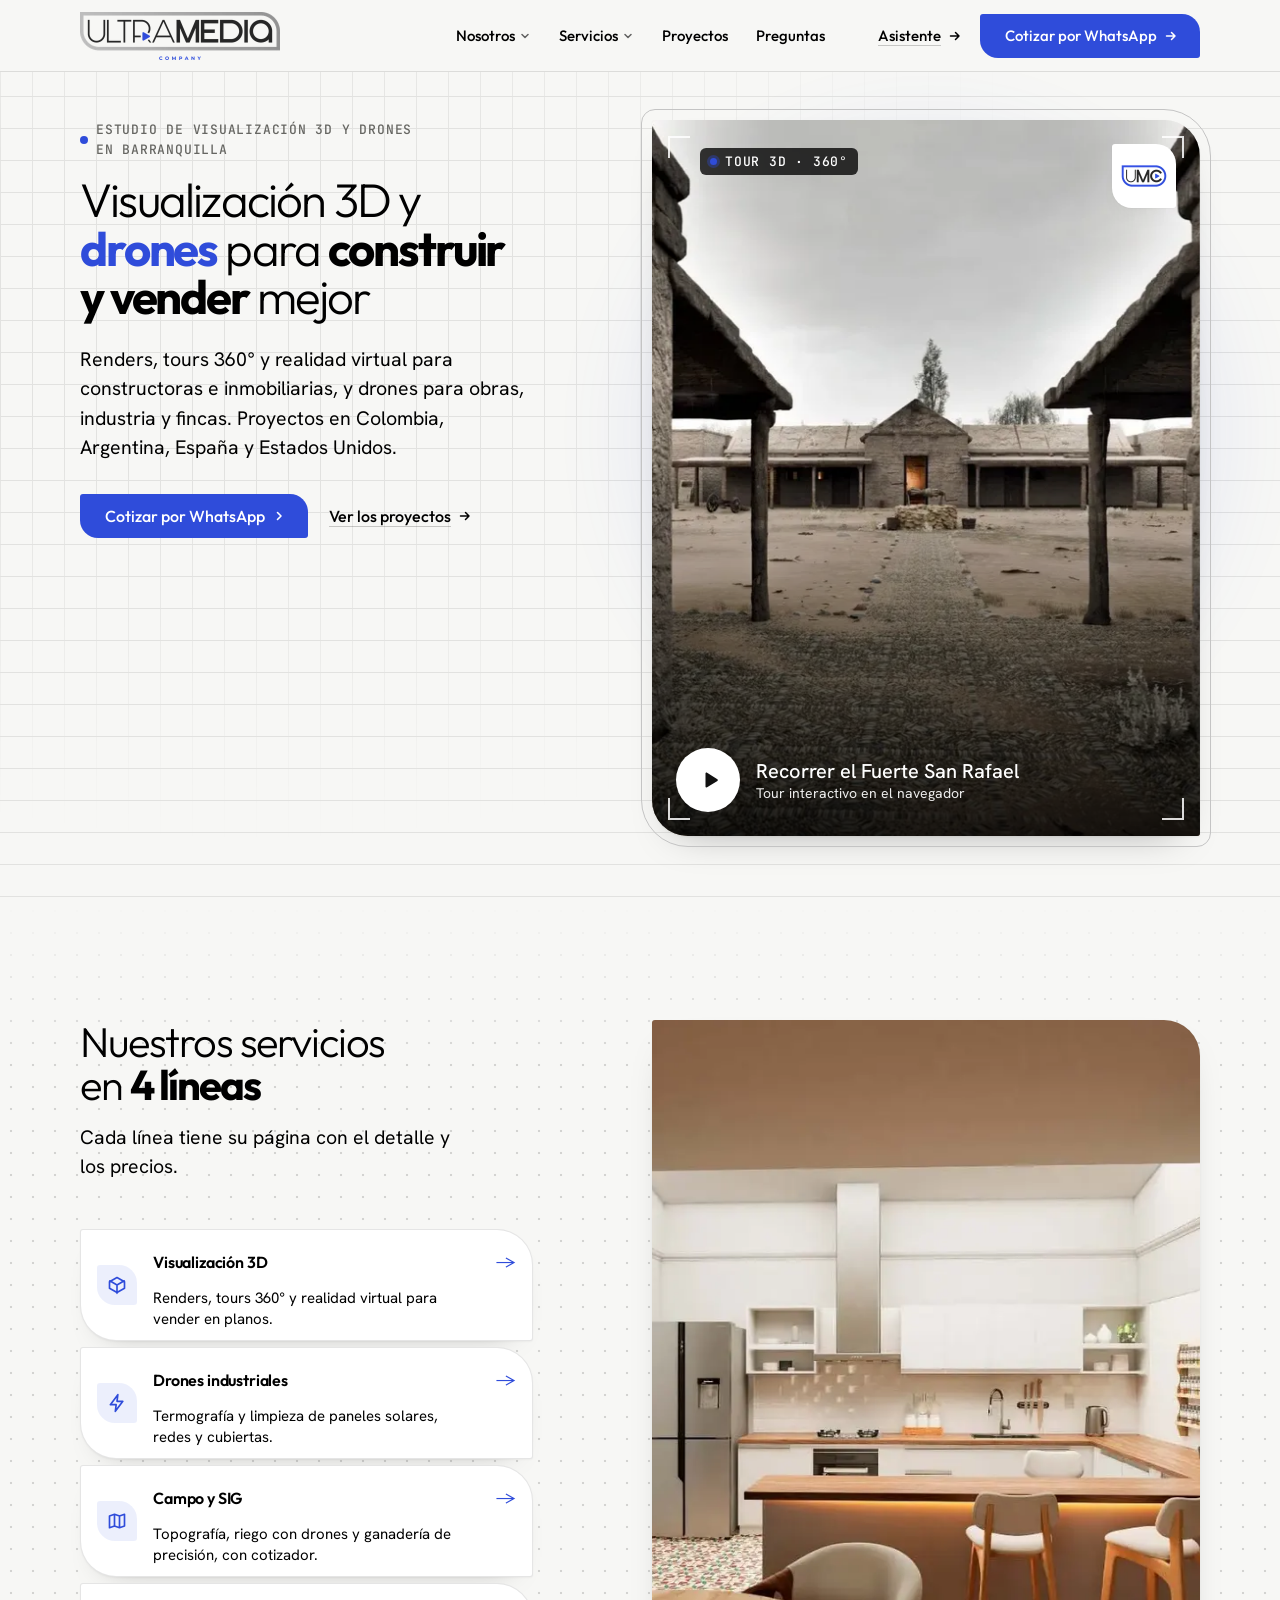
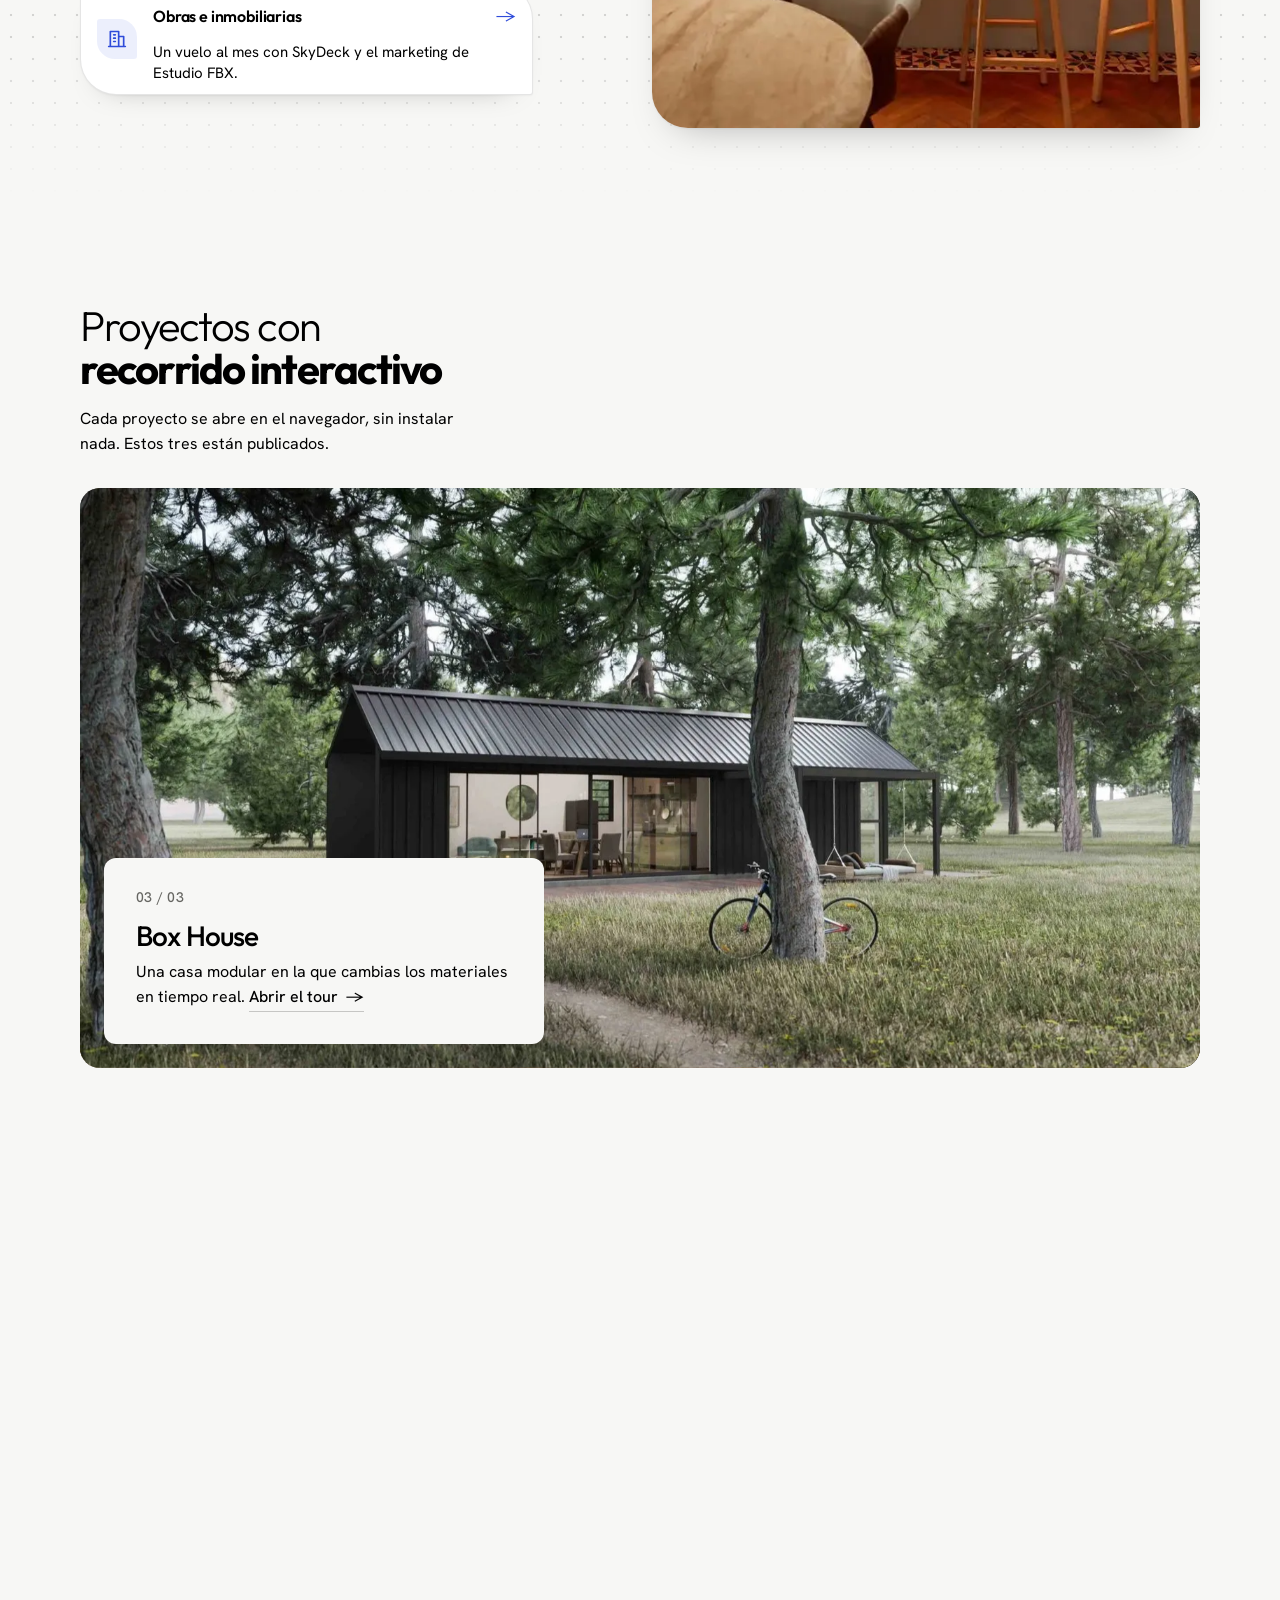
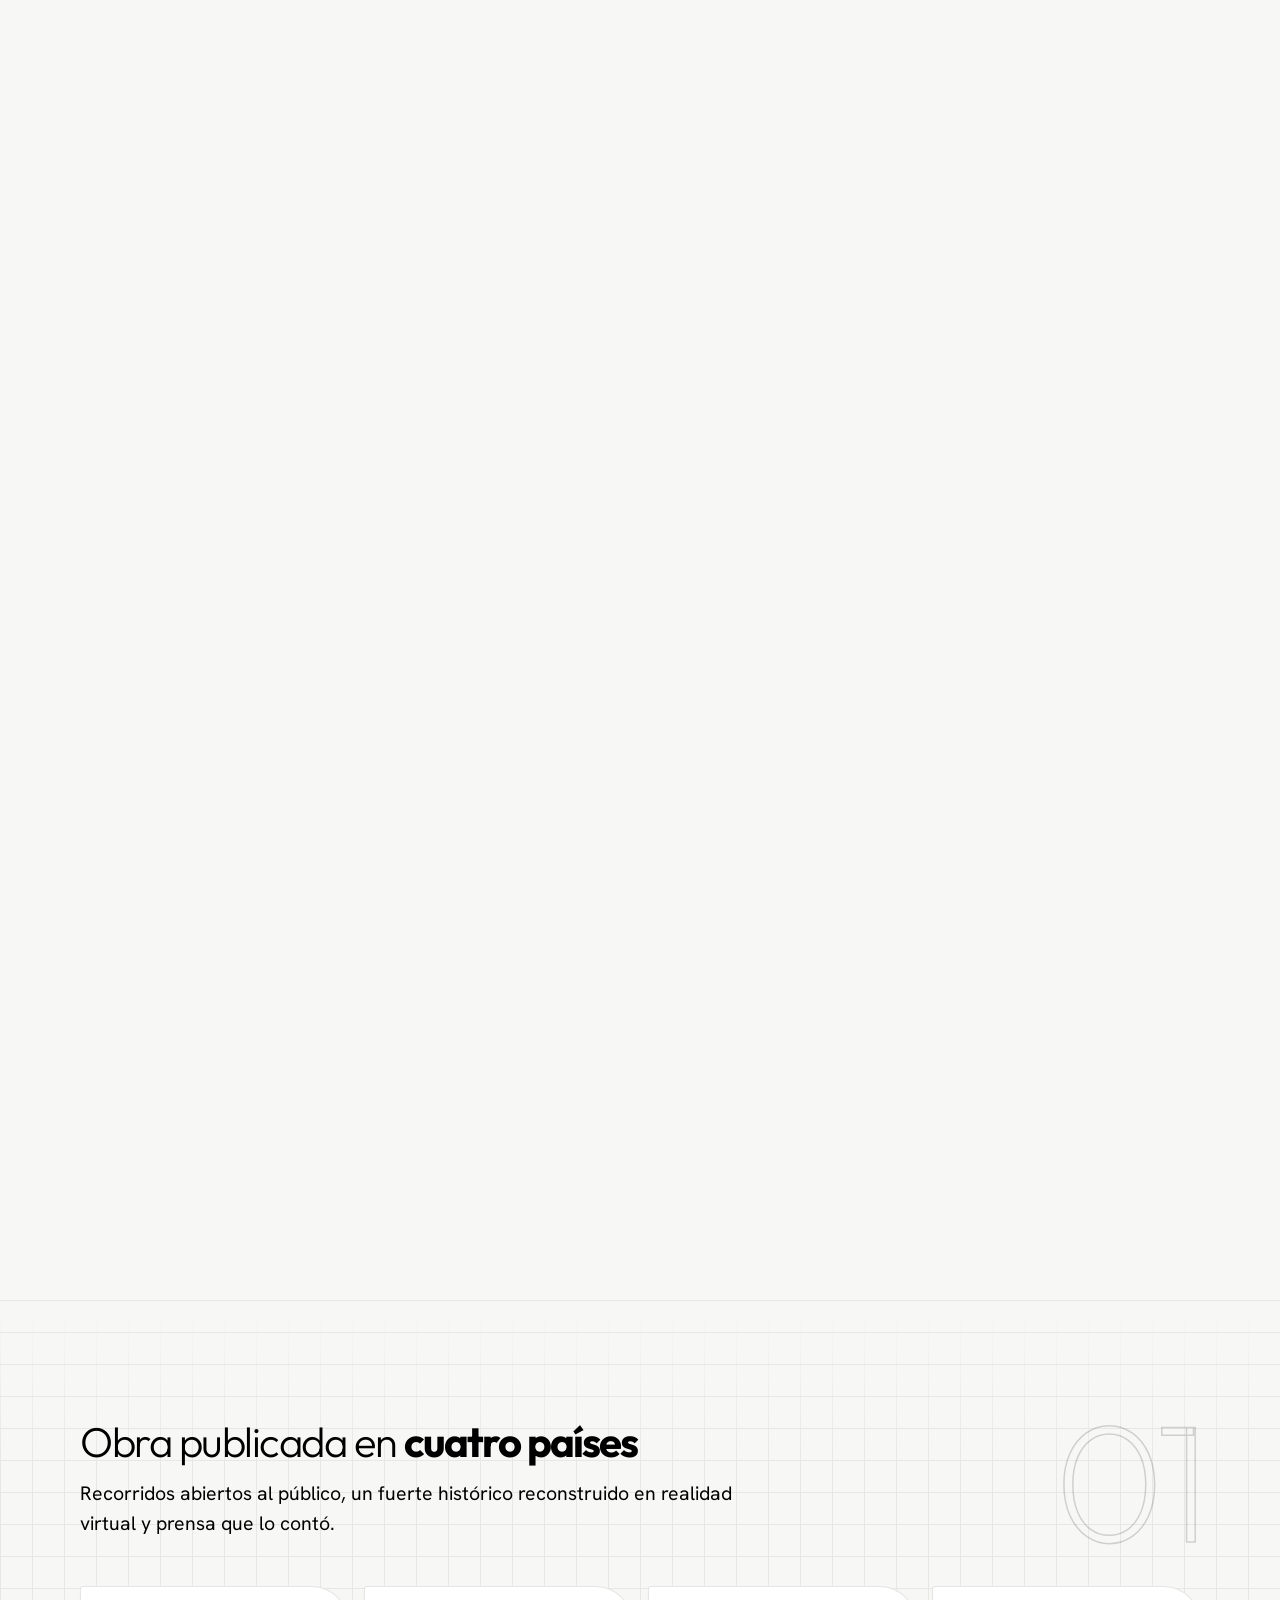
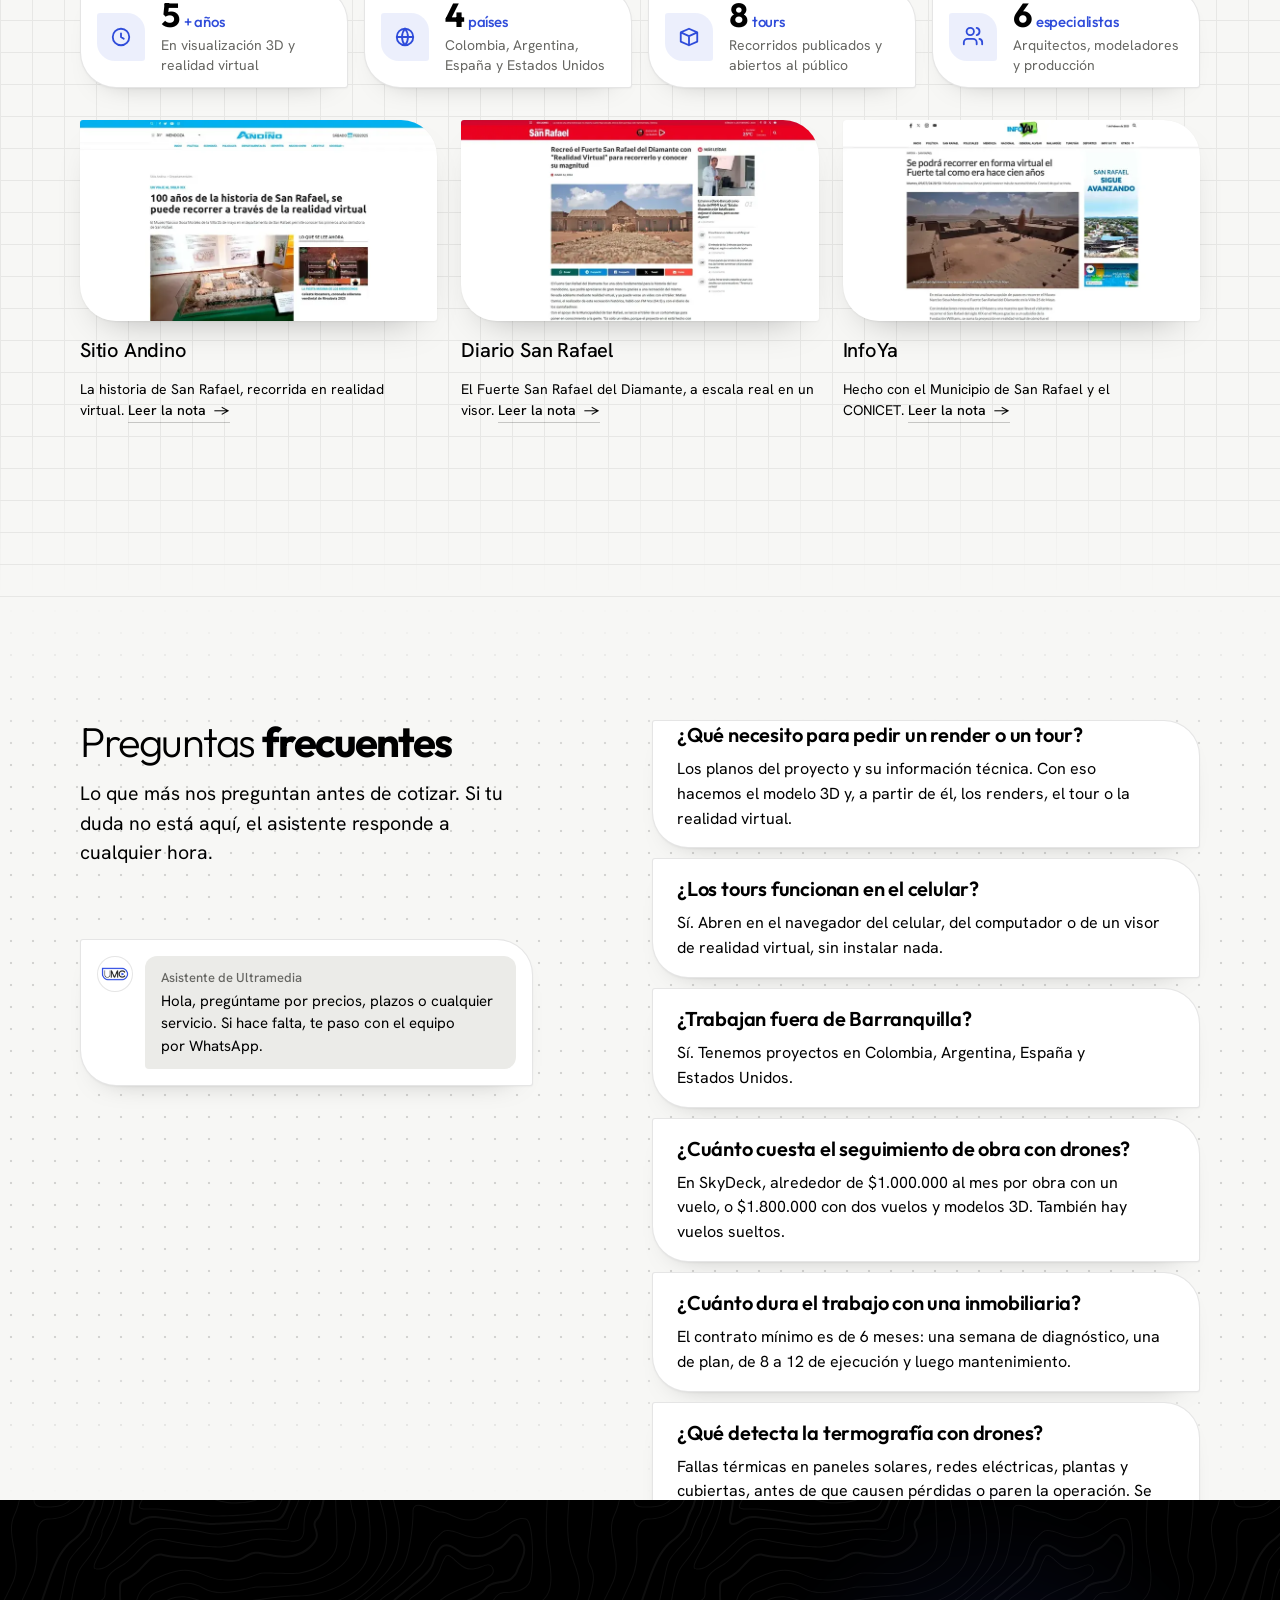
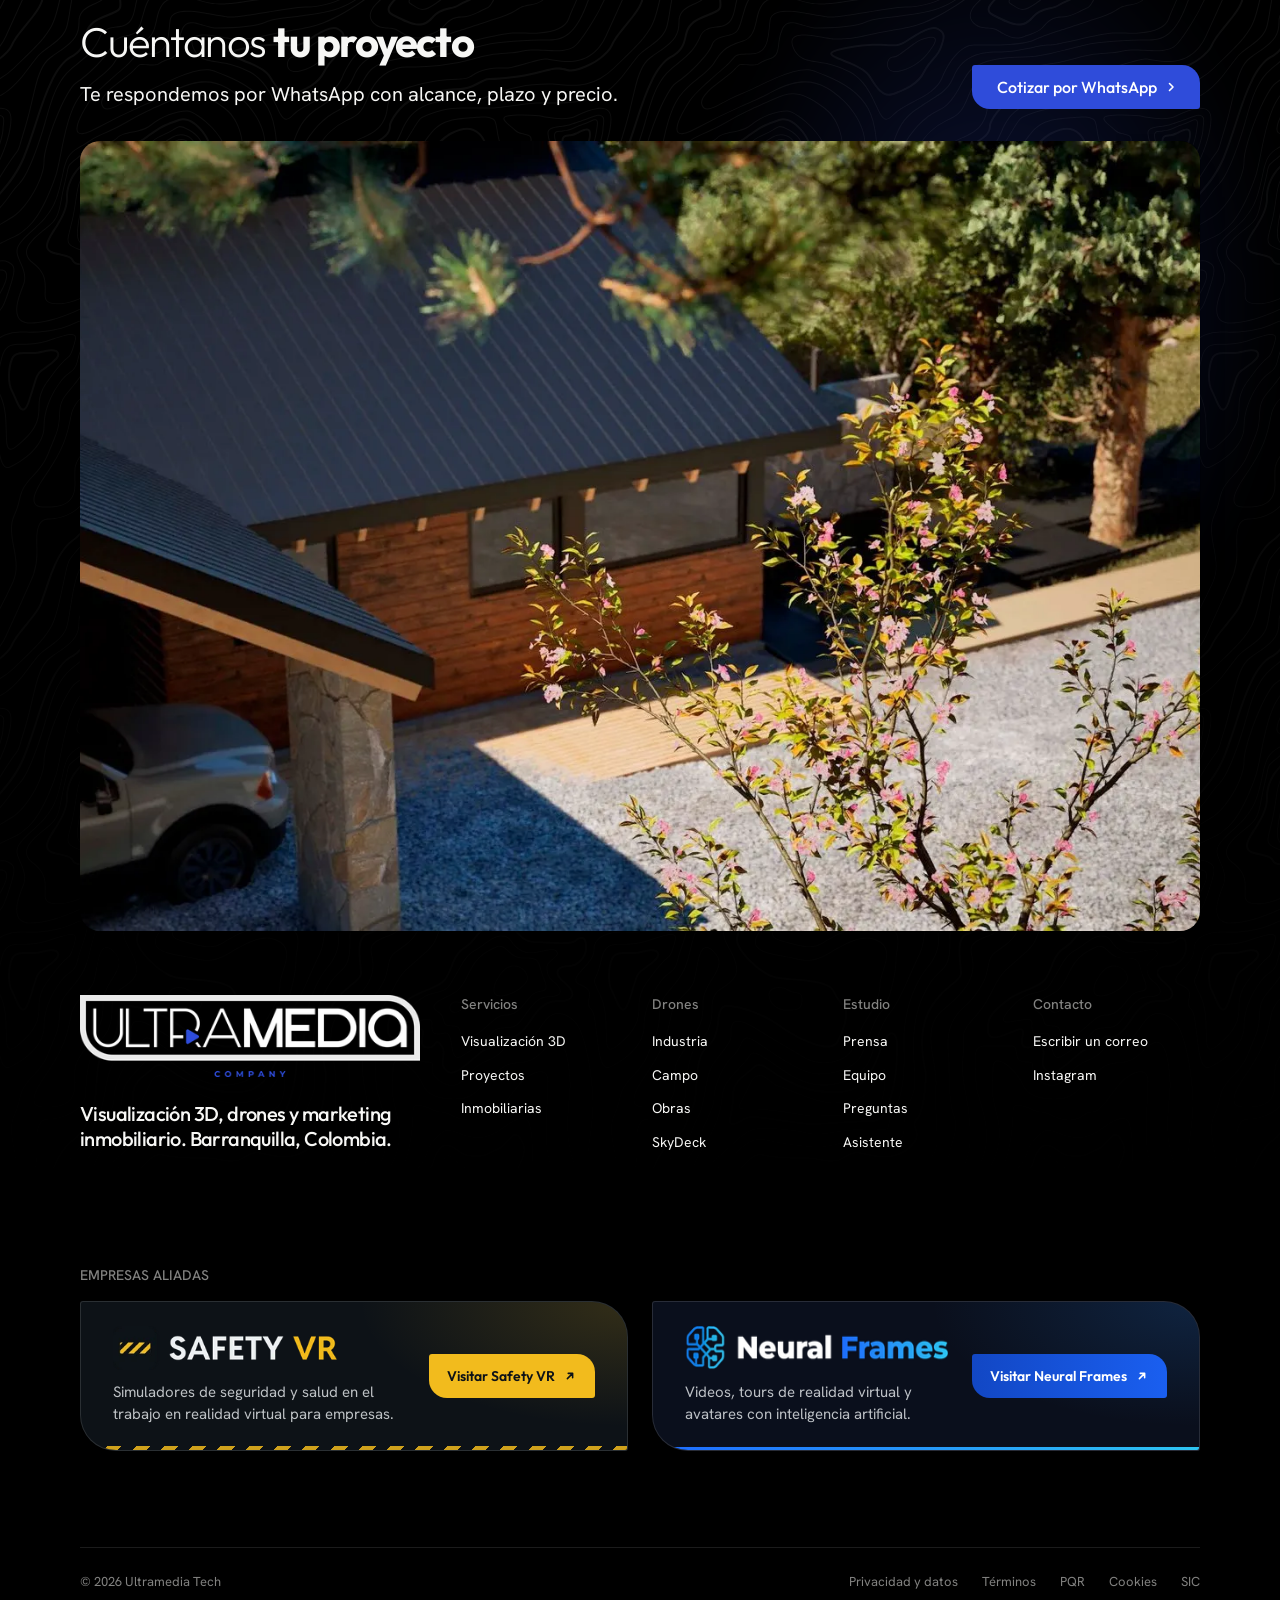
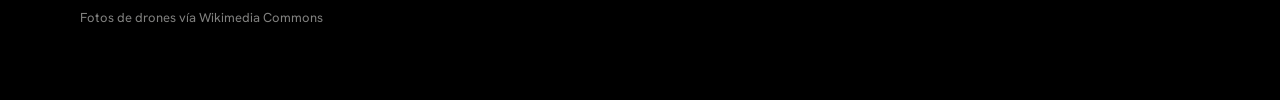
<file: index.html>
<!doctype html>
<html lang="es" data-type="service" data-radius="soft" data-buttons="arrow" data-motion>
<head>
<meta charset="utf-8">
<meta name="viewport" content="width=device-width, initial-scale=1, viewport-fit=cover">
<title>Ultramedia: visualización 3D, realidad virtual y drones en Barranquilla</title>
<meta name="description" content="Renders, tours 360° y realidad virtual para constructoras e inmobiliarias, termografía con drones para la industria y drones y SIG para fincas, desde Barranquilla.">
<meta property="og:type" content="website">
<meta property="og:title" content="Ultramedia: visualización 3D, realidad virtual y drones en Barranquilla">
<meta property="og:description" content="Tours 360°, realidad virtual, marketing inmobiliario y drones para obras e industria.">
<meta property="og:image" content="https://ultramedia.com.co/share.jpg">
<meta name="twitter:card" content="summary_large_image">
<link rel="icon" href="favicon-32.png" sizes="32x32" type="image/png">
<link rel="icon" href="favicon.svg" type="image/svg+xml">
<link rel="apple-touch-icon" href="apple-touch-icon.png">
<meta name="theme-color" content="#f7f7f5">
<link rel="canonical" href="https://ultramedia.com.co/">
<script type="application/ld+json">{"@context": "https://schema.org", "@type": "ProfessionalService", "name": "Ultramedia", "alternateName": "Ultramedia Tech", "url": "https://ultramedia.com.co/", "image": "https://ultramedia.com.co/share.jpg", "logo": "https://ultramedia.com.co/favicon.svg", "description": "Visualización 3D, tours 360°, realidad virtual, marketing inmobiliario y drones para obras e industria en Barranquilla.", "email": "jasonca95@gmail.com", "telephone": "+57 300 624 2963", "address": {"@type": "PostalAddress", "addressLocality": "Barranquilla", "addressRegion": "Atlántico", "addressCountry": "CO"}, "areaServed": ["Colombia", "Argentina", "España", "Estados Unidos"], "founder": {"@type": "Person", "name": "Jason Carrero"}, "sameAs": ["https://www.instagram.com/vrdev.ar/", "https://skydeck.dronesbaq.com"], "hasOfferCatalog": {"@type": "OfferCatalog", "name": "Servicios", "itemListElement": [{"@type": "Offer", "itemOffered": {"@type": "Service", "name": "Visualización 3D y renders"}}, {"@type": "Offer", "itemOffered": {"@type": "Service", "name": "Tours 360° y realidad virtual"}}, {"@type": "Offer", "itemOffered": {"@type": "Service", "name": "Termografía aérea con drones"}}, {"@type": "Offer", "itemOffered": {"@type": "Service", "name": "Seguimiento de obra con drones (SkyDeck)"}}, {"@type": "Offer", "itemOffered": {"@type": "Service", "name": "Marketing inmobiliario"}}, {"@type": "Offer", "itemOffered": {"@type": "Service", "name": "Topografía y drenajes con drones"}, "price": "160000", "priceCurrency": "COP"}, {"@type": "Offer", "itemOffered": {"@type": "Service", "name": "Agricultura de precisión con drones"}, "price": "190000", "priceCurrency": "COP"}, {"@type": "Offer", "itemOffered": {"@type": "Service", "name": "Diseño de cultivos"}, "price": "2500000", "priceCurrency": "COP"}, {"@type": "Offer", "itemOffered": {"@type": "Service", "name": "Diagnóstico predial"}, "price": "2200000", "priceCurrency": "COP"}, {"@type": "Offer", "itemOffered": {"@type": "Service", "name": "Ganadería de precisión"}, "price": "1500000", "priceCurrency": "COP"}]}}</script>
<meta name="site-kind" content="other">
<meta name="page-type" content="service">
<link rel="preconnect" href="https://fonts.googleapis.com">
<link rel="preconnect" href="https://fonts.gstatic.com" crossorigin>
<link href="https://fonts.googleapis.com/css2?family=Hanken+Grotesk:wght@400..700&family=JetBrains+Mono:wght@400..500&family=Outfit:wght@200..800&display=swap" rel="stylesheet">
<link rel="stylesheet" href="assets/system.css">
<link rel="stylesheet" href="assets/ui/cards.css">
<link rel="stylesheet" href="assets/motion/motion.css">
<link rel="stylesheet" href="assets/layout/layout.css">
<link rel="stylesheet" href="assets/icons/icon.css">
<style>
:root {
  --p-bg: #f7f7f5; --p-surface: #ebebe8; --p-ink: #000000; --p-muted: #666662;
  --p-accent: #2f4cda; --p-accent-ink: #ffffff; --p-action: #2f4cda; --p-action-ink: #ffffff;
  --p-inv-bg: #000000; --p-inv-surface: #010101; --p-inv-ink: #f7f7f5; --p-inv-muted: #828280;
  --p-inv-accent: #2f4cda; --p-inv-accent-ink: #ffffff; --p-inv-action: #2f4cda; --p-inv-action-ink: #ffffff;
  --font-display: "Outfit", "Hanken Grotesk", system-ui, sans-serif;
  --font-mono: "JetBrains Mono", ui-monospace, Consolas, monospace;
  --font-text: "Hanken Grotesk", system-ui, sans-serif;
  --display-weight: 500;
  --display-tracking: -0.03em;
  --display-tracking-xl: -0.038em;
}
</style>
<script>document.documentElement.classList.add('m-enter');setTimeout(()=>document.documentElement.classList.add('m-enter-done'),700)</script>
<script>document.documentElement.classList.add('mo-js');setTimeout(()=>document.documentElement.classList.add('mo-safe'),2500)</script>
<link rel="modulepreload" href="assets/moments/moments.js">
<link rel="modulepreload" href="assets/moments/lib.js">
<link rel="modulepreload" href="assets/moments/photo-chapters/moment.js">
<link rel="stylesheet" href="asistente.css?v=al4">
<link rel="stylesheet" href="marca.css?v=al4">
<!-- page CSS: inside visuals only -->
<style>
  #drones .pair { display: grid; gap: var(--s-5); height: 100%; grid-template-rows: 1fr 1fr; grid-template-columns: minmax(0, 1fr); min-width: 0; }
  #drones .pair .frame { min-height: 0; }
  .develop { margin: 0; border-radius: var(--r-lg); overflow: hidden; }
  .develop > img { display: block; width: 100%; height: 100%; object-fit: cover; }
  .tools { list-style: none; padding: 0; margin: var(--s-4) 0 0; display: flex; flex-wrap: wrap; gap: var(--s-3) var(--s-6); }
  .tools li { display: flex; flex-direction: column; align-items: flex-start; gap: var(--s-2); font-size: var(--t-small); }
  .tools li b { display: block; font-weight: 500; font-size: 15px; }
  @media (max-width: 639px) { .tools { flex-direction: column; gap: var(--s-4); } .tools li { flex-direction: row; align-items: center; gap: var(--s-3); } }
  /* short desktop screens: the hero words stay inside the frame, the close photo gives way to the links */
  @media (min-width: 1024px) and (max-height: 800px) { .hero--film h1 { font-size: clamp(36px, 6vh, 60px); } .hero--film .hero__lead { font-size: 16px; line-height: 1.5; } }
  @media (min-width: 1024px) and (max-width: 1279px) and (max-height: 800px) { .hero--film .hero__over > div { padding: var(--s-6); } }
  /* short screens: the hero grows with its words rather than letting the frame or the words spill out */
  @media (max-height: 780px) {
    main > .hero.hero--film { height: auto; min-height: 100svh; display: flex; flex-direction: column; }
    .hero--film > .wrap, .hero--film .hero-text { flex: 1 0 auto; display: flex; flex-direction: column; }
    .hero--film .hero__media { min-height: 0; flex: 1 0 auto; }
    .hero--film .hero__over { position: relative; }
  }
  @media (max-height: 760px) { .closing .close__media { display: none; } }
  #inmobiliarias .panel { --p-h: 330px; }
  #metodo .metodo__pic { aspect-ratio: 1 / 1; }
  @media (min-width: 1024px) and (max-width: 1279px) { #inmobiliarias .panel { --p-h: 300px; } #inmobiliarias .card { grid-column: span 4; } }
  .chat { height: min(560px, 66svh); }
  #equipo .tile__media { --tile-ratio: 4 / 5; }
  @media (max-width: 1023px) { #drones .pair { grid-template-rows: none; } #drones .pair .frame { aspect-ratio: 3 / 2; } }
  @media (max-width: 1023px) { #metodo .metodo__pic { aspect-ratio: 3 / 2; } }
  @media (max-width: 639px) { #inmobiliarias .panel { --p-h: 180px; } .chat { height: auto; } .chat__log { height: 320px; } #inmobiliarias .panel { --p-h: 260px; } #metodo .metodo__pic { aspect-ratio: 10 / 19; } #equipo .tile__media { --tile-ratio: 3 / 5; } }
  @media (max-width: 1279px) { #servicios .lead-more { display: none; } }
  @media (min-width: 640px) and (max-width: 1023px) {
    #drones, #inmobiliarias, #equipo { --h: 2; }
    #equipo .tile { grid-column: span 6; }
  }
  @media (max-width: 639px) { #equipo .tile { grid-column: span 6; } }
  /* services list: the photo crossfades to the row under the pointer (200ms, opacity only) */
  [data-peek] .frame__img { transition: opacity 200ms cubic-bezier(0.23, 1, 0.32, 1), visibility 0s linear 0s; }
  [data-peek] .frame__img[hidden] { display: block; opacity: 0; visibility: hidden; transition: opacity 200ms cubic-bezier(0.23, 1, 0.32, 1), visibility 0s linear 200ms; }
  @media (prefers-reduced-motion: reduce) { [data-peek] .frame__img, [data-peek] .frame__img[hidden] { transition: none; } }
  html.at-footer nav.actionbar { transform: translateY(110%); visibility: hidden; transition: transform 200ms cubic-bezier(0.23, 1, 0.32, 1), visibility 0s linear 200ms; }
  .hero--film .hero__media { background: #2b2722 url('[data-uri]') center / cover no-repeat; }
  /* depth and motion: a soft lift under every picture, the hero photo settling once on load,
     a faint accent light in the dark drones band */
  :root { --ease-out: cubic-bezier(0.23, 1, 0.32, 1); --lift: 0 1px 2px rgba(0,0,0,.05), 0 18px 40px -24px rgba(0,0,0,.35); }
  .frame--photo, .tile__media, .panel:has(> img), .develop, .close__media { box-shadow: var(--lift); }
  .ground-inverse .frame--photo { box-shadow: 0 24px 60px -30px rgba(47, 76, 218,.45); }
  @media (min-width: 1024px) { #drones { background-image: radial-gradient(60% 50% at 100% 0%, rgba(47, 76, 218,.16), transparent 70%), radial-gradient(40% 40% at 0% 100%, rgba(255,255,255,.05), transparent 70%); } }
  .hero__media > picture > img { animation: hero-settle 1400ms var(--ease-out) both; }
  @keyframes hero-settle { from { transform: scale(1.06); } to { transform: scale(1); } }
  @media (prefers-reduced-motion: reduce) { .hero__media > picture > img { animation: none; } }
  /* facts strip and press row */
  .facts { display: grid; grid-template-columns: repeat(4, minmax(0, 1fr)); gap: var(--s-5); margin: 0 0 var(--s-7); padding: var(--s-5) 0; }
  .facts > div { display: flex; flex-direction: column-reverse; gap: var(--s-2); }
  .facts dt { font-size: var(--t-small); color: var(--muted); }
  .facts dd { margin: 0; font: var(--display-weight) var(--t-stat)/1 var(--font-display); letter-spacing: var(--display-tracking); }
  .press-row { align-content: start; }
  .press-row .tile p { color: var(--ink); }
  .legal-links { display: flex; flex-wrap: wrap; gap: var(--s-2) var(--s-5); }
  @media (max-width: 639px) { .facts { grid-template-columns: repeat(2, minmax(0, 1fr)); } }
  /* type: balanced headings, no lone last word in paragraphs, crisp glyphs, numbers that line up */
  body { -webkit-font-smoothing: antialiased; -moz-osx-font-smoothing: grayscale; text-rendering: optimizeLegibility; font-kerning: normal; }
  h1, h2, h3, .t-card { text-wrap: balance; }
  p, li, .hero__lead { text-wrap: pretty; }
  .rows__value { font-variant-numeric: tabular-nums; white-space: nowrap; }
  /* short or narrow screens: a section grows with its content instead of laying it over the next one,
     and the block that fills the screen never shrinks below what it holds */
  @media (min-width: 640px) and (max-width: 1279px), (min-width: 1280px) and (max-height: 860px) {
    main > :is(section, .section):not(.hero, [data-moment]), footer.closing { height: auto; min-height: calc(var(--h, 1) * 100svh); display: flex; flex-direction: column; }
    main > :is(section, .section):not(.hero, [data-moment]) > .wrap, footer.closing > .wrap { flex: 1 0 auto; height: auto; }
    main > :is(section, .section) > .wrap > .fill { flex: 1 0 auto; min-height: auto; }
  }
  @media (max-width: 639px) { main > :is(section, .section) > .wrap > .fill { flex: 1 0 auto; min-height: auto; } }
</style>
</head>
<body>
<!-- type: service
     deal: hero film, nav nav-centre, close close-photo, footer footer-dark, rhythm surface-pairs, buttons arrow, mark ring, grounds none
     palette card-pastels (off-white ground with a magenta accent: the renders and photographs carry the colour), type hanken
     moments: photo-chapters in #proyectos -->
<header class="nav nav--centre">
  <div class="wrap nav__bar">
    <a class="skip-link" href="#top">Saltar al contenido</a>
    <a class="nav__logo" href="index.html"><img class="nav__logo-img" src="assets/img/marca/logo-ultramedia-400.webp" srcset="assets/img/marca/logo-ultramedia-400.webp 400w, assets/img/marca/logo-ultramedia-800.webp 800w" sizes="200px" width="400" height="96" alt="Ultramedia Company"></a>
    <nav class="nav__links" aria-label="Principal">
      <div class="nav__item">
        <a class="nav__link" href="nosotros.html">Nosotros <svg class="chev" viewBox="0 0 12 12" aria-hidden="true"><path d="M3 4.5l3 3 3-3" fill="none" stroke="currentColor" stroke-width="1.5" stroke-linecap="round" stroke-linejoin="round"/></svg></a>
        <div class="nav__menu">
          <div class="wrap grid">
            <div class="menu-col span-3">
              <p class="t-label">Quiénes somos</p>
              <a href="nosotros.html#historia">Ultramedia y Estudio FBX<span>Un estudio de visualización 3D y drones que suma el marketing inmobiliario</span></a>
              <a href="#estudio">Obra publicada<span>Cuatro países, tours abiertos al público y prensa</span></a>
            </div>
            <div class="menu-col span-3">
              <p class="t-label">Cómo trabajamos</p>
              <a href="nosotros.html#metodo">Método en cuatro etapas<span>Diagnóstico, plan, ejecución y mantenimiento</span></a>
              <a href="nosotros.html#equipo">Equipo<span>Arquitectos, modeladores y producción</span></a>
            </div>
            <div class="menu-col span-3">
              <p class="t-label">Ayuda</p>
              <a href="#faq">Preguntas frecuentes<span>Plazos, precios y entregables</span></a>
              <a href="https://wa.me/573006242963" target="_blank" rel="noopener" data-chat-open>Asistente<span>Responde a cualquier hora y pasa a WhatsApp</span></a>
            </div>
          </div>
        </div>
      </div>
      <div class="nav__item">
        <a class="nav__link" href="servicios.html">Servicios <svg class="chev" viewBox="0 0 12 12" aria-hidden="true"><path d="M3 4.5l3 3 3-3" fill="none" stroke="currentColor" stroke-width="1.5" stroke-linecap="round" stroke-linejoin="round"/></svg></a>
        <div class="nav__menu">
          <div class="wrap grid">
            <div class="menu-col span-3">
              <p class="t-label">01 · Visualización 3D</p>
              <a href="servicios.html#servicios">Renders y modelado 3D<span>Imágenes fotorrealistas desde tus planos</span></a>
              <a href="servicios.html#servicios">Tours 360° y realidad virtual<span>Recorridos en el navegador, el celular o un visor</span></a>
            </div>
            <div class="menu-col span-3">
              <p class="t-label">02 · Drones industriales</p>
              <a href="servicios.html#drones">Termografía aérea<span>Paneles solares, redes eléctricas y cubiertas</span></a>
              <a href="servicios.html#drones">Limpieza de paneles solares<span>Lavado con dron, sin andamios</span></a>
              <a href="servicios.html#drones">Mapas y modelos 3D<span>Topografía y estudios hidrológicos</span></a>
            </div>
            <div class="menu-col span-3">
              <p class="t-label">03 · Campo y SIG</p>
              <a href="servicios.html#campo">Topografía y agricultura<span>Desde $160.000 por hectárea, con cotizador</span></a>
              <a href="servicios.html#campo">Riego y aspersión con drones<span>Desde $110.000 por hectárea</span></a>
              <a href="servicios.html#campo">Ganadería de precisión<span>Conteo de animales y estado de potreros</span></a>
            </div>
            <div class="menu-col span-3">
              <p class="t-label">04 · Obras e inmobiliarias</p>
              <a href="servicios.html#skydeck">SkyDeck<span>Un vuelo al mes para seguir cada obra</span></a>
              <a href="servicios.html#inmobiliarias">Marketing inmobiliario<span>Fotografía, tours y campañas para vender</span></a>
            </div>
          </div>
        </div>
      </div>
      <div class="nav__item"><a class="nav__link" href="#proyectos">Proyectos</a></div>
      <div class="nav__item"><a class="nav__link" href="#faq">Preguntas</a></div>
    </nav>
    <div class="nav__actions">
      <a class="btn btn--primary" href="https://wa.me/573006242963" target="_blank" rel="noopener" data-wa>Cotizar por WhatsApp</a>
    </div>
    <button class="nav__toggle" type="button" aria-expanded="false" aria-label="Menú">
      <svg width="18" height="18" viewBox="0 0 18 18" aria-hidden="true"><path d="M2 5h14M2 13h14" stroke="currentColor" stroke-width="1.6" stroke-linecap="round"/></svg>
    </button>
  </div>
</header>

<main id="top">
  <section class="hero hero--split tex tex--grid" data-enter aria-labelledby="hero-h">
    <div class="wrap"><div class="hero-text grid hero__grid">
      <div class="hero__text span-5">
        <p class="hero__kicker"><span class="dot" aria-hidden="true"></span>Estudio de visualización 3D y drones en Barranquilla</p>
        <h1 id="hero-h">Visualización 3D y <strong class="hl">drones</strong> para <strong>construir y vender</strong> mejor</h1>
        <p class="hero__lead">Renders, tours 360° y realidad virtual para constructoras e inmobiliarias, y drones para obras, industria y fincas. Proyectos en Colombia, Argentina, España y Estados Unidos.</p>
        <div class="btn-row">
          <a class="btn btn--primary" href="https://wa.me/573006242963" target="_blank" rel="noopener" data-wa>Cotizar por WhatsApp<svg class="m-arrow" viewBox="0 0 12 12" aria-hidden="true"><path class="m-arrow__stem" d="M1 6h8"/><path class="m-arrow__head" d="M4.5 2.5 8 6l-3.5 3.5"/></svg></a>
          <a class="btn btn--secondary" href="#proyectos">Ver los proyectos</a>
        </div>
      </div>
      <div class="hero__media hero-card span-6 start-7">
        <picture><source media="(max-width: 639px)" srcset="assets/img/fuerte-phone.webp"><img src="assets/img/fuerte.webp" srcset="assets/img/fuerte-800.webp 800w, assets/img/fuerte-1200.webp 1200w, assets/img/fuerte.webp 1600w" sizes="(max-width: 1023px) 100vw, 900px" width="1600" height="973" alt="Patio del Fuerte San Rafael del Diamante reconstruido en 3D, con muros de adobe y galerías de madera" fetchpriority="high" data-source="client" data-subject="Fuerte San Rafael"></picture>
        <span class="hero-card__hud" aria-hidden="true"></span><p class="hero-card__geo" aria-hidden="true">Tour 3D · 360°</p><span class="hero-badge" aria-hidden="true"><img class="umc" src="assets/img/marca/umc-96.webp" width="96" height="96" alt="UMC, Ultramedia Company"></span>
        <a class="ly-play" href="https://estudiofbx.com/fuertesanrafael/" target="_blank" rel="noopener">
          <span class="ly-play__disc"><svg viewBox="0 0 18 18" aria-hidden="true"><path d="M4.5 2.6v12.8c0 .8.9 1.3 1.6.9l10.3-6.4c.6-.4.6-1.3 0-1.7L6.1 1.7c-.7-.4-1.6.1-1.6.9Z" fill="currentColor"/></svg></span>
          <span class="ly-play__label">Recorrer el Fuerte San Rafael<small>Tour interactivo en el navegador</small></span>
        </a>
      </div>
    </div></div>
  </section>

  <section class="section tex tex--dots" id="lineas" aria-labelledby="lineas-h">
    <div class="wrap">
      <div class="grid grid--top fill">
        <div class="span-5 stack-5">
          <div class="section-head">
            <h2 id="lineas-h">Nuestros servicios en <strong>4 líneas</strong></h2>
            <p>Cada línea tiene su página con el detalle y los precios.</p>
          </div>
          <ul class="rows lineas">
            <li class="linea"><span class="chip chip--row rows__icon" aria-hidden="true"><svg viewBox="0 0 24 24" fill="none" stroke="currentColor" stroke-width="2" stroke-linecap="round" stroke-linejoin="round"><path d="M21 16V8l-9-5-9 5v8l9 5 9-5ZM3.3 7 12 12l8.7-5M12 22V12"/></svg></span><a class="rows__name" href="servicios.html#servicios">Visualización 3D</a><p>Renders, tours 360° y realidad virtual para vender en planos.</p><span class="rows__value" aria-hidden="true">→</span></li>
            <li class="linea"><span class="chip chip--row rows__icon" aria-hidden="true"><svg viewBox="0 0 24 24" fill="none" stroke="currentColor" stroke-width="2" stroke-linecap="round" stroke-linejoin="round"><path d="M13 2 4 14h7l-1 8 9-12h-7l1-8Z"/></svg></span><a class="rows__name" href="servicios.html#drones">Drones industriales</a><p>Termografía y limpieza de paneles solares, redes y cubiertas.</p><span class="rows__value" aria-hidden="true">→</span></li>
            <li class="linea"><span class="chip chip--row rows__icon" aria-hidden="true"><svg viewBox="0 0 24 24" fill="none" stroke="currentColor" stroke-width="2" stroke-linecap="round" stroke-linejoin="round"><path d="M9 4 3 6v14l6-2 6 2 6-2V4l-6 2-6-2ZM9 4v14M15 6v14"/></svg></span><a class="rows__name" href="servicios.html#campo">Campo y SIG</a><p>Topografía, riego con drones y ganadería de precisión, con cotizador.</p><span class="rows__value" aria-hidden="true">→</span></li>
            <li class="linea"><span class="chip chip--row rows__icon" aria-hidden="true"><svg viewBox="0 0 24 24" fill="none" stroke="currentColor" stroke-width="2" stroke-linecap="round" stroke-linejoin="round"><path d="M4 21V3h10v18M14 9h6v12M8 7h2M8 11h2M8 15h2M2 21h20"/></svg></span><a class="rows__name" href="servicios.html#skydeck">Obras e inmobiliarias</a><p>Un vuelo al mes con SkyDeck y el marketing de Estudio FBX.</p><span class="rows__value" aria-hidden="true">→</span></li>
          </ul>
        </div>
        <div class="frame frame--photo frame--fill span-6 start-7">
          <img class="frame__img" src="assets/img/rendering.webp" srcset="assets/img/rendering-640.webp 640w, assets/img/rendering-800.webp 800w, assets/img/rendering-1200.webp 1200w, assets/img/rendering.webp 1400w" sizes="(max-width: 639px) calc(100vw - 48px), (max-width: 1023px) calc(100vw - 96px), 1140px" width="1400" height="933" alt="Render fotorrealista de una cocina con isla de mármol y luz cálida" loading="lazy" data-source="client" data-subject="render">
        </div>
      </div>
    </div>
  </section>

  <section class="section" id="proyectos" data-moment="photo-chapters" aria-labelledby="proyectos-h">
    <div class="wrap mo-ph">
      <div class="mo-ph__head"><h2 id="proyectos-h">Proyectos con <strong>recorrido interactivo</strong></h2><p>Cada proyecto se abre en el navegador, sin instalar nada. Estos tres están publicados.</p></div>
      <ol class="mo-ph__list">
        <li class="mo-ph__ch">
          <figure class="mo-ph__pic"><img loading="lazy" src="assets/img/plaza-urbina.webp" srcset="assets/img/plaza-urbina-phone.webp 621w, assets/img/plaza-urbina-1200.webp 1200w, assets/img/plaza-urbina.webp 1600w" sizes="(max-width: 639px) calc(100vw - 48px), (max-width: 1023px) calc(100vw - 96px), 1280px" alt="Plaza Urbina remodelada, con jardines, escaleras y una cubierta verde entre edificios" width="1600" height="900"></figure>
          <h3>Plaza Urbina, Ambato</h3>
          <p>La remodelación del mercado, recorrida antes de la obra. <a class="link" href="https://3dspaceinc.com/PlazaUrbina/" target="_blank" rel="noopener">Abrir el tour</a></p>
        </li>
        <li class="mo-ph__ch">
          <figure class="mo-ph__pic"><img loading="lazy" src="assets/img/san-martin.webp" srcset="assets/img/san-martin-phone.webp 700w, assets/img/san-martin-1200.webp 1200w, assets/img/san-martin.webp 1600w" sizes="(max-width: 639px) calc(100vw - 48px), (max-width: 1023px) calc(100vw - 96px), 1280px" alt="Cocina y comedor de un departamento con luz natural y paredes blancas" width="1600" height="1613"></figure>
          <h3>Casa San Martín</h3>
          <p>Un departamento compacto con patio, ambiente por ambiente. <a class="link" href="https://estudiofbx.com/SanMartin" target="_blank" rel="noopener">Abrir el tour</a></p>
        </li>
        <li class="mo-ph__ch">
          <figure class="mo-ph__pic"><img loading="lazy" src="assets/img/box-house.webp" srcset="assets/img/box-house-phone.webp 621w, assets/img/box-house-1200.webp 1200w, assets/img/box-house.webp 1600w" sizes="(max-width: 639px) calc(100vw - 48px), (max-width: 1023px) calc(100vw - 96px), 1280px" alt="Casa modular negra en un claro de bosque, con una bicicleta apoyada en la entrada" width="1600" height="900"></figure>
          <h3>Box House</h3>
          <p>Una casa modular en la que cambias los materiales en tiempo real. <a class="link" href="https://estudiofbx.com/BoxHouse/" target="_blank" rel="noopener">Abrir el tour</a></p>
        </li>
      </ol>
    </div>
  </section>

  <section class="section tex tex--grid" id="estudio" style="--hm: 2" aria-labelledby="estudio-h">
    <div class="wrap">
      <div class="section-head">
        <h2 id="estudio-h">Obra publicada en <strong>cuatro países</strong></h2>
        <p>Recorridos abiertos al público, un fuerte histórico reconstruido en realidad virtual y prensa que lo contó.</p>
      </div>
      <ul class="figs" aria-label="Ultramedia en cifras"><li class="fig"><span class="chip" aria-hidden="true"><svg viewBox="0 0 24 24" fill="none" stroke="currentColor" stroke-width="2" stroke-linecap="round" stroke-linejoin="round"><path d="M12 8v4l3 2M12 3a9 9 0 1 0 0 18 9 9 0 0 0 0-18Z"/></svg></span><p class="fig__num">5<span>+ años</span></p><p>En visualización 3D y realidad virtual</p></li><li class="fig"><span class="chip" aria-hidden="true"><svg viewBox="0 0 24 24" fill="none" stroke="currentColor" stroke-width="2" stroke-linecap="round" stroke-linejoin="round"><path d="M3 12h18M12 3a14 14 0 0 1 0 18M12 3a14 14 0 0 0 0 18M12 3a9 9 0 1 0 0 18 9 9 0 0 0 0-18Z"/></svg></span><p class="fig__num">4<span>países</span></p><p>Colombia, Argentina, España y Estados Unidos</p></li><li class="fig"><span class="chip" aria-hidden="true"><svg viewBox="0 0 24 24" fill="none" stroke="currentColor" stroke-width="2" stroke-linecap="round" stroke-linejoin="round"><path d="M3 7l9-4 9 4-9 4-9-4ZM3 7v10l9 4 9-4V7M12 11v10"/></svg></span><p class="fig__num">8<span>tours</span></p><p>Recorridos publicados y abiertos al público</p></li><li class="fig"><span class="chip" aria-hidden="true"><svg viewBox="0 0 24 24" fill="none" stroke="currentColor" stroke-width="2" stroke-linecap="round" stroke-linejoin="round"><path d="M16 20v-2a4 4 0 0 0-4-4H6a4 4 0 0 0-4 4v2M9 10a4 4 0 1 0 0-8 4 4 0 0 0 0 8ZM22 20v-2a4 4 0 0 0-3-3.9M16 2.1a4 4 0 0 1 0 7.8"/></svg></span><p class="fig__num">6<span>especialistas</span></p><p>Arquitectos, modeladores y producción</p></li></ul>
      <div class="grid press-row fill">
        <a class="tile tile--wide span-4" href="https://www.sitioandino.com.ar/departamentales/100-anos-la-historia-san-rafael-se-puede-recorrer-traves-la-realidad-virtual-n5679961" target="_blank" rel="noopener">
          <div class="tile__media"><img loading="lazy" src="assets/img/press-andino.webp" width="760" height="417" alt="Nota de Sitio Andino sobre el recorrido en realidad virtual por la historia de San Rafael" data-source="client" data-subject="prensa"></div>
          <div class="tile__head"><h3>Sitio Andino</h3></div>
          <p class="t-small">La historia de San Rafael, recorrida en realidad virtual. <span class="link">Leer la nota</span></p>
        </a>
        <a class="tile tile--wide span-4" href="https://diariosanrafael.com.ar/recreo-el-fuerte-san-rafael-del-diamante-con-realidad-virtual-para-recorrerlo-y-conocer-su-magnitud/" target="_blank" rel="noopener">
          <div class="tile__media"><img loading="lazy" src="assets/img/press-diario.webp" width="760" height="417" alt="Nota de Diario San Rafael sobre la recreación del Fuerte San Rafael del Diamante" data-source="client" data-subject="prensa"></div>
          <div class="tile__head"><h3>Diario San Rafael</h3></div>
          <p class="t-small">El Fuerte San Rafael del Diamante, a escala real en un visor. <span class="link">Leer la nota</span></p>
        </a>
        <a class="tile tile--wide span-4" href="https://www.diarioinfoya.com.ar/" target="_blank" rel="noopener">
          <div class="tile__media"><img loading="lazy" src="assets/img/press-infoya.webp" width="760" height="417" alt="Nota de InfoYa sobre el recorrido virtual del Fuerte San Rafael del Diamante" data-source="client" data-subject="prensa"></div>
          <div class="tile__head"><h3>InfoYa</h3></div>
          <p class="t-small">Hecho con el Municipio de San Rafael y el CONICET. <span class="link">Leer la nota</span></p>
        </a>
      </div>
    </div>
  </section>

  <section class="section tex tex--dots" id="faq" aria-labelledby="preguntas-h">
    <div class="wrap">
      <div class="grid grid--top">
        <div class="span-5 faq__intro">
          <div class="section-head">
            <h2 id="preguntas-h">Preguntas <strong>frecuentes</strong></h2>
            <p>Lo que más nos preguntan antes de cotizar. Si tu duda no está aquí, el asistente responde a cualquier hora.</p>
          </div>
          <div class="faq-bot" data-ui="chat">
            <span class="faq-bot__av" aria-hidden="true"><img class="umc" loading="lazy" src="assets/img/marca/umc-96.webp" width="96" height="96" alt="UMC, Ultramedia Company"></span>
            <p class="faq-bot__msg"><b>Asistente de Ultramedia</b>Hola, pregúntame por precios, plazos o cualquier servicio. Si hace falta, te paso con el equipo por WhatsApp.</p>
          </div>
        </div>
        <div class="faq span-6 start-7">
          <div class="faq__item"><h3>¿Qué necesito para pedir un render o un tour?</h3><p>Los planos del proyecto y su información técnica. Con eso hacemos el modelo 3D y, a partir de él, los renders, el tour o la realidad virtual.</p></div>
          <div class="faq__item"><h3>¿Los tours funcionan en el celular?</h3><p>Sí. Abren en el navegador del celular, del computador o de un visor de realidad virtual, sin instalar nada.</p></div>
          <div class="faq__item"><h3>¿Trabajan fuera de Barranquilla?</h3><p>Sí. Tenemos proyectos en Colombia, Argentina, España y Estados Unidos.</p></div>
          <div class="faq__item"><h3>¿Cuánto cuesta el seguimiento de obra con drones?</h3><p>En SkyDeck, alrededor de $1.000.000 al mes por obra con un vuelo, o $1.800.000 con dos vuelos y modelos 3D. También hay vuelos sueltos.</p></div>
          <div class="faq__item"><h3>¿Cuánto dura el trabajo con una inmobiliaria?</h3><p>El contrato mínimo es de 6 meses: una semana de diagnóstico, una de plan, de 8 a 12 de ejecución y luego mantenimiento.</p></div><div class="faq__item faq__item--wide"><h3>¿Qué detecta la termografía con drones?</h3><p>Fallas térmicas en paneles solares, redes eléctricas, plantas y cubiertas, antes de que causen pérdidas o paren la operación. Se cotiza según el sitio.</p></div>
        </div>
      </div>
    </div>
  </section>

</main>

<footer class="footer closing footer--dark ground-inverse tex tex--topo tex--glow" id="contact" aria-labelledby="close-h">
  <div class="wrap">
    <div class="closing__cta close--photo">
      <div class="section-head--split">
        <div><h2 id="close-h">Cuéntanos <strong>tu proyecto</strong></h2><p class="t-lead">Te respondemos por WhatsApp con alcance, plazo y precio.</p></div>
        <a class="btn btn--primary" href="https://wa.me/573006242963" target="_blank" rel="noopener" data-wa>Cotizar por WhatsApp<svg class="m-arrow" viewBox="0 0 12 12" aria-hidden="true"><path class="m-arrow__stem" d="M1 6h8"/><path class="m-arrow__head" d="M4.5 2.5 8 6l-3.5 3.5"/></svg></a>
      </div>
      <div class="close__media"><img style="--pos: 50% 55%" src="assets/img/rivendel.webp" srcset="assets/img/rivendel-close-phone.webp 468w, assets/img/rivendel-1200.webp 1200w, assets/img/rivendel.webp 1600w" sizes="(max-width: 639px) calc(100vw - 48px), (max-width: 1023px) calc(100vw - 96px), 1280px" width="1600" height="900" alt="Cabaña de piedra y madera entre árboles en flor del proyecto Rivendel Lodge, al atardecer" loading="lazy" data-source="client" data-subject="Rivendel Lodge"></div>
    </div>
    <div class="closing__links">
      <div class="grid">
        <div class="span-4 stack-4">
          <a class="nav__logo footer__mark" href="#top"><img class="footer__logo-img" src="assets/img/marca/logo-ultramedia-blanco-800.webp" srcset="assets/img/marca/logo-ultramedia-blanco-400.webp 400w, assets/img/marca/logo-ultramedia-blanco-800.webp 800w, assets/img/marca/logo-ultramedia-blanco-1600.webp 1600w" sizes="(max-width: 639px) 260px, 340px" width="800" height="192" alt="Ultramedia Company" loading="lazy"></a>
          <p class="footer__lede">Visualización 3D, drones y marketing inmobiliario. Barranquilla, Colombia.</p>
        </div>
        <div class="span-2 footer__col"><h3>Servicios</h3><ul><li><a href="servicios.html#servicios">Visualización 3D</a></li><li><a href="#proyectos">Proyectos</a></li><li><a href="servicios.html#inmobiliarias">Inmobiliarias</a></li></ul></div>
        <div class="span-2 footer__col"><h3>Drones</h3><ul><li><a href="servicios.html#drones">Industria</a></li><li><a href="servicios.html#campo">Campo</a></li><li><a href="servicios.html#skydeck">Obras</a></li><li><a href="https://wa.me/573006242963?text=Hola%2C%20quiero%20pedir%20un%20vuelo%20de%20seguimiento%20de%20obra%20con%20SkyDeck" target="_blank" rel="noopener">SkyDeck</a></li></ul></div>
        <div class="span-2 footer__col"><h3>Estudio</h3><ul><li><a href="#estudio">Prensa</a></li><li><a href="nosotros.html#equipo">Equipo</a></li><li><a href="#faq">Preguntas</a></li><li><a href="https://wa.me/573006242963" target="_blank" rel="noopener" data-chat-open>Asistente</a></li></ul></div>
        <div class="span-2 footer__col"><h3>Contacto</h3><ul><li><a href="mailto:jasonca95@gmail.com">Escribir un correo</a></li><li><a href="https://www.instagram.com/vrdev.ar/" target="_blank" rel="noopener">Instagram</a></li></ul></div>
      </div>
      <div class="allies">
        <h3 class="allies__label">Empresas aliadas</h3>
        <div class="allies__grid">
          <a class="ally ally--svr" href="https://safetyvr.com.co/" target="_blank" rel="noopener">
            <img class="ally__logo" src="assets/img/aliados/safetyvr-300.webp" srcset="assets/img/aliados/safetyvr-300.webp 300w, assets/img/aliados/safetyvr-600.webp 600w" sizes="226px" width="300" height="59" alt="Safety VR" loading="lazy">
            <span class="ally__txt">Simuladores de seguridad y salud en el trabajo en realidad virtual para empresas.</span>
            <span class="ally__go">Visitar Safety VR <svg viewBox="0 0 16 16" width="14" height="14" aria-hidden="true"><path d="M5 11 11 5M6 5h5v5" fill="none" stroke="currentColor" stroke-width="1.8" stroke-linecap="round" stroke-linejoin="round"/></svg></span>
          </a>
          <a class="ally ally--nf" href="https://neuralframe.art/" target="_blank" rel="noopener">
            <img class="ally__logo" src="assets/img/aliados/neuralframes-300.webp" srcset="assets/img/aliados/neuralframes-300.webp 300w, assets/img/aliados/neuralframes-600.webp 600w" sizes="226px" width="300" height="45" alt="Neural Frames" loading="lazy">
            <span class="ally__txt">Videos, tours de realidad virtual y avatares con inteligencia artificial.</span>
            <span class="ally__go">Visitar Neural Frames <svg viewBox="0 0 16 16" width="14" height="14" aria-hidden="true"><path d="M5 11 11 5M6 5h5v5" fill="none" stroke="currentColor" stroke-width="1.8" stroke-linecap="round" stroke-linejoin="round"/></svg></span>
          </a>
        </div>
      </div>
      <div class="footer__legal">
        <span>&copy; 2026 Ultramedia Tech</span>
        <nav class="legal-links" aria-label="Legal"><a href="privacidad.html">Privacidad y datos</a><a href="terminos.html">Términos</a><a href="terminos.html#pqr">PQR</a><a href="privacidad.html#cookies">Cookies</a><a href="https://www.sic.gov.co" target="_blank" rel="noopener">SIC</a></nav>
        <a class="credits" href="creditos.html">Fotos de drones vía Wikimedia Commons</a>
      </div>
    </div>
  </div>
</footer>

<nav class="actionbar" aria-label="Acciones rápidas">
  <a class="btn btn--primary" href="https://wa.me/573006242963" target="_blank" rel="noopener" data-wa>Cotizar por WhatsApp</a>
</nav>

<script type="module" src="assets/system.js"></script>
<script type="module" src="assets/motion/motion.js"></script>
<script type="module" src="assets/layout/layout.js"></script>
<script src="asistente.js?v=al4" defer></script>
<script src="efectos.js" defer></script>
<script>
// hidden pictures (the services list's other photos, the Drones menu photo) load before they are needed:
// when the services section comes near, and when the pointer reaches the menu
(function () {
  function warm(sel) { document.querySelectorAll(sel).forEach(function (i) { i.loading = 'eager'; }); }
  var sec = document.getElementById('servicios');
  if (sec && 'IntersectionObserver' in window) new IntersectionObserver(function (e, o) { if (e[0].isIntersecting) { warm('[data-peek-for]'); o.disconnect(); } }, { rootMargin: '600px' }).observe(sec);
  else warm('[data-peek-for]');
  document.querySelectorAll('.nav__item').forEach(function (n) { n.addEventListener('pointerenter', function () { warm('.nav__menu img'); }, { once: true }); });
  // the phone bar steps aside while the footer's links are on screen, so it never covers them
  var links = document.querySelector('.closing__links');
  if (links && 'IntersectionObserver' in window) new IntersectionObserver(function (e) { document.documentElement.classList.toggle('at-footer', e[0].isIntersecting); }).observe(links);
})();
</script>

</body>
</html>
</file>
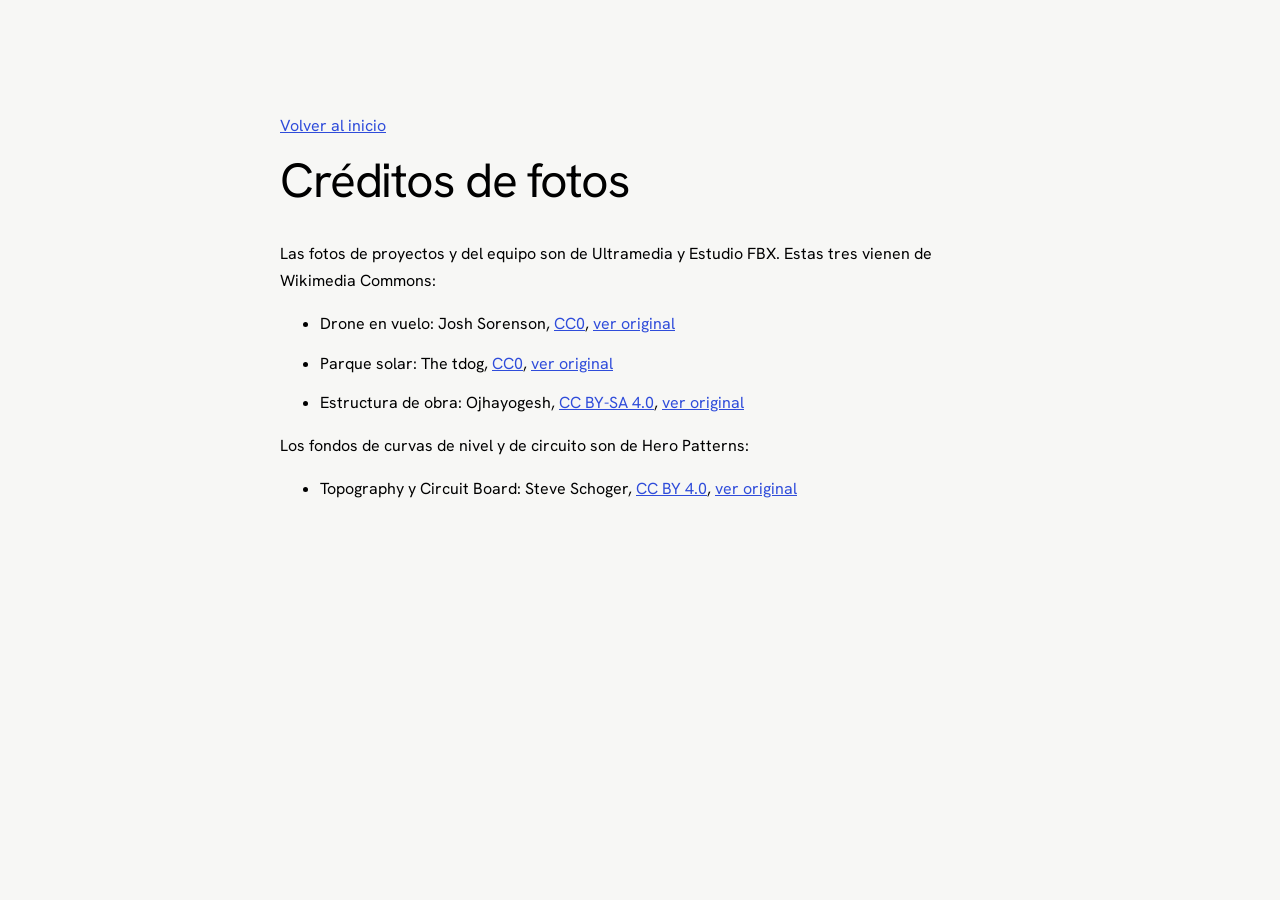
<file: creditos.html>
<!doctype html>
<html lang="es">
<head>
<meta charset="utf-8">
<meta name="viewport" content="width=device-width, initial-scale=1, viewport-fit=cover">
<title>Créditos de fotos: Ultramedia</title>
<meta name="description" content="Fuentes y licencias de las fotos de drones usadas en la web de Ultramedia.">
<link rel="icon" href="favicon-32.png" sizes="32x32" type="image/png">
<link rel="icon" href="favicon.svg" type="image/svg+xml">
<link rel="apple-touch-icon" href="apple-touch-icon.png">
<link href="https://fonts.googleapis.com/css2?family=Hanken+Grotesk:wght@400..700&display=swap" rel="stylesheet">
<style>
  * { box-sizing: border-box; } html, body { margin: 0; }
  body { background: #f7f7f5; color: #000; font: 400 16px/1.7 "Hanken Grotesk", system-ui, sans-serif; }
  main { width: min(100% - 48px, 720px); margin: 0 auto; padding: 96px 0; }
  h1 { font-weight: 400; font-size: clamp(32px, 4vw, 48px); letter-spacing: -0.03em; line-height: 1.1; margin: 0 0 32px; }
  a { color: #2f4cda; } li { margin-bottom: 12px; }
</style>
</head>
<body>
<main>
  <p><a href="index.html">Volver al inicio</a></p>
  <h1>Créditos de fotos</h1>
  <p>Las fotos de proyectos y del equipo son de Ultramedia y Estudio FBX. Estas tres vienen de Wikimedia Commons:</p>
  <ul>
    <li>Drone en vuelo: Josh Sorenson, <a href="http://creativecommons.org/publicdomain/zero/1.0/deed.es">CC0</a>, <a href="https://commons.wikimedia.org/wiki/File:Quadcopter_camera_drone_in_flight.jpg">ver original</a></li>
    <li>Parque solar: The tdog, <a href="http://creativecommons.org/publicdomain/zero/1.0/deed.es">CC0</a>, <a href="https://commons.wikimedia.org/wiki/File:Webberville_Solar_Farm_Near_Austin_Texas_from_the_Air.JPG">ver original</a></li>
    <li>Estructura de obra: Ojhayogesh, <a href="https://creativecommons.org/licenses/by-sa/4.0/deed.es">CC BY-SA 4.0</a>, <a href="https://commons.wikimedia.org/wiki/File:Aerial_view_at_construction_site_at_Chenab_Bridge.jpg">ver original</a></li>
  </ul>
  <p>Los fondos de curvas de nivel y de circuito son de Hero Patterns:</p>
  <ul>
    <li>Topography y Circuit Board: Steve Schoger, <a href="https://creativecommons.org/licenses/by/4.0/deed.es">CC BY 4.0</a>, <a href="https://heropatterns.com/">ver original</a></li>
  </ul>
</main>
</body>
</html>
</file>
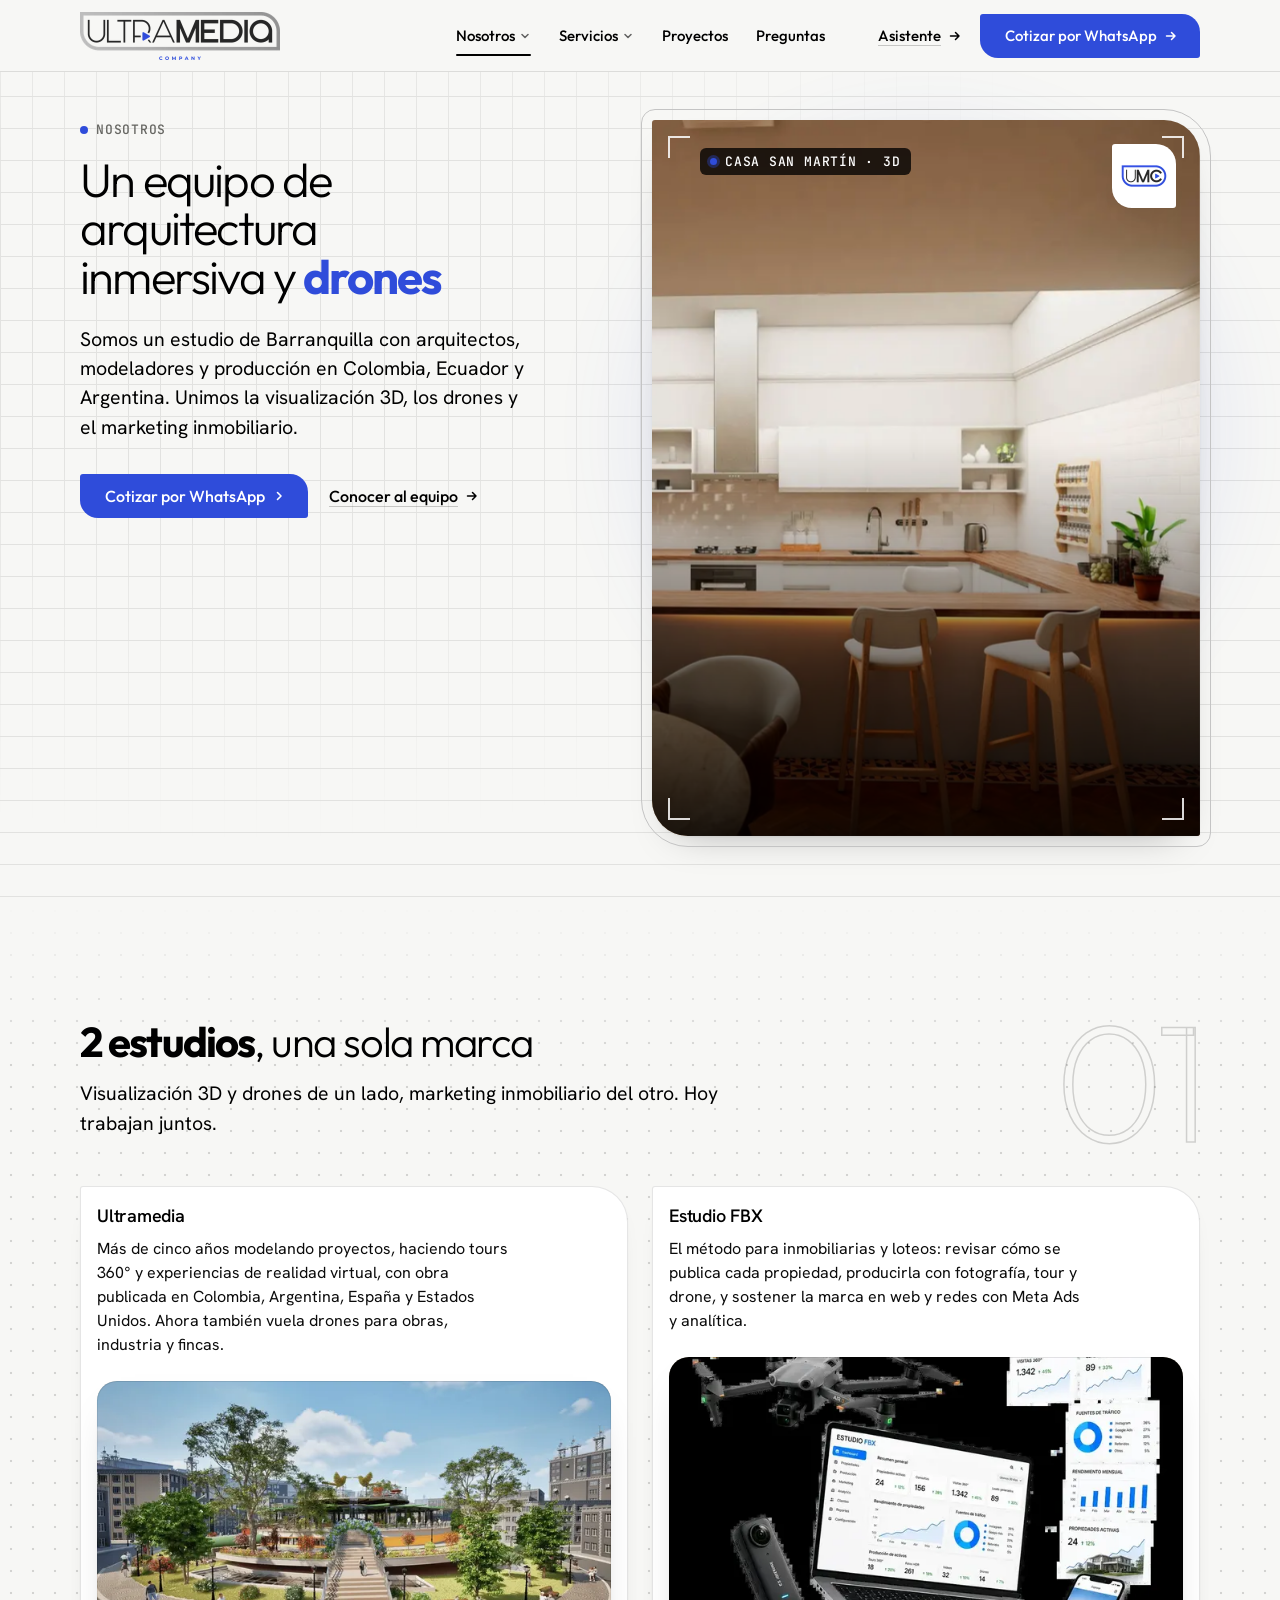
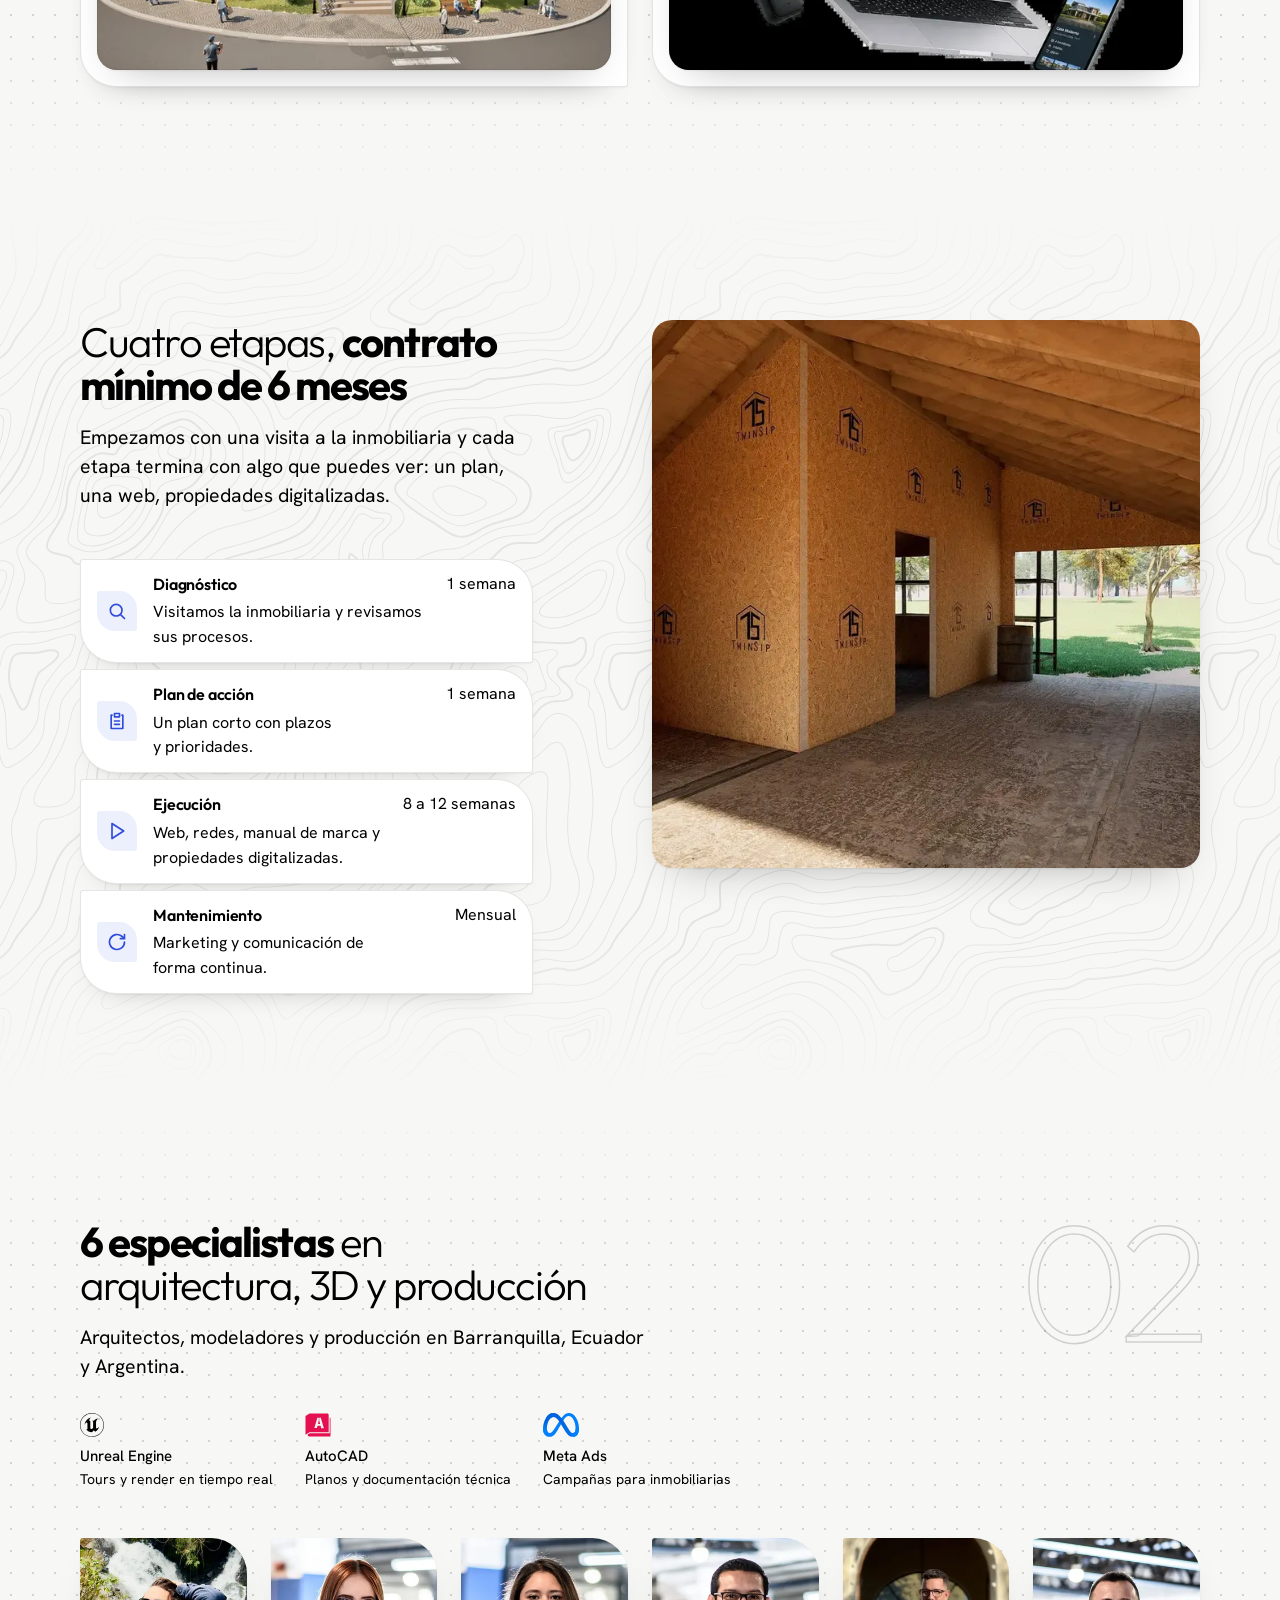
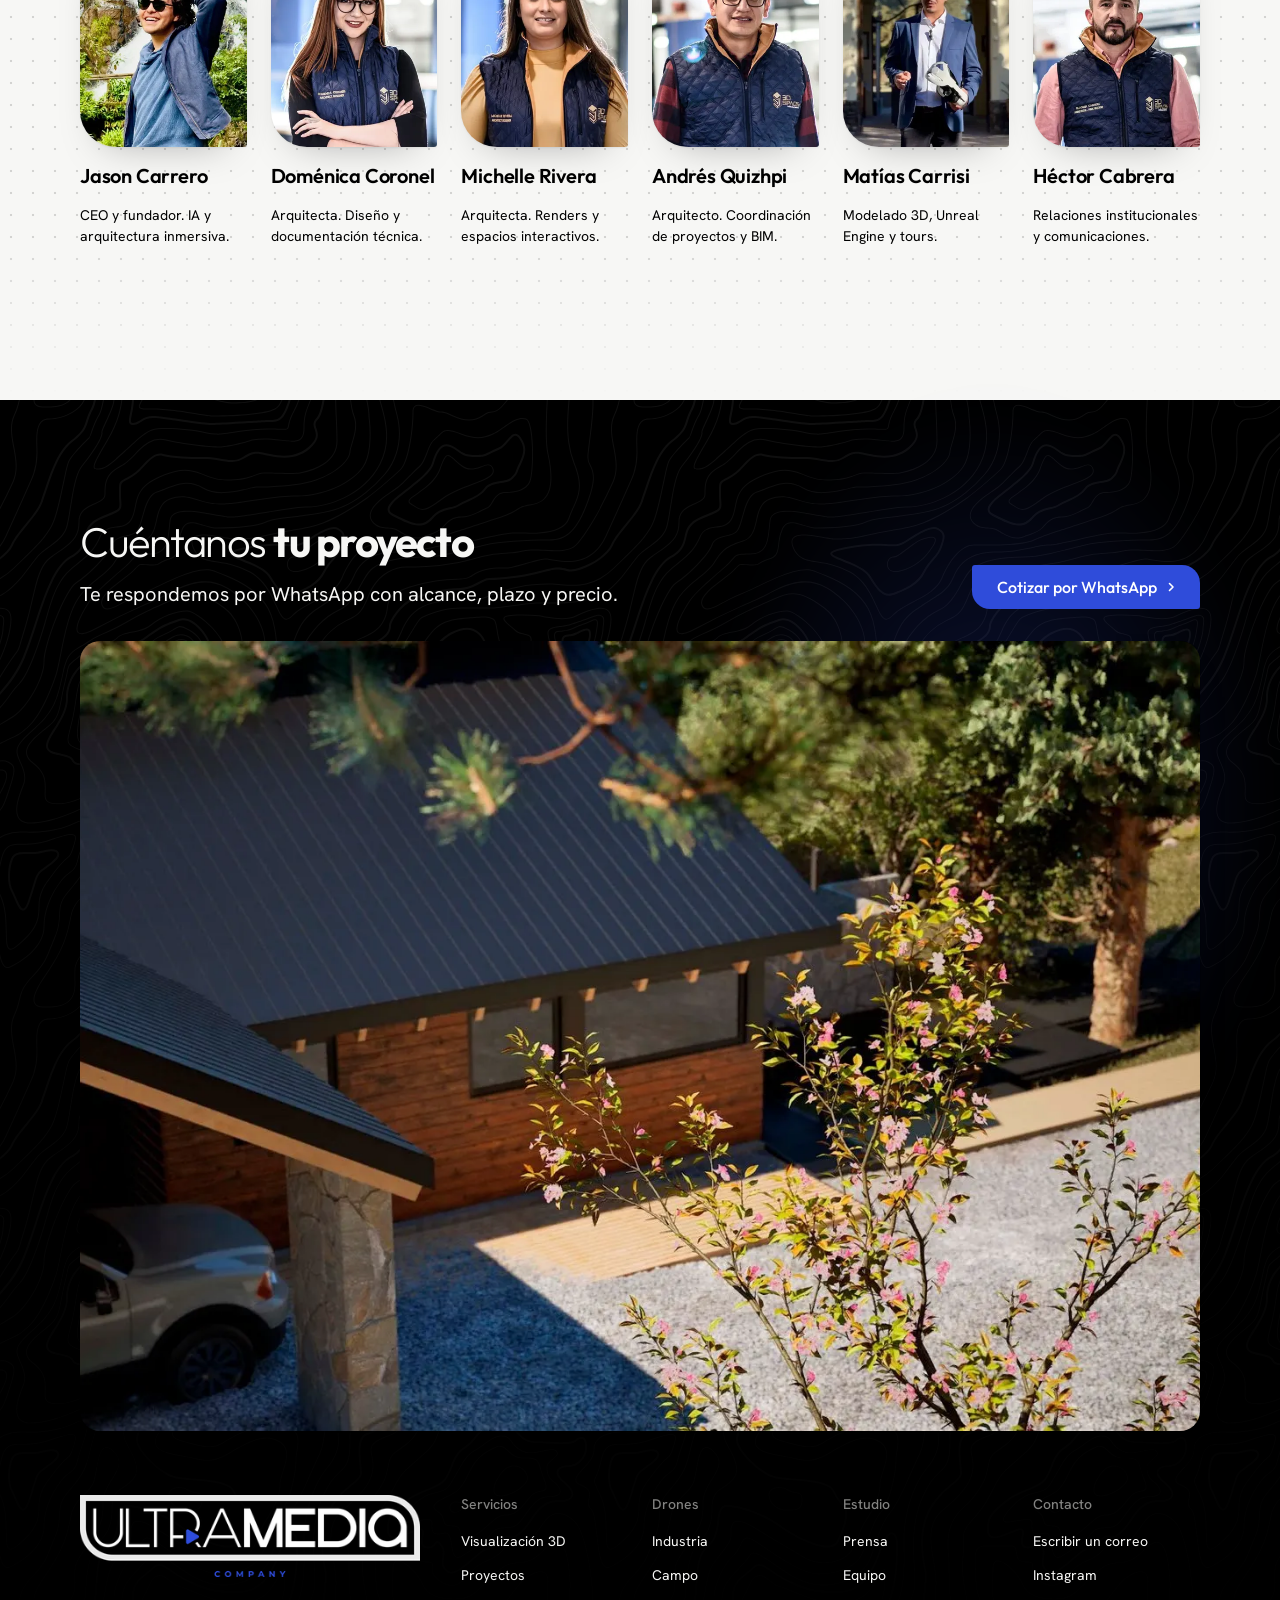
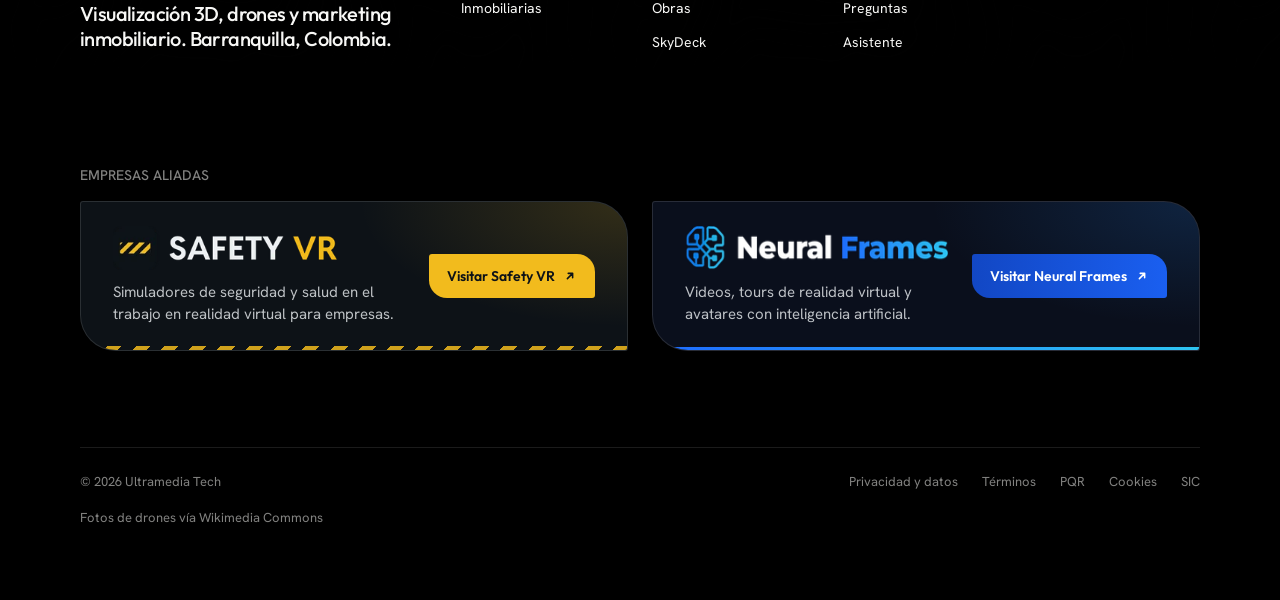
<file: nosotros.html>
<!doctype html>
<html lang="es" data-type="service" data-radius="soft" data-buttons="arrow" data-motion>
<head>
<meta charset="utf-8">
<meta name="viewport" content="width=device-width, initial-scale=1, viewport-fit=cover">
<title>Nosotros: el estudio, el método y el equipo | Ultramedia</title>
<meta name="description" content="Ultramedia y Estudio FBX: visualización 3D, drones y marketing inmobiliario desde Barranquilla. Nuestro método en cuatro etapas y el equipo.">
<meta property="og:type" content="website">
<meta property="og:title" content="Nosotros: el estudio, el método y el equipo | Ultramedia">
<meta property="og:description" content="Tours 360°, realidad virtual, marketing inmobiliario y drones para obras e industria.">
<meta property="og:image" content="https://ultramedia.com.co/share.jpg">
<meta name="twitter:card" content="summary_large_image">
<link rel="icon" href="favicon-32.png" sizes="32x32" type="image/png">
<link rel="icon" href="favicon.svg" type="image/svg+xml">
<link rel="apple-touch-icon" href="apple-touch-icon.png">
<meta name="theme-color" content="#f7f7f5">
<link rel="canonical" href="https://ultramedia.com.co/nosotros.html">
<meta name="site-kind" content="other">
<meta name="page-type" content="service">
<link rel="preconnect" href="https://fonts.googleapis.com">
<link rel="preconnect" href="https://fonts.gstatic.com" crossorigin>
<link href="https://fonts.googleapis.com/css2?family=Hanken+Grotesk:wght@400..700&family=JetBrains+Mono:wght@400..500&family=Outfit:wght@200..800&display=swap" rel="stylesheet">
<link rel="stylesheet" href="assets/system.css">
<link rel="stylesheet" href="assets/ui/cards.css">
<link rel="stylesheet" href="assets/motion/motion.css">
<link rel="stylesheet" href="assets/layout/layout.css">
<link rel="stylesheet" href="assets/icons/icon.css">
<style>
:root {
  --p-bg: #f7f7f5; --p-surface: #ebebe8; --p-ink: #000000; --p-muted: #666662;
  --p-accent: #2f4cda; --p-accent-ink: #ffffff; --p-action: #2f4cda; --p-action-ink: #ffffff;
  --p-inv-bg: #000000; --p-inv-surface: #010101; --p-inv-ink: #f7f7f5; --p-inv-muted: #828280;
  --p-inv-accent: #2f4cda; --p-inv-accent-ink: #ffffff; --p-inv-action: #2f4cda; --p-inv-action-ink: #ffffff;
  --font-display: "Outfit", "Hanken Grotesk", system-ui, sans-serif;
  --font-mono: "JetBrains Mono", ui-monospace, Consolas, monospace;
  --font-text: "Hanken Grotesk", system-ui, sans-serif;
  --display-weight: 500;
  --display-tracking: -0.03em;
  --display-tracking-xl: -0.038em;
}
</style>
<script>document.documentElement.classList.add('m-enter');setTimeout(()=>document.documentElement.classList.add('m-enter-done'),700)</script>
<script>document.documentElement.classList.add('mo-js');setTimeout(()=>document.documentElement.classList.add('mo-safe'),2500)</script>
<link rel="modulepreload" href="assets/moments/moments.js">
<link rel="modulepreload" href="assets/moments/lib.js">
<link rel="modulepreload" href="assets/moments/picture-develops/moment.js">
<link rel="stylesheet" href="asistente.css?v=al4">
<link rel="stylesheet" href="marca.css?v=al4">
<!-- page CSS: inside visuals only -->
<style>
  #drones .pair { display: grid; gap: var(--s-5); height: 100%; grid-template-rows: 1fr 1fr; grid-template-columns: minmax(0, 1fr); min-width: 0; }
  #drones .pair .frame { min-height: 0; }
  .develop { margin: 0; border-radius: var(--r-lg); overflow: hidden; }
  .develop > img { display: block; width: 100%; height: 100%; object-fit: cover; }
  .tools { list-style: none; padding: 0; margin: var(--s-4) 0 0; display: flex; flex-wrap: wrap; gap: var(--s-3) var(--s-6); }
  .tools li { display: flex; flex-direction: column; align-items: flex-start; gap: var(--s-2); font-size: var(--t-small); }
  .tools li b { display: block; font-weight: 500; font-size: 15px; }
  @media (max-width: 639px) { .tools { flex-direction: column; gap: var(--s-4); } .tools li { flex-direction: row; align-items: center; gap: var(--s-3); } }
  /* short desktop screens: the hero words stay inside the frame, the close photo gives way to the links */
  @media (min-width: 1024px) and (max-height: 800px) { .hero--film h1 { font-size: clamp(36px, 6vh, 60px); } .hero--film .hero__lead { font-size: 16px; line-height: 1.5; } }
  @media (min-width: 1024px) and (max-width: 1279px) and (max-height: 800px) { .hero--film .hero__over > div { padding: var(--s-6); } }
  /* short screens: the hero grows with its words rather than letting the frame or the words spill out */
  @media (max-height: 780px) {
    main > .hero.hero--film { height: auto; min-height: 100svh; display: flex; flex-direction: column; }
    .hero--film > .wrap, .hero--film .hero-text { flex: 1 0 auto; display: flex; flex-direction: column; }
    .hero--film .hero__media { min-height: 0; flex: 1 0 auto; }
    .hero--film .hero__over { position: relative; }
  }
  @media (max-height: 760px) { .closing .close__media { display: none; } }
  #inmobiliarias .panel { --p-h: 330px; }
  #metodo .metodo__pic { aspect-ratio: 1 / 1; }
  @media (min-width: 1024px) and (max-width: 1279px) { #inmobiliarias .panel { --p-h: 300px; } #inmobiliarias .card { grid-column: span 4; } }
  .chat { height: min(560px, 66svh); }
  #equipo .tile__media { --tile-ratio: 4 / 5; }
  @media (max-width: 1023px) { #drones .pair { grid-template-rows: none; } #drones .pair .frame { aspect-ratio: 3 / 2; } }
  @media (max-width: 1023px) { #metodo .metodo__pic { aspect-ratio: 3 / 2; } }
  @media (max-width: 639px) { #inmobiliarias .panel { --p-h: 180px; } .chat { height: auto; } .chat__log { height: 320px; } #inmobiliarias .panel { --p-h: 260px; } #metodo .metodo__pic { aspect-ratio: 10 / 19; } #equipo .tile__media { --tile-ratio: 3 / 5; } }
  @media (max-width: 1279px) { #servicios .lead-more { display: none; } }
  @media (min-width: 640px) and (max-width: 1023px) {
    #drones, #inmobiliarias, #equipo { --h: 2; }
    #equipo .tile { grid-column: span 6; }
  }
  @media (max-width: 639px) { #equipo .tile { grid-column: span 6; } }
  /* services list: the photo crossfades to the row under the pointer (200ms, opacity only) */
  [data-peek] .frame__img { transition: opacity 200ms cubic-bezier(0.23, 1, 0.32, 1), visibility 0s linear 0s; }
  [data-peek] .frame__img[hidden] { display: block; opacity: 0; visibility: hidden; transition: opacity 200ms cubic-bezier(0.23, 1, 0.32, 1), visibility 0s linear 200ms; }
  @media (prefers-reduced-motion: reduce) { [data-peek] .frame__img, [data-peek] .frame__img[hidden] { transition: none; } }
  html.at-footer nav.actionbar { transform: translateY(110%); visibility: hidden; transition: transform 200ms cubic-bezier(0.23, 1, 0.32, 1), visibility 0s linear 200ms; }
  .hero--film .hero__media { background: #2b2722 url('[data-uri]') center / cover no-repeat; }
  /* depth and motion: a soft lift under every picture, the hero photo settling once on load,
     a faint accent light in the dark drones band */
  :root { --ease-out: cubic-bezier(0.23, 1, 0.32, 1); --lift: 0 1px 2px rgba(0,0,0,.05), 0 18px 40px -24px rgba(0,0,0,.35); }
  .frame--photo, .tile__media, .panel:has(> img), .develop, .close__media { box-shadow: var(--lift); }
  .ground-inverse .frame--photo { box-shadow: 0 24px 60px -30px rgba(47, 76, 218,.45); }
  @media (min-width: 1024px) { #drones { background-image: radial-gradient(60% 50% at 100% 0%, rgba(47, 76, 218,.16), transparent 70%), radial-gradient(40% 40% at 0% 100%, rgba(255,255,255,.05), transparent 70%); } }
  .hero__media > picture > img { animation: hero-settle 1400ms var(--ease-out) both; }
  @keyframes hero-settle { from { transform: scale(1.06); } to { transform: scale(1); } }
  @media (prefers-reduced-motion: reduce) { .hero__media > picture > img { animation: none; } }
  /* facts strip and press row */
  .facts { display: grid; grid-template-columns: repeat(4, minmax(0, 1fr)); gap: var(--s-5); margin: 0 0 var(--s-7); padding: var(--s-5) 0; }
  .facts > div { display: flex; flex-direction: column-reverse; gap: var(--s-2); }
  .facts dt { font-size: var(--t-small); color: var(--muted); }
  .facts dd { margin: 0; font: var(--display-weight) var(--t-stat)/1 var(--font-display); letter-spacing: var(--display-tracking); }
  .press-row { align-content: start; }
  .press-row .tile p { color: var(--ink); }
  .legal-links { display: flex; flex-wrap: wrap; gap: var(--s-2) var(--s-5); }
  @media (max-width: 639px) { .facts { grid-template-columns: repeat(2, minmax(0, 1fr)); } }
  /* type: balanced headings, no lone last word in paragraphs, crisp glyphs, numbers that line up */
  body { -webkit-font-smoothing: antialiased; -moz-osx-font-smoothing: grayscale; text-rendering: optimizeLegibility; font-kerning: normal; }
  h1, h2, h3, .t-card { text-wrap: balance; }
  p, li, .hero__lead { text-wrap: pretty; }
  .rows__value { font-variant-numeric: tabular-nums; white-space: nowrap; }
  /* short or narrow screens: a section grows with its content instead of laying it over the next one,
     and the block that fills the screen never shrinks below what it holds */
  @media (min-width: 640px) and (max-width: 1279px), (min-width: 1280px) and (max-height: 860px) {
    main > :is(section, .section):not(.hero, [data-moment]), footer.closing { height: auto; min-height: calc(var(--h, 1) * 100svh); display: flex; flex-direction: column; }
    main > :is(section, .section):not(.hero, [data-moment]) > .wrap, footer.closing > .wrap { flex: 1 0 auto; height: auto; }
    main > :is(section, .section) > .wrap > .fill { flex: 1 0 auto; min-height: auto; }
  }
  @media (max-width: 639px) { main > :is(section, .section) > .wrap > .fill { flex: 1 0 auto; min-height: auto; } }
</style>
</head>
<body>
<!-- type: service
     deal: hero film, nav nav-centre, close close-photo, footer footer-dark, rhythm surface-pairs, buttons arrow, mark ring, grounds none
     palette card-pastels (off-white ground with a magenta accent: the renders and photographs carry the colour), type hanken
     moments: photo-chapters in #proyectos -->
<header class="nav nav--centre">
  <div class="wrap nav__bar">
    <a class="skip-link" href="#top">Saltar al contenido</a>
    <a class="nav__logo" href="index.html"><img class="nav__logo-img" src="assets/img/marca/logo-ultramedia-400.webp" srcset="assets/img/marca/logo-ultramedia-400.webp 400w, assets/img/marca/logo-ultramedia-800.webp 800w" sizes="200px" width="400" height="96" alt="Ultramedia Company"></a>
    <nav class="nav__links" aria-label="Principal">
      <div class="nav__item">
        <a class="nav__link" href="nosotros.html" aria-current="page">Nosotros <svg class="chev" viewBox="0 0 12 12" aria-hidden="true"><path d="M3 4.5l3 3 3-3" fill="none" stroke="currentColor" stroke-width="1.5" stroke-linecap="round" stroke-linejoin="round"/></svg></a>
        <div class="nav__menu">
          <div class="wrap grid">
            <div class="menu-col span-3">
              <p class="t-label">Quiénes somos</p>
              <a href="#historia">Ultramedia y Estudio FBX<span>Un estudio de visualización 3D y drones que suma el marketing inmobiliario</span></a>
              <a href="index.html#estudio">Obra publicada<span>Cuatro países, tours abiertos al público y prensa</span></a>
            </div>
            <div class="menu-col span-3">
              <p class="t-label">Cómo trabajamos</p>
              <a href="#metodo">Método en cuatro etapas<span>Diagnóstico, plan, ejecución y mantenimiento</span></a>
              <a href="#equipo">Equipo<span>Arquitectos, modeladores y producción</span></a>
            </div>
            <div class="menu-col span-3">
              <p class="t-label">Ayuda</p>
              <a href="index.html#faq">Preguntas frecuentes<span>Plazos, precios y entregables</span></a>
              <a href="https://wa.me/573006242963" target="_blank" rel="noopener" data-chat-open>Asistente<span>Responde a cualquier hora y pasa a WhatsApp</span></a>
            </div>
          </div>
        </div>
      </div>
      <div class="nav__item">
        <a class="nav__link" href="servicios.html">Servicios <svg class="chev" viewBox="0 0 12 12" aria-hidden="true"><path d="M3 4.5l3 3 3-3" fill="none" stroke="currentColor" stroke-width="1.5" stroke-linecap="round" stroke-linejoin="round"/></svg></a>
        <div class="nav__menu">
          <div class="wrap grid">
            <div class="menu-col span-3">
              <p class="t-label">01 · Visualización 3D</p>
              <a href="servicios.html#servicios">Renders y modelado 3D<span>Imágenes fotorrealistas desde tus planos</span></a>
              <a href="servicios.html#servicios">Tours 360° y realidad virtual<span>Recorridos en el navegador, el celular o un visor</span></a>
            </div>
            <div class="menu-col span-3">
              <p class="t-label">02 · Drones industriales</p>
              <a href="servicios.html#drones">Termografía aérea<span>Paneles solares, redes eléctricas y cubiertas</span></a>
              <a href="servicios.html#drones">Limpieza de paneles solares<span>Lavado con dron, sin andamios</span></a>
              <a href="servicios.html#drones">Mapas y modelos 3D<span>Topografía y estudios hidrológicos</span></a>
            </div>
            <div class="menu-col span-3">
              <p class="t-label">03 · Campo y SIG</p>
              <a href="servicios.html#campo">Topografía y agricultura<span>Desde $160.000 por hectárea, con cotizador</span></a>
              <a href="servicios.html#campo">Riego y aspersión con drones<span>Desde $110.000 por hectárea</span></a>
              <a href="servicios.html#campo">Ganadería de precisión<span>Conteo de animales y estado de potreros</span></a>
            </div>
            <div class="menu-col span-3">
              <p class="t-label">04 · Obras e inmobiliarias</p>
              <a href="servicios.html#skydeck">SkyDeck<span>Un vuelo al mes para seguir cada obra</span></a>
              <a href="servicios.html#inmobiliarias">Marketing inmobiliario<span>Fotografía, tours y campañas para vender</span></a>
            </div>
          </div>
        </div>
      </div>
      <div class="nav__item"><a class="nav__link" href="index.html#proyectos">Proyectos</a></div>
      <div class="nav__item"><a class="nav__link" href="index.html#faq">Preguntas</a></div>
    </nav>
    <div class="nav__actions">
      <a class="btn btn--primary" href="https://wa.me/573006242963" target="_blank" rel="noopener" data-wa>Cotizar por WhatsApp</a>
    </div>
    <button class="nav__toggle" type="button" aria-expanded="false" aria-label="Menú">
      <svg width="18" height="18" viewBox="0 0 18 18" aria-hidden="true"><path d="M2 5h14M2 13h14" stroke="currentColor" stroke-width="1.6" stroke-linecap="round"/></svg>
    </button>
  </div>
</header>

<main id="top">
  <section class="hero hero--split tex tex--grid" data-enter aria-labelledby="hero-h">
    <div class="wrap"><div class="hero-text grid hero__grid">
      <div class="hero__text span-5">
        <p class="hero__kicker"><span class="dot" aria-hidden="true"></span>Nosotros</p>
        <h1 id="hero-h">Un equipo de arquitectura inmersiva y <strong class="hl">drones</strong></h1>
        <p class="hero__lead">Somos un estudio de Barranquilla con arquitectos, modeladores y producción en Colombia, Ecuador y Argentina. Unimos la visualización 3D, los drones y el marketing inmobiliario.</p>
        <div class="btn-row">
          <a class="btn btn--primary" href="https://wa.me/573006242963" target="_blank" rel="noopener" data-wa>Cotizar por WhatsApp<svg class="m-arrow" viewBox="0 0 12 12" aria-hidden="true"><path class="m-arrow__stem" d="M1 6h8"/><path class="m-arrow__head" d="M4.5 2.5 8 6l-3.5 3.5"/></svg></a>
          <a class="btn btn--secondary" href="#equipo">Conocer al equipo</a>
        </div>
      </div>
      <div class="hero__media hero-card span-6 start-7">
        <picture><source media="(max-width: 639px)" srcset="assets/img/san-martin-phone.webp"><img src="assets/img/san-martin-1200.webp" srcset="assets/img/san-martin-800.webp 800w, assets/img/san-martin-1200.webp 1200w, assets/img/san-martin.webp 1600w" sizes="(max-width: 1023px) 100vw, 640px" width="1600" height="1613" alt="Cocina y comedor de un departamento con luz natural y paredes blancas, del recorrido de Casa San Martín" fetchpriority="high" data-source="client" data-subject="Casa San Martín"></picture>
        <span class="hero-card__hud" aria-hidden="true"></span><p class="hero-card__geo" aria-hidden="true">Casa San Martín · 3D</p><span class="hero-badge" aria-hidden="true"><img class="umc" src="assets/img/marca/umc-96.webp" width="96" height="96" alt="UMC, Ultramedia Company"></span>
      </div>
    </div></div>
  </section>

  <section class="section tex tex--dots" id="historia" aria-labelledby="historia-h">
    <div class="wrap">
      <div class="section-head">
        <h2 id="historia-h"><strong>2 estudios</strong>, una sola marca</h2>
        <p>Visualización 3D y drones de un lado, marketing inmobiliario del otro. Hoy trabajan juntos.</p>
      </div>
      <div class="grid">
        <article class="card card--row card--open span-6">
          <h3>Ultramedia</h3>
          <p>Más de cinco años modelando proyectos, haciendo tours 360° y experiencias de realidad virtual, con obra publicada en Colombia, Argentina, España y Estados Unidos. Ahora también vuela drones para obras, industria y fincas.</p>
          <div class="panel"><img class="frame__img" src="assets/img/plaza-urbina-800.webp" srcset="assets/img/plaza-urbina-640.webp 640w, assets/img/plaza-urbina-800.webp 800w, assets/img/plaza-urbina-1200.webp 1200w" sizes="(max-width: 639px) calc(100vw - 48px), (max-width: 1023px) calc(100vw - 96px), 640px" width="800" height="450" alt="Plaza Urbina remodelada, con jardines, escaleras y una cubierta verde entre edificios" loading="lazy" data-source="client" data-subject="Plaza Urbina"></div>
        </article>
        <article class="card card--row card--open span-6">
          <h3>Estudio FBX</h3>
          <p>El método para inmobiliarias y loteos: revisar cómo se publica cada propiedad, producirla con fotografía, tour y drone, y sostener la marca en web y redes con Meta Ads y analítica.</p>
          <div class="panel"><img class="frame__img" src="assets/img/fbx-kit-800.webp" srcset="assets/img/fbx-kit-640.webp 640w, assets/img/fbx-kit-800.webp 800w, assets/img/fbx-kit-1200.webp 1200w" sizes="(max-width: 639px) calc(100vw - 48px), (max-width: 1023px) calc(100vw - 96px), 640px" width="800" height="600" alt="Drone, cámara 360°, laptop y celular con tableros de métricas de una inmobiliaria" loading="lazy" data-source="client" data-subject="Estudio FBX"></div>
        </article>
      </div>
    </div>
  </section>

  <section class="section tex tex--topo" id="metodo" style="--hm: 2" aria-labelledby="metodo-h">
    <div class="wrap">
      <div class="grid grid--top fill">
        <div class="span-5 stack-5">
          <div class="section-head"><h2 id="metodo-h">Cuatro etapas, <strong>contrato mínimo de 6 meses</strong></h2><p>Empezamos con una visita a la inmobiliaria y cada etapa termina con algo que puedes ver: un plan, una web, propiedades digitalizadas.</p></div>
          <ul class="rows">
            <li><span class="chip chip--row rows__icon" aria-hidden="true"><svg viewBox="0 0 24 24" fill="none" stroke="currentColor" stroke-width="2" stroke-linecap="round" stroke-linejoin="round"><path d="M11 18a7 7 0 1 0 0-14 7 7 0 0 0 0 14ZM21 21l-5-5"/></svg></span><span class="rows__name">Diagnóstico</span><p>Visitamos la inmobiliaria y revisamos sus procesos.</p><span class="rows__value">1 semana</span></li>
            <li><span class="chip chip--row rows__icon" aria-hidden="true"><svg viewBox="0 0 24 24" fill="none" stroke="currentColor" stroke-width="2" stroke-linecap="round" stroke-linejoin="round"><path d="M9 3h6v4H9zM6 5H5v16h14V5h-1M9 12h6M9 16h6"/></svg></span><span class="rows__name">Plan de acción</span><p>Un plan corto con plazos y prioridades.</p><span class="rows__value">1 semana</span></li>
            <li><span class="chip chip--row rows__icon" aria-hidden="true"><svg viewBox="0 0 24 24" fill="none" stroke="currentColor" stroke-width="2" stroke-linecap="round" stroke-linejoin="round"><path d="M6 3l14 9-14 9V3Z"/></svg></span><span class="rows__name">Ejecución</span><p>Web, redes, manual de marca y propiedades digitalizadas.</p><span class="rows__value">8 a 12 semanas</span></li>
            <li><span class="chip chip--row rows__icon" aria-hidden="true"><svg viewBox="0 0 24 24" fill="none" stroke="currentColor" stroke-width="2" stroke-linecap="round" stroke-linejoin="round"><path d="M21 12a9 9 0 1 1-3-6.7L21 8M21 3v5h-5"/></svg></span><span class="rows__name">Mantenimiento</span><p>Marketing y comunicación de forma continua.</p><span class="rows__value">Mensual</span></li>
          </ul>
        </div>
        <figure class="develop span-6 start-7 metodo__pic" data-moment="picture-develops">
          <img src="assets/img/twinsip.webp" srcset="assets/img/twinsip-phone.webp 506w, assets/img/twinsip-1200.webp 1200w, assets/img/twinsip.webp 1600w" sizes="(max-width: 639px) calc(100vw - 48px), (max-width: 1023px) calc(100vw - 96px), 1120px" width="1600" height="900" alt="Galería en construcción con paneles de madera y vista al jardín, del visor TwinSip de antes y después" loading="lazy" data-source="client" data-subject="TwinSip">
        </figure>
      </div>
    </div>
  </section>

  <section class="section tex tex--dots" id="equipo" style="--hm: 2" aria-labelledby="equipo-h">
    <div class="wrap">
      <div class="section-head">
        <h2 id="equipo-h"><strong>6 especialistas</strong> en arquitectura, 3D y producción</h2>
        <p>Arquitectos, modeladores y producción en Barranquilla, Ecuador y Argentina.</p>
        <ul class="tools" aria-label="Herramientas que usamos"><li><img loading="lazy" class="ic ic-24 ic-ink" src="assets/icons/unrealengine.svg" alt="" width="24" height="24"><span><b>Unreal Engine</b> <span class="tools__d">Tours y render en tiempo real</span></span></li><li><img loading="lazy" class="ic ic-24" src="assets/icons/autocad.svg" alt="" width="24" height="22"><span><b>AutoCAD</b> <span class="tools__d">Planos y documentación técnica</span></span></li><li><img loading="lazy" class="ic ic-24 ic-land" src="assets/icons/meta.svg" alt="" width="24" height="16"><span><b>Meta Ads</b> <span class="tools__d">Campañas para inmobiliarias</span></span></li></ul>
      </div>
      <div class="grid">
        <div class="tile tile--portrait span-2"><div class="tile__media"><img src="assets/img/jason.webp" srcset="assets/img/jason-240.webp 240w, assets/img/jason-400.webp 400w, assets/img/jason-640.webp 640w, assets/img/jason.webp 1190w" sizes="(max-width: 639px) 230px, (max-width: 1023px) 420px, 270px" width="800" height="760" alt="Jason Carrero" loading="lazy" data-source="client" data-subject="Jason Carrero"></div><div class="tile__head"><p class="tile__name">Jason Carrero</p></div><p class="t-small muted">CEO y fundador. IA y arquitectura inmersiva.</p></div>
        <div class="tile tile--portrait span-2"><div class="tile__media"><img src="assets/img/domenica.webp" srcset="assets/img/domenica-240.webp 240w, assets/img/domenica-400.webp 400w, assets/img/domenica-640.webp 640w, assets/img/domenica.webp 1250w" sizes="(max-width: 639px) 230px, (max-width: 1023px) 420px, 270px" width="800" height="781" alt="Doménica Coronel" loading="lazy" data-source="client" data-subject="Doménica Coronel"></div><div class="tile__head"><p class="tile__name">Doménica Coronel</p></div><p class="t-small muted">Arquitecta. Diseño y documentación técnica.</p></div>
        <div class="tile tile--portrait span-2"><div class="tile__media"><img src="assets/img/michelle.webp" srcset="assets/img/michelle-240.webp 240w, assets/img/michelle-400.webp 400w, assets/img/michelle-640.webp 640w, assets/img/michelle.webp 1088w" sizes="(max-width: 639px) 230px, (max-width: 1023px) 420px, 270px" width="800" height="743" alt="Michelle Rivera" loading="lazy" data-source="client" data-subject="Michelle Rivera"></div><div class="tile__head"><p class="tile__name">Michelle Rivera</p></div><p class="t-small muted">Arquitecta. Renders y espacios interactivos.</p></div>
        <div class="tile tile--portrait span-2"><div class="tile__media"><img src="assets/img/andres.webp" srcset="assets/img/andres-240.webp 240w, assets/img/andres-400.webp 400w, assets/img/andres-640.webp 640w, assets/img/andres.webp 1207w" sizes="(max-width: 639px) 230px, (max-width: 1023px) 420px, 270px" width="800" height="769" alt="Andrés Quizhpi" loading="lazy" data-source="client" data-subject="Andrés Quizhpi"></div><div class="tile__head"><p class="tile__name">Andrés Quizhpi</p></div><p class="t-small muted">Arquitecto. Coordinación de proyectos y BIM.</p></div>
        <div class="tile tile--portrait span-2"><div class="tile__media"><img src="assets/img/matias.webp" srcset="assets/img/matias-240.webp 240w, assets/img/matias-400.webp 400w, assets/img/matias-640.webp 640w, assets/img/matias.webp 1190w" sizes="(max-width: 639px) 230px, (max-width: 1023px) 420px, 270px" width="800" height="760" alt="Matías Carrisi" loading="lazy" data-source="client" data-subject="Matías Carrisi"></div><div class="tile__head"><p class="tile__name">Matías Carrisi</p></div><p class="t-small muted">Modelado 3D, Unreal Engine y tours.</p></div>
        <div class="tile tile--portrait span-2"><div class="tile__media"><img src="assets/img/hector.webp" srcset="assets/img/hector-240.webp 240w, assets/img/hector-400.webp 400w, assets/img/hector-640.webp 640w, assets/img/hector.webp 1270w" sizes="(max-width: 639px) 230px, (max-width: 1023px) 420px, 270px" width="800" height="756" alt="Héctor Cabrera" loading="lazy" data-source="client" data-subject="Héctor Cabrera"></div><div class="tile__head"><p class="tile__name">Héctor Cabrera</p></div><p class="t-small muted">Relaciones institucionales y comunicaciones.</p></div>
      </div>
    </div>
  </section>
</main>

<footer class="footer closing footer--dark ground-inverse tex tex--topo tex--glow" id="contact" aria-labelledby="close-h">
  <div class="wrap">
    <div class="closing__cta close--photo">
      <div class="section-head--split">
        <div><h2 id="close-h">Cuéntanos <strong>tu proyecto</strong></h2><p class="t-lead">Te respondemos por WhatsApp con alcance, plazo y precio.</p></div>
        <a class="btn btn--primary" href="https://wa.me/573006242963" target="_blank" rel="noopener" data-wa>Cotizar por WhatsApp<svg class="m-arrow" viewBox="0 0 12 12" aria-hidden="true"><path class="m-arrow__stem" d="M1 6h8"/><path class="m-arrow__head" d="M4.5 2.5 8 6l-3.5 3.5"/></svg></a>
      </div>
      <div class="close__media"><img style="--pos: 50% 55%" src="assets/img/rivendel.webp" srcset="assets/img/rivendel-close-phone.webp 468w, assets/img/rivendel-1200.webp 1200w, assets/img/rivendel.webp 1600w" sizes="(max-width: 639px) calc(100vw - 48px), (max-width: 1023px) calc(100vw - 96px), 1280px" width="1600" height="900" alt="Cabaña de piedra y madera entre árboles en flor del proyecto Rivendel Lodge, al atardecer" loading="lazy" data-source="client" data-subject="Rivendel Lodge"></div>
    </div>
    <div class="closing__links">
      <div class="grid">
        <div class="span-4 stack-4">
          <a class="nav__logo footer__mark" href="#top"><img class="footer__logo-img" src="assets/img/marca/logo-ultramedia-blanco-800.webp" srcset="assets/img/marca/logo-ultramedia-blanco-400.webp 400w, assets/img/marca/logo-ultramedia-blanco-800.webp 800w, assets/img/marca/logo-ultramedia-blanco-1600.webp 1600w" sizes="(max-width: 639px) 260px, 340px" width="800" height="192" alt="Ultramedia Company" loading="lazy"></a>
          <p class="footer__lede">Visualización 3D, drones y marketing inmobiliario. Barranquilla, Colombia.</p>
        </div>
        <div class="span-2 footer__col"><h3>Servicios</h3><ul><li><a href="servicios.html#servicios">Visualización 3D</a></li><li><a href="index.html#proyectos">Proyectos</a></li><li><a href="servicios.html#inmobiliarias">Inmobiliarias</a></li></ul></div>
        <div class="span-2 footer__col"><h3>Drones</h3><ul><li><a href="servicios.html#drones">Industria</a></li><li><a href="servicios.html#campo">Campo</a></li><li><a href="servicios.html#skydeck">Obras</a></li><li><a href="https://wa.me/573006242963?text=Hola%2C%20quiero%20pedir%20un%20vuelo%20de%20seguimiento%20de%20obra%20con%20SkyDeck" target="_blank" rel="noopener">SkyDeck</a></li></ul></div>
        <div class="span-2 footer__col"><h3>Estudio</h3><ul><li><a href="index.html#estudio">Prensa</a></li><li><a href="#equipo">Equipo</a></li><li><a href="index.html#faq">Preguntas</a></li><li><a href="https://wa.me/573006242963" target="_blank" rel="noopener" data-chat-open>Asistente</a></li></ul></div>
        <div class="span-2 footer__col"><h3>Contacto</h3><ul><li><a href="mailto:jasonca95@gmail.com">Escribir un correo</a></li><li><a href="https://www.instagram.com/vrdev.ar/" target="_blank" rel="noopener">Instagram</a></li></ul></div>
      </div>
      <div class="allies">
        <h3 class="allies__label">Empresas aliadas</h3>
        <div class="allies__grid">
          <a class="ally ally--svr" href="https://safetyvr.com.co/" target="_blank" rel="noopener">
            <img class="ally__logo" src="assets/img/aliados/safetyvr-300.webp" srcset="assets/img/aliados/safetyvr-300.webp 300w, assets/img/aliados/safetyvr-600.webp 600w" sizes="226px" width="300" height="59" alt="Safety VR" loading="lazy">
            <span class="ally__txt">Simuladores de seguridad y salud en el trabajo en realidad virtual para empresas.</span>
            <span class="ally__go">Visitar Safety VR <svg viewBox="0 0 16 16" width="14" height="14" aria-hidden="true"><path d="M5 11 11 5M6 5h5v5" fill="none" stroke="currentColor" stroke-width="1.8" stroke-linecap="round" stroke-linejoin="round"/></svg></span>
          </a>
          <a class="ally ally--nf" href="https://neuralframe.art/" target="_blank" rel="noopener">
            <img class="ally__logo" src="assets/img/aliados/neuralframes-300.webp" srcset="assets/img/aliados/neuralframes-300.webp 300w, assets/img/aliados/neuralframes-600.webp 600w" sizes="226px" width="300" height="45" alt="Neural Frames" loading="lazy">
            <span class="ally__txt">Videos, tours de realidad virtual y avatares con inteligencia artificial.</span>
            <span class="ally__go">Visitar Neural Frames <svg viewBox="0 0 16 16" width="14" height="14" aria-hidden="true"><path d="M5 11 11 5M6 5h5v5" fill="none" stroke="currentColor" stroke-width="1.8" stroke-linecap="round" stroke-linejoin="round"/></svg></span>
          </a>
        </div>
      </div>
      <div class="footer__legal">
        <span>&copy; 2026 Ultramedia Tech</span>
        <nav class="legal-links" aria-label="Legal"><a href="privacidad.html">Privacidad y datos</a><a href="terminos.html">Términos</a><a href="terminos.html#pqr">PQR</a><a href="privacidad.html#cookies">Cookies</a><a href="https://www.sic.gov.co" target="_blank" rel="noopener">SIC</a></nav>
        <a class="credits" href="creditos.html">Fotos de drones vía Wikimedia Commons</a>
      </div>
    </div>
  </div>
</footer>

<nav class="actionbar" aria-label="Acciones rápidas">
  <a class="btn btn--primary" href="https://wa.me/573006242963" target="_blank" rel="noopener" data-wa>Cotizar por WhatsApp</a>
</nav>

<script type="module" src="assets/system.js"></script>
<script type="module" src="assets/motion/motion.js"></script>
<script type="module" src="assets/layout/layout.js"></script>
<script src="asistente.js?v=al4" defer></script>
<script src="efectos.js" defer></script>
<script>
// hidden pictures (the services list's other photos, the Drones menu photo) load before they are needed:
// when the services section comes near, and when the pointer reaches the menu
(function () {
  function warm(sel) { document.querySelectorAll(sel).forEach(function (i) { i.loading = 'eager'; }); }
  var sec = document.getElementById('servicios');
  if (sec && 'IntersectionObserver' in window) new IntersectionObserver(function (e, o) { if (e[0].isIntersecting) { warm('[data-peek-for]'); o.disconnect(); } }, { rootMargin: '600px' }).observe(sec);
  else warm('[data-peek-for]');
  document.querySelectorAll('.nav__item').forEach(function (n) { n.addEventListener('pointerenter', function () { warm('.nav__menu img'); }, { once: true }); });
  // the phone bar steps aside while the footer's links are on screen, so it never covers them
  var links = document.querySelector('.closing__links');
  if (links && 'IntersectionObserver' in window) new IntersectionObserver(function (e) { document.documentElement.classList.toggle('at-footer', e[0].isIntersecting); }).observe(links);
})();
</script>

</body>
</html>
</file>
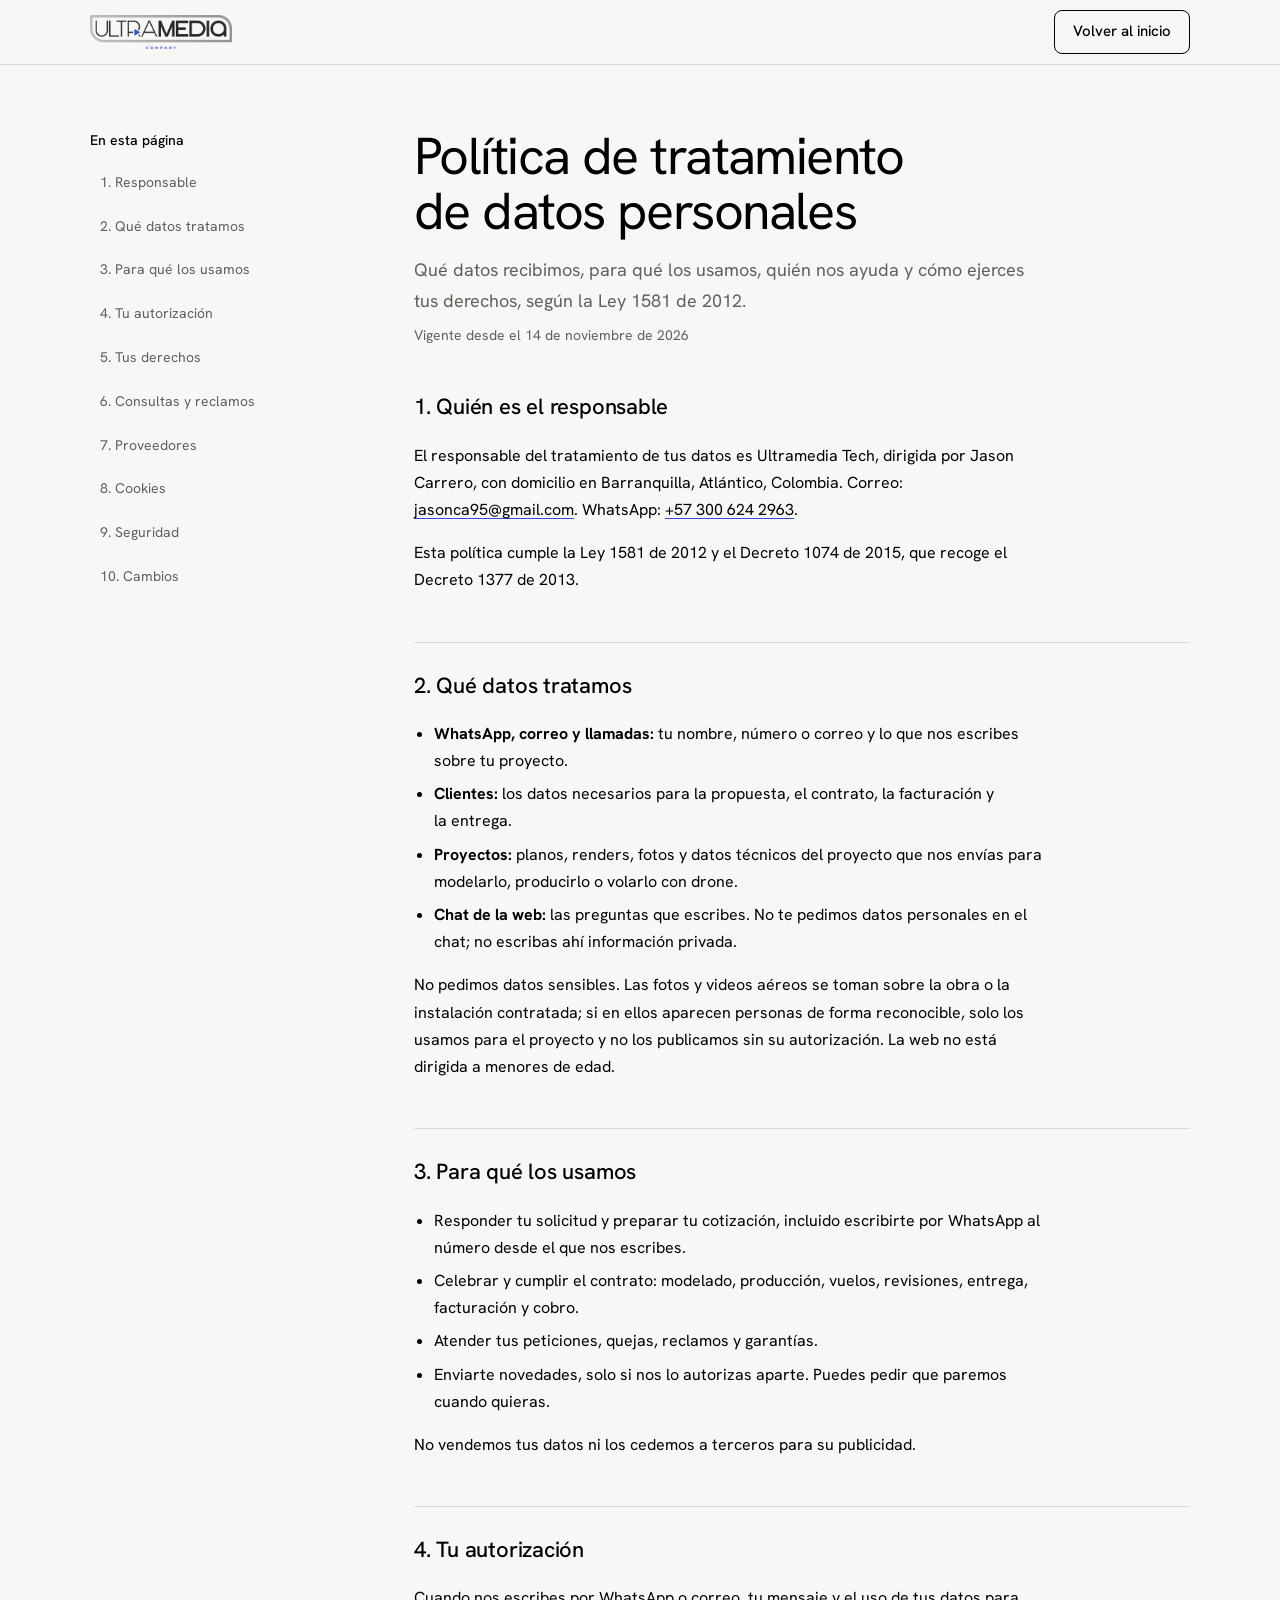
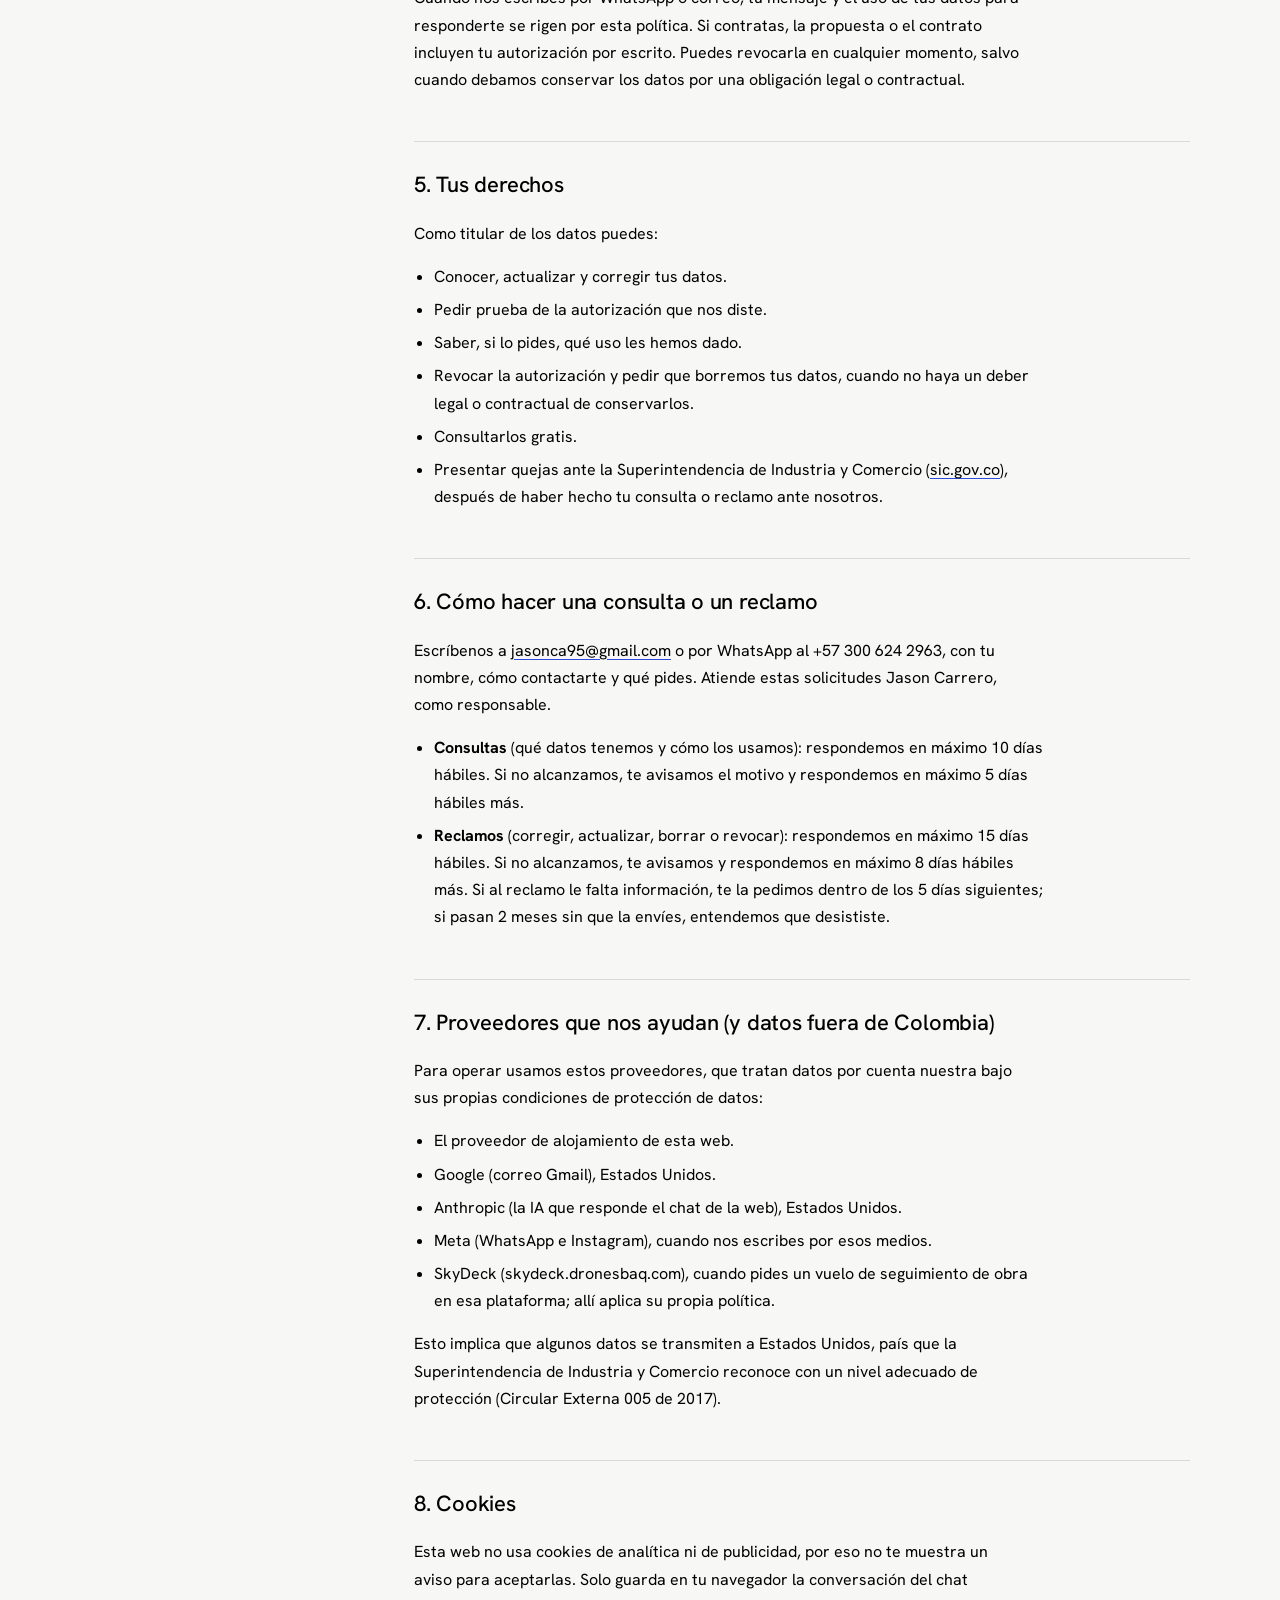
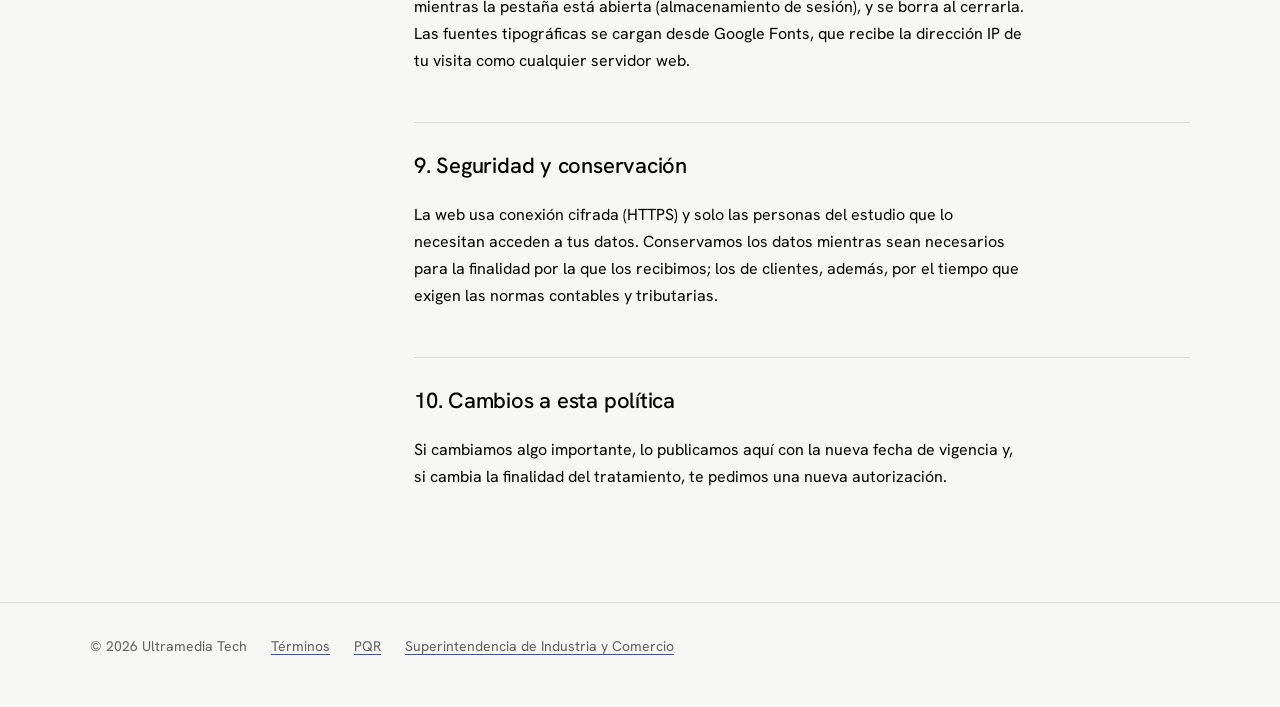
<file: privacidad.html>
<!doctype html>
<html lang="es">
<head>
<meta charset="utf-8">
<meta name="viewport" content="width=device-width, initial-scale=1, viewport-fit=cover">
<title>Política de tratamiento de datos: Ultramedia</title>
<meta name="description" content="Qué datos recibe Ultramedia, para qué los usa, qué proveedores la ayudan y cómo ejerces tus derechos según la Ley 1581 de 2012.">
<link rel="icon" href="favicon-32.png" sizes="32x32" type="image/png">
<link rel="icon" href="favicon.svg" type="image/svg+xml">
<link rel="apple-touch-icon" href="apple-touch-icon.png">
<link rel="preconnect" href="https://fonts.googleapis.com"><link rel="preconnect" href="https://fonts.gstatic.com" crossorigin>
<link href="https://fonts.googleapis.com/css2?family=Hanken+Grotesk:wght@400..700&display=swap" rel="stylesheet">
<link rel="stylesheet" href="legal.css">
</head>
<body>
<a class="skip" href="#contenido">Saltar al contenido</a>
<header class="bar"><div class="bar__in"><a class="logo" href="index.html"><img src="assets/img/marca/logo-ultramedia-400.webp" width="400" height="96" alt="Ultramedia Company" style="height:34px;width:auto;display:block"></a><a class="back" href="index.html">Volver al inicio</a></div></header>
<!-- PENDIENTE para cumplir del todo el Decreto 1377 de 2013: nombre completo y cédula o NIT del responsable,
     y dirección física de notificaciones. Agregarlos en la sección 1 y en el pie de index.html. -->
<div class="page">
  <nav class="toc" aria-label="Secciones de la política">
    <details class="toc__d" open><summary>En esta página</summary>
    <ol>
      <li><a href="#responsable">1. Responsable</a></li>
      <li><a href="#datos">2. Qué datos tratamos</a></li>
      <li><a href="#finalidades">3. Para qué los usamos</a></li>
      <li><a href="#autorizacion">4. Tu autorización</a></li>
      <li><a href="#derechos">5. Tus derechos</a></li>
      <li><a href="#consultas">6. Consultas y reclamos</a></li>
      <li><a href="#proveedores">7. Proveedores</a></li>
      <li><a href="#cookies">8. Cookies</a></li>
      <li><a href="#seguridad">9. Seguridad</a></li>
      <li><a href="#cambios">10. Cambios</a></li>
    </ol>
    </details>
  </nav>
  <main id="contenido">
    <h1>Política de tratamiento de datos personales</h1>
    <p class="lead">Qué datos recibimos, para qué los usamos, quién nos ayuda y cómo ejerces tus derechos, según la Ley 1581 de 2012.</p>
    <p class="meta">Vigente desde el 14 de noviembre de 2026</p>

    <section>
      <h2 id="responsable">1. Quién es el responsable</h2>
      <p>El responsable del tratamiento de tus datos es Ultramedia Tech, dirigida por Jason Carrero, con domicilio en Barranquilla, Atlántico, Colombia. Correo: <a href="mailto:jasonca95@gmail.com">jasonca95@gmail.com</a>. WhatsApp: <a href="https://wa.me/573006242963" target="_blank" rel="noopener">+57 300 624 2963</a>.</p>
      <p>Esta política cumple la Ley 1581 de 2012 y el Decreto 1074 de 2015, que recoge el Decreto 1377 de 2013.</p>
    </section>

    <section>
      <h2 id="datos">2. Qué datos tratamos</h2>
      <ul>
        <li><b>WhatsApp, correo y llamadas:</b> tu nombre, número o correo y lo que nos escribes sobre tu proyecto.</li>
        <li><b>Clientes:</b> los datos necesarios para la propuesta, el contrato, la facturación y la entrega.</li>
        <li><b>Proyectos:</b> planos, renders, fotos y datos técnicos del proyecto que nos envías para modelarlo, producirlo o volarlo con drone.</li>
        <li><b>Chat de la web:</b> las preguntas que escribes. No te pedimos datos personales en el chat; no escribas ahí información privada.</li>
      </ul>
      <p>No pedimos datos sensibles. Las fotos y videos aéreos se toman sobre la obra o la instalación contratada; si en ellos aparecen personas de forma reconocible, solo los usamos para el proyecto y no los publicamos sin su autorización. La web no está dirigida a menores de edad.</p>
    </section>

    <section>
      <h2 id="finalidades">3. Para qué los usamos</h2>
      <ul>
        <li>Responder tu solicitud y preparar tu cotización, incluido escribirte por WhatsApp al número desde el que nos escribes.</li>
        <li>Celebrar y cumplir el contrato: modelado, producción, vuelos, revisiones, entrega, facturación y cobro.</li>
        <li>Atender tus peticiones, quejas, reclamos y garantías.</li>
        <li>Enviarte novedades, solo si nos lo autorizas aparte. Puedes pedir que paremos cuando quieras.</li>
      </ul>
      <p>No vendemos tus datos ni los cedemos a terceros para su publicidad.</p>
    </section>

    <section>
      <h2 id="autorizacion">4. Tu autorización</h2>
      <p>Cuando nos escribes por WhatsApp o correo, tu mensaje y el uso de tus datos para responderte se rigen por esta política. Si contratas, la propuesta o el contrato incluyen tu autorización por escrito. Puedes revocarla en cualquier momento, salvo cuando debamos conservar los datos por una obligación legal o contractual.</p>
    </section>

    <section>
      <h2 id="derechos">5. Tus derechos</h2>
      <p>Como titular de los datos puedes:</p>
      <ul>
        <li>Conocer, actualizar y corregir tus datos.</li>
        <li>Pedir prueba de la autorización que nos diste.</li>
        <li>Saber, si lo pides, qué uso les hemos dado.</li>
        <li>Revocar la autorización y pedir que borremos tus datos, cuando no haya un deber legal o contractual de conservarlos.</li>
        <li>Consultarlos gratis.</li>
        <li>Presentar quejas ante la Superintendencia de Industria y Comercio (<a href="https://www.sic.gov.co" target="_blank" rel="noopener">sic.gov.co</a>), después de haber hecho tu consulta o reclamo ante nosotros.</li>
      </ul>
    </section>

    <section>
      <h2 id="consultas">6. Cómo hacer una consulta o un reclamo</h2>
      <p>Escríbenos a <a href="mailto:jasonca95@gmail.com">jasonca95@gmail.com</a> o por WhatsApp al +57 300 624 2963, con tu nombre, cómo contactarte y qué pides. Atiende estas solicitudes Jason Carrero, como responsable.</p>
      <ul>
        <li><b>Consultas</b> (qué datos tenemos y cómo los usamos): respondemos en máximo 10 días hábiles. Si no alcanzamos, te avisamos el motivo y respondemos en máximo 5 días hábiles más.</li>
        <li><b>Reclamos</b> (corregir, actualizar, borrar o revocar): respondemos en máximo 15 días hábiles. Si no alcanzamos, te avisamos y respondemos en máximo 8 días hábiles más. Si al reclamo le falta información, te la pedimos dentro de los 5 días siguientes; si pasan 2 meses sin que la envíes, entendemos que desististe.</li>
      </ul>
    </section>

    <section>
      <h2 id="proveedores">7. Proveedores que nos ayudan (y datos fuera de Colombia)</h2>
      <p>Para operar usamos estos proveedores, que tratan datos por cuenta nuestra bajo sus propias condiciones de protección de datos:</p>
      <ul>
        <li>El proveedor de alojamiento de esta web.</li>
        <li>Google (correo Gmail), Estados Unidos.</li>
        <li>Anthropic (la IA que responde el chat de la web), Estados Unidos.</li>
        <li>Meta (WhatsApp e Instagram), cuando nos escribes por esos medios.</li>
        <li>SkyDeck (skydeck.dronesbaq.com), cuando pides un vuelo de seguimiento de obra en esa plataforma; allí aplica su propia política.</li>
      </ul>
      <p>Esto implica que algunos datos se transmiten a Estados Unidos, país que la Superintendencia de Industria y Comercio reconoce con un nivel adecuado de protección (Circular Externa 005 de 2017).</p>
    </section>

    <section>
      <h2 id="cookies">8. Cookies</h2>
      <p>Esta web no usa cookies de analítica ni de publicidad, por eso no te muestra un aviso para aceptarlas. Solo guarda en tu navegador la conversación del chat mientras la pestaña está abierta (almacenamiento de sesión), y se borra al cerrarla. Las fuentes tipográficas se cargan desde Google Fonts, que recibe la dirección IP de tu visita como cualquier servidor web.</p>
    </section>

    <section>
      <h2 id="seguridad">9. Seguridad y conservación</h2>
      <p>La web usa conexión cifrada (HTTPS) y solo las personas del estudio que lo necesitan acceden a tus datos. Conservamos los datos mientras sean necesarios para la finalidad por la que los recibimos; los de clientes, además, por el tiempo que exigen las normas contables y tributarias.</p>
    </section>

    <section>
      <h2 id="cambios">10. Cambios a esta política</h2>
      <p>Si cambiamos algo importante, lo publicamos aquí con la nueva fecha de vigencia y, si cambia la finalidad del tratamiento, te pedimos una nueva autorización.</p>
    </section>
  </main>
</div>
<footer class="foot"><div class="foot__in"><span>&copy; 2026 Ultramedia Tech</span><a href="terminos.html">Términos</a><a href="terminos.html#pqr">PQR</a><a href="https://www.sic.gov.co" target="_blank" rel="noopener">Superintendencia de Industria y Comercio</a></div></footer>
<script>if (matchMedia("(max-width: 860px)").matches) document.querySelector(".toc__d")?.removeAttribute("open");</script>
</body>
</html>
</file>
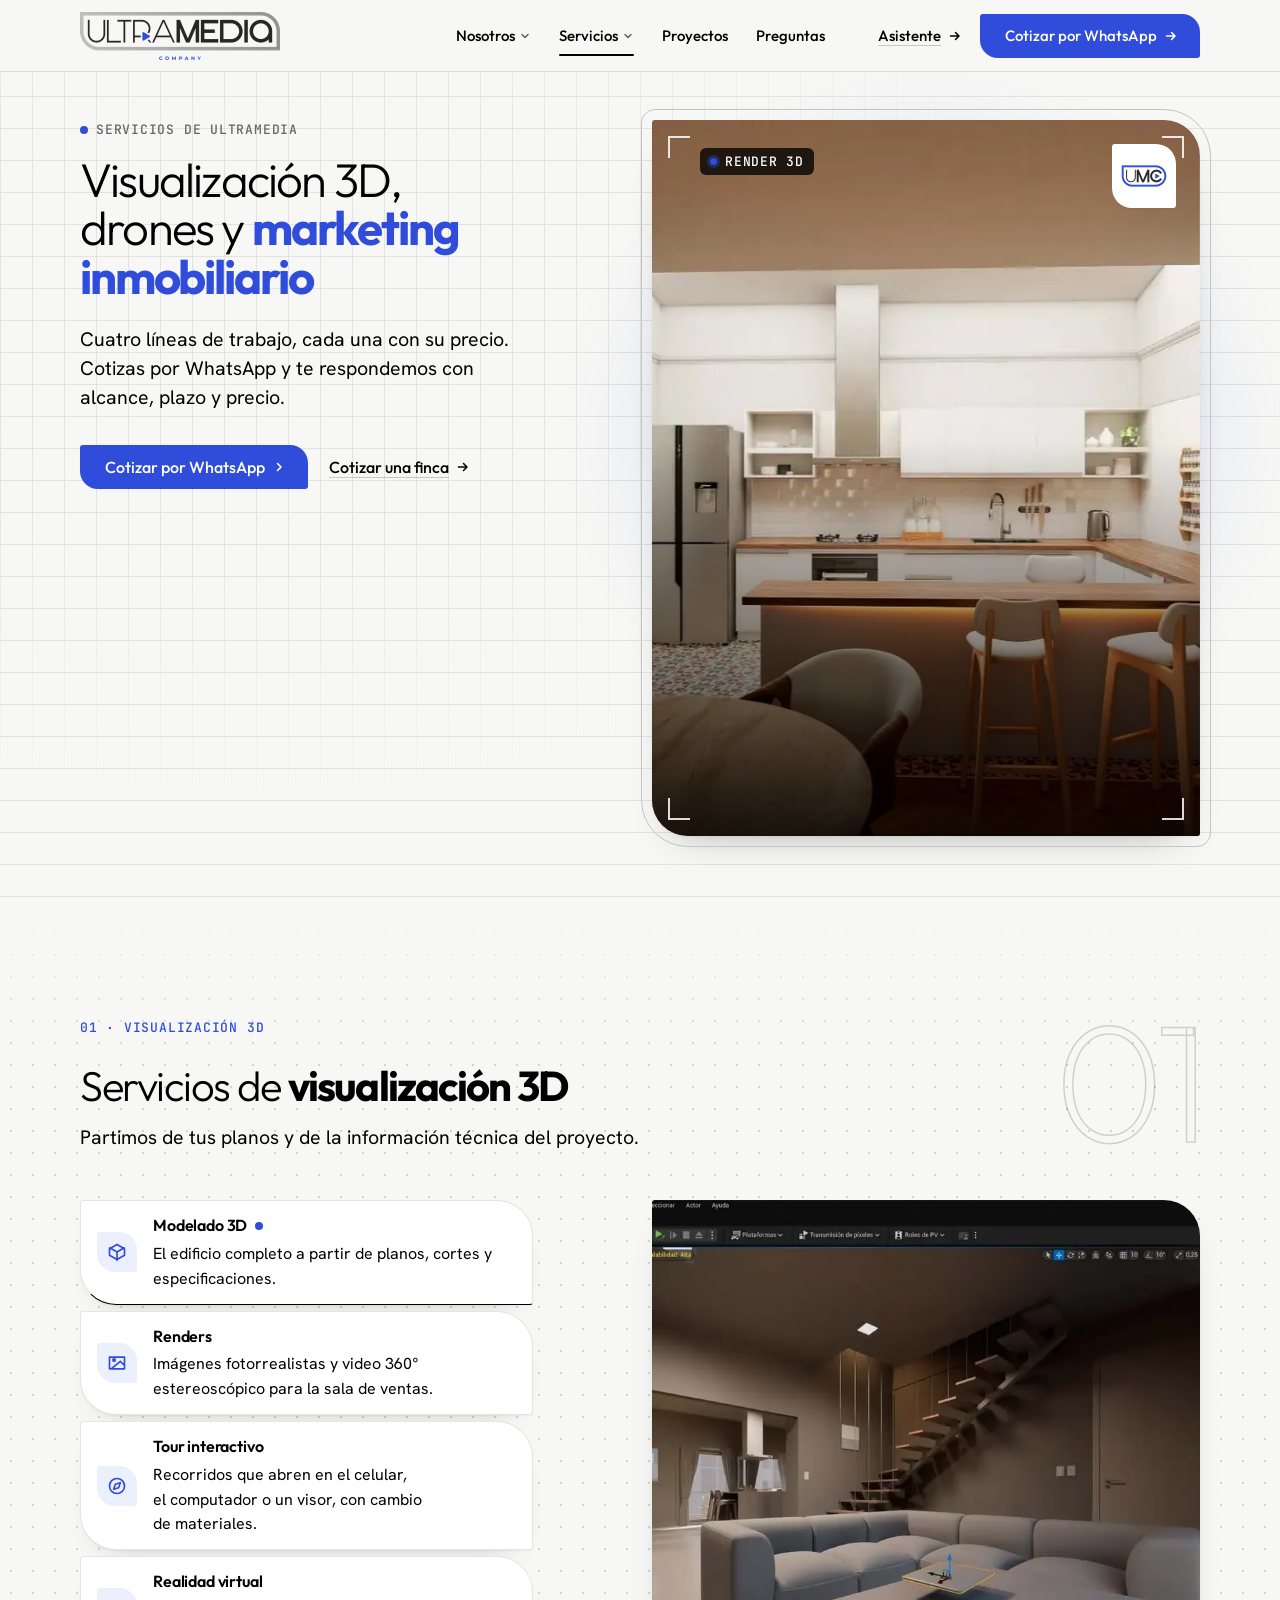
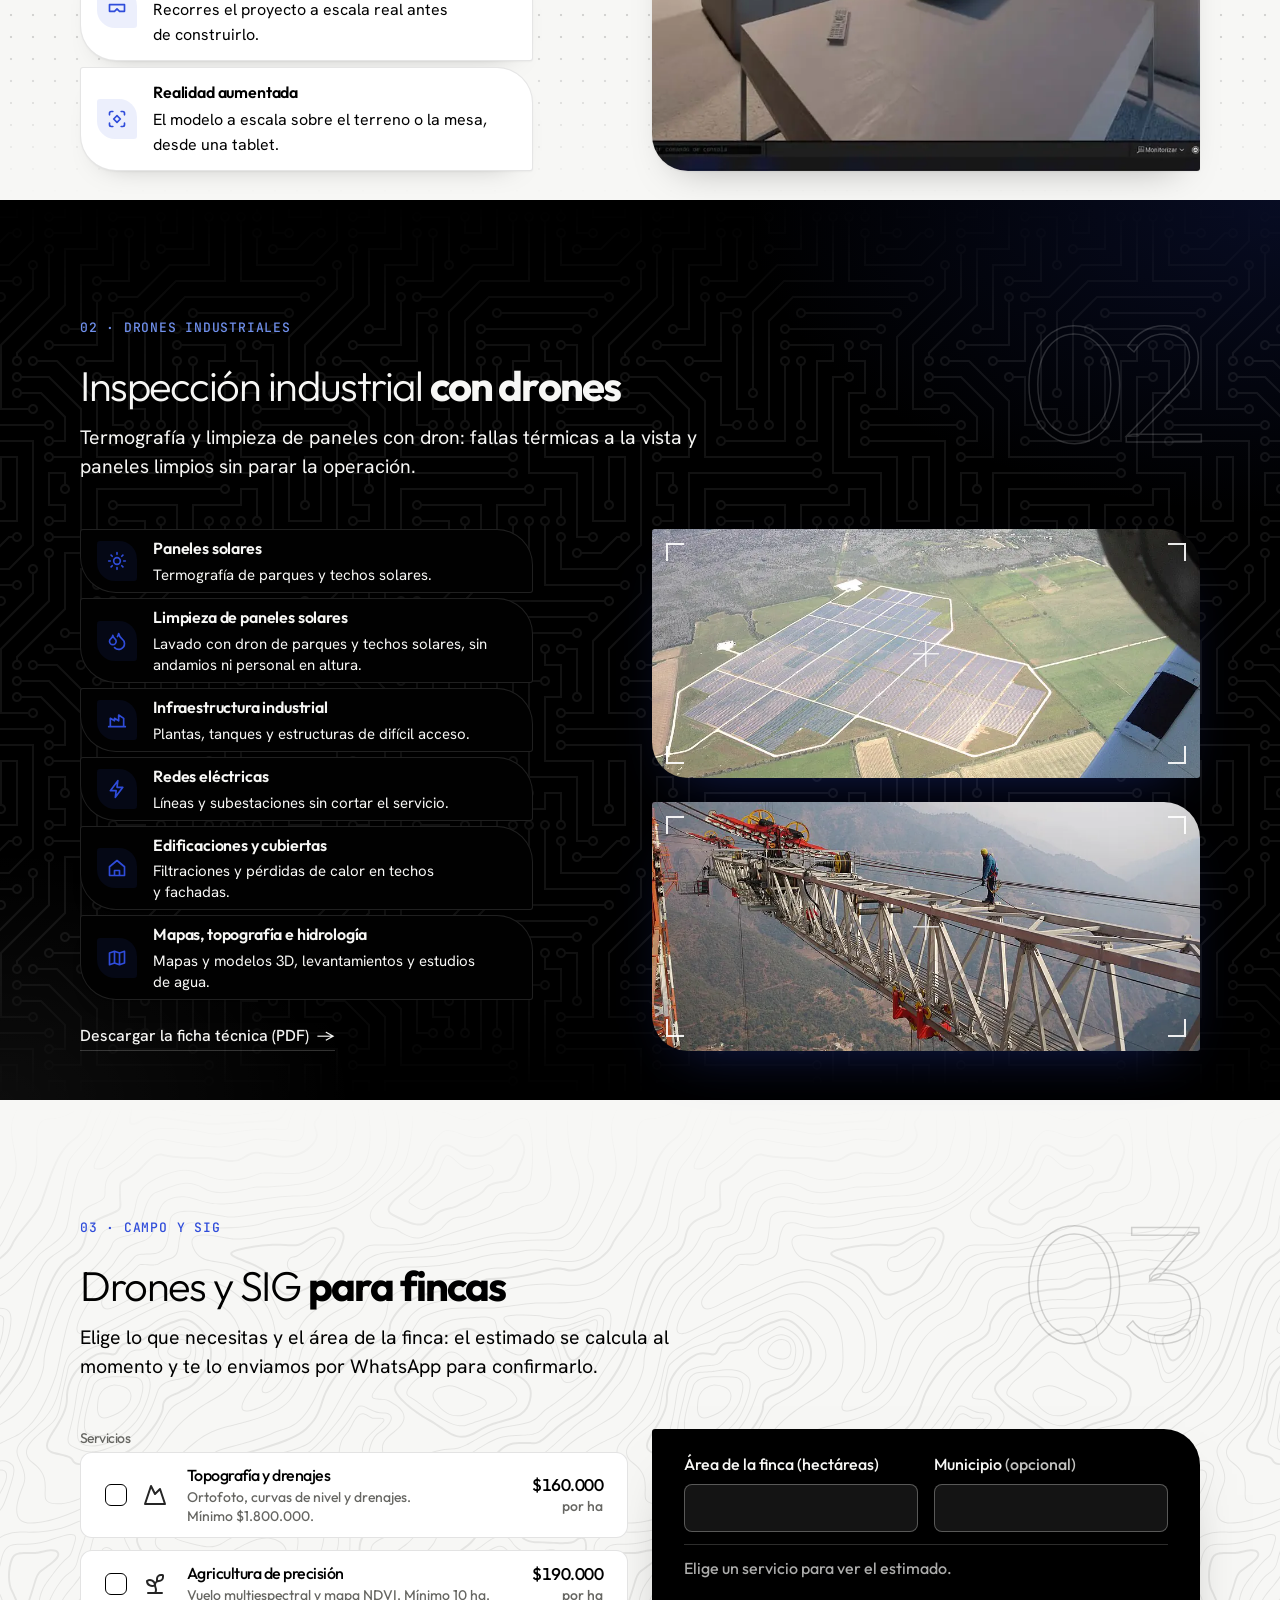
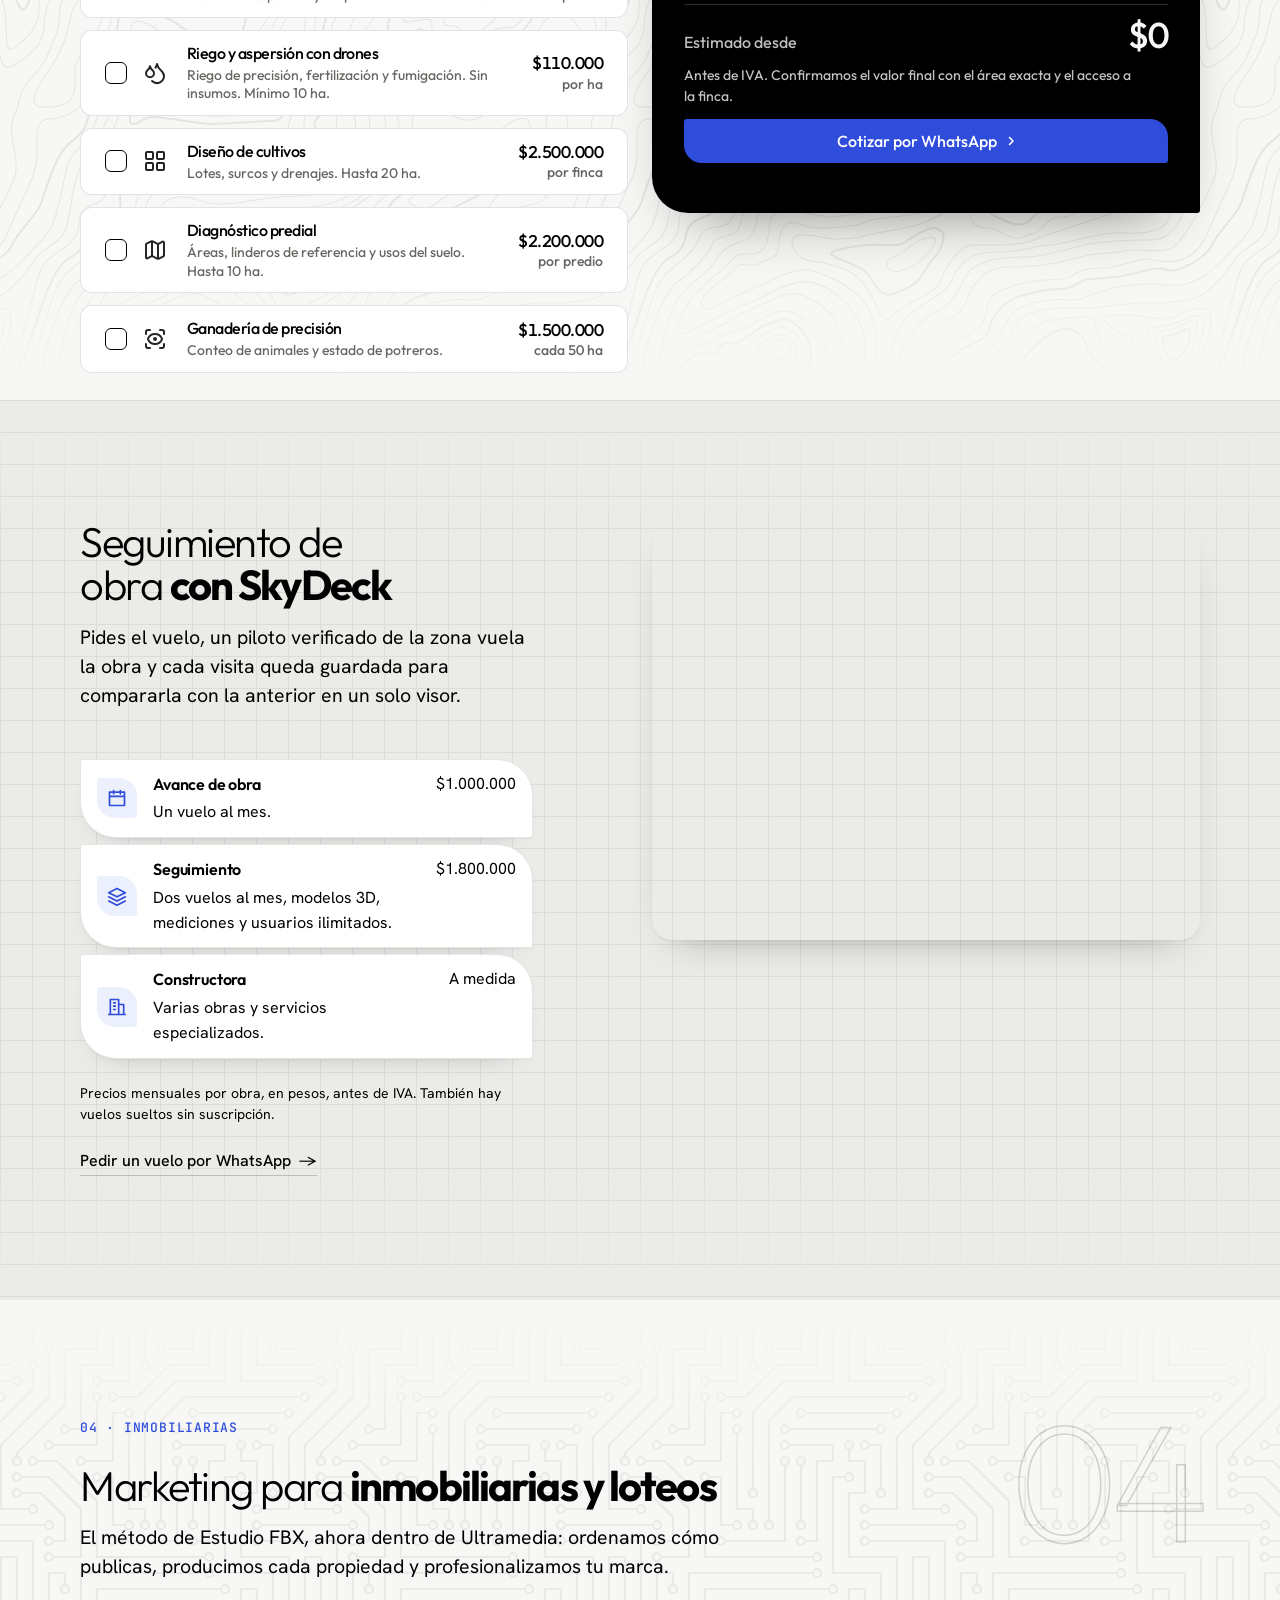
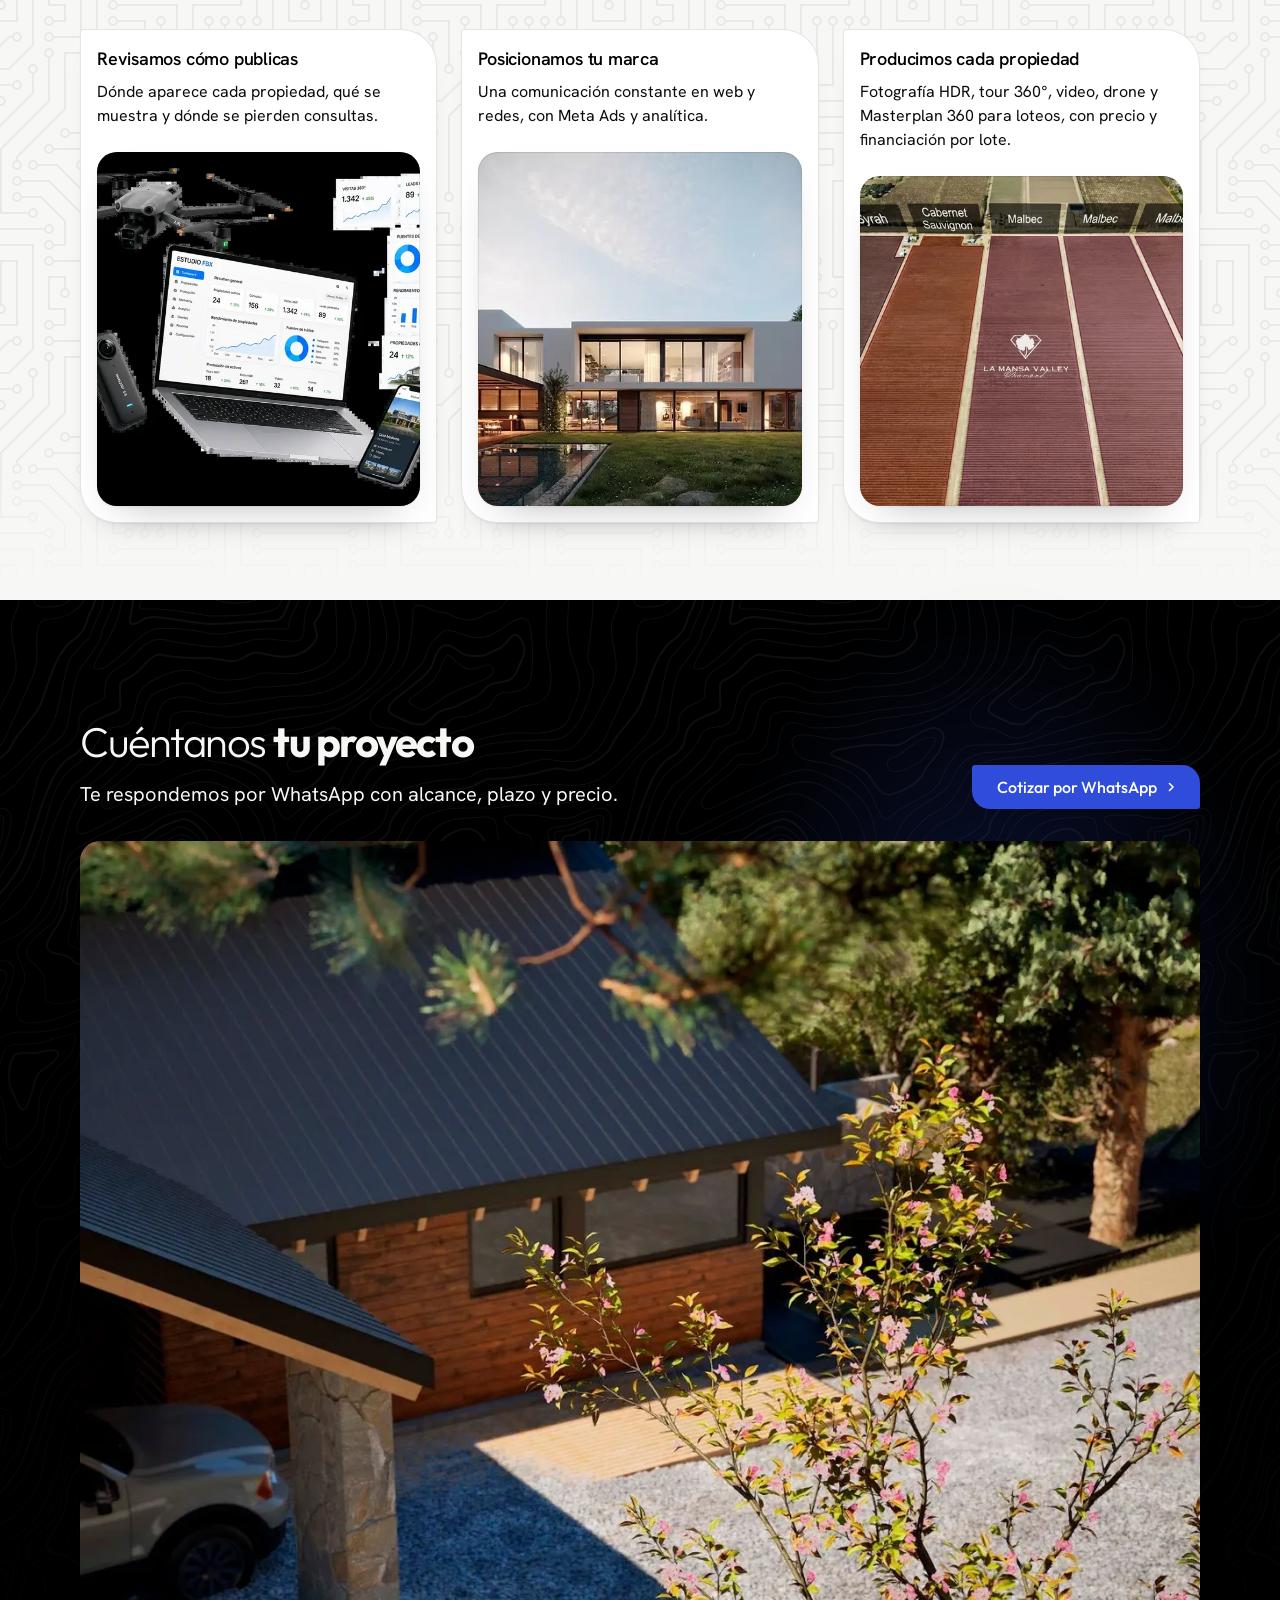
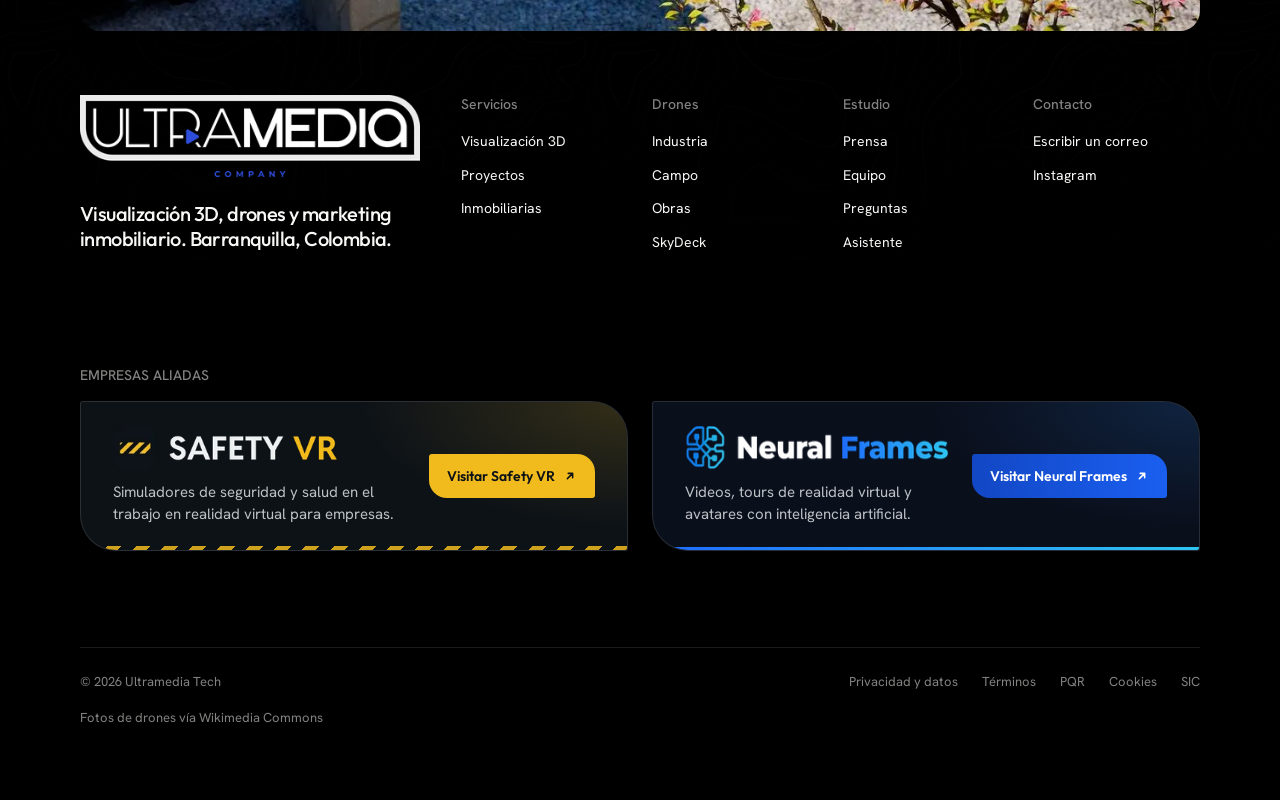
<file: servicios.html>
<!doctype html>
<html lang="es" data-type="service" data-radius="soft" data-buttons="arrow" data-motion>
<head>
<meta charset="utf-8">
<meta name="viewport" content="width=device-width, initial-scale=1, viewport-fit=cover">
<title>Servicios: visualización 3D, drones, campo y obras | Ultramedia</title>
<meta name="description" content="Renders y tours 360°, termografía con drones, drones y SIG para fincas con cotizador, seguimiento de obra con SkyDeck y marketing inmobiliario.">
<meta property="og:type" content="website">
<meta property="og:title" content="Servicios: visualización 3D, drones, campo y obras | Ultramedia">
<meta property="og:description" content="Tours 360°, realidad virtual, marketing inmobiliario y drones para obras e industria.">
<meta property="og:image" content="https://ultramedia.com.co/share.jpg">
<meta name="twitter:card" content="summary_large_image">
<link rel="icon" href="favicon-32.png" sizes="32x32" type="image/png">
<link rel="icon" href="favicon.svg" type="image/svg+xml">
<link rel="apple-touch-icon" href="apple-touch-icon.png">
<meta name="theme-color" content="#f7f7f5">
<link rel="canonical" href="https://ultramedia.com.co/servicios.html">
<meta name="site-kind" content="other">
<meta name="page-type" content="service">
<link rel="preconnect" href="https://fonts.googleapis.com">
<link rel="preconnect" href="https://fonts.gstatic.com" crossorigin>
<link href="https://fonts.googleapis.com/css2?family=Hanken+Grotesk:wght@400..700&family=JetBrains+Mono:wght@400..500&family=Outfit:wght@200..800&display=swap" rel="stylesheet">
<link rel="stylesheet" href="assets/system.css">
<link rel="stylesheet" href="assets/ui/cards.css">
<link rel="stylesheet" href="assets/motion/motion.css">
<link rel="stylesheet" href="assets/layout/layout.css">
<link rel="stylesheet" href="assets/icons/icon.css">
<style>
:root {
  --p-bg: #f7f7f5; --p-surface: #ebebe8; --p-ink: #000000; --p-muted: #666662;
  --p-accent: #2f4cda; --p-accent-ink: #ffffff; --p-action: #2f4cda; --p-action-ink: #ffffff;
  --p-inv-bg: #000000; --p-inv-surface: #010101; --p-inv-ink: #f7f7f5; --p-inv-muted: #828280;
  --p-inv-accent: #2f4cda; --p-inv-accent-ink: #ffffff; --p-inv-action: #2f4cda; --p-inv-action-ink: #ffffff;
  --font-display: "Outfit", "Hanken Grotesk", system-ui, sans-serif;
  --font-mono: "JetBrains Mono", ui-monospace, Consolas, monospace;
  --font-text: "Hanken Grotesk", system-ui, sans-serif;
  --display-weight: 500;
  --display-tracking: -0.03em;
  --display-tracking-xl: -0.038em;
}
</style>
<script>document.documentElement.classList.add('m-enter');setTimeout(()=>document.documentElement.classList.add('m-enter-done'),700)</script>
<script>document.documentElement.classList.add('mo-js');setTimeout(()=>document.documentElement.classList.add('mo-safe'),2500)</script>
<link rel="modulepreload" href="assets/moments/moments.js">
<link rel="modulepreload" href="assets/moments/lib.js">
<link rel="modulepreload" href="assets/moments/picture-develops/moment.js">
<link rel="stylesheet" href="asistente.css?v=al4">
<link rel="stylesheet" href="cotizador.css">
<link rel="stylesheet" href="marca.css?v=al4">
<!-- page CSS: inside visuals only -->
<style>
  #drones .pair { display: grid; gap: var(--s-5); height: 100%; grid-template-rows: 1fr 1fr; grid-template-columns: minmax(0, 1fr); min-width: 0; }
  #drones .pair .frame { min-height: 0; }
  .develop { margin: 0; border-radius: var(--r-lg); overflow: hidden; }
  .develop > img { display: block; width: 100%; height: 100%; object-fit: cover; }
  .tools { list-style: none; padding: 0; margin: var(--s-4) 0 0; display: flex; flex-wrap: wrap; gap: var(--s-3) var(--s-6); }
  .tools li { display: flex; flex-direction: column; align-items: flex-start; gap: var(--s-2); font-size: var(--t-small); }
  .tools li b { display: block; font-weight: 500; font-size: 15px; }
  @media (max-width: 639px) { .tools { flex-direction: column; gap: var(--s-4); } .tools li { flex-direction: row; align-items: center; gap: var(--s-3); } }
  /* short desktop screens: the hero words stay inside the frame, the close photo gives way to the links */
  @media (min-width: 1024px) and (max-height: 800px) { .hero--film h1 { font-size: clamp(36px, 6vh, 60px); } .hero--film .hero__lead { font-size: 16px; line-height: 1.5; } }
  @media (min-width: 1024px) and (max-width: 1279px) and (max-height: 800px) { .hero--film .hero__over > div { padding: var(--s-6); } }
  /* short screens: the hero grows with its words rather than letting the frame or the words spill out */
  @media (max-height: 780px) {
    main > .hero.hero--film { height: auto; min-height: 100svh; display: flex; flex-direction: column; }
    .hero--film > .wrap, .hero--film .hero-text { flex: 1 0 auto; display: flex; flex-direction: column; }
    .hero--film .hero__media { min-height: 0; flex: 1 0 auto; }
    .hero--film .hero__over { position: relative; }
  }
  @media (max-height: 760px) { .closing .close__media { display: none; } }
  #inmobiliarias .panel { --p-h: 330px; }
  #metodo .metodo__pic { aspect-ratio: 1 / 1; }
  @media (min-width: 1024px) and (max-width: 1279px) { #inmobiliarias .panel { --p-h: 300px; } #inmobiliarias .card { grid-column: span 4; } }
  .chat { height: min(560px, 66svh); }
  #equipo .tile__media { --tile-ratio: 4 / 5; }
  @media (max-width: 1023px) { #drones .pair { grid-template-rows: none; } #drones .pair .frame { aspect-ratio: 3 / 2; } }
  @media (max-width: 1023px) { #metodo .metodo__pic { aspect-ratio: 3 / 2; } }
  @media (max-width: 639px) { #inmobiliarias .panel { --p-h: 180px; } .chat { height: auto; } .chat__log { height: 320px; } #inmobiliarias .panel { --p-h: 260px; } #metodo .metodo__pic { aspect-ratio: 10 / 19; } #equipo .tile__media { --tile-ratio: 3 / 5; } }
  @media (max-width: 1279px) { #servicios .lead-more { display: none; } }
  @media (min-width: 640px) and (max-width: 1023px) {
    #drones, #inmobiliarias, #equipo { --h: 2; }
    #equipo .tile { grid-column: span 6; }
  }
  @media (max-width: 639px) { #equipo .tile { grid-column: span 6; } }
  /* services list: the photo crossfades to the row under the pointer (200ms, opacity only) */
  [data-peek] .frame__img { transition: opacity 200ms cubic-bezier(0.23, 1, 0.32, 1), visibility 0s linear 0s; }
  [data-peek] .frame__img[hidden] { display: block; opacity: 0; visibility: hidden; transition: opacity 200ms cubic-bezier(0.23, 1, 0.32, 1), visibility 0s linear 200ms; }
  @media (prefers-reduced-motion: reduce) { [data-peek] .frame__img, [data-peek] .frame__img[hidden] { transition: none; } }
  html.at-footer nav.actionbar { transform: translateY(110%); visibility: hidden; transition: transform 200ms cubic-bezier(0.23, 1, 0.32, 1), visibility 0s linear 200ms; }
  .hero--film .hero__media { background: #2b2722 url('[data-uri]') center / cover no-repeat; }
  /* depth and motion: a soft lift under every picture, the hero photo settling once on load,
     a faint accent light in the dark drones band */
  :root { --ease-out: cubic-bezier(0.23, 1, 0.32, 1); --lift: 0 1px 2px rgba(0,0,0,.05), 0 18px 40px -24px rgba(0,0,0,.35); }
  .frame--photo, .tile__media, .panel:has(> img), .develop, .close__media { box-shadow: var(--lift); }
  .ground-inverse .frame--photo { box-shadow: 0 24px 60px -30px rgba(47, 76, 218,.45); }
  @media (min-width: 1024px) { #drones { background-image: radial-gradient(60% 50% at 100% 0%, rgba(47, 76, 218,.16), transparent 70%), radial-gradient(40% 40% at 0% 100%, rgba(255,255,255,.05), transparent 70%); } }
  .hero__media > picture > img { animation: hero-settle 1400ms var(--ease-out) both; }
  @keyframes hero-settle { from { transform: scale(1.06); } to { transform: scale(1); } }
  @media (prefers-reduced-motion: reduce) { .hero__media > picture > img { animation: none; } }
  /* facts strip and press row */
  .facts { display: grid; grid-template-columns: repeat(4, minmax(0, 1fr)); gap: var(--s-5); margin: 0 0 var(--s-7); padding: var(--s-5) 0; }
  .facts > div { display: flex; flex-direction: column-reverse; gap: var(--s-2); }
  .facts dt { font-size: var(--t-small); color: var(--muted); }
  .facts dd { margin: 0; font: var(--display-weight) var(--t-stat)/1 var(--font-display); letter-spacing: var(--display-tracking); }
  .press-row { align-content: start; }
  .press-row .tile p { color: var(--ink); }
  .legal-links { display: flex; flex-wrap: wrap; gap: var(--s-2) var(--s-5); }
  @media (max-width: 639px) { .facts { grid-template-columns: repeat(2, minmax(0, 1fr)); } }
  /* type: balanced headings, no lone last word in paragraphs, crisp glyphs, numbers that line up */
  body { -webkit-font-smoothing: antialiased; -moz-osx-font-smoothing: grayscale; text-rendering: optimizeLegibility; font-kerning: normal; }
  h1, h2, h3, .t-card { text-wrap: balance; }
  p, li, .hero__lead { text-wrap: pretty; }
  .rows__value { font-variant-numeric: tabular-nums; white-space: nowrap; }
  /* short or narrow screens: a section grows with its content instead of laying it over the next one,
     and the block that fills the screen never shrinks below what it holds */
  @media (min-width: 640px) and (max-width: 1279px), (min-width: 1280px) and (max-height: 860px) {
    main > :is(section, .section):not(.hero, [data-moment]), footer.closing { height: auto; min-height: calc(var(--h, 1) * 100svh); display: flex; flex-direction: column; }
    main > :is(section, .section):not(.hero, [data-moment]) > .wrap, footer.closing > .wrap { flex: 1 0 auto; height: auto; }
    main > :is(section, .section) > .wrap > .fill { flex: 1 0 auto; min-height: auto; }
  }
  @media (max-width: 639px) { main > :is(section, .section) > .wrap > .fill { flex: 1 0 auto; min-height: auto; } }
</style>
</head>
<body>
<!-- type: service
     deal: hero film, nav nav-centre, close close-photo, footer footer-dark, rhythm surface-pairs, buttons arrow, mark ring, grounds none
     palette card-pastels (off-white ground with a magenta accent: the renders and photographs carry the colour), type hanken
     moments: photo-chapters in #proyectos -->
<header class="nav nav--centre">
  <div class="wrap nav__bar">
    <a class="skip-link" href="#top">Saltar al contenido</a>
    <a class="nav__logo" href="index.html"><img class="nav__logo-img" src="assets/img/marca/logo-ultramedia-400.webp" srcset="assets/img/marca/logo-ultramedia-400.webp 400w, assets/img/marca/logo-ultramedia-800.webp 800w" sizes="200px" width="400" height="96" alt="Ultramedia Company"></a>
    <nav class="nav__links" aria-label="Principal">
      <div class="nav__item">
        <a class="nav__link" href="nosotros.html">Nosotros <svg class="chev" viewBox="0 0 12 12" aria-hidden="true"><path d="M3 4.5l3 3 3-3" fill="none" stroke="currentColor" stroke-width="1.5" stroke-linecap="round" stroke-linejoin="round"/></svg></a>
        <div class="nav__menu">
          <div class="wrap grid">
            <div class="menu-col span-3">
              <p class="t-label">Quiénes somos</p>
              <a href="nosotros.html#historia">Ultramedia y Estudio FBX<span>Un estudio de visualización 3D y drones que suma el marketing inmobiliario</span></a>
              <a href="index.html#estudio">Obra publicada<span>Cuatro países, tours abiertos al público y prensa</span></a>
            </div>
            <div class="menu-col span-3">
              <p class="t-label">Cómo trabajamos</p>
              <a href="nosotros.html#metodo">Método en cuatro etapas<span>Diagnóstico, plan, ejecución y mantenimiento</span></a>
              <a href="nosotros.html#equipo">Equipo<span>Arquitectos, modeladores y producción</span></a>
            </div>
            <div class="menu-col span-3">
              <p class="t-label">Ayuda</p>
              <a href="index.html#faq">Preguntas frecuentes<span>Plazos, precios y entregables</span></a>
              <a href="https://wa.me/573006242963" target="_blank" rel="noopener" data-chat-open>Asistente<span>Responde a cualquier hora y pasa a WhatsApp</span></a>
            </div>
          </div>
        </div>
      </div>
      <div class="nav__item">
        <a class="nav__link" href="servicios.html" aria-current="page">Servicios <svg class="chev" viewBox="0 0 12 12" aria-hidden="true"><path d="M3 4.5l3 3 3-3" fill="none" stroke="currentColor" stroke-width="1.5" stroke-linecap="round" stroke-linejoin="round"/></svg></a>
        <div class="nav__menu">
          <div class="wrap grid">
            <div class="menu-col span-3">
              <p class="t-label">01 · Visualización 3D</p>
              <a href="#servicios">Renders y modelado 3D<span>Imágenes fotorrealistas desde tus planos</span></a>
              <a href="#servicios">Tours 360° y realidad virtual<span>Recorridos en el navegador, el celular o un visor</span></a>
            </div>
            <div class="menu-col span-3">
              <p class="t-label">02 · Drones industriales</p>
              <a href="#drones">Termografía aérea<span>Paneles solares, redes eléctricas y cubiertas</span></a>
              <a href="#drones">Limpieza de paneles solares<span>Lavado con dron, sin andamios</span></a>
              <a href="#drones">Mapas y modelos 3D<span>Topografía y estudios hidrológicos</span></a>
            </div>
            <div class="menu-col span-3">
              <p class="t-label">03 · Campo y SIG</p>
              <a href="#campo">Topografía y agricultura<span>Desde $160.000 por hectárea, con cotizador</span></a>
              <a href="#campo">Riego y aspersión con drones<span>Desde $110.000 por hectárea</span></a>
              <a href="#campo">Ganadería de precisión<span>Conteo de animales y estado de potreros</span></a>
            </div>
            <div class="menu-col span-3">
              <p class="t-label">04 · Obras e inmobiliarias</p>
              <a href="#skydeck">SkyDeck<span>Un vuelo al mes para seguir cada obra</span></a>
              <a href="#inmobiliarias">Marketing inmobiliario<span>Fotografía, tours y campañas para vender</span></a>
            </div>
          </div>
        </div>
      </div>
      <div class="nav__item"><a class="nav__link" href="index.html#proyectos">Proyectos</a></div>
      <div class="nav__item"><a class="nav__link" href="index.html#faq">Preguntas</a></div>
    </nav>
    <div class="nav__actions">
      <a class="btn btn--primary" href="https://wa.me/573006242963" target="_blank" rel="noopener" data-wa>Cotizar por WhatsApp</a>
    </div>
    <button class="nav__toggle" type="button" aria-expanded="false" aria-label="Menú">
      <svg width="18" height="18" viewBox="0 0 18 18" aria-hidden="true"><path d="M2 5h14M2 13h14" stroke="currentColor" stroke-width="1.6" stroke-linecap="round"/></svg>
    </button>
  </div>
</header>

<main id="top">
  <section class="hero hero--split tex tex--grid" data-enter aria-labelledby="hero-h">
    <div class="wrap"><div class="hero-text grid hero__grid">
      <div class="hero__text span-5">
        <p class="hero__kicker"><span class="dot" aria-hidden="true"></span>Servicios de Ultramedia</p>
        <h1 id="hero-h">Visualización 3D, drones y <strong class="hl">marketing inmobiliario</strong></h1>
        <p class="hero__lead">Cuatro líneas de trabajo, cada una con su precio. Cotizas por WhatsApp y te respondemos con alcance, plazo y precio.</p>
        <div class="btn-row">
          <a class="btn btn--primary" href="https://wa.me/573006242963" target="_blank" rel="noopener" data-wa>Cotizar por WhatsApp<svg class="m-arrow" viewBox="0 0 12 12" aria-hidden="true"><path class="m-arrow__stem" d="M1 6h8"/><path class="m-arrow__head" d="M4.5 2.5 8 6l-3.5 3.5"/></svg></a>
          <a class="btn btn--secondary" href="#campo">Cotizar una finca</a>
        </div>
      </div>
      <div class="hero__media hero-card span-6 start-7">
        <picture><source media="(max-width: 639px)" srcset="assets/img/rendering-phone.webp"><img src="assets/img/rendering.webp" srcset="assets/img/rendering-800.webp 800w, assets/img/rendering-1200.webp 1200w, assets/img/rendering.webp 1400w" sizes="(max-width: 1023px) 100vw, 900px" width="1400" height="933" alt="Render fotorrealista de una cocina con isla de mármol y luz cálida" fetchpriority="high" data-source="client" data-subject="render"></picture>
        <span class="hero-card__hud" aria-hidden="true"></span><p class="hero-card__geo" aria-hidden="true">Render 3D</p><span class="hero-badge" aria-hidden="true"><img class="umc" src="assets/img/marca/umc-96.webp" width="96" height="96" alt="UMC, Ultramedia Company"></span>
      </div>
    </div></div>
  </section>

  <section class="section tex tex--dots" id="servicios" aria-labelledby="servicios-h">
    <div class="wrap">
      <div class="section-head">
        <p class="eyebrow">01 · Visualización 3D</p><h2 id="servicios-h">Servicios de <strong>visualización 3D</strong></h2>
        <p>Partimos de tus planos y de la información técnica del proyecto. <span class="lead-more">Trabajamos con metodología BIM: arquitectura, cálculos y documentación en un solo modelo.</span></p>
      </div>
      <div class="grid grid--top fill" data-peek>
        <ul class="rows span-5">
          <li data-peek-to="modelado" tabindex="0"><span class="chip chip--row rows__icon" aria-hidden="true"><svg viewBox="0 0 24 24" fill="none" stroke="currentColor" stroke-width="2" stroke-linecap="round" stroke-linejoin="round"><path d="M21 16V8l-9-5-9 5v8l9 5 9-5ZM3.3 7 12 12l8.7-5M12 22V12"/></svg></span><span class="rows__name">Modelado 3D</span><p>El edificio completo a partir de planos, cortes y especificaciones.</p></li>
          <li data-peek-to="render" tabindex="0"><span class="chip chip--row rows__icon" aria-hidden="true"><svg viewBox="0 0 24 24" fill="none" stroke="currentColor" stroke-width="2" stroke-linecap="round" stroke-linejoin="round"><path d="M3 5h18v14H3zM8.5 10a1.5 1.5 0 1 0 0-3 1.5 1.5 0 0 0 0 3ZM21 15l-5-5L5 19"/></svg></span><span class="rows__name">Renders</span><p>Imágenes fotorrealistas y video 360° estereoscópico para la sala de ventas.</p></li>
          <li data-peek-to="tour" tabindex="0"><span class="chip chip--row rows__icon" aria-hidden="true"><svg viewBox="0 0 24 24" fill="none" stroke="currentColor" stroke-width="2" stroke-linecap="round" stroke-linejoin="round"><path d="M12 21a9 9 0 1 0 0-18 9 9 0 0 0 0 18ZM16 8l-2 6-6 2 2-6 6-2Z"/></svg></span><span class="rows__name">Tour interactivo</span><p>Recorridos que abren en el celular, el computador o un visor, con cambio de materiales.</p></li>
          <li data-peek-to="vr" tabindex="0"><span class="chip chip--row rows__icon" aria-hidden="true"><svg viewBox="0 0 24 24" fill="none" stroke="currentColor" stroke-width="2" stroke-linecap="round" stroke-linejoin="round"><path d="M3 8h18v8h-6l-3-3-3 3H3z"/></svg></span><span class="rows__name">Realidad virtual</span><p>Recorres el proyecto a escala real antes de construirlo.</p></li>
          <li data-peek-to="ar" tabindex="0"><span class="chip chip--row rows__icon" aria-hidden="true"><svg viewBox="0 0 24 24" fill="none" stroke="currentColor" stroke-width="2" stroke-linecap="round" stroke-linejoin="round"><path d="M3 7V5a2 2 0 0 1 2-2h2M17 3h2a2 2 0 0 1 2 2v2M21 17v2a2 2 0 0 1-2 2h-2M7 21H5a2 2 0 0 1-2-2v-2M8 12l4-4 4 4-4 4z"/></svg></span><span class="rows__name">Realidad aumentada</span><p>El modelo a escala sobre el terreno o la mesa, desde una tablet.</p></li>
        </ul>
        <div class="frame frame--photo frame--fill span-6 start-7">
          <img loading="lazy" class="frame__img" data-peek-for="modelado" src="assets/img/modelado.webp" srcset="assets/img/modelado-phone.webp 448w, assets/img/modelado-1200.webp 1200w, assets/img/modelado.webp 1400w" sizes="(max-width: 639px) calc(100vw - 48px), (max-width: 1023px) calc(100vw - 96px), 1010px" width="1400" height="933" alt="Sala de una casa modelada en 3D dentro del programa de modelado" data-source="client" data-subject="modelado 3D">
          <img loading="lazy" class="frame__img" data-peek-for="render" src="assets/img/rendering.webp" srcset="assets/img/rendering-phone.webp 448w, assets/img/rendering-1200.webp 1200w, assets/img/rendering.webp 1400w" sizes="(max-width: 639px) calc(100vw - 48px), (max-width: 1023px) calc(100vw - 96px), 1010px" width="1400" height="933" alt="Render fotorrealista de una cocina con isla y barra de madera" data-source="client" data-subject="render" hidden>
          <img loading="lazy" class="frame__img" data-peek-for="tour" src="assets/img/marble.webp" srcset="assets/img/marble-phone.webp 432w, assets/img/marble-1200.webp 1200w, assets/img/marble.webp 1600w" sizes="(max-width: 639px) calc(100vw - 48px), (max-width: 1023px) calc(100vw - 96px), 1010px" width="1600" height="900" alt="Baño en mármol del tour Marble Viewer, con ventana a la ciudad" data-source="client" data-subject="tour interactivo" hidden>
          <img loading="lazy" class="frame__img" data-peek-for="vr" src="assets/img/vr.webp" srcset="assets/img/vr-phone.webp 288w, assets/img/vr.webp 1100w" sizes="(max-width: 639px) calc(100vw - 48px), (max-width: 1023px) calc(100vw - 96px), 1010px" width="1100" height="600" alt="Persona con visor de realidad virtual usando una interfaz flotante" data-source="client" data-subject="realidad virtual" hidden>
          <img loading="lazy" class="frame__img" data-peek-for="ar" src="assets/img/ar.webp" srcset="assets/img/ar-phone.webp 432w, assets/img/ar-1200.webp 1200w, assets/img/ar.webp 1600w" sizes="(max-width: 639px) calc(100vw - 48px), (max-width: 1023px) calc(100vw - 96px), 1010px" width="1600" height="900" alt="Tablet que muestra un sofá y una mesa en realidad aumentada sobre el piso real" data-source="client" data-subject="realidad aumentada" hidden>
        </div>
      </div>
    </div>
  </section>

  <section class="section ground-inverse tex tex--circuit" id="drones" style="--hm: 2" aria-labelledby="drones-h">
    <div class="wrap">
      <div class="section-head">
        <p class="eyebrow">02 · Drones industriales</p><h2 id="drones-h">Inspección industrial <strong>con drones</strong></h2>
        <p>Termografía y limpieza de paneles con dron: fallas térmicas a la vista y paneles limpios sin parar la operación.</p>
      </div>
      <div class="grid grid--top fill">
        <div class="span-5 stack-5">
          <ul class="rows">
            <li><span class="chip chip--row rows__icon" aria-hidden="true"><svg viewBox="0 0 24 24" fill="none" stroke="currentColor" stroke-width="2" stroke-linecap="round" stroke-linejoin="round"><path d="M12 16a4 4 0 1 0 0-8 4 4 0 0 0 0 8ZM12 2v2M12 20v2M4.9 4.9l1.4 1.4M17.7 17.7l1.4 1.4M2 12h2M20 12h2M4.9 19.1l1.4-1.4M17.7 6.3l1.4-1.4"/></svg></span><span class="rows__name">Paneles solares</span><p>Termografía de parques y techos solares.</p></li>
            <li><span class="chip chip--row rows__icon" aria-hidden="true"><svg viewBox="0 0 24 24" fill="none" stroke="currentColor" stroke-width="2" stroke-linecap="round" stroke-linejoin="round"><path d="M7 16.3c2.2 0 4-1.83 4-4.05c0-1.16-.57-2.26-1.71-3.19S7.29 6.75 7 5.3c-.29 1.45-1.14 2.84-2.29 3.76S3 11.1 3 12.25c0 2.22 1.8 4.05 4 4.05M12.56 6.6A11 11 0 0 0 14 3.02c.5 2.5 2 4.9 4 6.5s3 3.5 3 5.5a6.98 6.98 0 0 1-11.91 4.97"/></svg></span><span class="rows__name">Limpieza de paneles solares</span><p>Lavado con dron de parques y techos solares, sin andamios ni personal en altura.</p></li>
            <li><span class="chip chip--row rows__icon" aria-hidden="true"><svg viewBox="0 0 24 24" fill="none" stroke="currentColor" stroke-width="2" stroke-linecap="round" stroke-linejoin="round"><path d="M2 20h20M4 20V10l5 3V10l5 3V6l6 4v10"/></svg></span><span class="rows__name">Infraestructura industrial</span><p>Plantas, tanques y estructuras de difícil acceso.</p></li>
            <li><span class="chip chip--row rows__icon" aria-hidden="true"><svg viewBox="0 0 24 24" fill="none" stroke="currentColor" stroke-width="2" stroke-linecap="round" stroke-linejoin="round"><path d="M13 2 4 14h7l-1 8 9-12h-7l1-8Z"/></svg></span><span class="rows__name">Redes eléctricas</span><p>Líneas y subestaciones sin cortar el servicio.</p></li>
            <li><span class="chip chip--row rows__icon" aria-hidden="true"><svg viewBox="0 0 24 24" fill="none" stroke="currentColor" stroke-width="2" stroke-linecap="round" stroke-linejoin="round"><path d="M3 10.5 12 3l9 7.5V21H3zM9 21v-6h6v6"/></svg></span><span class="rows__name">Edificaciones y cubiertas</span><p>Filtraciones y pérdidas de calor en techos y fachadas.</p></li>
            <li><span class="chip chip--row rows__icon" aria-hidden="true"><svg viewBox="0 0 24 24" fill="none" stroke="currentColor" stroke-width="2" stroke-linecap="round" stroke-linejoin="round"><path d="M9 4 3 6v14l6-2 6 2 6-2V4l-6 2-6-2ZM9 4v14M15 6v14"/></svg></span><span class="rows__name">Mapas, topografía e hidrología</span><p>Mapas y modelos 3D, levantamientos y estudios de agua.</p></li>
          </ul>
          <a class="link" href="http://dronesbaq.com/wp-content/uploads/2026/10/Servicios_Termograficos_Drones_Barranquilla_peq.pdf" target="_blank" rel="noopener">Descargar la ficha técnica (PDF)</a>
        </div>
        <div class="span-6 start-7 pair">
          <div class="frame frame--photo"><img class="frame__img" src="assets/img/photo-f22926362.webp" srcset="assets/img/photo-f22926362-500.webp 500w, assets/img/photo-f22926362-960.webp 960w, assets/img/photo-f22926362.webp 1280w" sizes="(max-width: 1023px) 100vw, 50vw" width="1280" height="962" alt="Parque solar entre campos de cultivo, visto desde el aire" loading="lazy" decoding="async" data-source="stand-in" data-subject="parque solar"></div>
          <div class="frame frame--photo"><img class="frame__img" src="assets/img/photo-f55529578.webp" srcset="assets/img/photo-f55529578-500.webp 500w, assets/img/photo-f55529578-960.webp 960w, assets/img/photo-f55529578.webp 1280w" sizes="(max-width: 1023px) 100vw, 50vw" width="1280" height="962" alt="Operario sobre una estructura metálica de gran altura en una obra de infraestructura" loading="lazy" decoding="async" data-source="stand-in" data-subject="infraestructura industrial" style="--ly-pos: 50% 40%"></div>
        </div>
      </div>
    </div>
  </section>

  <section class="section pricing tex tex--topo" id="campo" style="--hm: 2" aria-labelledby="campo-h">
    <div class="wrap">
      <div class="section-head">
        <p class="eyebrow">03 · Campo y SIG</p><h2 id="campo-h">Drones y SIG <strong>para fincas</strong></h2>
        <p>Elige lo que necesitas y el área de la finca: el estimado se calcula al momento y te lo enviamos por WhatsApp para confirmarlo.</p>
      </div>
      <form class="quote grid grid--top fill" id="cotizador" novalidate>
        <fieldset class="quote__opts span-6" aria-describedby="q-svc-err">
          <legend class="quote__legend">Servicios</legend>
          <label class="opt"><input type="checkbox" name="svc" value="topo"><span class="opt__box" aria-hidden="true"></span><img class="opt__ic" src="assets/icons/ui-mountain.svg" alt="" width="24" height="24" loading="lazy"><span class="opt__txt"><b>Topografía y drenajes</b><small>Ortofoto, curvas de nivel y drenajes. Mínimo $1.800.000.</small></span><span class="opt__price">$160.000<small>por ha</small></span></label>
          <label class="opt"><input type="checkbox" name="svc" value="agro"><span class="opt__box" aria-hidden="true"></span><img class="opt__ic" src="assets/icons/ui-sprout.svg" alt="" width="24" height="24" loading="lazy"><span class="opt__txt"><b>Agricultura de precisión</b><small>Vuelo multiespectral y mapa NDVI. Mínimo 10 ha.</small></span><span class="opt__price">$190.000<small>por ha</small></span></label>
          <label class="opt"><input type="checkbox" name="svc" value="riego"><span class="opt__box" aria-hidden="true"></span><img class="opt__ic" src="assets/icons/ui-droplets.svg" alt="" width="24" height="24" loading="lazy"><span class="opt__txt"><b>Riego y aspersión con drones</b><small>Riego de precisión, fertilización y fumigación. Sin insumos. Mínimo 10 ha.</small></span><span class="opt__price">$110.000<small>por ha</small></span></label>
          <label class="opt"><input type="checkbox" name="svc" value="diseno"><span class="opt__box" aria-hidden="true"></span><img class="opt__ic" src="assets/icons/ui-layout-grid.svg" alt="" width="24" height="24" loading="lazy"><span class="opt__txt"><b>Diseño de cultivos</b><small>Lotes, surcos y drenajes. Hasta 20 ha.</small></span><span class="opt__price">$2.500.000<small>por finca</small></span></label>
          <label class="opt"><input type="checkbox" name="svc" value="predial"><span class="opt__box" aria-hidden="true"></span><img class="opt__ic" src="assets/icons/ui-map.svg" alt="" width="24" height="24" loading="lazy"><span class="opt__txt"><b>Diagnóstico predial</b><small>Áreas, linderos de referencia y usos del suelo. Hasta 10 ha.</small></span><span class="opt__price">$2.200.000<small>por predio</small></span></label>
          <label class="opt"><input type="checkbox" name="svc" value="ganado"><span class="opt__box" aria-hidden="true"></span><img class="opt__ic" src="assets/icons/ui-scan-eye.svg" alt="" width="24" height="24" loading="lazy"><span class="opt__txt"><b>Ganadería de precisión</b><small>Conteo de animales y estado de potreros.</small></span><span class="opt__price">$1.500.000<small>cada 50 ha</small></span></label>
          <p class="field__error" id="q-svc-err" hidden>Elige al menos un servicio.</p>
        </fieldset>
        <div class="quote__card span-6 start-7">
          <div class="quote__fields">
            <div class="field"><label for="q-ha">Área de la finca (hectáreas)</label>
              <input id="q-ha" name="ha" type="text" inputmode="decimal" autocomplete="off" required aria-describedby="q-ha-err">
              <p class="field__error" id="q-ha-err" hidden>Escribe el área en hectáreas, por ejemplo 25.</p></div>
            <div class="field"><label for="q-mun">Municipio <span class="muted">(opcional)</span></label>
              <input id="q-mun" name="municipio" type="text" autocomplete="address-level2"></div>
          </div>
          <ul class="quote__lines" aria-live="polite"><li class="quote__empty">Elige un servicio para ver el estimado.</li></ul>
          <div class="quote__total"><span>Estimado desde</span><strong data-total>$0</strong></div>
          <p class="t-small quote__note">Antes de IVA. Confirmamos el valor final con el área exacta y el acceso a la finca.</p>
          <div class="btn-row"><button class="btn btn--primary" type="submit">Cotizar por WhatsApp<svg class="m-arrow" viewBox="0 0 12 12" aria-hidden="true"><path class="m-arrow__stem" d="M1 6h8"/><path class="m-arrow__head" d="M4.5 2.5 8 6l-3.5 3.5"/></svg></button></div>
          <p class="form__status t-small" role="status" data-q-status></p>
        </div>
      </form>
    </div>
  </section>

  <section class="section ground-surface tex tex--grid" id="skydeck" aria-labelledby="skydeck-h">
    <div class="wrap">
      <div class="grid grid--top fill">
        <div class="span-5 stack-5">
          <div class="section-head">
            <h2 id="skydeck-h">Seguimiento de obra <strong>con SkyDeck</strong></h2>
            <p>Pides el vuelo, un piloto verificado de la zona vuela la obra y cada visita queda guardada para compararla con la anterior en un solo visor.</p>
          </div>
          <ul class="rows">
            <li><span class="chip chip--row rows__icon" aria-hidden="true"><svg viewBox="0 0 24 24" fill="none" stroke="currentColor" stroke-width="2" stroke-linecap="round" stroke-linejoin="round"><path d="M3 5h18v16H3zM3 10h18M8 3v4M16 3v4"/></svg></span><span class="rows__name">Avance de obra</span><p>Un vuelo al mes.</p><span class="rows__value">$1.000.000</span></li>
            <li><span class="chip chip--row rows__icon" aria-hidden="true"><svg viewBox="0 0 24 24" fill="none" stroke="currentColor" stroke-width="2" stroke-linecap="round" stroke-linejoin="round"><path d="M12 3 2 8l10 5 10-5-10-5ZM2 13l10 5 10-5M2 18l10 5 10-5"/></svg></span><span class="rows__name">Seguimiento</span><p>Dos vuelos al mes, modelos 3D, mediciones y usuarios ilimitados.</p><span class="rows__value">$1.800.000</span></li>
            <li><span class="chip chip--row rows__icon" aria-hidden="true"><svg viewBox="0 0 24 24" fill="none" stroke="currentColor" stroke-width="2" stroke-linecap="round" stroke-linejoin="round"><path d="M4 21V3h10v18M14 9h6v12M8 7h2M8 11h2M8 15h2M2 21h20"/></svg></span><span class="rows__name">Constructora</span><p>Varias obras y servicios especializados.</p><span class="rows__value">A medida</span></li>
          </ul>
          <p class="t-small">Precios mensuales por obra, en pesos, antes de IVA. También hay vuelos sueltos sin suscripción.</p>
          <a class="link" href="https://wa.me/573006242963?text=Hola%2C%20quiero%20pedir%20un%20vuelo%20de%20seguimiento%20de%20obra%20con%20SkyDeck" target="_blank" rel="noopener">Pedir un vuelo por WhatsApp</a>
        </div>
        <figure class="develop span-6 start-7 skydeck__pic" data-moment="picture-develops">
          <img src="assets/img/photo-f69306462.webp" srcset="assets/img/photo-f69306462-phone.webp 367w, assets/img/photo-f69306462.webp 1280w" sizes="(max-width: 639px) calc(100vw - 48px), (max-width: 1023px) 100vw, 1100px" width="1280" height="853" alt="Drone con cámara en vuelo contra un cielo nublado" loading="lazy" decoding="async" data-source="stand-in" data-subject="drone en vuelo">
        </figure>
      </div>
    </div>
  </section>

  <section class="section tex tex--circuit" id="inmobiliarias" style="--hm: 2" aria-labelledby="inmobiliarias-h">
    <div class="wrap">
        <div class="section-head">
          <p class="eyebrow">04 · Inmobiliarias</p><h2 id="inmobiliarias-h">Marketing para <strong>inmobiliarias y loteos</strong></h2>
          <p>El método de Estudio FBX, ahora dentro de Ultramedia: ordenamos cómo publicas, producimos cada propiedad y profesionalizamos tu marca.</p>
        </div>
        <div class="grid">
          <article class="card card--row card--open span-4">
            <h3>Revisamos cómo publicas</h3>
            <p>Dónde aparece cada propiedad, qué se muestra y dónde se pierden consultas.</p>
            <div class="panel"><img class="frame__img" src="assets/img/fbx-kit.webp" srcset="assets/img/fbx-kit-640.webp 640w, assets/img/fbx-kit-800.webp 800w, assets/img/fbx-kit-1200.webp 1200w, assets/img/fbx-kit.webp 1400w" sizes="(max-width: 639px) calc(100vw - 48px), (max-width: 1023px) calc(100vw - 96px), 670px" width="800" height="600" alt="Drone, cámara 360°, laptop y celular con tableros de métricas de una inmobiliaria" loading="lazy" data-source="client" data-subject="análisis"></div>
          </article>
          <article class="card card--row card--open span-4">
            <h3>Posicionamos tu marca</h3>
            <p>Una comunicación constante en web y redes, con Meta Ads y analítica.</p>
            <div class="panel"><img class="frame__img" src="assets/img/casa.webp" srcset="assets/img/casa-640.webp 640w, assets/img/casa.webp 687w" sizes="(max-width: 639px) calc(100vw - 48px), (max-width: 1023px) calc(100vw - 96px), 670px" width="687" height="458" alt="Casa contemporánea de dos pisos con piscina, iluminada al atardecer" loading="lazy" data-source="client" data-subject="posicionamiento"></div>
          </article>
          <article class="card card--row card--open span-4">
            <h3>Producimos cada propiedad</h3>
            <p>Fotografía HDR, tour 360°, video, drone y Masterplan 360 para loteos, con precio y financiación por lote.</p>
            <div class="panel"><img class="frame__img" src="assets/img/masterplan.webp" srcset="assets/img/masterplan-640.webp 640w, assets/img/masterplan-800.webp 800w, assets/img/masterplan-1200.webp 1200w, assets/img/masterplan.webp 1600w" sizes="(max-width: 639px) calc(100vw - 48px), (max-width: 1023px) calc(100vw - 96px), 670px" width="800" height="481" alt="Loteo visto desde el aire con las manzanas marcadas por color" loading="lazy" data-source="client" data-subject="masterplan 360"></div>
          </article>
        </div>
    </div>
  </section>
</main>

<footer class="footer closing footer--dark ground-inverse tex tex--topo tex--glow" id="contact" aria-labelledby="close-h">
  <div class="wrap">
    <div class="closing__cta close--photo">
      <div class="section-head--split">
        <div><h2 id="close-h">Cuéntanos <strong>tu proyecto</strong></h2><p class="t-lead">Te respondemos por WhatsApp con alcance, plazo y precio.</p></div>
        <a class="btn btn--primary" href="https://wa.me/573006242963" target="_blank" rel="noopener" data-wa>Cotizar por WhatsApp<svg class="m-arrow" viewBox="0 0 12 12" aria-hidden="true"><path class="m-arrow__stem" d="M1 6h8"/><path class="m-arrow__head" d="M4.5 2.5 8 6l-3.5 3.5"/></svg></a>
      </div>
      <div class="close__media"><img style="--pos: 50% 55%" src="assets/img/rivendel.webp" srcset="assets/img/rivendel-close-phone.webp 468w, assets/img/rivendel-1200.webp 1200w, assets/img/rivendel.webp 1600w" sizes="(max-width: 639px) calc(100vw - 48px), (max-width: 1023px) calc(100vw - 96px), 1280px" width="1600" height="900" alt="Cabaña de piedra y madera entre árboles en flor del proyecto Rivendel Lodge, al atardecer" loading="lazy" data-source="client" data-subject="Rivendel Lodge"></div>
    </div>
    <div class="closing__links">
      <div class="grid">
        <div class="span-4 stack-4">
          <a class="nav__logo footer__mark" href="#top"><img class="footer__logo-img" src="assets/img/marca/logo-ultramedia-blanco-800.webp" srcset="assets/img/marca/logo-ultramedia-blanco-400.webp 400w, assets/img/marca/logo-ultramedia-blanco-800.webp 800w, assets/img/marca/logo-ultramedia-blanco-1600.webp 1600w" sizes="(max-width: 639px) 260px, 340px" width="800" height="192" alt="Ultramedia Company" loading="lazy"></a>
          <p class="footer__lede">Visualización 3D, drones y marketing inmobiliario. Barranquilla, Colombia.</p>
        </div>
        <div class="span-2 footer__col"><h3>Servicios</h3><ul><li><a href="#servicios">Visualización 3D</a></li><li><a href="index.html#proyectos">Proyectos</a></li><li><a href="#inmobiliarias">Inmobiliarias</a></li></ul></div>
        <div class="span-2 footer__col"><h3>Drones</h3><ul><li><a href="#drones">Industria</a></li><li><a href="#campo">Campo</a></li><li><a href="#skydeck">Obras</a></li><li><a href="https://wa.me/573006242963?text=Hola%2C%20quiero%20pedir%20un%20vuelo%20de%20seguimiento%20de%20obra%20con%20SkyDeck" target="_blank" rel="noopener">SkyDeck</a></li></ul></div>
        <div class="span-2 footer__col"><h3>Estudio</h3><ul><li><a href="index.html#estudio">Prensa</a></li><li><a href="nosotros.html#equipo">Equipo</a></li><li><a href="index.html#faq">Preguntas</a></li><li><a href="https://wa.me/573006242963" target="_blank" rel="noopener" data-chat-open>Asistente</a></li></ul></div>
        <div class="span-2 footer__col"><h3>Contacto</h3><ul><li><a href="mailto:jasonca95@gmail.com">Escribir un correo</a></li><li><a href="https://www.instagram.com/vrdev.ar/" target="_blank" rel="noopener">Instagram</a></li></ul></div>
      </div>
      <div class="allies">
        <h3 class="allies__label">Empresas aliadas</h3>
        <div class="allies__grid">
          <a class="ally ally--svr" href="https://safetyvr.com.co/" target="_blank" rel="noopener">
            <img class="ally__logo" src="assets/img/aliados/safetyvr-300.webp" srcset="assets/img/aliados/safetyvr-300.webp 300w, assets/img/aliados/safetyvr-600.webp 600w" sizes="226px" width="300" height="59" alt="Safety VR" loading="lazy">
            <span class="ally__txt">Simuladores de seguridad y salud en el trabajo en realidad virtual para empresas.</span>
            <span class="ally__go">Visitar Safety VR <svg viewBox="0 0 16 16" width="14" height="14" aria-hidden="true"><path d="M5 11 11 5M6 5h5v5" fill="none" stroke="currentColor" stroke-width="1.8" stroke-linecap="round" stroke-linejoin="round"/></svg></span>
          </a>
          <a class="ally ally--nf" href="https://neuralframe.art/" target="_blank" rel="noopener">
            <img class="ally__logo" src="assets/img/aliados/neuralframes-300.webp" srcset="assets/img/aliados/neuralframes-300.webp 300w, assets/img/aliados/neuralframes-600.webp 600w" sizes="226px" width="300" height="45" alt="Neural Frames" loading="lazy">
            <span class="ally__txt">Videos, tours de realidad virtual y avatares con inteligencia artificial.</span>
            <span class="ally__go">Visitar Neural Frames <svg viewBox="0 0 16 16" width="14" height="14" aria-hidden="true"><path d="M5 11 11 5M6 5h5v5" fill="none" stroke="currentColor" stroke-width="1.8" stroke-linecap="round" stroke-linejoin="round"/></svg></span>
          </a>
        </div>
      </div>
      <div class="footer__legal">
        <span>&copy; 2026 Ultramedia Tech</span>
        <nav class="legal-links" aria-label="Legal"><a href="privacidad.html">Privacidad y datos</a><a href="terminos.html">Términos</a><a href="terminos.html#pqr">PQR</a><a href="privacidad.html#cookies">Cookies</a><a href="https://www.sic.gov.co" target="_blank" rel="noopener">SIC</a></nav>
        <a class="credits" href="creditos.html">Fotos de drones vía Wikimedia Commons</a>
      </div>
    </div>
  </div>
</footer>

<nav class="actionbar" aria-label="Acciones rápidas">
  <a class="btn btn--primary" href="https://wa.me/573006242963" target="_blank" rel="noopener" data-wa>Cotizar por WhatsApp</a>
</nav>

<script type="module" src="assets/system.js"></script>
<script type="module" src="assets/motion/motion.js"></script>
<script type="module" src="assets/layout/layout.js"></script>
<script src="asistente.js?v=al4" defer></script>
<script src="cotizador.js" defer></script>
<script src="efectos.js" defer></script>
<script>
// hidden pictures (the services list's other photos, the Drones menu photo) load before they are needed:
// when the services section comes near, and when the pointer reaches the menu
(function () {
  function warm(sel) { document.querySelectorAll(sel).forEach(function (i) { i.loading = 'eager'; }); }
  var sec = document.getElementById('servicios');
  if (sec && 'IntersectionObserver' in window) new IntersectionObserver(function (e, o) { if (e[0].isIntersecting) { warm('[data-peek-for]'); o.disconnect(); } }, { rootMargin: '600px' }).observe(sec);
  else warm('[data-peek-for]');
  document.querySelectorAll('.nav__item').forEach(function (n) { n.addEventListener('pointerenter', function () { warm('.nav__menu img'); }, { once: true }); });
  // the phone bar steps aside while the footer's links are on screen, so it never covers them
  var links = document.querySelector('.closing__links');
  if (links && 'IntersectionObserver' in window) new IntersectionObserver(function (e) { document.documentElement.classList.toggle('at-footer', e[0].isIntersecting); }).observe(links);
})();
</script>

</body>
</html>
</file>
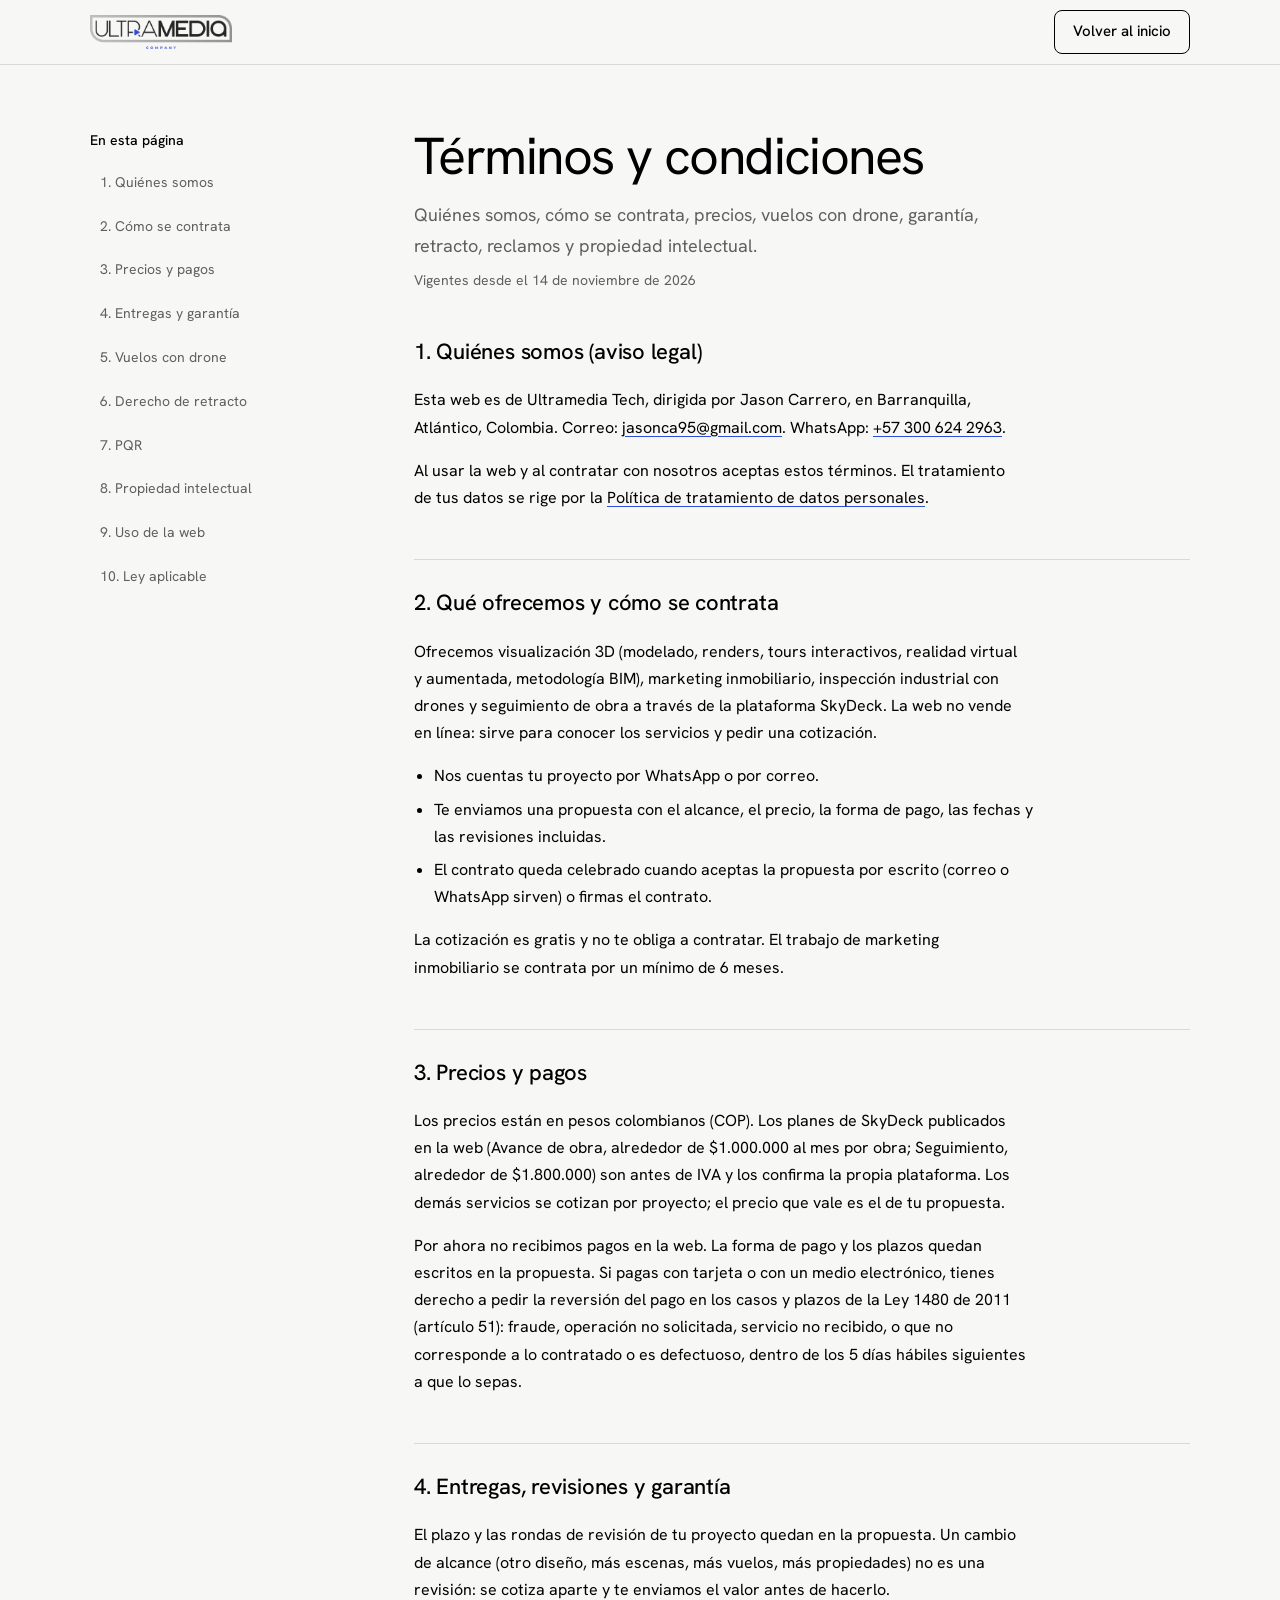
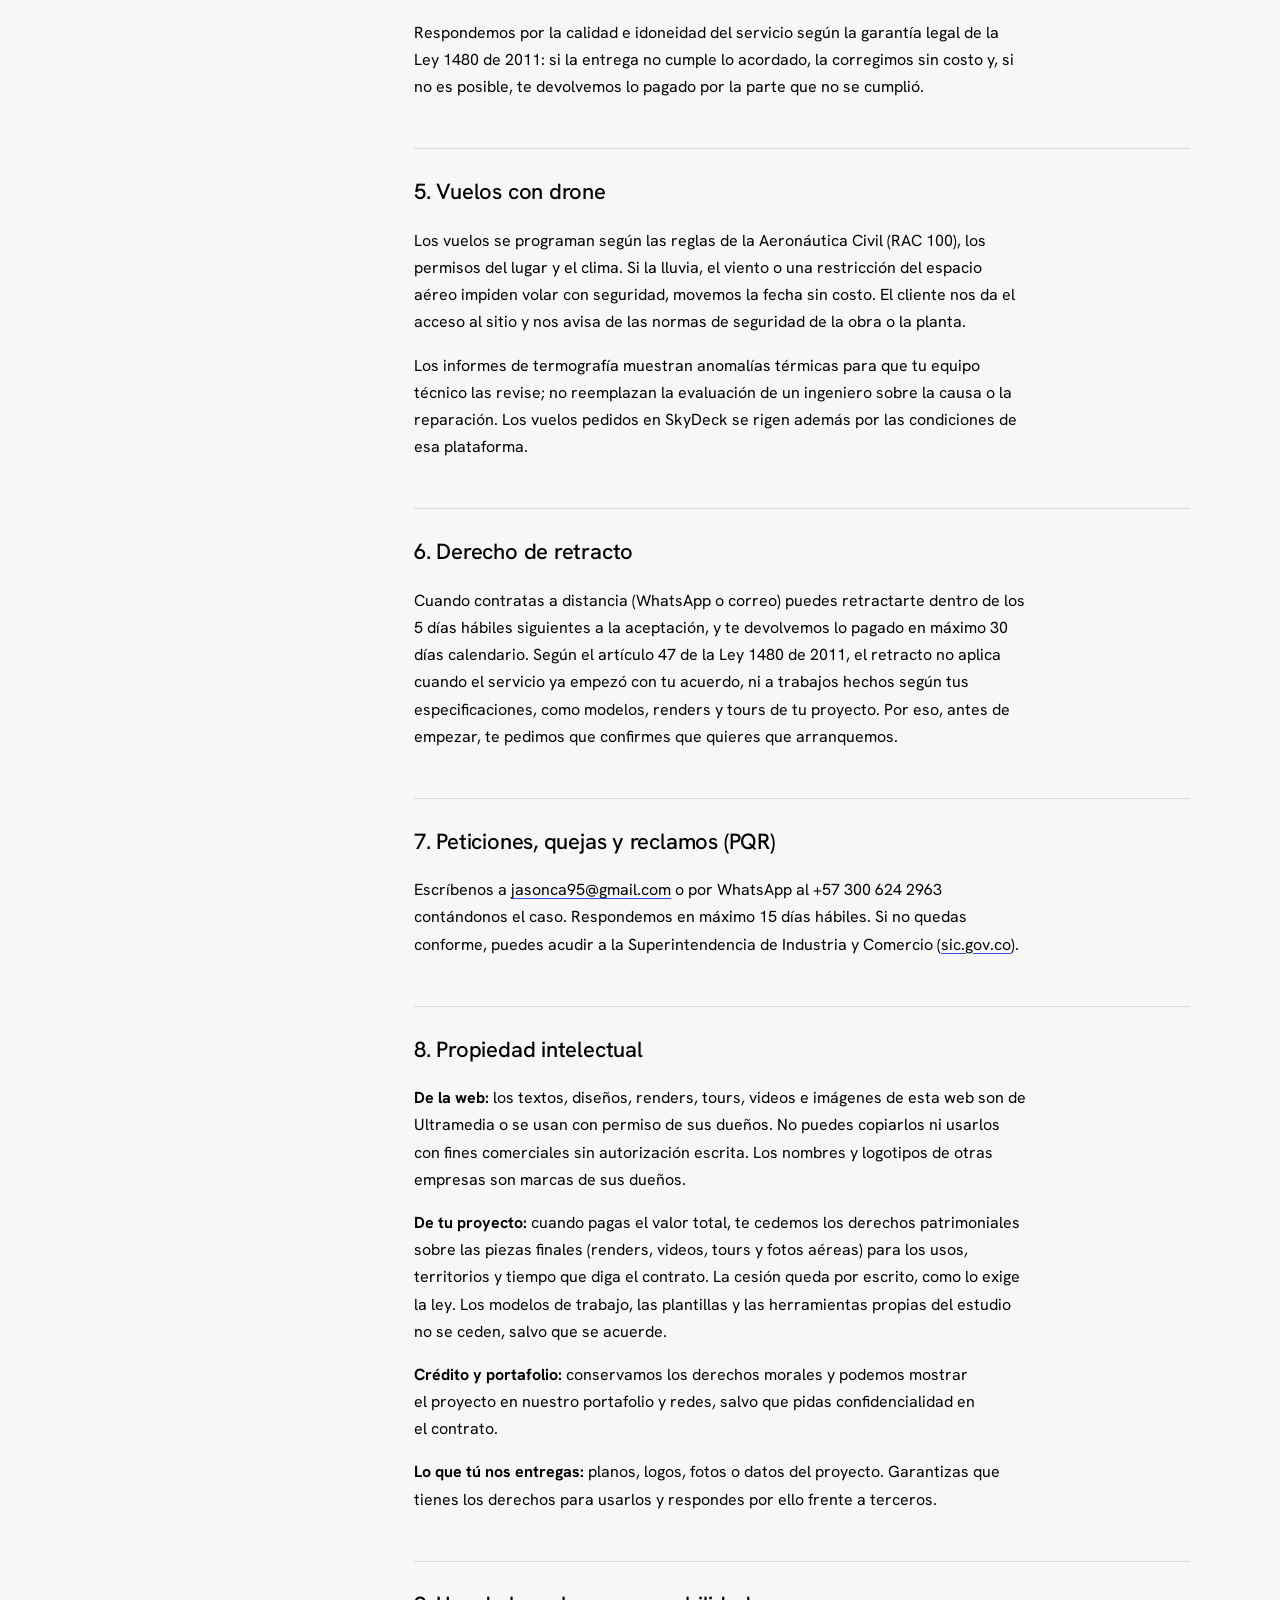
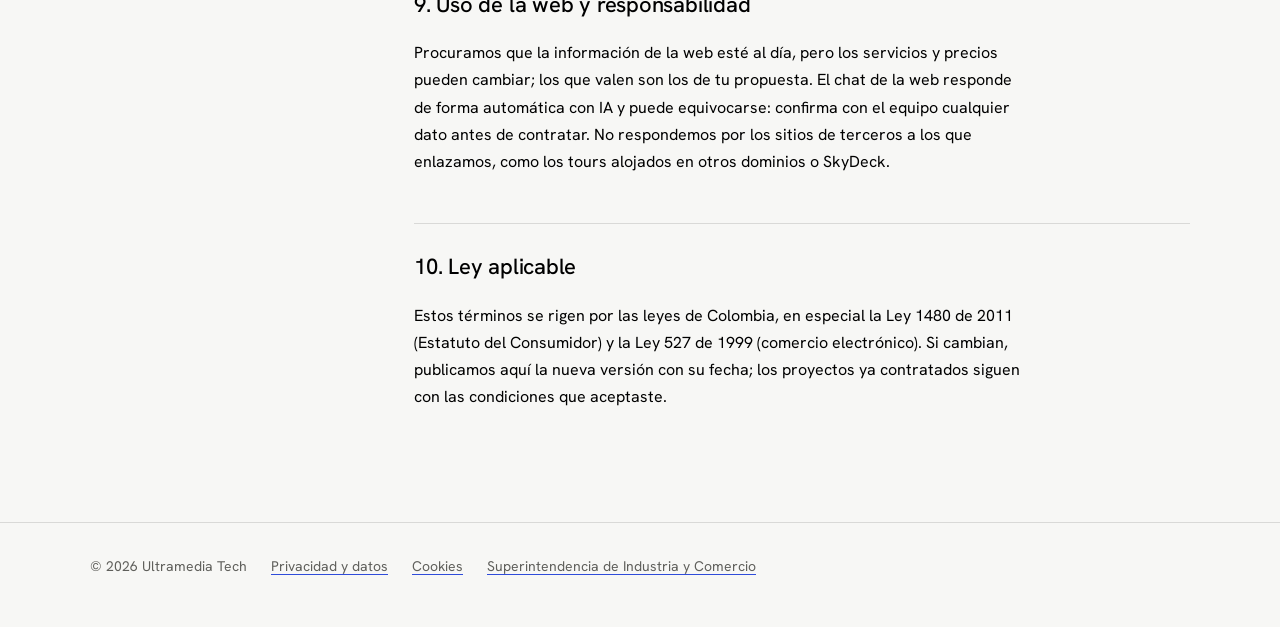
<file: terminos.html>
<!doctype html>
<html lang="es">
<head>
<meta charset="utf-8">
<meta name="viewport" content="width=device-width, initial-scale=1, viewport-fit=cover">
<title>Términos y condiciones: Ultramedia</title>
<meta name="description" content="Cómo se contrata a Ultramedia, precios, entregas, vuelos con drone, garantía, retracto, PQR y propiedad intelectual de renders, tours y modelos.">
<link rel="icon" href="favicon-32.png" sizes="32x32" type="image/png">
<link rel="icon" href="favicon.svg" type="image/svg+xml">
<link rel="apple-touch-icon" href="apple-touch-icon.png">
<link rel="preconnect" href="https://fonts.googleapis.com"><link rel="preconnect" href="https://fonts.gstatic.com" crossorigin>
<link href="https://fonts.googleapis.com/css2?family=Hanken+Grotesk:wght@400..700&display=swap" rel="stylesheet">
<link rel="stylesheet" href="legal.css">
</head>
<body>
<a class="skip" href="#contenido">Saltar al contenido</a>
<header class="bar"><div class="bar__in"><a class="logo" href="index.html"><img src="assets/img/marca/logo-ultramedia-400.webp" width="400" height="96" alt="Ultramedia Company" style="height:34px;width:auto;display:block"></a><a class="back" href="index.html">Volver al inicio</a></div></header>
<!-- PENDIENTE: cédula o NIT del responsable y dirección física de notificaciones (sección 1). -->
<div class="page">
  <nav class="toc" aria-label="Secciones de los términos">
    <details class="toc__d" open><summary>En esta página</summary>
    <ol>
      <li><a href="#aviso">1. Quiénes somos</a></li>
      <li><a href="#contratacion">2. Cómo se contrata</a></li>
      <li><a href="#precios">3. Precios y pagos</a></li>
      <li><a href="#entregas">4. Entregas y garantía</a></li>
      <li><a href="#drones">5. Vuelos con drone</a></li>
      <li><a href="#retracto">6. Derecho de retracto</a></li>
      <li><a href="#pqr">7. PQR</a></li>
      <li><a href="#propiedad">8. Propiedad intelectual</a></li>
      <li><a href="#uso">9. Uso de la web</a></li>
      <li><a href="#ley">10. Ley aplicable</a></li>
    </ol>
    </details>
  </nav>
  <main id="contenido">
    <h1>Términos y condiciones</h1>
    <p class="lead">Quiénes somos, cómo se contrata, precios, vuelos con drone, garantía, retracto, reclamos y propiedad intelectual.</p>
    <p class="meta">Vigentes desde el 14 de noviembre de 2026</p>

    <section>
      <h2 id="aviso">1. Quiénes somos (aviso legal)</h2>
      <p>Esta web es de Ultramedia Tech, dirigida por Jason Carrero, en Barranquilla, Atlántico, Colombia. Correo: <a href="mailto:jasonca95@gmail.com">jasonca95@gmail.com</a>. WhatsApp: <a href="https://wa.me/573006242963" target="_blank" rel="noopener">+57 300 624 2963</a>.</p>
      <p>Al usar la web y al contratar con nosotros aceptas estos términos. El tratamiento de tus datos se rige por la <a href="privacidad.html">Política de tratamiento de datos personales</a>.</p>
    </section>

    <section>
      <h2 id="contratacion">2. Qué ofrecemos y cómo se contrata</h2>
      <p>Ofrecemos visualización 3D (modelado, renders, tours interactivos, realidad virtual y aumentada, metodología BIM), marketing inmobiliario, inspección industrial con drones y seguimiento de obra a través de la plataforma SkyDeck. La web no vende en línea: sirve para conocer los servicios y pedir una cotización.</p>
      <ul>
        <li>Nos cuentas tu proyecto por WhatsApp o por correo.</li>
        <li>Te enviamos una propuesta con el alcance, el precio, la forma de pago, las fechas y las revisiones incluidas.</li>
        <li>El contrato queda celebrado cuando aceptas la propuesta por escrito (correo o WhatsApp sirven) o firmas el contrato.</li>
      </ul>
      <p>La cotización es gratis y no te obliga a contratar. El trabajo de marketing inmobiliario se contrata por un mínimo de 6 meses.</p>
    </section>

    <section>
      <h2 id="precios">3. Precios y pagos</h2>
      <p>Los precios están en pesos colombianos (COP). Los planes de SkyDeck publicados en la web (Avance de obra, alrededor de $1.000.000 al mes por obra; Seguimiento, alrededor de $1.800.000) son antes de IVA y los confirma la propia plataforma. Los demás servicios se cotizan por proyecto; el precio que vale es el de tu propuesta.</p>
      <p>Por ahora no recibimos pagos en la web. La forma de pago y los plazos quedan escritos en la propuesta. Si pagas con tarjeta o con un medio electrónico, tienes derecho a pedir la reversión del pago en los casos y plazos de la Ley 1480 de 2011 (artículo 51): fraude, operación no solicitada, servicio no recibido, o que no corresponde a lo contratado o es defectuoso, dentro de los 5 días hábiles siguientes a que lo sepas.</p>
    </section>

    <section>
      <h2 id="entregas">4. Entregas, revisiones y garantía</h2>
      <p>El plazo y las rondas de revisión de tu proyecto quedan en la propuesta. Un cambio de alcance (otro diseño, más escenas, más vuelos, más propiedades) no es una revisión: se cotiza aparte y te enviamos el valor antes de hacerlo.</p>
      <p>Respondemos por la calidad e idoneidad del servicio según la garantía legal de la Ley 1480 de 2011: si la entrega no cumple lo acordado, la corregimos sin costo y, si no es posible, te devolvemos lo pagado por la parte que no se cumplió.</p>
    </section>

    <section>
      <h2 id="drones">5. Vuelos con drone</h2>
      <p>Los vuelos se programan según las reglas de la Aeronáutica Civil (RAC 100), los permisos del lugar y el clima. Si la lluvia, el viento o una restricción del espacio aéreo impiden volar con seguridad, movemos la fecha sin costo. El cliente nos da el acceso al sitio y nos avisa de las normas de seguridad de la obra o la planta.</p>
      <p>Los informes de termografía muestran anomalías térmicas para que tu equipo técnico las revise; no reemplazan la evaluación de un ingeniero sobre la causa o la reparación. Los vuelos pedidos en SkyDeck se rigen además por las condiciones de esa plataforma.</p>
    </section>

    <section>
      <h2 id="retracto">6. Derecho de retracto</h2>
      <p>Cuando contratas a distancia (WhatsApp o correo) puedes retractarte dentro de los 5 días hábiles siguientes a la aceptación, y te devolvemos lo pagado en máximo 30 días calendario. Según el artículo 47 de la Ley 1480 de 2011, el retracto no aplica cuando el servicio ya empezó con tu acuerdo, ni a trabajos hechos según tus especificaciones, como modelos, renders y tours de tu proyecto. Por eso, antes de empezar, te pedimos que confirmes que quieres que arranquemos.</p>
    </section>

    <section>
      <h2 id="pqr">7. Peticiones, quejas y reclamos (PQR)</h2>
      <p>Escríbenos a <a href="mailto:jasonca95@gmail.com">jasonca95@gmail.com</a> o por WhatsApp al +57 300 624 2963 contándonos el caso. Respondemos en máximo 15 días hábiles. Si no quedas conforme, puedes acudir a la Superintendencia de Industria y Comercio (<a href="https://www.sic.gov.co" target="_blank" rel="noopener">sic.gov.co</a>).</p>
    </section>

    <section>
      <h2 id="propiedad">8. Propiedad intelectual</h2>
      <p><b>De la web:</b> los textos, diseños, renders, tours, videos e imágenes de esta web son de Ultramedia o se usan con permiso de sus dueños. No puedes copiarlos ni usarlos con fines comerciales sin autorización escrita. Los nombres y logotipos de otras empresas son marcas de sus dueños.</p>
      <p><b>De tu proyecto:</b> cuando pagas el valor total, te cedemos los derechos patrimoniales sobre las piezas finales (renders, videos, tours y fotos aéreas) para los usos, territorios y tiempo que diga el contrato. La cesión queda por escrito, como lo exige la ley. Los modelos de trabajo, las plantillas y las herramientas propias del estudio no se ceden, salvo que se acuerde.</p>
      <p><b>Crédito y portafolio:</b> conservamos los derechos morales y podemos mostrar el proyecto en nuestro portafolio y redes, salvo que pidas confidencialidad en el contrato.</p>
      <p><b>Lo que tú nos entregas:</b> planos, logos, fotos o datos del proyecto. Garantizas que tienes los derechos para usarlos y respondes por ello frente a terceros.</p>
    </section>

    <section>
      <h2 id="uso">9. Uso de la web y responsabilidad</h2>
      <p>Procuramos que la información de la web esté al día, pero los servicios y precios pueden cambiar; los que valen son los de tu propuesta. El chat de la web responde de forma automática con IA y puede equivocarse: confirma con el equipo cualquier dato antes de contratar. No respondemos por los sitios de terceros a los que enlazamos, como los tours alojados en otros dominios o SkyDeck.</p>
    </section>

    <section>
      <h2 id="ley">10. Ley aplicable</h2>
      <p>Estos términos se rigen por las leyes de Colombia, en especial la Ley 1480 de 2011 (Estatuto del Consumidor) y la Ley 527 de 1999 (comercio electrónico). Si cambian, publicamos aquí la nueva versión con su fecha; los proyectos ya contratados siguen con las condiciones que aceptaste.</p>
    </section>
  </main>
</div>
<footer class="foot"><div class="foot__in"><span>&copy; 2026 Ultramedia Tech</span><a href="privacidad.html">Privacidad y datos</a><a href="privacidad.html#cookies">Cookies</a><a href="https://www.sic.gov.co" target="_blank" rel="noopener">Superintendencia de Industria y Comercio</a></div></footer>
<script>if (matchMedia("(max-width: 860px)").matches) document.querySelector(".toc__d")?.removeAttribute("open");</script>
</body>
</html>
</file>
<file: assets/system.css>
/*
  taste-skill system.css - the one system for the page. Link it first, then assets/ui/cards.css (the
  feature card, its panel and the fragment placements), then set the palette (--p-*), the fonts and
  the radius set on :root in the page (node scripts/start.mjs prints that block).
  Do not add a second grid, spacing scale, type scale, radius scale, button or card style.
*/

/* ---------------------------------------------------------------- tokens */
:root {
  /* palette (hex only; fx.js reads --bg --surface --ink --muted --accent --accent-ink) */
  --p-bg: #ffffff;
  --p-surface: #f4f4f4;
  --p-ink: #111111;
  --p-muted: #6b6b6b;
  --p-accent: #1a4be0;
  --p-accent-ink: #ffffff;
  --p-action: #1a4be0;      /* buttons, links, focus: the accent, or the ink when the accent is too pale */
  --p-action-ink: #ffffff;
  --p-inv-bg: #111111;
  --p-inv-surface: #1c1c1c;
  --p-inv-ink: #f4f4f4;
  --p-inv-muted: #a3a3a3;
  --p-inv-accent: #ffffff;
  --p-inv-accent-ink: #111111;
  --p-inv-action: #ffffff;
  --p-inv-action-ink: #111111;
  /* the lit ground behind UI and in the closing band (references/cards.md), one per page, tech pages only
     (none on kind other, which is flat): <html data-ground="sand|sky|sage|painting">. system.js gives it to every ground
     that holds UI, on light and dark pages alike; --hue on one panel changes only its accent */
  --ground-bg: #d9ccb7; --ground-surface: #e9e0d2; --ground-ink: #2a2622; --ground-muted: #5a534a; --ground-accent: #a8794a;

  /* fonts */
  --font-display: system-ui, -apple-system, "Segoe UI", sans-serif;
  --font-text: system-ui, -apple-system, "Segoe UI", sans-serif;
  --font-mono: ui-monospace, "SFMono-Regular", Menlo, Consolas, monospace;
  --display-weight: 400;    /* headlines 400; 500 on a tech page (software, gaming, hardware) */
  --display-tracking: -0.025em;

  /* the page rhythm (references/layout-v4.md): one section per screen. The header is fixed and
     --nav tall; every section is padded --padt above and --padb (plus the phone action bar, --bar)
     below, and is exactly one or two screens tall (--h: 1 or 2; --hm on a phone). The hero's words
     start --hgap under the header and its content ends --hpadb above the fold. */
  --nav: 72px;
  --padt: 120px;
  --padb: 72px;
  --hgap: 48px;
  --hpadb: 64px;
  --bar: 0px;
  /* grid: one .wrap (alias .container) for the header, every section and the footer, the same
     --gut on both sides: 1280 wide at x 80-1360 at 1440, 342 at x 24-366 at 390 */
  --container: 1280px;
  --gut: 80px;
  --pad: var(--gut);
  --gutter: 24px;

  /* spacing: 4/8 scale */
  --s-1: 4px;  --s-2: 8px;  --s-3: 12px; --s-4: 16px; --s-5: 24px;
  --s-6: 32px; --s-7: 48px; --s-8: 64px; --s-9: 96px; --s-10: 128px;
  --section: 40px;      /* only a .section outside main (the kit's demo pages); every main > section and
                           footer.closing take --padt and --padb */
  --section-band: 56px; /* the same for an older footer outside footer.closing */
  --head-gap: 48px;     /* the one heading-to-content gap, 32 on a phone (layout.css reads it as --ly-head-gap) */
  --card-pad: 16px;     /* card padding (cards.css sets its own for cards with a panel) */
  --card-gap: 16px;     /* gap between cards */

  /* type scale (the only sizes on the page) */
  --t-label: 13px;
  --t-small: 14px;
  --t-body: 16px;
  --t-lead: 18px;
  --t-card: 18px;
  --t-h3: 24px;
  /* straight lines from the phone size at 390 to the desktop size at 1440 (system.md's table) */
  --t-h2: clamp(30px, 1.72vw + 23.3px, 48px);
  --t-h1: clamp(38px, 3.24vw + 25.4px, 72px);
  /* a big number stays a step under the h2 (VI-11): 38 at 1440, 28 at 390, so it never reads as a
     section heading; a stats row and a price set their own, smaller still */
  --t-stat: clamp(28px, .952vw + 24.29px, 38px);

  /* radius: one scale (soft by default; data-radius on <html> switches it) */
  --r-sm: 8px;  --r-md: 12px; --r-lg: 20px; --r-btn: 8px;

  /* controls (fixed here; a page never adds its own) */
  --btn-h: 44px;
  --btn-h-sm: 36px;
  --nav-h: var(--nav);  /* the older name, kept for the kit's files */
  --icon: 16px;         /* small icons: socials, menu chevrons, mono brand marks */

  /* motion: the one UI ease-out (motion.css --m-ease and ui/base.css --u-ease read it; references/motion.md) */
  --ease: cubic-bezier(.2, .8, .2, 1);
  --dur: 180ms;
}
html[data-radius="sharp"] { --r-sm: 4px; --r-md: 6px;  --r-lg: 8px;  --r-btn: 4px; }
html[data-radius="soft"]  { --r-sm: 8px; --r-md: 12px; --r-lg: 20px; --r-btn: 8px; }
html[data-radius="round"] { --r-sm: 10px; --r-md: 16px; --r-lg: 24px; --r-btn: 999px; }
/* the four lit grounds (references/cards.md); sand is the default above. painting goes with
   painterly-landscape (x.ai's daylight sky over olive hills) */
html[data-ground="sky"]      { --ground-bg: #c6d3df; --ground-surface: #d6e0e9; --ground-ink: #25303a; --ground-muted: #4d5964; --ground-accent: #3f6a92; }
html[data-ground="sage"]     { --ground-bg: #cdd6c6; --ground-surface: #dce3d6; --ground-ink: #262d24; --ground-muted: #535b51; --ground-accent: #6c8e63; }
html[data-ground="painting"] { --ground-bg: #79a8d6; --ground-surface: #a6c4e2; --ground-ink: #16212c; --ground-muted: #273949; --ground-accent: #9c9b3c; }
/* cards.css takes its card and panel radii from this scale */
html[data-radius] .card { --c-r: var(--r-lg); }
html[data-radius] .panel { --p-r: var(--r-md); }

/* a phone: the header 56, the sections padded 96 / 48, the hero's words 40 under the header and its
   content ending 24 above the fold, 24 at both sides, 12 between columns */
@media (max-width: 639px) {
  :root { --nav: 56px; --padt: 96px; --padb: 48px; --hgap: 40px; --hpadb: 24px; --gut: 24px; --gutter: 12px; --card-gap: 12px; --head-gap: 32px; }
}
@media (min-width: 640px) {
  :root { --gut: 48px; --section: 48px; --section-band: 72px; --card-pad: 24px; }
}
@media (min-width: 1024px) {
  :root { --gut: 80px; --section: 56px; --section-band: 96px; --card-gap: 24px;
          --t-lead: 20px; --t-card: 20px; --t-h3: 28px; }
  /* a place (and a local service): the 1200 column at x 120-1320 */
  html[data-type="place"] { --gut: 120px; --container: 1200px; }
}
/* a place (VI-06, ST-96, PH-23): its own smaller type (h1 48/53 and 32/37, h2 32/40 and 24/30, titles
   and the sub-line 20 and 18), the Recipe 3 hero's gap under its photograph (40, 24 on a phone),
   square photographs and cards and 2px buttons, whatever data-radius and data-buttons say */
:root[data-type="place"] {
  --hgap: 40px;
  --t-h1: clamp(32px, 1.524vw + 26.06px, 48px);
  --t-h2: clamp(24px, .762vw + 21px, 32px);
  --t-h3: clamp(20px, .381vw + 18.51px, 24px);
  --r-sm: 2px; --r-md: 0px; --r-lg: 0px; --r-btn: 2px;
}
:root[data-type="place"] :is(h1, .t-h1) { line-height: 1.104; }
:root[data-type="place"] :is(h2, .t-h2) { line-height: 1.25; }
@media (max-width: 639px) {
  :root[data-type="place"] { --hgap: 24px; }
  :root[data-type="place"] :is(h1, .t-h1) { line-height: 1.156; }
}

/* ---------------------------------------------------------------- grounds (at most three) */
:root, .ground-base {
  --bg: var(--p-bg); --surface: var(--p-surface); --ink: var(--p-ink); --muted: var(--p-muted);
  --accent: var(--p-accent); --accent-ink: var(--p-accent-ink); --card: var(--p-surface);
  --action: var(--p-action); --action-ink: var(--p-action-ink);
}
.ground-surface {
  --bg: var(--p-surface); --surface: var(--p-bg); --ink: var(--p-ink); --muted: var(--p-muted);
  --accent: var(--p-accent); --accent-ink: var(--p-accent-ink); --card: var(--p-bg);
  --action: var(--p-action); --action-ink: var(--p-action-ink);
}
.ground-inverse {
  --bg: var(--p-inv-bg); --surface: var(--p-inv-surface); --ink: var(--p-inv-ink); --muted: var(--p-inv-muted);
  --accent: var(--p-inv-accent); --accent-ink: var(--p-inv-accent-ink); --card: var(--p-inv-surface);
  --action: var(--p-inv-action); --action-ink: var(--p-inv-action-ink);
}
:root, .ground-base, .ground-surface, .ground-inverse {
  --line: color-mix(in oklab, var(--ink) 11%, transparent);
  --line-strong: color-mix(in oklab, var(--ink) 20%, transparent);
  /* effects (fx.js) and UI fragments (assets/ui) take the colours of the ground they sit on */
  --fx-bg: var(--bg); --fx-surface: var(--surface); --fx-ink: var(--ink); --fx-muted: var(--muted);
  --fx-accent: var(--accent); --fx-accent-ink: var(--accent-ink);
  --ui-font: var(--font-text); --ui-mono: var(--font-mono); --ui-radius: var(--r-md);
}
.ground-base, .ground-surface, .ground-inverse { background: var(--bg); color: var(--ink); }

/* ---------------------------------------------------------------- base */
*, *::before, *::after { box-sizing: border-box; }
/* an anchor lands on the section's top (the judge's frame): the fixed header covers --nav of its --padt */
html { -webkit-text-size-adjust: 100%; scroll-padding-top: 0; scroll-behavior: auto; margin: 0; }
body {
  margin: 0; background: var(--bg); color: var(--ink);
  font: 400 var(--t-body)/1.55 var(--font-text);
  -webkit-font-smoothing: antialiased; text-rendering: optimizeLegibility; overflow-x: clip;
}
img, svg, video, canvas { display: block; max-width: 100%; }
/* hidden means hidden, also on an img the line above makes a block (a menu tab's photograph, a peek photograph) */
[hidden] { display: none !important; }
img, video { height: auto; }
a { color: inherit; text-decoration: none; }
button { font: inherit; color: inherit; }
h1, h2, h3, h4, p, ul, ol, figure, blockquote { margin: 0; }
ul, ol { padding: 0; list-style: none; }
h1, h2, h3, h4 {
  font-family: var(--font-display); font-weight: var(--display-weight);
  letter-spacing: var(--display-tracking); text-wrap: balance; overflow-wrap: break-word;
  /* a long word (a German compound at 390) breaks at a syllable with a hyphen, in the language of <html lang>;
     only words of 10 letters or more, 4 at least on each side, so a short English heading never breaks */
  hyphens: auto; -webkit-hyphens: auto; hyphenate-limit-chars: 10 4 4;
}
h1, .t-h1 { font-size: var(--t-h1); line-height: 1.04; }
h2, .t-h2 { font-size: var(--t-h2); line-height: 1.1; }
h3, .t-h3 { font-size: var(--t-h3); line-height: 1.2; }
h4, .t-card { font-family: var(--font-text); font-weight: 500; font-size: var(--t-card); line-height: 1.3; letter-spacing: -0.01em; }
p { text-wrap: pretty; }
.t-lead  { font-size: var(--t-lead); line-height: 1.5; }
.t-body  { font-size: var(--t-body); line-height: 1.55; }
.t-small { font-size: var(--t-small); line-height: 1.5; }
.t-label { font-size: var(--t-label); font-weight: 500; line-height: 1.4; letter-spacing: 0.01em; }
.t-stat  { font-family: var(--font-display); font-weight: var(--display-weight); font-size: var(--t-stat);
           line-height: 1; letter-spacing: var(--display-tracking); font-variant-numeric: tabular-nums; }
.muted { color: var(--muted); }
.mono  { font-family: var(--font-mono); }
.measure { max-width: 62ch; }
:focus-visible { outline: 2px solid var(--action); outline-offset: 2px; border-radius: 2px; }
::selection { background: color-mix(in oklab, var(--accent) 30%, transparent); }

/* ---------------------------------------------------------------- grid */
.wrap, .container { width: min(100% - 2 * var(--gut), var(--container)); margin-inline: auto; padding-inline: 0; }
.grid { display: grid; grid-template-columns: repeat(12, minmax(0, 1fr)); column-gap: var(--gutter); row-gap: var(--card-gap); }
.grid > * { min-width: 0; grid-column: 1 / -1; }
.section { padding-block: var(--section); }

/* ---------------------------------------------------------------- one section per screen
   The page is a stack of screens. Framed at scrollY = k x the screen height, a shot shows exactly one
   section: the hero alone on the first screen, every other section (and footer.closing, the close and
   the footer in one) exactly one or two screens tall, its h2 first, --padt under its top. Heights
   and padding do it: no pinning, snapping or script.
     <section class="section" id=".." style="--h: 2">     (2 screens; --hm sets a phone's count alone)
       <div class="wrap"> the h2 first, then the content </div>     (the one in-flow child)
     </section>
   A layer (a full-bleed photograph or ground behind the words) is an <img class="layer" aria-hidden="true">
   beside the .wrap. Content must fit: one screen holds 708px of content at 1440x900 (900 - 120 - 72),
   two hold 1,608 (the second screen's part starts --padt under its top with .g2). From 640 to 1279 a
   section keeps at least its screens and grows past them rather than overlap the next. */
main > :is(section, .section), footer.closing {
  position: relative; box-sizing: border-box;
  height: calc(var(--h, 1) * 100vh); height: calc(var(--h, 1) * 100svh);
  padding: var(--padt) 0 calc(var(--padb) + var(--bar));
}
main > :is(section, .section) > :is(.wrap, .container), footer.closing > .wrap { position: relative; z-index: 1; height: 100%; }
main > :is(section, .section) > :is(.wrap, .container):not(.grid) { display: flex; flex-direction: column; }
/* a .wrap that is the section's grid too (class="wrap grid"): its rows start at the top */
main > :is(section, .section) > :is(.wrap, .container).grid { align-content: start; }
/* .fill: the block that takes what the screen leaves under the heading (a photograph, a frame) */
main > :is(section, .section) > .wrap > .fill { flex: 1 1 0; min-height: 0; }
/* two screens as two groups: row 1 the h2 and the first group, row 2 the rest (no second h2), starting
   --padt under the second screen's top, so the second shot looks like any other section */
main > :is(section, .section).g2, footer.closing.g2 { --h: 2; }
main > :is(section, .section).g2 > :is(.wrap, .container), footer.closing.g2 > .wrap { display: grid; grid-template-rows: minmax(0, 1fr) minmax(0, 1fr); row-gap: calc(var(--padt) + var(--padb) + var(--bar)); }
main > :is(section, .section).g2 > :is(.wrap, .container) > *, footer.closing.g2 > .wrap > * { min-height: 0; align-self: start; }
main > :is(section, .section).g2 > :is(.wrap, .container) > :is(.group, .fill) { align-self: stretch; }
/* a group: one screen's part of a .g2 section (its h2 and first rows, or the rest) */
.group { display: flex; flex-direction: column; min-height: 0; }
/* each screen's card row runs down to that screen's foot (the cards stretch, their panels grow), so
   the second screen of a .g2 is never a short row over an empty ground; both rows end on the same line */
@media (min-width: 1024px) {
  main > :is(section, .section).g2 > .wrap > .grid:last-child,
  main > :is(section, .section).g2 > .wrap > .group > .grid:last-child { align-self: stretch; flex: 1 1 auto; min-height: 0; }
}
.group > .fill { flex: 1 1 0; min-height: 0; }
@media (min-width: 640px) and (max-width: 1279px) {
  main > :is(section, .section):not(.hero, .section--hero), footer.closing {
    height: auto; min-height: calc(var(--h, 1) * 100vh); min-height: calc(var(--h, 1) * 100svh);
  }
  /* the section is a column and its .wrap takes all of it, so a .fill (a photograph, a frame) still
     grows to the section's foot (a min-height percentage would not resolve, leaving it at its least) */
  /* :where() keeps it at no weight, so a page's own phone- or tablet-only hiding (section.desk-only { display: none }) wins */
  :where(main > :is(section, .section):not(.hero, .section--hero), footer.closing) { display: flex; flex-direction: column; }
  main > :is(section, .section):not(.hero, .section--hero) > :is(.wrap, .container), footer.closing > .wrap { flex: 1 0 auto; height: auto; min-height: 0; }
}
/* a phone: lvh (the screen with its bars hidden) for every section but the hero; --hm when stacking
   makes the content taller than the desktop count */
@media (max-width: 639px) {
  /* at least its screens, never less: content a screen cannot hold makes the section taller (the rhythm
     check then asks for --hm: 2 or less content); a fixed height would lay its last rows over the next
     section, the fault the phone shots showed most (a list under the closing heading and its button) */
  main > :is(section, .section):not(.hero, .section--hero), footer.closing {
    height: auto; min-height: calc(var(--hm, var(--h, 1)) * 100vh); min-height: calc(var(--hm, var(--h, 1)) * 100lvh);
  }
  /* one grid row at least the screens tall that grows with the .wrap's content: the .wrap is stretched to
     it, so its .fill and its two groups still share a definite height */
  /* (at no weight, as on the tablet: a page's own section.desk-only { display: none } still hides it) */
  :where(main > :is(section, .section):not(.hero, .section--hero):has(> :is(.wrap, .container)), footer.closing) {
    display: grid; grid-template-columns: minmax(0, 1fr); grid-template-rows: 1fr; grid-auto-rows: auto;
  }
  main > :is(section, .section):not(.hero, .section--hero) > :is(.wrap, .container), footer.closing > .wrap { height: auto; }
  main > :is(section, .section).g2m, footer.closing.g2m { --hm: 2; }
  main > :is(section, .section).g2m > :is(.wrap, .container), footer.closing.g2m > .wrap { display: grid; grid-template-rows: minmax(0, 1fr) minmax(0, 1fr); row-gap: calc(var(--padt) + var(--padb) + var(--bar)); }
  /* stacked in one, the two groups keep the open cards' 32px, so the first group's last panel never meets
     the next card's title */
  main > :is(section, .section).g2:not(.g2m) > :is(.wrap, .container) { display: flex; row-gap: var(--s-6); }
  /* what the two screens leave goes around the second group, so it opens below the header, not on the fold */
  main > :is(section, .section).g2:not(.g2m) > :is(.wrap, .container) > :last-child { margin-block: auto; }
  main > :is(section, .section).g2:not(.g2m) > :is(.wrap, .container) > * { align-self: stretch; }
}
/* a layer: the photograph or ground of a whole section, under its words, edge to edge */
main > :is(section, .section) > :is(img, video, canvas, picture).layer,
footer.closing > :is(img, video, canvas, picture).layer {
  position: absolute; inset: 0; z-index: 0; width: 100%; height: 100%; max-width: none; object-fit: cover; object-position: var(--pos, 50% 50%);
}
main > :is(section, .section) > picture.layer > img { width: 100%; height: 100%; object-fit: cover; }

/* the hero: exactly the first screen, the fixed header over its top. Its words start --hgap under the
   header (--photo adds a full-bleed photograph's height above them on a place); its content ends
   --hpadb above the fold, and nothing of the next section shows, at 1440, 1024, 820 and 390.
     <section class="hero hero--<type>"><div class="wrap"><div class="hero-text"> .. </div>[one strip]</div></section>
   .hero-text holds the whole composition (the words, and the picture or window beside or under them);
   one docked strip (logos, three facts) may follow it, at most 96px, desktop only. */
main > :is(.hero, .section--hero) {
  height: 100vh; height: 100svh; min-height: 0;
  padding: calc(var(--nav) + var(--photo, 0px) + var(--hgap)) 0 calc(var(--hpadb) + var(--bar));
}
:is(.hero, .section--hero) > .wrap { height: 100%; display: grid; grid-template-rows: minmax(0, 1fr) auto; row-gap: var(--s-7); }
:is(.hero, .section--hero) > .wrap > .hero-text { min-height: 0; }
/* a phone: the hero is at least the first screen and grows when a short phone (320x640) cannot hold its
   words, buttons and picture, so nothing of it lies over the next section or under the header */
@media (max-width: 639px) {
  main > :is(.hero, .section--hero) { height: auto; min-height: 100vh; min-height: 100svh; }
  main > :is(.hero, .section--hero):has(> :is(.wrap, .container)) { display: grid; grid-template-columns: minmax(0, 1fr); grid-template-rows: 1fr; grid-auto-rows: auto; }
  main > :is(.hero, .section--hero) > :is(.wrap, .container) { height: auto; }
}
:is(.hero, .section--hero) > .wrap > .hero-strip { grid-row: 2; max-height: 96px; }
@media (max-width: 639px) { :is(.hero, .section--hero) > .wrap > .hero-strip { display: none; } }
.section--hero .section-head { max-width: 860px; }
/* the starter's own hero (hero-split): the words on span-5 top-aligned, the picture on span-6 start-7
   as tall as the hero's content box (at most 716 at 1440x900); a phone stacks words, then the picture
   in what is left */
.hero-text.hero-split { height: 100%; align-items: stretch; }
.hero-split > .hero-copy { align-self: start; }
.hero-split > .hero-visual { position: relative; min-height: 0; height: 100%; }
@media (max-width: 1023px) {
  .hero-text.hero-split { display: flex; flex-direction: column; gap: var(--s-6); }
  .hero-split > .hero-visual { flex: 1 1 0; min-height: 200px; height: auto; }
}
.hero-copy > * + * { margin-top: var(--s-5); }
/* the h1 first in the words' column: its capitals start on the picture's top line, not the line box's
   (the leading above the capitals would put the words about 12px under the photograph's top) */
.hero-copy > h1:first-child { text-box: trim-start cap alphabetic; }
.hero-copy > .btn-row { margin-top: var(--s-6); }
/* three short facts at the foot of the words' column, on the picture's bottom line (no dead space
   under the buttons): <dl class="hero-facts"><div><dt>..</dt><dd>..</dd></div> x3</dl> */
@media (min-width: 1024px) {
  .hero-split > .hero-copy { height: 100%; display: flex; flex-direction: column; }
  .hero-split > .hero-copy > .hero-facts { margin-top: auto; }
}
.hero-facts { display: grid; grid-template-columns: repeat(3, minmax(0, 1fr)); gap: var(--s-5) var(--gutter); margin: 0; }
.hero-facts > div { display: grid; gap: var(--s-1); align-content: start; }
.hero-facts dt { font-size: var(--t-small); color: var(--muted); }
.hero-facts dd { margin: 0; font-weight: 500; }
@media (max-width: 1023px) { .hero-facts { display: none; } }
/* a notice line above the h1 (changed hours, a delivery cut-off): one line with a number, static,
   starting on the left line like the h1 under it */
.hero-notice { font-size: var(--t-small); font-weight: 500; color: var(--ink); }
.hero-notice b, .hero-notice strong { font-weight: 500; color: var(--accent); }
.hero-copy > .hero-notice + h1 { margin-top: var(--s-5); }

/* a phone: open tiles from a row of three or four (rooms, goods, beans) go two-up, an odd last one
   across the row, so a row of three fits one 844px screen (stacked one under another they need two) */
@media (max-width: 639px) {
  .grid > .tile:is(.span-3, .span-4) { grid-column: auto / span 6; }
  .grid > .tile:is(.span-3, .span-4):nth-child(odd of .tile):nth-last-child(1 of .tile) { grid-column: 1 / -1; }
  .grid > .tile:is(.span-3, .span-4) .tile__head { flex-wrap: wrap; gap: 0 var(--s-2); }
}
/* a phone: open cards (words on the ground, the panel under them) stacked one under another keep 32px
   between a panel's foot and the next card's title, so a title never reads as the panel's caption */
@media (max-width: 639px) { .grid:has(> .card--open) { row-gap: var(--s-6); } }
/* a phone stacks a two-screen section's four open tiles into its two screens: their panels take 180px (a wide
   crop), so the h2 and the first two tiles of two lines each end on the first screen and the four inside both,
   not a third of a screen past. A page that sets its group's own --p-h (#features .panel) sets its phone value
   too, as the starter does */
@media (max-width: 639px) { main > :is(section, .section).g2 .card--open > .panel { --p-h: 180px; } }
/* spans: desktop >= 1024. Tablet 640-1023: text cards on span-3 and span-6 go two-up; cards with a
   panel (a visual needs the width; the one exception is a span-6 pair, below)
   and everything else (split text and visuals, span-4 cards, span-5/7/8 blocks) take the full row, so a split stacks and no row is left half empty. Phone < 640: one column. */
@media (min-width: 640px) and (max-width: 1023px) {
  .grid > .card.span-3:not(:has(> .panel)), .grid > .card.span-6:not(:has(> .panel)) { grid-column: auto / span 6; }
  /* the one exception with a panel: a 2x2 (or a pair) of span-6 cards stays two-up from 720px (a panel
     of about 310px and more, wide enough for a kit fragment), so four cards take one or two screens
     at 768-820 instead of a card per row (four stacked panels run past two screens). Split cards and
     every other span keep the full row. Under 720 a card per row. */
  @media (min-width: 720px) {
    .grid > .card.span-6:has(> .panel):not(.card--split) { grid-column: auto / span 6; }
    .grid > .card.span-6:has(> .panel):not(.card--split):nth-child(odd of .card.span-6):nth-last-child(1 of .card.span-6) { grid-column: 1 / -1; }
  }
  /* open tiles (rooms, models, people, a photo pair) go two-up; an odd last one takes the row */
  .grid > .tile:is(.span-3, .span-4, .span-6) { grid-column: auto / span 6; }
  .grid > .tile:is(.span-3, .span-4, .span-6):nth-child(odd of .tile):nth-last-child(1 of .tile) { grid-column: 1 / -1; }
}
@media (min-width: 1024px) {
  .span-2  { grid-column: auto / span 2; }
  .span-3  { grid-column: auto / span 3; }
  .span-4  { grid-column: auto / span 4; }
  .span-5  { grid-column: auto / span 5; }
  .span-6  { grid-column: auto / span 6; }
  .span-7  { grid-column: auto / span 7; }
  .span-8  { grid-column: auto / span 8; }
  .span-9  { grid-column: auto / span 9; }
  .span-10 { grid-column: auto / span 10; }
  .span-12 { grid-column: auto / span 12; }
  .start-1 { grid-column-start: 1; } .start-2 { grid-column-start: 2; } .start-3 { grid-column-start: 3; }
  .start-5 { grid-column-start: 5; } .start-6 { grid-column-start: 6; } .start-7 { grid-column-start: 7; }
  .start-4 { grid-column-start: 4; } .start-8 { grid-column-start: 8; } .start-9 { grid-column-start: 9; }
  .start-10 { grid-column-start: 10; }
  /* a split is top-aligned: the words' first line and the picture's top on one line (never centred
     against each other, never mirrored: text left, the visual right, on every split of the page) */
  .grid--middle, .grid--top { align-items: start; }
}
/* card rows: every card in a row the same height (a plain .grid stretches them) */
.grid:is(.grid--middle, .grid--top) > .card { align-self: stretch; }
/* 1024-1279: a span-4 card's panel would be about 220px wide, too narrow for real UI. Cards with a
   panel on span-4 go two-up, a span-8 one takes the row, and an odd last one takes the row too
   (steps, proof row: two, then one wide; bento: the wide card, then the four small ones two by two) */
@media (min-width: 1024px) and (max-width: 1279px) {
  .grid > .card.span-4:has(> .panel) { grid-column: auto / span 6; }
  .grid > .card.span-8:has(> .panel),
  .grid > .card.span-4:has(> .panel):nth-child(odd of .card.span-4):nth-last-child(1 of .card.span-4) { grid-column: 1 / -1; }
}

/* ---------------------------------------------------------------- section heading */
.section-head { max-width: 760px; margin-bottom: var(--head-gap); display: grid; gap: var(--s-4); }
/* every heading starts on the left line (a centred head among left ones reads as a mistake): the
   old centred head is left-aligned too */
.section-head--center { text-align: left; justify-items: start; }
/* a head row: the h2 (and its line) left, one link or the section's button at the right line */
.section-head--split { max-width: none; display: flex; align-items: end; justify-content: space-between; gap: var(--s-5); flex-wrap: wrap; }
.section-head--split > div { display: grid; gap: var(--s-4); max-width: 760px; }
.section-head p { color: var(--ink); font-size: var(--t-lead); line-height: 1.5; max-width: 60ch; }
.section-head--row { max-width: none; display: flex; align-items: end; justify-content: space-between; gap: var(--s-5); flex-wrap: wrap; }
.section-head--row > div { display: grid; gap: var(--s-4); max-width: 760px; }
/* the hero row (hero-product, hero-cycle): the h1 and its line left, the buttons right, across 1280 */
.section--hero .section-head--row { max-width: none; }

/* ---------------------------------------------------------------- buttons (one pair, a dealt look)
   One pair a page, .btn--primary and .btn--secondary, in the look dealt with the page (sections.md)
   and set once on <html data-buttons>; the markup never changes:
     solid  filled primary, outlined secondary, the radius scale (Figma; the default)
     pill   pills, a chevron after the primary's label, a tinted secondary (x.ai)
     tonal  the radius scale, a tinted secondary with no outline (Linear, Vercel)
     arrow  an arrow after the primary's label; the secondary is a text link with an arrow (Stripe)
     block  near-square corners, 48px tall; the secondary is an underlined text link (shops, hotels) */
.btn {
  display: inline-flex; align-items: center; justify-content: center; gap: var(--s-2);
  height: var(--btn-h); padding: 0 var(--s-5); border-radius: var(--r-btn); border: 1px solid transparent;
  font: 500 var(--t-body)/1 var(--font-text); letter-spacing: 0; white-space: nowrap; cursor: pointer;
  transition: background-color var(--dur) var(--ease), color var(--dur) var(--ease), border-color var(--dur) var(--ease), text-decoration-color var(--dur) var(--ease);
}
.btn--primary { background: var(--action); color: var(--action-ink); }
.btn--primary:hover { background: color-mix(in oklab, var(--action) 86%, var(--ink)); }
/* an inverted primary (the action is the ground's ink: a brand band, a lit ground): its hover steps toward the ground, as the filled one steps toward the ink */
.ground-brand .btn--primary:hover { background: color-mix(in oklab, var(--action) 88%, var(--bg)); }
/* the ground's own colour with a clear border: never grey on grey, readable on an effect too */
.btn--secondary { background: var(--bg); color: var(--ink); border-color: var(--line-strong); }
.btn--secondary:hover { background: color-mix(in oklab, var(--bg) 94%, var(--ink)); border-color: color-mix(in oklab, var(--ink) 35%, transparent); }
.btn--sm { height: var(--btn-h-sm); padding: 0 var(--s-4); font-size: var(--t-small); }
html[data-buttons="pill"] { --r-btn: 999px; }
html[data-buttons="block"] { --r-btn: 2px; --btn-h: 48px; }
html:is([data-buttons="pill"], [data-buttons="tonal"]) .btn--secondary { background: color-mix(in oklab, var(--ink) 8%, var(--bg)); border-color: transparent; }
html:is([data-buttons="pill"], [data-buttons="tonal"]) .btn--secondary:hover { background: color-mix(in oklab, var(--ink) 14%, var(--bg)); border-color: transparent; }
/* arrow and block: the secondary is a text link at the button's height (no box: one button look) */
html:is([data-buttons="arrow"], [data-buttons="block"]) .btn--secondary {
  background: none; border-color: transparent; padding-inline: var(--s-2);
  text-decoration: underline; text-underline-offset: 4px; text-decoration-color: var(--line-strong);   /* the .link look */
}
html:is([data-buttons="arrow"], [data-buttons="block"]) .btn--secondary:hover { background: none; border-color: transparent; text-decoration-color: currentColor; }
/* the glyph after a label: a chevron (pill) or an arrow (arrow), drawn so every font shows the same */
html[data-buttons="pill"] .btn--primary::after,
html[data-buttons="arrow"] :is(.btn--primary, .btn--secondary)::after {
  content: ""; flex: none; width: 12px; height: 12px; margin-right: -2px; background: currentColor;
  -webkit-mask: var(--btn-glyph) center / contain no-repeat; mask: var(--btn-glyph) center / contain no-repeat;
  transition: transform var(--dur) var(--ease);
}
html[data-buttons="pill"] { --btn-glyph: url("data:image/svg+xml,%3Csvg xmlns='http://www.w3.org/2000/svg' viewBox='0 0 12 12'%3E%3Cpath d='M4.5 2.5 8 6l-3.5 3.5' fill='none' stroke='black' stroke-width='1.6' stroke-linecap='round' stroke-linejoin='round'/%3E%3C/svg%3E"); }
html[data-buttons="arrow"] { --btn-glyph: url("data:image/svg+xml,%3Csvg xmlns='http://www.w3.org/2000/svg' viewBox='0 0 12 12'%3E%3Cpath d='M1.5 6h8.5M6.5 2.5 10 6l-3.5 3.5' fill='none' stroke='black' stroke-width='1.5' stroke-linecap='round' stroke-linejoin='round'/%3E%3C/svg%3E"); }
@media (hover: hover) and (pointer: fine) { html:is([data-buttons="pill"], [data-buttons="arrow"]) .btn:hover::after { transform: translateX(3px); } }
.btn:active { transform: translateY(1px) scale(.985); }
.btn--arrow::after { content: "\2192"; transition: transform var(--dur) var(--ease); }
@media (hover: hover) and (pointer: fine) { .btn--arrow:hover::after { transform: translateX(3px); } }
/* the drawn arrow (assets/motion: its stem grows and its head moves 3px on hover), the last child of
   a primary button, a pill or a link: <svg class="m-arrow" viewBox="0 0 12 12" aria-hidden="true">
   <path class="m-arrow__stem" d="M1 6h8"/><path class="m-arrow__head" d="M4.5 2.5 8 6l-3.5 3.5"/></svg>.
   It replaces the dealt glyph, so a button never shows two */
.m-arrow { flex: none; width: 12px; height: 12px; margin-right: -2px; overflow: visible;
           fill: none; stroke: currentColor; stroke-width: 1.6; stroke-linecap: round; stroke-linejoin: round; }
.btn--xl .m-arrow { width: 0.62em; height: 0.62em; stroke-width: 1.4; }
:is(.btn, .link, .pill):has(> .m-arrow)::after { content: none; display: none; }
.btn-row { display: flex; flex-wrap: wrap; gap: var(--s-3); align-items: center; }
.section-head--center .btn-row { justify-content: center; }
/* on the phone every button row stacks full width */
@media (max-width: 639px) {
  .btn-row { flex-direction: column; align-items: stretch; width: 100%; justify-self: stretch; }
  /* full width, the second action is a text link at the button's height under the filled one (an
     outline across the whole screen reads as a rule, a pale fill as a switched-off button) */
  .btn-row > .btn--secondary { background: none; border-color: transparent; text-decoration: underline; text-underline-offset: 4px; text-decoration-color: var(--line-strong); }
  .section-head--split > .btn { width: 100%; }
}
.link { display: inline-flex; align-items: center; gap: var(--s-2); font-weight: 500; color: var(--ink);
        text-decoration: underline; text-decoration-color: var(--line-strong); text-underline-offset: 4px;
        transition: text-decoration-color var(--dur) var(--ease); }
.link:hover { text-decoration-color: currentColor; }
.link::after { content: "\2192"; display: inline-block; text-decoration: none; transition: transform var(--dur) var(--ease); }
@media (hover: hover) and (pointer: fine) { .link:hover::after { transform: translateX(3px); } }
.pill { display: inline-flex; align-items: center; gap: var(--s-2); height: 32px; padding: 0 var(--s-3);
        border-radius: 999px; border: 1px solid var(--line); background: var(--card);
        font-size: var(--t-label); color: var(--ink); }
.pill .muted { color: var(--muted); }

/* ---------------------------------------------------------------- card (one style) */
.card {
  display: flex; flex-direction: column; gap: var(--s-2); min-width: 0;
  background: var(--card); border: 1px solid var(--line); border-radius: var(--r-lg); padding: var(--card-pad);
}
/* small titles in the text face: a display face at 20px (a condensed or hairline serif) reads smaller than the body */
.card > h3, .card > h4, .card--plan h3 { font-family: var(--font-text); font-weight: 500; font-size: var(--t-card); line-height: 1.3; letter-spacing: -0.01em; }
/* the type floor (system.md): text people read is 16px or more in ink; cards.css sets it for its
   card text, this for a plain card's lines */
.card > p { color: var(--ink); font-size: var(--t-body); max-width: 52ch; }
/* at most two boxes one inside the other (sections.md): a card whose panel holds UI drops its own
   box, so its title and lines sit on the page ground over the panel (Figma's tiles), or runs the
   panel flush to its sides and bottom (cards.css .panel--flush) */
.card.card--open { --c-pad: 0px; background: none; border: 0; box-shadow: none; padding: 0; overflow: visible; }
.card.card--open > .panel { margin: var(--s-5) 0 0; border-radius: var(--r-lg); }
.card.card--open > .panel--top { margin: 0 0 var(--s-5); }
.card--plan.is-featured { border-color: var(--action); box-shadow: inset 0 0 0 1px var(--action); }
/* cards.css (linked after this file) sets .card { gap: 0 } for feature cards; a plan keeps its 16px rows */
.card.card--plan { gap: var(--s-4); }

/* ---------------------------------------------------------------- visuals: panels and frames
   A card's .panel (the inset visual), .stage and the placements (.at-corner, .at-rise, .at-over,
   .at-right, .at-center, .stage--fade-*) come from assets/ui/cards.css (references/cards.md).
   This file adds the frames (hero, split, square, closing band) and lets a .stage work inside them.
   The grounds' colours: system.js lights every ground that holds UI (see there). */
:not(.card) > .panel { border-radius: var(--p-r, var(--r-md)); }   /* a panel on its own: four round corners */
.menu-card .panel { --p-h: 160px; }
.frame {
  position: relative; isolation: isolate; overflow: clip; display: flex; align-items: center; justify-content: center;
  background: var(--surface); border-radius: var(--r-lg); border: 1px solid var(--line);
  padding: clamp(var(--s-4), 4vw, var(--s-7));
}
/* a zero-width spacer keeps --ratio (height / width) as the frame's minimum height */
.frame::before { content: ""; flex: none; width: 0; padding-top: var(--ratio, 0px); }
/* an object or scene (assets/objects) and a photograph (.frame__img) fill the frame themselves */
.frame > :not(canvas, .stage, .loop-pause, .frame__fx, .frame__img, [data-print], [data-scene], .print3d) { position: relative; max-width: 100%; min-width: 0; }
/* a photograph is a plain rectangle in its frame: no border, no print, no filter */
.frame--photo { padding: 0; border: 0; }
/* .frame--fill: as tall as its row (a split's picture beside the words, down to the section's foot);
   stacked on a tablet or a phone it takes what the screen leaves, at least 200px */
.frame--fill { height: 100%; }
@media (max-width: 1023px) {
  .grid.fill:has(> .frame--fill) { display: flex; flex-direction: column; gap: var(--s-6); }
  .grid.fill > .frame--fill { flex: 1 1 0; height: auto; min-height: 200px; }
}
/* a split's words as a column: the last block (stats, a link) on the picture's bottom line */
.split-col { display: flex; flex-direction: column; gap: var(--s-5); }
@media (min-width: 1024px) { .split-col { height: 100%; } .split-col > .split-col__end { margin-top: auto; } }
:is(.frame, .panel) > .frame__img { position: absolute; inset: 0; z-index: 0; width: 100%; height: 100%; max-width: none; object-fit: cover; }
.frame--portrait { --ratio: 125%; }
/* the product stage (hero-product): wide, the product whole on it; a phone gets a tall stage */
.frame--stage { --ratio: 50%; }
@media (max-width: 639px) { .frame--stage, .frame--portrait { --ratio: 120%; } }
.frame--hero { padding: clamp(24px, 5vw, 64px); }
.frame--split { --ratio: 80%; }
.frame--square { --ratio: 100%; }
/* the closing band: the hero's echo, lit with the page's ground (sand, sky, sage or painting) on light
   and dark pages alike, so its text and buttons take that ground's ink. Its effect sits on a layer of
   its own, <div class="frame__fx" data-fx="..">, held still and calm where the text sits (system.js) */
.frame--cta { min-height: 420px; }
/* .frame--lit: the same for an object's frame that holds a few words in its clear half (the
   product statement's facts in a .frame__text, lower left; the object stands right of centre) */
.frame--cta, .frame--lit {
  border-color: transparent; background: var(--ground-bg); color: var(--ground-ink);
  --bg: var(--ground-surface); --surface: var(--ground-surface); --ink: var(--ground-ink); --muted: var(--ground-muted);
  --action: var(--ground-ink); --action-ink: var(--ground-surface);
  --line: color-mix(in oklab, var(--ground-ink) 12%, transparent); --line-strong: color-mix(in oklab, var(--ground-ink) 24%, transparent);
}
.frame > .frame__fx { position: absolute; inset: 0; z-index: 0; }
/* on a light page the buttons on a lit ground keep the page's own action colour: one action, one look
   (a dark page keeps the lit ground's ink, which reads on the bright ground) */
html:not([data-tone="dark"]) :is(.frame--cta, .frame--lit, .footer--statement) { --action: var(--p-action); --action-ink: var(--p-action-ink); }
/* a card on a photograph (a booking form over the room): the card holds the page's colours */
.frame--photo:has(> .card) { padding: clamp(var(--s-5), 5vw, var(--s-8)) clamp(var(--s-4), 4vw, var(--s-7)); }
.frame--photo > .card { position: relative; z-index: 1; width: min(100%, 480px); }   /* flat: no shadow at rest (ST-97) */
.frame--cta > .frame__fx { opacity: .85; }
.frame--lit > .frame__text { z-index: 2; align-self: flex-end; margin-right: auto; width: min(100%, 360px); display: grid; gap: var(--s-5); }
/* 2:1 on a desktop; a phone gets 2:3, the words at the top and the object smaller and low under
   them (its hero preset), so the facts never touch the object */
.frame--lit { --ratio: 50%; }
@media (max-width: 639px) { .frame--lit { --ratio: 150%; } .frame--lit > .frame__text { align-self: flex-start; } }
@media (max-width: 639px) { .frame--split { --ratio: 100%; } }
/* A hero, wide or split frame (x.ai's hero window): --w on the rising fragment's slot (its true width)
   centres it while it fits; anchored 24px in and cut by the right edge once the frame is narrower.
   --pair on the .stage (the main fragment's width plus the part of the second that sticks out)
   centres the pair; below 1024 the main one alone. In a card's panel cards.css places it (.at-corner,
   .at-rise, .at-right; a centred .at-rise.fit narrows with the panel), as its recipe says. */
.frame > .stage > .at-rise { --ax: max(24px, calc(50% - var(--w, 64%) / 2)); }
.frame--hero > .stage > .at-rise { --ax: max(24px, calc(50% - var(--pair, var(--w, 64%)) / 2)); }
.frame--hero > .stage > .at-over { --bx: max(24px, calc(50% - var(--pair, 800px) / 2)); }
@media (max-width: 1023px) { .frame--hero > .stage > .at-rise { --ax: max(24px, calc(50% - var(--w, 64%) / 2)); } }
/* a frame holding a cards.css .stage: the stage fills it and places the fragments (references/cards.md);
   the hero and wide frames are 16:7 and square on a phone; below 1024 only the main fragment shows */
.frame:has(> .stage) { padding: 0; }
.frame--hero:has(> .stage) { aspect-ratio: 16 / 7; }
@media (max-width: 1023px) {
  .frame--hero:has(> .stage) { aspect-ratio: 3 / 2; }   /* a tablet: room for the main fragment's rows */
}
/* a tablet held upright (820x1180): a taller frame, so the hero fills the screen without a gap */
@media (min-width: 640px) and (max-width: 1023px) and (orientation: portrait) {
  .frame--hero:has(> .stage) { aspect-ratio: 4 / 3; }
}
@media (max-width: 1023px) {
  .frame--hero > .stage > :is(.at-over, .at-over-l) { display: none; }
}
/* a split frame is about 440-560px wide from 1024 to 1279: the main piece alone there */
@media (min-width: 1024px) and (max-width: 1279px) {
  .frame--split > .stage > :is(.at-over, .at-over-l) { display: none; }
}
@media (max-width: 639px) {
  .frame--hero:has(> .stage) { aspect-ratio: 1; }
  .frame > .stage > :is(.at-over, .at-over-l) { display: none; }
  /* phone: cards.css sets a fragment 16px in on both sides, and system.js holds every loop on its
     finished picture, so no pause button lands on the UI */
}
/* a small object on a focal tile (.at-center): its true width (--w, 288px for the slider), narrowed
   on a small panel so 24px of ground always shows on both sides (a span-4 panel is 304px at 1280) */
.stage > .at-center { width: calc(100% - 48px); max-width: var(--w, 288px); }
.stage > .at-center > :is([data-ui], .ui) { width: 100%; max-width: none; }
/* .to-edge stretches a fragment's surface past the bottom (cards.css); doc's surface is its page */
.stage > .to-edge > .ui-doc > .ui-doc__page { min-height: 100%; }
/* .hero-stage: whole fragments side by side in a frame, never overlapping or cut (a row of app
   screens); the first is the main one, and the ones that no longer fit drop out from the end */
.hero-stage { container: hero-stage / inline-size; width: 100%; }
.hero-stage__row { display: flex; align-items: center; justify-content: center; gap: var(--s-5); }
.hero-stage__row > * { flex: none; max-width: 100%; }
@container hero-stage (max-width: 1060px) { .hero-stage__row > :nth-child(n + 3) { display: none; } }
@container hero-stage (max-width: 740px)  { .hero-stage__row > :nth-child(n + 2) { display: none; } }
/* the pause button on every visual that moves by itself for more than 5 s (WCAG 2.2.2): ui.js adds it
   to a loop when it starts to move, system.js to the hero's ground. Write a button.loop-pause into
   the frame only for a loop of your own (hero-cycle). The same solid 32px disc in the page colours as
   assets/ui/base.css's, 12px in from the bottom-right corner, with a 44px hit area. */
.loop-pause {
  position: absolute; right: 12px; bottom: 12px; z-index: 6; display: grid; place-items: center;
  width: 32px; height: 32px; margin: 0; padding: 0; border-radius: 50%; cursor: pointer;
  border: 1px solid color-mix(in oklab, var(--ink) 16%, transparent); background: var(--bg); color: var(--ink);
  box-shadow: 0 1px 2px rgb(0 0 0 / .12), 0 4px 12px -4px rgb(0 0 0 / .28);
}
.loop-pause::before { content: ""; position: absolute; inset: -6px; border-radius: 50%; }
.loop-pause svg { width: 14px; height: 14px; fill: currentColor; }
@media (prefers-reduced-motion: reduce) { .loop-pause { display: none; } }

/* ---------------------------------------------------------------- navigation */
/* The header: fixed, opaque, one hairline under it, the same at every depth (no blur, no shadow, no
   floating pill, never hidden on scroll). Its .wrap is the page's, so the logo starts on the left line
   and the main button ends on the right one. Plain words, 15px, sentence case; one filled button. */
.nav {
  position: fixed; inset: 0 0 auto 0; z-index: 50; height: var(--nav);
  background: var(--bg); color: var(--ink); border-bottom: 1px solid var(--line);
}
.nav__bar { height: 100%; display: flex; align-items: center; gap: var(--s-8); }
/* a text logo: the display face at 500, 22px (the client's SVG logo replaces it when there is one) */
.nav__logo { display: inline-flex; align-items: center; gap: var(--s-2); font: 500 22px/1 var(--font-display); letter-spacing: -0.02em; flex: none; }
@media (max-width: 639px) { .nav__logo { font-size: 20px; } }
.nav__logo svg, .nav__logo img { height: 24px; width: auto; }
/* the brand's mark beside its name, in the accent (the client's logo replaces both). Dealt shapes:
   <span class="mark" data-mark="dots|arc|ring|petal|leaf|stack" aria-hidden="true"></span> */
.mark { display: inline-block; flex: none; width: 22px; height: 22px; background: var(--accent);
        -webkit-mask: var(--mark) center / contain no-repeat; mask: var(--mark) center / contain no-repeat; }
.mark[data-mark="dots"]  { --mark: url("data:image/svg+xml,%3Csvg xmlns='http://www.w3.org/2000/svg' viewBox='0 0 24 24'%3E%3Ccircle cx='6.5' cy='6.5' r='4.5'/%3E%3Ccircle cx='17.5' cy='6.5' r='4.5'/%3E%3Ccircle cx='6.5' cy='17.5' r='4.5'/%3E%3Crect x='13' y='13' width='9' height='9' rx='1.5'/%3E%3C/svg%3E"); }
.mark[data-mark="arc"]   { --mark: url("data:image/svg+xml,%3Csvg xmlns='http://www.w3.org/2000/svg' viewBox='0 0 24 24'%3E%3Cpath d='M2.5 21.5V12a9.5 9.5 0 0 1 19 0v9.5h-6V12a3.5 3.5 0 0 0-7 0v9.5z'/%3E%3C/svg%3E"); }
.mark[data-mark="ring"]  { --mark: url("data:image/svg+xml,%3Csvg xmlns='http://www.w3.org/2000/svg' viewBox='0 0 24 24'%3E%3Cpath fill-rule='evenodd' d='M12 2a10 10 0 1 1 0 20 10 10 0 0 1 0-20zm0 5.5a4.5 4.5 0 1 0 0 9 4.5 4.5 0 0 0 0-9z'/%3E%3C/svg%3E"); }
.mark[data-mark="petal"] { --mark: url("data:image/svg+xml,%3Csvg xmlns='http://www.w3.org/2000/svg' viewBox='0 0 24 24'%3E%3Ccircle cx='12' cy='6.6' r='5'/%3E%3Ccircle cx='17.4' cy='12' r='5'/%3E%3Ccircle cx='12' cy='17.4' r='5'/%3E%3Ccircle cx='6.6' cy='12' r='5'/%3E%3Ccircle cx='12' cy='12' r='4'/%3E%3C/svg%3E"); }
.mark[data-mark="leaf"]  { --mark: url("data:image/svg+xml,%3Csvg xmlns='http://www.w3.org/2000/svg' viewBox='0 0 24 24'%3E%3Cpath d='M3 21C3 10 10 3 21 3c0 11-7 18-18 18z'/%3E%3C/svg%3E"); }
.mark[data-mark="stack"] { --mark: url("data:image/svg+xml,%3Csvg xmlns='http://www.w3.org/2000/svg' viewBox='0 0 24 24'%3E%3Crect x='2' y='2.5' width='20' height='5.5' rx='2.75'/%3E%3Crect x='2' y='9.25' width='14' height='5.5' rx='2.75'/%3E%3Crect x='2' y='16' width='8' height='5.5' rx='2.75'/%3E%3C/svg%3E"); }
/* initial: the name's first letter on a small accent tile (<span class="mark mark--initial" aria-hidden="true">K</span>);
   wordmark: no mark, the name alone */
.mark.mark--initial { -webkit-mask: none; mask: none; display: inline-grid; place-items: center; border-radius: calc(var(--r-sm) * 0.75);
  color: var(--accent-ink); font: var(--display-weight, 400) 13px/1 var(--font-display); letter-spacing: 0; }
.footer__mark .mark, .footer .nav__logo .mark { width: 0.8em; height: 0.8em; margin-right: 0.18em; vertical-align: -0.04em; }
.footer__mark .mark--initial, .footer .nav__logo .mark--initial { width: 1em; height: 1em; font-size: 0.6em; }
.nav--split .nav__logo .mark--initial { width: 26px; height: 26px; font-size: 15px; }
.nav__links { display: flex; align-self: stretch; gap: var(--s-1); flex: 1; min-width: 0; }
.nav__item { display: flex; align-items: center; height: 100%; }
.nav__link {
  position: relative; display: inline-flex; align-items: center; gap: var(--s-1); height: 36px; padding: 0 var(--s-3); border-radius: var(--r-sm);
  font-size: 15px; font-weight: 500; color: var(--ink); white-space: nowrap; transition: background-color var(--dur) var(--ease), color var(--dur) var(--ease);
}
/* a small laptop (1024-1279): the words sit closer, so a bar of four words never wraps or reaches the logo */
@media (min-width: 1024px) and (max-width: 1279px) {
  .nav__bar { gap: var(--s-6); }
  .nav__link { padding: 0 var(--s-2); }
  .nav__link::before, .nav__link[aria-current="page"]::after { left: var(--s-2); right: var(--s-2); }
  .nav__links { gap: 0; }
}
/* the words take no pill or fill (ST-08, ST-11): a 2px line draws under the word from the left on hover and focus and leaves to the right */
.nav__link::before { content: ""; position: absolute; left: var(--s-3); right: var(--s-3); bottom: -2px; height: 2px; border-radius: 2px; background: currentColor;
  transform: scaleX(0); transform-origin: right; transition: transform var(--dur) var(--ease); pointer-events: none; }
.nav__link:hover::before, .nav__link:focus-visible::before, .nav__item:hover > .nav__link::before, .nav__item:focus-within > .nav__link::before { transform: scaleX(1); transform-origin: left; }
.nav__actions > .nav__link::before { left: var(--s-2); right: var(--s-2); }
.nav__link .chev { width: 12px; height: 12px; opacity: .6; transition: transform var(--dur) var(--ease); }
/* the page you are on: a 2px bar under its word (still, the same inset as the hover line) */
.nav__link[aria-current="page"]::after { content: ""; position: absolute; left: var(--s-3); right: var(--s-3); bottom: -2px; height: 2px; border-radius: 2px; background: currentColor; }
.nav__expand { display: none; }
.nav__actions { display: flex; align-items: center; gap: var(--s-4); flex: none; }
/* the bar's button: the page's primary at the one button height (44, 48 with data-buttons="block"; ST-09) */
.nav__actions .btn { height: var(--btn-h); padding-inline: var(--s-5); font-size: 15px; }
.nav__actions > .nav__link { padding-inline: var(--s-2); }
.nav__toggle { display: none; }

.nav__menu {
  position: absolute; left: 0; right: 0; top: 100%; background: var(--bg); color: var(--ink);
  border-top: 1px solid var(--line); border-bottom: 1px solid var(--line);
  padding: var(--s-7) 0 var(--s-8); opacity: 0; visibility: hidden; transform: translateY(-6px);
  transition: opacity 120ms var(--ease), transform 120ms var(--ease), visibility 0s linear 120ms;
}
@media (min-width: 1024px) {
  /* hover opens the full-width panel after 150ms of intent; a click on the word goes to its page */
  .nav__item:hover > .nav__menu, .nav__item:focus-within > .nav__menu {
    opacity: 1; visibility: visible; transform: none; transition-duration: 200ms, 200ms, 0s; transition-delay: 150ms, 150ms, 150ms;
  }
  .nav__item:hover > .nav__link .chev, .nav__item:focus-within > .nav__link .chev { transform: rotate(180deg); }
}
.menu-col { display: grid; gap: var(--s-2); align-content: start; }
.menu-col > .t-label { color: var(--muted); margin-bottom: var(--s-2); }
.menu-col a { display: grid; gap: var(--s-1); padding: var(--s-2) 0; font-weight: 500; }
.menu-col a span { font-weight: 400; color: var(--muted); font-size: var(--t-small); }
.menu-col a:hover { color: var(--action); }
.menu-card { display: grid; gap: var(--s-3); }
.menu-card .panel { --ratio: 56.25%; }

@media (max-width: 1023px) {
  .nav__links, .nav__actions { display: none; }
  /* the menu button takes the secondary button's look on a 44px tap area */
  .nav__toggle {
    display: inline-grid; place-items: center; margin-left: auto; width: 44px; height: 44px; border-radius: var(--r-btn);
    border: 1px solid var(--line-strong); background: transparent; color: var(--ink); cursor: pointer; flex: none;
  }
  .nav.is-open .nav__links {
    display: flex; flex-direction: column; position: fixed; top: var(--nav); left: 0; right: 0; bottom: 0;
    padding: var(--s-4) var(--gut) calc(var(--btn-h) * 2 + 56px); background: var(--bg); overflow-y: auto; gap: 0;
  }
  .nav.is-open .nav__item { display: grid; grid-template-columns: 1fr auto; height: auto; border-bottom: 1px solid var(--line); }
  .nav.is-open .nav__link { height: 56px; padding: 0; font-size: 20px; background: none; }
  .nav.is-open .nav__link[aria-current="page"]::after { left: 0; right: auto; width: 24px; bottom: 10px; }
  .nav.is-open .nav__link::before { display: none; }
  .nav.is-open .nav__link .chev { display: none; }
  .nav.is-open .nav__expand {
    display: inline-grid; place-items: center; width: 44px; height: 56px; border: 0; background: none; color: var(--ink); cursor: pointer;
  }
  .nav__expand svg { width: 16px; height: 16px; transition: transform var(--dur) var(--ease); }
  .nav__item.is-expanded .nav__expand svg { transform: rotate(180deg); }
  .nav.is-open .nav__menu {
    position: static; grid-column: 1 / -1; display: none; opacity: 1; visibility: visible; transform: none;
    box-shadow: none; border: 0; padding: 0 0 var(--s-4);
  }
  .nav.is-open .nav__item.is-expanded .nav__menu { display: block; }
  .nav.is-open .nav__menu :is(.container, .wrap) { width: 100%; }
  .nav.is-open .nav__menu .grid { row-gap: var(--s-4); }
  /* menu cards become plain rows in the sheet (their title and line), the picture panel hidden */
  .nav.is-open .menu-card { display: grid; gap: var(--s-1); padding: var(--s-2) 0; }
  .nav.is-open .menu-card .panel { display: none; }
  .nav.is-open .nav__actions {
    display: grid; gap: var(--s-2); position: fixed; left: 0; right: 0; bottom: 0; z-index: 51;
    padding: var(--s-4) var(--gut) calc(var(--s-4) + env(safe-area-inset-bottom)); background: var(--bg); border-top: 1px solid var(--line);
  }
  .nav.is-open .nav__actions .btn { width: 100%; height: 48px; font-size: var(--t-body); }
  /* a text action (Sign in, a phone line) under the buttons, centred at their height */
  .nav.is-open .nav__actions .nav__link { display: inline-flex; order: 2; justify-content: center; height: var(--btn-h); font-size: var(--t-body); }
  body.nav-locked { overflow: hidden; }
}
/* a tablet and a phone (1023 and below, ST-15): the main button stays in the bar, at the right line
   with the menu button 12px after it; the plain words go to the sheet */
@media (max-width: 1023px) {
  .nav__bar { gap: var(--s-3); }
  .nav:not(.is-open) .nav__actions { display: flex; margin-left: auto; }
  .nav:not(.is-open) .nav__actions > :not(.btn--primary) { display: none; }
  .nav:not(.is-open) .nav__actions + .nav__toggle { margin-left: 0; }
}
@media (max-width: 639px) {
  /* a long name (15 characters, "Verdigris Works"), the main button and the menu button fit 342px (390 wide) on
     one line each, with no page CSS: the name steps down with the screen (18px at 390), the button is the small
     size, and the three sit 8px apart. A name of 17 characters or more is the client's to shorten to its mark. */
  .nav__bar { gap: var(--s-2); }
  .nav__logo { font-size: clamp(16px, 4.6vw, 20px); gap: 6px; white-space: nowrap; }
  .nav__logo .mark:not(.mark--initial) { width: 20px; height: 20px; }
  .nav:not(.is-open) .nav__actions .btn { height: 44px; padding-inline: var(--s-3); font-size: var(--t-small); }
  /* with the phone action bar the bar's button is the action's copy at the foot: the nav's goes into the sheet, so
     the first screen shows it once, the hero's (the bar waits until that has scrolled away; without script, twice
     at most, the hero's and the bar's; copy.md rule 5, action-repeat) */
  :root:has(> body > nav.actionbar) .nav:not(.is-open) .nav__actions { display: none; }
  :root:has(> body > nav.actionbar) .nav:not(.is-open) .nav__toggle { margin-left: auto; }
}
/* no script: the sheet cannot open, so the words stay in the bar (it scrolls sideways) and the dead menu button goes */
@media (scripting: none) and (max-width: 1023px) {
  .nav__links { display: flex; overflow-x: auto; scrollbar-width: none; margin-right: var(--s-3); padding-right: var(--s-2); border-right: 1px solid var(--line); }   /* stops short of the button, and a hairline marks where the row is cut (it scrolls) */
  .nav__toggle { display: none; }
}
/* a phone leaves the words under 80px of bar ("Bre" at 320): they stay in the footer's columns, the bar keeps the name
   and the main button */
@media (scripting: none) and (max-width: 639px) { .nav__links { display: none; } }

/* nav types (dealt, sections.md). Every one is the same fixed bar on the page's .wrap; the full-width
   hover panel on a desktop and the full-screen sheet on a phone are shared, so only the bar's order
   and its panel's contents differ.
   (default) nav-mega: the logo, the words 64px right of it, the actions at the right line; the panel
              holds two or three link columns and one picture card (Figma)
   nav-cards: the same bar; its panel holds three or four picture cards (a.menu-card, span-4 or span-3)
   .nav--centre: the words in the middle of the bar (Linear, Vercel)
   .nav--split: the words left, the name in the middle, the actions right (shops, hotels, restaurants)
   .nav--tone: the bar on the page's inverse ground, a band of colour over a light page (x.ai's black
              bar); the panel under it stays on the page ground */
@media (min-width: 1024px) {
  .nav--split .nav__bar, .nav--centre .nav__bar { display: grid; grid-template-columns: minmax(0, 1fr) auto minmax(0, 1fr); }
  .nav--split .nav__logo { grid-column: 2; grid-row: 1; font-size: 26px; }
  .nav--split .nav__links { grid-column: 1; grid-row: 1; }
  /* the first word starts on the left line (its box, its letters and its underline) */
  .nav--split .nav__links > .nav__item:nth-child(1 of .nav__item) > .nav__link { padding-left: 0; }
  .nav--split .nav__links > .nav__item:nth-child(1 of .nav__item) > .nav__link::before,
  .nav--split .nav__links > .nav__item:nth-child(1 of .nav__item) > .nav__link[aria-current="page"]::after { left: 0; }
  .nav--split .nav__actions, .nav--centre .nav__actions { grid-column: 3; grid-row: 1; justify-self: end; }
  .nav--centre .nav__logo { grid-column: 1; grid-row: 1; justify-self: start; }
  .nav--centre .nav__links { grid-column: 2; grid-row: 1; justify-content: center; flex: none; }
}
.nav--tone { --bg: var(--p-inv-bg); --ink: var(--p-inv-ink); --muted: var(--p-inv-muted); --accent: var(--p-inv-accent); --accent-ink: var(--p-inv-accent-ink);
             --action: var(--p-inv-action); --action-ink: var(--p-inv-action-ink); --card: var(--p-inv-surface);
             --line: color-mix(in oklab, var(--p-inv-ink) 14%, transparent); --line-strong: color-mix(in oklab, var(--p-inv-ink) 26%, transparent); }
.nav--tone .nav__menu { --bg: var(--p-bg); --ink: var(--p-ink); --muted: var(--p-muted); --action: var(--p-action); --line: color-mix(in oklab, var(--p-ink) 11%, transparent); }
/* the older float type is the plain bar now (a floating, frosted pill is not a header) */

/* ---------------------------------------------------------------- logo row */
.logos { display: flex; flex-wrap: wrap; justify-content: space-between; align-items: center; gap: var(--s-5) var(--s-6); }
.logos > * { height: 28px; width: auto; max-width: 100%; color: var(--ink); }
.logos .wordmark { height: auto; font: 500 var(--t-card)/1 var(--font-display); letter-spacing: -0.02em; white-space: nowrap; }
/* --mono marks in a logo row: 28px tall, each in the same box (the mask keeps its shape) */
.logos .icon-mono { width: 120px; height: 28px; }
/* tablet and phone: a grid, so a wrapped row never leaves one logo on its own */
@media (max-width: 1023px) { .logos { display: grid; grid-template-columns: repeat(3, minmax(0, 1fr)); justify-items: center; } }
@media (max-width: 639px)  { .logos { grid-template-columns: repeat(2, minmax(0, 1fr)); } }

/* ---------------------------------------------------------------- lists, quote, steps */
.checks { display: grid; gap: var(--s-3); }
.checks li { display: grid; grid-template-columns: 20px 1fr; gap: var(--s-3); align-items: start; }
.checks li::before {
  content: ""; width: 20px; height: 20px; margin-top: 2px; background: var(--action);
  -webkit-mask: url("data:image/svg+xml,%3Csvg xmlns='http://www.w3.org/2000/svg' viewBox='0 0 20 20'%3E%3Cmask id='m'%3E%3Crect width='20' height='20' fill='white'/%3E%3Cpath d='M6 10.2l2.6 2.6L14 7.4' fill='none' stroke='black' stroke-width='1.8' stroke-linecap='round' stroke-linejoin='round'/%3E%3C/mask%3E%3Ccircle cx='10' cy='10' r='10' mask='url(%23m)'/%3E%3C/svg%3E") center / 20px no-repeat;
          mask: url("data:image/svg+xml,%3Csvg xmlns='http://www.w3.org/2000/svg' viewBox='0 0 20 20'%3E%3Cmask id='m'%3E%3Crect width='20' height='20' fill='white'/%3E%3Cpath d='M6 10.2l2.6 2.6L14 7.4' fill='none' stroke='black' stroke-width='1.8' stroke-linecap='round' stroke-linejoin='round'/%3E%3C/mask%3E%3Ccircle cx='10' cy='10' r='10' mask='url(%23m)'/%3E%3C/svg%3E") center / 20px no-repeat;
}
.quote blockquote { font-family: var(--font-display); font-weight: var(--display-weight); font-size: var(--t-h3);
                    line-height: 1.3; letter-spacing: var(--display-tracking); text-wrap: pretty; }
/* cards.css styles .quote as quote text; who said it stays in the text face */
.quote figcaption, .quote .person { font: 400 var(--t-small)/1.45 var(--font-text); letter-spacing: 0; color: var(--ink); }
.person { display: flex; align-items: center; gap: var(--s-3); }
.person img, .person .avatar { width: 40px; height: 40px; border-radius: 999px; object-fit: cover; background: var(--surface); flex: none; }
.person .avatar { display: grid; place-items: center; font: 500 var(--t-small)/1 var(--font-text); color: var(--muted); }
/* the number beside a quote (quote-stat): below 1024 it sits under the quote, by space alone (ST-43) */
@media (max-width: 1023px) { .stat-aside { margin-top: var(--s-7); } }
/* a stats row: two to four short facts, the number above its label (data-m-count on a count) */
.stats { display: grid; grid-template-columns: repeat(auto-fit, minmax(140px, 1fr)); gap: var(--s-5) var(--gutter); margin: 0; }
.stats > div { display: flex; flex-direction: column-reverse; justify-content: flex-end; gap: var(--s-2); }
.stats dd { margin: 0; }
.stats .t-stat { font-size: clamp(26px, 1vw + 22px, 36px); }
@media (max-width: 639px) { .stats .t-stat { font-size: 26px; } }
.step-num { display: inline-grid; place-items: center; width: 32px; height: 32px; border-radius: 999px;
            border: 1px solid var(--line-strong); font: 500 var(--t-small)/1 var(--font-text); font-variant-numeric: tabular-nums; }

/* ---------------------------------------------------------------- tabs */
.tabs { display: flex; flex-wrap: wrap; gap: var(--s-2); }
.tab {
  height: var(--btn-h-sm); padding: 0 var(--s-4); border-radius: var(--r-btn); border: 1px solid var(--line);
  background: transparent; color: var(--muted); font-size: var(--t-small); font-weight: 500; cursor: pointer;
  transition: background-color var(--dur) var(--ease), color var(--dur) var(--ease), border-color var(--dur) var(--ease);
}
.tab:hover { color: var(--ink); border-color: var(--line-strong); }
.tab[aria-selected="true"] { background: var(--ink); color: var(--bg); border-color: var(--ink); }
/* the panel shown at load is there on the first frame (MO-62); system.js fades a chosen one in */
[role="tabpanel"][hidden] { display: none; }

/* ---------------------------------------------------------------- pricing */
.price { display: flex; align-items: baseline; gap: var(--s-2); }
.price .t-stat { font-size: var(--t-stat); }
.card--plan { gap: var(--s-4); }
.card--plan .btn { width: 100%; }
.card--plan .checks { margin-top: var(--s-2); }
.badge { display: inline-flex; align-items: center; height: 24px; padding: 0 var(--s-3); border-radius: 999px; vertical-align: middle;
         background: var(--action); color: var(--action-ink); font: 500 var(--t-label)/1 var(--font-text); letter-spacing: 0; }
.card--plan h3 .badge { margin-left: var(--s-2); }

/* ---------------------------------------------------------------- FAQ
   Every answer is open, always (ST-47, MO-70): no accordion, no +/- marker, nothing changes height.
     <div class="faq"><div class="faq__item"><h3>[Question]</h3><p>[Answer]</p></div> ...</div>
   Older <details> markup shows its answer open too (system.js also sets [open]). */
.faq > :is(.faq__item, details) { display: grid; gap: var(--s-2); padding: var(--s-5) 0; border-bottom: 1px solid var(--line); }   /* each row closes with its rule (ST-43) */
.faq > :is(.faq__item, details):first-child { padding-top: 0; }
.faq :is(.faq__item > h3, summary) { display: block; font: 500 var(--t-lead)/1.4 var(--font-text); letter-spacing: 0; list-style: none; cursor: text; }
.faq summary { pointer-events: none; }
.faq summary::-webkit-details-marker { display: none; }
.faq details::details-content { content-visibility: visible; }
.faq :is(.faq__item, details) p { color: var(--ink); max-width: 64ch; }
@media (max-width: 639px) { .faq > :is(.faq__item, details) { padding: var(--s-4) 0; } }

/* ---------------------------------------------------------------- footer */
.footer { padding-block: var(--section) var(--s-6); border-top: 1px solid var(--line); }   /* an older footer after the last section; footer.closing (below) replaces it */
.footer .grid { row-gap: var(--s-7); }
.footer :is(h3, h4):not(.closing__cta *) { font: 500 var(--t-small)/1.4 var(--font-text); letter-spacing: 0; color: var(--muted); margin-bottom: var(--s-4); }
.footer ul { display: grid; gap: var(--s-3); font-size: var(--t-small); }
.footer ul a:hover { color: var(--action); }
.footer__legal { display: flex; flex-wrap: wrap; gap: var(--s-4) var(--s-6); justify-content: space-between;
                 margin-top: var(--s-8); padding-top: var(--s-5); border-top: 1px solid var(--line);
                 font-size: var(--t-label); color: var(--muted); }
.socials { display: flex; gap: var(--s-2); }
.socials a { display: inline-grid; place-items: center; width: 36px; height: 36px; border-radius: 999px; border: 1px solid var(--line); color: var(--ink); }
.socials a:hover { border-color: var(--line-strong); }
.socials svg, .socials img, .socials .icon-mono { width: var(--icon); height: var(--icon); }
/* a brand mark in the text colour (icons.mjs --mono prints these): the SVG is a mask, so it
   follows currentColor on every ground. The mask image is set in the tag's style attribute. */
.icon-mono { display: inline-block; flex: none; width: var(--icon); height: var(--icon); background: currentColor;
             -webkit-mask: center / contain no-repeat; mask: center / contain no-repeat; }
@media (max-width: 1023px) { .footer .footer__col { grid-column: auto / span 6; } .footer .grid > .span-4 { grid-column: 1 / -1; } }
@media (min-width: 640px) and (max-width: 1023px) { .footer .footer__col { grid-column: auto / span 3; } }

/* the company block's one line, set in the display face (footer-columns) */
.footer__lede { font: var(--display-weight) var(--t-h3)/1.25 var(--font-display); letter-spacing: var(--display-tracking); max-width: 22ch; }
/* the legal row's end: the socials sit right of the copyright line */
.footer__legal .socials a { width: 32px; height: 32px; }

/* footer types (dealt, sections.md).
   .footer--dark (Figma, x.ai): a dark ground (with .ground-inverse), the name set large top left, the
   link columns on the right. On a dark page it stays dark: a step darker than the page, a hairline
   on top (system.js sets <html data-tone="dark">), never a light slab under a dark page. */
.footer--dark { border-top: 0; padding-block: var(--section-band) var(--s-6); }   /* a change of ground: the gap a band gets */
html[data-tone="dark"] .footer--dark {
  --bg: color-mix(in oklab, var(--p-bg) 72%, #000); --surface: var(--p-surface); --ink: var(--p-ink); --muted: var(--p-muted);
  --accent: var(--p-accent); --accent-ink: var(--p-accent-ink); --action: var(--p-action); --action-ink: var(--p-action-ink);
  border-top: 1px solid var(--line);
}
.footer__mark { display: inline-flex; align-items: center; font: var(--display-weight) var(--t-h2)/1 var(--font-display); letter-spacing: var(--display-tracking); }
/* .footer--visit (a place): the address set large with the way there, the hours beside it, then
   one row of the nav's words; no third ask for the main action */
.footer__address { font: var(--display-weight) var(--t-h2)/1.1 var(--font-display); letter-spacing: var(--display-tracking); font-style: normal; }
.footer__nav { display: flex; flex-wrap: wrap; align-items: center; gap: var(--s-3) var(--s-6); margin-top: var(--s-8); padding-top: var(--s-5); border-top: 1px solid var(--line); font-weight: 500; }
.footer__nav a:hover { color: var(--action); }
.footer__nav .socials { margin-left: auto; }
.footer--visit .footer__legal { margin-top: var(--s-5); border-top: 0; padding-top: 0; }
/* .footer--statement: the close and the footer in one inset slab on the page's lit ground (sand,
   sky, sage or painting): one big line, one full-width button, then the columns */
.footer--statement {
  margin: 0; border: 0; border-radius: 0; padding-block: var(--s-10) var(--s-6);
  background: var(--ground-bg); color: var(--ground-ink);
  --bg: var(--ground-bg); --surface: var(--ground-surface); --ink: var(--ground-ink); --muted: var(--ground-muted);
  --action: var(--ground-ink); --action-ink: var(--ground-surface); --accent: var(--ground-accent);
  --line: color-mix(in oklab, var(--ground-ink) 14%, transparent); --line-strong: color-mix(in oklab, var(--ground-ink) 28%, transparent);
}
.footer--statement .cta-type { padding-bottom: var(--s-9); margin-bottom: var(--s-8); border-bottom: 1px solid var(--line); }
@media (max-width: 639px) { .footer--statement:not(.closing) { padding-top: var(--s-9); } }
/* opening hours: <dl class="hours" data-tz="Europe/Berlin">, one dt (its days: "Mon to Fri", "Sat and
   Sun", or data-days="mon-fri") and one dd a row. system.js marks today's row .is-today in the venue's
   time zone (never the visitor's clock); the labels are read, so they stay in ink */
.hours { display: grid; grid-template-columns: auto 1fr; gap: var(--s-2) var(--s-5); font-variant-numeric: tabular-nums; }
.hours dt { color: var(--ink); } .hours dd { margin: 0; }
.hours .is-today { font-weight: 500; }
.hours dt.is-today::after { content: ""; display: inline-block; width: 6px; height: 6px; margin-left: var(--s-2); border-radius: 999px; background: var(--accent); vertical-align: 0.2em; }
/* the visit block (a place, sections.md), on the container's lines. Open by default: the words on the page ground,
   no box (a box as wide as the section on a ground of its own reads as a band to the rhythm check, and a phone's
   padding moves its words off the left line). .visit--card is the panel on --g-alt for the full page, where it
   stands in a split column beside the client's photograph: from 1024px up only, at most half the container,
   48px inside; under 1024 it is open type again. .visit--cols is the short page's: address, hours and access as
   three columns, then the menu as .rows under it in the same section.
   Its head is the label "Visit" left and the open-now line right; under it the address column and the hours column 24
   apart; under both at most two 44px rows (access, a guesthouse's check-in, "By appointment").
   <section class="section" data-place="visit" aria-label="Visit"><div class="wrap"><div class="visit">
     <div class="visit__head"><p class="t-label muted">Visit</p><p class="t-small" data-open-now></p></div>
     <div class="visit__cols">
       <div class="visit__col stack-4"><address class="visit__address">Street<br>District</address>
         <a class="link" href="https://www.openstreetmap.org/search?query=..">Get directions</a></div>
       <div class="visit__col"><dl class="hours" data-tz="Europe/Berlin"><dt>Mon to Fri</dt><dd>8 to 18</dd></dl></div>
     </div>
     <ul class="visit__rows"><li><span>Access</span><span>Step-free at the front door</span></li></ul>
   </div></div></section> */
.visit { display: grid; gap: var(--s-5); color: var(--ink); }
.visit__head { display: flex; align-items: baseline; justify-content: space-between; gap: var(--s-4); flex-wrap: wrap; }
.visit__head > * { margin: 0; }
.visit__cols { display: grid; grid-template-columns: repeat(2, minmax(0, 1fr)); column-gap: var(--s-5); row-gap: var(--s-5); }   /* the columns stretch to one height (row-lines) */
.visit--cols .visit__cols { grid-template-columns: repeat(3, minmax(0, 1fr)); }
.visit__col { min-width: 0; }
.visit__col > .t-label { margin-bottom: var(--s-3); color: var(--muted); }
.visit__address { font: 400 20px/30px var(--font-text); font-style: normal; }
.visit__rows { display: grid; margin: 0; padding: 0; list-style: none; }
.visit__rows > li { display: flex; align-items: center; justify-content: space-between; gap: var(--s-5); min-height: 44px; border-top: 1px solid var(--line); }
.visit__rows > li > :first-child { color: var(--muted); }
.visit__rows > li > :last-child { text-align: right; }
@media (min-width: 1024px) {
  .visit--card { --bg: var(--p-surface); --surface: var(--p-bg); --card: var(--p-bg); background: var(--bg); border-radius: var(--r-lg); padding: var(--s-7); }
}
@media (max-width: 1023px) { .visit--cols .visit__cols { grid-template-columns: repeat(2, minmax(0, 1fr)); } }
@media (max-width: 639px) {
  .visit__cols, .visit--cols .visit__cols { grid-template-columns: minmax(0, 1fr); }
  .visit__address { font-size: 18px; line-height: 28px; }
  .visit__rows > li { align-items: flex-start; flex-direction: column; justify-content: center; gap: 0; padding-block: var(--s-2); }
  .visit__rows > li > :last-child { text-align: left; }
}
/* photo credits: one short line that opens the full list (copy.md), at the end of the legal row:
   <details class="credits"><summary>Photographs via Unsplash and Wikimedia Commons</summary>
   <p>one line a photograph, as photos.mjs credits prints them</p></details> */
.credits { flex-basis: 100%; font-size: var(--t-label); color: var(--muted); }
.credits > summary { display: inline; cursor: pointer; list-style: none; }
.credits > summary::-webkit-details-marker { display: none; }
.credits > summary::after { content: "Credits"; margin-left: var(--s-2); color: var(--ink); text-decoration: underline; text-decoration-color: var(--line-strong); text-underline-offset: 3px; }
.credits[open] > summary::after { content: "Hide"; }
.credits > :not(summary) { margin-top: var(--s-2); max-width: 110ch; }
.credits a { text-decoration: underline; text-decoration-color: var(--line-strong); text-underline-offset: 3px; }

/* ---------------------------------------------------------------- footer.closing: the close and the footer, one screen
   The page ends on one more section: <footer class="footer closing [footer--dark | footer--statement |
   footer--visit]"> whose .wrap holds exactly two children, the close (.closing__cta, row 1, the
   rest of the screen) and the links (.closing__links, row 2: the columns, then the legal row). The
   close sits on the footer's own ground, so it is never a slab flush on a footer under it. Its three
   looks (dealt, sections.md):
     .close--photo  the h2 and the button on one head row, then the client's photograph across the
                    .wrap down to the links (never the hero's photograph)
     .close--type   the h2 and a line, then the big button across the .wrap (Figma's close)
     .close--word   the name set across the .wrap in the display face under the h2 and the button
   A phone stacks it in one screen; add .g2m when the links need a screen of their own. */
footer.closing { border-top: 0; }
footer.closing > .wrap { display: grid; grid-template-rows: minmax(0, 1fr) auto; row-gap: var(--s-8); }
footer.closing.g2 > .wrap { grid-template-rows: minmax(0, 1fr) minmax(0, 1fr); }
.closing__cta { min-height: 0; display: flex; flex-direction: column; gap: var(--s-6); }
.closing__cta > .section-head--split, .closing__cta > .section-head { margin-bottom: 0; }
.closing__cta h2 { max-width: 20ch; }
.closing__cta > .close__media { flex: 1 1 0; min-height: clamp(120px, 18svh, 160px); position: relative; overflow: clip; border-radius: var(--r-lg); background: var(--surface); }
.close__media > img { position: absolute; inset: 0; width: 100%; height: 100%; max-width: none; object-fit: cover; object-position: var(--pos, 50% 50%); }
.closing__cta.close--type > .btn--xl { align-self: stretch; }
/* the 640px button (product, service, place) stays within half the .wrap, so it never stands over half of it off its
   right line: on a place's 1200px column it is 600 (SR-6) */
@media (min-width: 640px) { .closing__cta.close--type > .btn--xl:not(.btn--wide) { width: min(50%, 640px); } }
/* the name across the .wrap: sized in layout.js-free CSS from the container (8 letters fill 1280) */
.close__word { margin-top: auto; font: var(--display-weight) clamp(64px, 14.5vw, 216px)/.86 var(--font-display); letter-spacing: -0.045em;
               white-space: nowrap; overflow: clip; color: var(--ink); }
.closing__links { display: grid; gap: var(--s-7); }
.closing__links > .footer__legal { margin-top: 0; }
.closing__links .footer__lede { font-size: var(--t-lead); max-width: 30ch; }
/* a phone: a close with a photograph takes a screen of its own (the photograph fills what the words
   leave) and the links the next; a close in type stays one screen with its links */
@media (max-width: 639px) {
  footer.closing:has(> .wrap > .closing__cta > .close__media) { --hm: 2; }
  footer.closing:has(> .wrap > .closing__cta > .close__media) > .wrap { grid-template-rows: minmax(0, 1fr) minmax(0, 1fr); row-gap: calc(var(--padt) + var(--padb) + var(--bar)); }
  footer.closing:has(> .wrap > .closing__cta > .close__media) .closing__links { align-self: start; }
}
@media (max-width: 639px) {
  footer.closing > .wrap { row-gap: var(--s-7); }
  .closing__links { gap: var(--s-5); }
  .closing__links > .grid { row-gap: var(--s-5); }
  .closing__links .footer__col { grid-column: auto / span 6; }
  .closing__cta > .close__media { min-height: 140px; }
  .close__word { font-size: clamp(56px, 19vw, 96px); }
}
/* a phone: every link and control outside a line of running text is a 44px target (the bar's name, the
   footer's links, its legal row and credits line, a text link, the pill, a small button, the socials);
   a footer list of links loses its gap, since each row is now its own 44px (a plain row in it, "Two days'
   notice", is 44px too, so the rows keep one rhythm); a pill that is only a label keeps its 32px */
@media (max-width: 639px) {
  :root { --btn-h-sm: 44px; }
  .nav__logo, .footer__mark, .link, :is(a, button).pill { min-height: 44px; }
  :is(a, button).pill { height: auto; }
  .footer ul:has(> li > a) { gap: 0; }
  .footer ul:has(> li > a) > li:not(:has(> a)) { display: flex; align-items: center; min-height: 44px; }
  :is(.footer ul, .footer__legal, .footer__nav) a:not(.btn) { display: inline-flex; align-items: center; min-height: 44px; min-width: 44px; }
  /* a block, not a flex row: "Credits" stays on the line after the sources instead of wrapping alone */
  .credits > summary { display: block; min-height: 44px; padding-block: 12px; line-height: 20px; }
  .socials a, .footer__legal .socials a { width: 44px; height: 44px; }
}

/* ---------------------------------------------------------------- the big close (closing-type) */
/* the close starts on the left line like every other heading; the big button runs across the .wrap */
.cta-type { display: grid; justify-items: start; gap: var(--s-6); text-align: left; }
.cta-type h2 { max-width: 22ch; }
/* the primary button at its one large size, once a page: 640px wide and centred; .btn--wide runs it
   across the container (Figma's close), on a software page only (system.md) */
.btn--xl { width: min(100%, 640px); height: clamp(64px, 1.4vw + 48px, 72px); font: var(--display-weight) clamp(20px, 0.6vw + 16px, 26px)/1 var(--font-display); letter-spacing: var(--display-tracking); }
.btn--xl.btn--wide { width: 100%; height: clamp(64px, 3vw + 40px, 88px); font-size: clamp(22px, 0.95vw + 18px, 32px); justify-content: space-between; padding-inline: var(--s-7); }
html[data-buttons] .btn--xl::after { width: 0.6em; height: 0.6em; }
/* on a phone it is the page's own button at full width, one step taller, so the pair stays one look */
@media (max-width: 639px) { .btn--xl, .btn--xl.btn--wide { width: 100%; height: 48px; font: 500 18px/1 var(--font-text); letter-spacing: 0; } }

/* ---------------------------------------------------------------- photographs
   .photo-band: one photograph (or film) and a few words. Three uses: the older photo hero
   (.photo-band--hero.photo-band--bleed), one media band mid-page (rhythm media-band) and the close
   (closing-photo). Nothing is laid over the photograph to make words readable: no scrim, gradient,
   veil or blurred panel (PH-31, VI-49). From 640 the words stand in a solid box in the section's own
   colours, lower left on the photograph (.photo-band--left: centred on the left side; --light is the
   same box, kept for old markup). On a phone, and on a place at every width (a place photograph
   carries no words), the photograph stands alone and the words go under it on the ground. */
.photo-band { position: relative; isolation: isolate; overflow: clip; display: grid; align-items: end;
              min-height: clamp(440px, 46vw, 720px); border-radius: var(--r-lg); background: var(--surface); }
.photo-band--bleed { border-radius: 0; }
.photo-band--hero { min-height: calc(100svh - var(--nav-h)); }
/* the older photo hero first in main (layout/hero-photo.html replaces it): the first screen, under the fixed header */
main > .photo-band--hero:first-child { height: 100svh; min-height: 0; }
main > .photo-band--hero:first-child > .photo-band__text { padding-top: calc(var(--nav) + var(--hgap)); }
.photo-band > :is(img, video, picture) { position: absolute; inset: 0; z-index: -2; width: 100%; height: 100%; max-width: none; object-fit: cover; }
.photo-band > picture > img { width: 100%; height: 100%; object-fit: cover; }
.photo-band__text { position: relative; display: grid; gap: var(--s-4); justify-items: start; color: var(--ink); }
.photo-band__text > :is(h1, h2, p) { max-width: 18ch; }
.photo-band__text > p { max-width: 44ch; font-size: var(--t-lead); }
/* from 640: a solid box in the section's colours, 32px in from the photograph's lower-left corner;
   on a full-bleed band it starts on the page's left line */
@media (min-width: 640px) {
  :root:not([data-type="place"]) .photo-band__text {
    width: fit-content; max-width: min(560px, calc(100% - 2 * var(--s-6))); margin: var(--s-6);
    padding: var(--s-6); background: var(--bg); border-radius: var(--r-md);
  }
  :root:not([data-type="place"]) .photo-band--bleed > .photo-band__text { margin: var(--s-8) max(var(--gut), (100% - var(--container)) / 2); }
  :root:not([data-type="place"]) main > .photo-band--hero:first-child > .photo-band__text { margin-top: calc(var(--nav) + var(--hgap)); padding-top: var(--s-6); }
  .photo-band--left { align-items: center; }
}
@media (max-width: 639px) {
  .photo-band { display: block; min-height: 0; overflow: visible; background: none; border-radius: 0; }
  .photo-band > :is(img, video, picture) { position: relative; inset: auto; height: auto; aspect-ratio: 4 / 5; border-radius: var(--r-lg); }
  .photo-band--bleed > :is(img, video, picture) { border-radius: 0; }
  .photo-band__text { padding: var(--s-5) 0 0; }
  .photo-band--bleed > .photo-band__text { padding: var(--s-5) var(--pad) 0; }
  .photo-band--hero > .photo-band__text { padding-bottom: var(--section); }
  /* the hero's photograph grows to fill the first screen above its words */
  .photo-band--hero { display: flex; flex-direction: column; min-height: calc(100svh - var(--nav-h)); }
  .photo-band--hero > :is(img, video, picture) { flex: 1 0 0; min-height: 100vw; aspect-ratio: auto; object-fit: cover; }
}
:root[data-type="place"] .photo-band { display: flex; flex-direction: column; min-height: 0; overflow: visible; background: none; border-radius: 0; }
:root[data-type="place"] .photo-band > :is(img, video, picture) { position: relative; inset: auto; flex: 1 1 auto; min-height: 0; height: auto; aspect-ratio: 4 / 3; }
:root[data-type="place"] .photo-band__text { padding: var(--s-6) 0 0; }
:root[data-type="place"] .photo-band--bleed > .photo-band__text { padding-inline: max(var(--gut), (100% - var(--container)) / 2); }

/* .pl-photo: every single in-flow photograph on a place (visit, menu, story, booking, close; PH-80).
   It keeps its ratio (--pl-r as a number: 1.3333 for 4:3, .8 for 4:5, 1 for 1:1) and its column, and
   when the screen is short it gets shorter, narrowing from its column's outer edge (.pl-photo--end
   for a photograph in the right-hand column). Square corners, nothing on it.
     <figure class="pl-photo" style="--pl-r: .8"><img src=".." alt=".." loading="lazy"></figure> */
:root { --pl-room: calc(100svh - var(--padt) - var(--padb) - var(--bar)); }
.pl-photo { container-type: inline-size; margin: 0; min-width: 0; }
.pl-photo > img, .pl-photo > picture > img {
  display: block; aspect-ratio: var(--pl-r, 1.3333); width: auto; max-width: 100%;
  height: min(calc(100cqw / var(--pl-r, 1.3333)), var(--pl-cap, calc(var(--pl-room) - var(--pl-head, 0px))));
  object-fit: cover; object-position: var(--pos, 50% 50%); border-radius: var(--r-lg);
}
.pl-photo--end > img, .pl-photo--end > picture > img { margin-left: auto; }
@media (max-width: 1023px) { .pl-photo > img, .pl-photo > picture > img { width: 100%; height: auto; } }
/* the visit screen on a phone ends in its photograph: the .pl-photo after the words (the last in its row of the
   split) takes what they leave of the screen, from its own ratio to 4:5 at most, so the screen never ends in an
   empty band (the row becomes a column, its gaps kept) */
@media (max-width: 639px) {
  [data-place="visit"] > .wrap:not(.grid) > .grid:has(> .pl-photo:last-child) { flex: 1 0 auto; }
  [data-place="visit"] > .wrap.grid:has(> .pl-photo:last-child),
  [data-place="visit"] > .wrap > .grid:has(> .pl-photo:last-child) { display: flex; flex-direction: column; }
  [data-place="visit"] .grid > .pl-photo:last-child,
  [data-place="visit"] .grid > .pl-photo:last-child > picture { display: flex; flex-direction: column; flex: 1 0 auto; }
  [data-place="visit"] .grid > .pl-photo:last-child > img,
  [data-place="visit"] .grid > .pl-photo:last-child > picture > img { flex: 1 0 auto; max-height: calc(100cqw * 1.25); }
}

/* .tile: an open tile, the picture on top and its words on the page ground under it, no box
   (a room, a model, a person, a case). One --tile-ratio per row so the pictures line up. */
.tile { display: grid; gap: var(--s-4); align-content: start; color: inherit; }
.tile__media { position: relative; overflow: clip; aspect-ratio: var(--tile-ratio, 4 / 3); border-radius: var(--r-lg); background: var(--surface); }
.tile__media > img { width: 100%; height: 100%; object-fit: cover; transition: transform 600ms var(--ease); }
@media (hover: hover) and (pointer: fine) { a.tile:hover .tile__media > img { transform: scale(1.03); } }   /* inside its mask; the tile never grows (motion.css has the same) */
.tile--portrait { --tile-ratio: 4 / 5; }
.tile--wide { --tile-ratio: 16 / 9; }
.tile__head { display: flex; align-items: baseline; justify-content: space-between; gap: var(--s-4); }
.tile__head > :is(h3, h4) { font: 500 var(--t-card)/1.3 var(--font-text); letter-spacing: -0.01em; }
.tile__price { flex: none; font-variant-numeric: tabular-nums; white-space: nowrap; }
.tile__facts { color: var(--muted); font-size: var(--t-small); margin-top: calc(-1 * var(--s-3)); }
.tile > p { color: var(--ink); max-width: 52ch; }
/* an object render or a drawing in a tile (line-up): on the lit ground, the object filling the tile */
.tile__media:has(> [data-print], > .drawing) { display: grid; place-items: center; background: var(--ground-bg); }
.tile__media > [data-print] { position: absolute; inset: 0; }
.tile__media > .drawing { width: min(84%, calc(84% * var(--ar, 1.5))); }

/* .drawing: a product with no photograph and no object of its kind, drawn (sections.md, the weak
   case): one inline SVG in true proportions, its lines a fixed 1.5px at every size, one part in the
   accent, dimension lines with their figures as HTML labels placed in percent of the figure.
   <figure class="drawing" style="--ar: 1.6" role="img" aria-label="..">
     <svg viewBox="0 0 1600 1000" aria-hidden="true">
       <g class="part"><path class="fill" d=".."/><path class="ln" d=".."/></g>
       <g class="dim"><path d="M100 960H1500"/><path d="M100 945v30M1500 945v30"/></g>
     </svg>
     <span class="drawing__dim" style="left: 50%; top: 96%">1,400 mm</span>
   </figure>
   In a frame it fits the frame whole (--ar: the viewBox's width over its height); a crop for a
   feature section is the same SVG with the viewBox set round the part. */
.drawing { position: relative; margin: 0; flex: none; aspect-ratio: var(--ar, 1.5); color: var(--ink); }
.frame > .drawing { width: min(100%, calc(var(--ratio, 50%) * var(--ar, 1.5) * 0.86)); }
/* a crop (a feature section's close-up of one part): it fills the frame and runs out of its edges,
   <svg preserveAspectRatio="xMidYMid slice">, no figures on it */
.frame > .drawing.drawing--crop { position: absolute; inset: 0; width: 100%; height: 100%; aspect-ratio: auto; }
.drawing > svg { display: block; width: 100%; height: 100%; overflow: visible; }
.drawing :is(.ln, .fill, .acc, .dim) { vector-effect: non-scaling-stroke; stroke-linecap: round; stroke-linejoin: round; }
.drawing .ln { fill: none; stroke: currentColor; stroke-width: 1.5; }
.drawing .fill { fill: color-mix(in oklab, var(--ink) 6%, var(--bg)); stroke: currentColor; stroke-width: 1.5; }
.drawing .acc { fill: var(--accent); stroke: currentColor; stroke-width: 1.5; }
/* a dark part (a black steel frame, a rubber foot) solid in ink, its seams .ink-ln */
.drawing .ink { fill: var(--ink); stroke: var(--ink); stroke-width: 1.5; }
.drawing .ink-ln { fill: none; stroke: color-mix(in oklab, var(--bg) 45%, var(--ink)); stroke-width: 1; vector-effect: non-scaling-stroke; }
.drawing .dim, .drawing .dim * { fill: none; stroke: var(--muted); stroke-width: 1; }
.drawing .part { pointer-events: bounding-box; }
.drawing .part :is(.ln, .fill, .ink, .acc) { transition: stroke var(--dur) var(--ease), fill var(--dur) var(--ease); }
@media (hover: hover) {
  .drawing .part:hover :is(.ln, .fill) { stroke: var(--accent); }
  .drawing .part:hover .fill { fill: color-mix(in oklab, var(--accent) 14%, var(--bg)); }
  .drawing .part:hover .ink { fill: var(--accent); stroke: var(--accent); }
}
.drawing__dim { position: absolute; transform: translate(-50%, -50%); padding: 2px var(--s-2); border-radius: 999px;
  background: var(--bg); color: var(--ink); font: 500 var(--t-label)/1.3 var(--font-text); font-variant-numeric: tabular-nums; white-space: nowrap; }
@media (max-width: 639px) {
  .drawing__dim { font-size: var(--t-label); padding: 1px 6px; }
  /* room for a figure at the drawing's edge, which keeps its 13px while the drawing shrinks */
  .frame > .drawing:not(.drawing--crop) { width: min(84%, calc(var(--ratio, 50%) * var(--ar, 1.5) * 0.8)); }
  /* a whole drawing (wider than tall) in a phone frame: the frame shortens to it, so a desk or a bike is
     not a small line across a tall empty box (a hero stage still grows to the first screen) */
  .frame:not(:has(> .frame__text)):has(> .drawing:not(.drawing--crop)) { --ratio: 80%; }
}

/* .peek: a list beside one photograph that changes to the row under the pointer (a place's or a
   service's one moment: rooms, spaces, classes, services, the menu's kinds). system.js runs it:
   <div class="grid grid--middle" data-peek>
     <div class="frame frame--photo frame--portrait span-5">
       <img class="frame__img" data-peek-for="garden" src=".." alt="..">
       <img class="frame__img" data-peek-for="kitchen" src=".." alt=".." hidden> ...</div>
     <ul class="rows span-6 start-7"><li data-peek-to="garden">..</li><li data-peek-to="kitchen">..</li></ul>
   </div> */
/* every row's words stay on the left line; the row on show darkens its rule to ink and marks its name
   with a dot after it. The photograph swaps at once (MO-07). The list runs as tall as the photograph
   (the row's two boxes match), its rows from the top. */
[data-peek] > .rows { align-self: stretch; }
[data-peek-to] { cursor: default; transition: border-color var(--dur) var(--ease); }
[data-peek-to].is-on { border-bottom-color: var(--ink); }
[data-peek-to] .rows__name::after { content: ""; display: inline-block; width: 8px; height: 8px; margin-left: var(--s-2); vertical-align: .1em;
  border-radius: 999px; background: var(--accent); opacity: 0; }
[data-peek-to].is-on .rows__name::after { opacity: 1; }
@media (max-width: 1023px) { [data-peek-to] .rows__name::after { display: none; } }
/* a tablet shows the photograph under the list, full width: 5:4, not a portrait taller than the screen */
@media (min-width: 640px) and (max-width: 1023px) { [data-peek] .frame--portrait { --ratio: 80%; } }

/* .rows: a list read across, a name (and a line) left, a value right, hairlines between: a menu, a
   price list, services with prices, specs, hours. Never cards for these. */
.rows { border-top: 0; }   /* each row closes with its own rule; no rule above the first (ST-43) */
.rows > li { display: grid; grid-template-columns: minmax(0, 1fr) auto; gap: var(--s-1) var(--s-5); padding-block: var(--s-4); border-bottom: 1px solid var(--line); }
/* no rule above the first row, so no padding either: its words start on the line beside it (a photograph's top) */
.rows > li:first-child { padding-top: 0; }
.rows__name { font-weight: 500; }
.rows__value { grid-column: 2; grid-row: 1; text-align: right; font-variant-numeric: tabular-nums; white-space: nowrap; }
/* a narrow phone: a long value ("14 to 22 months") wraps in its own column instead of squeezing the name to a word a line */
@media (max-width: 479px) { .rows__value { white-space: normal; max-width: 11ch; text-wrap: balance; } }
.rows > li > p { grid-column: 1; color: var(--ink); max-width: 56ch; }
.rows--spec .rows__name { font-weight: 400; color: var(--muted); }

/* forms (booking-form): fields on the system's control height, one radius, labels above */
.form { display: grid; grid-template-columns: repeat(2, minmax(0, 1fr)); gap: var(--s-4); }
.form > :is(.field--full, .btn-row, p) { grid-column: 1 / -1; }
.field { display: grid; gap: var(--s-2); font-size: var(--t-small); font-weight: 500; }
.field :is(input, select, textarea) {
  width: 100%; height: var(--btn-h); padding: 0 var(--s-3); border: 1px solid var(--line-strong); border-radius: var(--r-sm);
  background: var(--bg); color: var(--ink); font: 400 var(--t-body)/1.4 var(--font-text);
}
.field textarea { height: auto; min-height: 120px; padding-block: var(--s-3); resize: vertical; }
@media (max-width: 639px) { .form { grid-template-columns: minmax(0, 1fr); } }
/* a field that fails on submit (system.js, references/system.md Forms): a 2px border and the reason under it in words,
   so colour is never the only sign; the error colour is a red pulled towards the ink, 4.5:1 on a light or a dark ground */
.form { --error: color-mix(in oklab, #d92d20 72%, var(--ink)); }
.field :is(input, select, textarea)[aria-invalid="true"] { border: 2px solid var(--error); }
.field__error { font: 500 var(--t-small)/1.4 var(--font-text); color: var(--error); }
.field__error[hidden] { display: none; }
.field__error::before { content: "!"; display: inline-grid; place-items: center; width: 16px; height: 16px; margin-right: var(--s-2);
  border-radius: 50%; background: var(--error); color: var(--bg); font-size: 12px; line-height: 1; vertical-align: -2px; }
/* the status line under the button (role="status"): sending, sent or not sent, in words */
.form__status { grid-column: 1 / -1; min-height: 1.5em; font-size: var(--t-small); color: var(--ink); }
.form__status:empty { min-height: 0; }

/* sections part by a change of ground or by space only: no rule between them (.section--rule is plain) */

/* the phone action bar (a place's directions and booking; other types may use it): fixed at the foot
   under 640px, one 342x48 button or two of 165, and every section's foot pads for it (--bar).
   system.js shows it (data-bar="shown") once the hero's main button has scrolled off the top, and hides it
   (data-bar="hidden", inert) while that button, or a control that does what one of the bar's does, is on the
   screen: the bar never repeats an action the screen already shows. The hero never pads for it then (the bar
   is not on the first screen). Without script it is simply always there at the foot, under every section's
   padding, covering nothing. */
.actionbar { display: none; }
@media (max-width: 639px) {
  :root:has(> body > nav.actionbar) { --bar: calc(64px + env(safe-area-inset-bottom)); }
  .actionbar {
    position: fixed; left: 0; right: 0; bottom: 0; z-index: 40; display: grid; grid-auto-flow: column; grid-auto-columns: minmax(0, 1fr);
    gap: var(--s-3); align-items: center; height: calc(64px + env(safe-area-inset-bottom));
    padding: var(--s-2) var(--gut) env(safe-area-inset-bottom); background: var(--bg); border-top: 1px solid var(--line);
    transition: transform 240ms var(--ease), visibility 0s;
  }
  .actionbar .btn { width: 100%; height: 48px; }
  /* hidden: below the screen's edge and out of the focus order (visibility; system.js adds inert) */
  .actionbar[data-bar="hidden"] { transform: translateY(100%); visibility: hidden; transition: transform 240ms var(--ease), visibility 0s 240ms; }
  :root:has(> body > nav.actionbar:is([data-bar="shown"], [data-bar="hidden"])) main > :is(.hero, .section--hero) { --bar: 0px; }
}
/* with script on, hidden from the first frame until system.js has read the screen, so it never shows over the hero
   (data-bar="always": system.js could not wire it, so it stays, as without script, and the hero pads for it) */
@media (max-width: 639px) and (scripting: enabled) {
  .actionbar:not([data-bar="shown"], [data-bar="always"]) { transform: translateY(100%); visibility: hidden; }
  :root:not(:has(> body > nav.actionbar[data-bar="always"])) main > :is(.hero, .section--hero) { --bar: 0px; }
}
@media (max-width: 639px) and (prefers-reduced-motion: reduce) {
  .actionbar, .actionbar[data-bar="hidden"] { transition: none; }
}

/* a brand-colour band (product and place may add one, in the page's second half): the accent as the
   section's ground, its words in the accent's ink */
.ground-brand { --bg: var(--p-accent); --surface: color-mix(in oklab, var(--p-accent) 88%, var(--p-accent-ink)); --ink: var(--p-accent-ink);
  --muted: color-mix(in oklab, var(--p-accent-ink) 82%, var(--p-accent)); --card: var(--surface);
  --action: var(--p-accent-ink); --action-ink: var(--p-accent); background: var(--bg); color: var(--ink); }
.ground-brand { --line: color-mix(in oklab, var(--ink) 16%, transparent); --line-strong: color-mix(in oklab, var(--ink) 30%, transparent); }

/* a [bracketed placeholder] or a "(sample)" tag left in visible text: system.js marks it so it shows
   in every screenshot; nothing like it ships (copy.md) */
[data-placeholder] { outline: 2px dashed #d92d20; outline-offset: 2px; }

/* ---------------------------------------------------------------- highlight + entrance + motion */
/* data-hl (older markup) is plain ink from the first frame: nothing on the page changes colour on load
   (MO-62); a heading's second half in .muted is the one highlight */
/* the hero's words are set on the first frame: no entrance (.enter stays a no-op for old markup) */
.enter { animation: none; }
@keyframes fade { from { opacity: 0; } }
@media (prefers-reduced-motion: reduce) {
  /* a card loop of motion.css ([data-m-loop]) holds its own finished frame */
  :not([data-m-loop], [data-m-loop] *), ::before, ::after { animation-duration: .001ms !important; animation-iteration-count: 1 !important;
                           transition-duration: .001ms !important; scroll-behavior: auto !important; }
}

/* ---------------------------------------------------------------- helpers */
.sr-only { position: absolute; width: 1px; height: 1px; padding: 0; margin: -1px; overflow: hidden; clip: rect(0 0 0 0); white-space: nowrap; border: 0; }
/* the skip link: the first child of the header's .wrap (starter.html), out of the layout until the first Tab, then
   a plain button over the logo on the page's ground, on the .wrap's left line of the fixed header, so it never
   moves the logo off that line */
.skip-link { position: absolute; left: max(var(--gut), (100% - var(--container)) / 2); top: 50%; z-index: 2; width: 1px; height: 1px; overflow: hidden;
  clip-path: inset(50%); white-space: nowrap; }
.skip-link:focus { width: auto; height: var(--btn-h); padding: 0 var(--s-5); clip-path: none; transform: translateY(-50%);
  display: inline-flex; align-items: center; background: var(--bg); color: var(--ink); border: 1px solid var(--line-strong);
  border-radius: var(--r-btn); font: 500 var(--t-body)/1 var(--font-text); }
.stack-2 > * + * { margin-top: var(--s-2); }
.stack-4 > * + * { margin-top: var(--s-4); }
.stack-5 > * + * { margin-top: var(--s-5); }
.stack-6 > * + * { margin-top: var(--s-6); }
</file>
<file: assets/ui/cards.css>
/*
  taste-skill feature cards - the card, its inset panel and where a fragment sits on it.
  The rules and their reasons are in references/cards.md. Link after system.css (it refines .card
  and .panel there) or on its own with these tokens on a ground:
    --bg (page), --card (one step off the page), --ink, --muted, --accent, --accent-ink,
    --font-text, --font-mono
  Fragments in a panel take --fx-* from .stage (set below from the same tokens).
*/

/* ---------------------------------------------------------------- the card */
.card {
  --c-r: 20px;                      /* card radius */
  --c-pad: 28px;                    /* text padding = the panel's side inset */
  --c-gap: 8px;                     /* an inset panel's margin; its radius is --c-r minus this */
  --c-border: color-mix(in oklab, var(--ink) 8%, transparent);
  --c-text: color-mix(in oklab, var(--ink) 84%, var(--card));   /* card text: the ink, a touch softer than titles */
  --c-hi: oklch(from var(--card) 1 0 0 / clamp(0, calc(0.09 - l * 0.09), 0.07));
  --c-sh: oklch(from var(--card) 0 0 0 / calc(0.07 - l * 0.04));
  position: relative; display: flex; flex-direction: column; min-width: 0;
  padding: var(--c-pad); border-radius: var(--c-r);
  background: var(--card); color: var(--ink);
  border: 1px solid var(--c-border);
  box-shadow: inset 0 1px 0 var(--c-hi), 0 1px 2px var(--c-sh);
  overflow: clip;
  gap: 0;
}
@media (min-width: 1024px) { .card { --c-pad: 32px; } }
@media (max-width: 639px) { .card { --c-r: 18px; --c-pad: 20px; } }

.card > h3, .card__title {
  margin: 0; font-family: var(--font-text); font-size: 18px; line-height: 26px; font-weight: 560;
  letter-spacing: -0.012em; color: var(--ink); text-wrap: balance;
}
/* the two lines under a title: 16px in the ink (a touch softer than the title), never small grey text */
.card > p, .card__text {
  margin: 8px 0 0; font-size: 16px; line-height: 24px; color: var(--c-text);
  max-width: 46ch; text-wrap: pretty;
}
/* two muted lines keep one height in a row so the panels line up; only where cards sit side by side
   (below 1024px a row is one column, and the held line would be an empty gap) */
@media (min-width: 1024px) { .card--row > p { min-height: 2lh; } }
.card__link {
  display: inline-flex; align-items: center; gap: 6px; margin-top: 16px; width: max-content;
  font-size: 15px; font-weight: 500; line-height: 22px; color: var(--ink); text-decoration: none;
}
.card__link svg { width: 14px; height: 14px; transition: transform 200ms cubic-bezier(.2,.7,.2,1); }
.card__link:hover svg { transform: translateX(2px); }

/* ---------------------------------------------------------------- the inset panel */
/* Default (x.ai): aligned with the text column and running off the card's bottom edge.
   The effect canvas mounts on the panel (data-fx) and sits under everything in it. */
.panel {
  --p-r: 12px;
  display: block; padding: 0;
  --p-h: clamp(264px, 22vw + 8px, 340px);
  position: relative; isolation: isolate; overflow: clip;
  min-height: var(--p-h); flex: 1 0 auto;
  border-radius: var(--p-r) var(--p-r) 0 0;
  background: color-mix(in oklab, var(--ink) 4%, var(--card));
}
/* a panel with no effect mounted stands on the page's lit ground (system.css --ground-*: sand, sky,
   sage, painting), never a grey a shade off the white UI on it: flat on kind other (cafes, shops,
   studios); on a tech page (site-kind tech, software or gaming) a soft mesh of the ground's own tones,
   the Figma tile, with no grain (grain or texture would be the page's one effect). A [data-fx] panel
   draws its effect instead. */
.panel:not([data-fx], .panel--device) { background: var(--ground-bg, #d9ccb7); }
:root:has(meta[name="site-kind"]:is([content="tech"], [content="software"], [content="gaming"])) .panel:not([data-fx], .panel--device) {
  background-color: var(--ground-bg, #d9ccb7);
  background-image:
    radial-gradient(70% 90% at 12% 0%, color-mix(in oklab, var(--ground-surface, #e9e0d2) 92%, white), transparent 70%),
    radial-gradient(60% 80% at 100% 100%, color-mix(in oklab, var(--ground-accent, #a8794a) 34%, var(--ground-bg, #d9ccb7)), transparent 72%),
    radial-gradient(50% 60% at 85% 10%, color-mix(in oklab, var(--ground-surface, #e9e0d2) 60%, transparent), transparent 70%);
}
.card > .panel { margin-top: 32px; margin-bottom: calc(-1 * var(--c-pad) - 1px); }
.card > .panel--device { margin-top: 24px; }
/* system.css spaces the text above a panel itself; here the panel carries the 32px */
.card > :has(+ .panel) { margin-bottom: 0; }
/* a crisp 1px edge over the ground and over any fragment it crops */
.panel::after {
  content: ""; position: absolute; inset: 0; z-index: 4; pointer-events: none; border-radius: inherit;
  box-shadow: inset 0 0 0 1px color-mix(in oklab, var(--ink) 7%, transparent), inset 0 1px 0 color-mix(in oklab, var(--ink) 4%, transparent);
}
/* the vignette that calms the ground where the fragment sits (--vx, --vy: its centre) */
.panel::before {
  content: ""; position: absolute; inset: 0; z-index: 0; pointer-events: none; width: auto; padding: 0;
  background: radial-gradient(ellipse 70% 62% at var(--vx, 50%) var(--vy, 62%),
    color-mix(in oklab, var(--calm, var(--card)) var(--calm-k, 34%), transparent), transparent 72%);
}
/* inset on all sides by --c-gap; nested radius */
.card > .panel--inset {
  margin: 32px calc(var(--c-gap) - var(--c-pad)) calc(var(--c-gap) - var(--c-pad));
  border-radius: calc(var(--c-r) - var(--c-gap));
}
/* runs to the card's side and bottom edges (Figma's image band); the card's corners clip it */
.card > .panel--flush {
  margin: 32px calc(-1 * var(--c-pad) - 1px) calc(-1 * var(--c-pad) - 1px);
  border-radius: 0;
}
.panel--flush::after { box-shadow: inset 0 1px 0 color-mix(in oklab, var(--ink) 7%, transparent); }
/* the panel on top, the caption under it (tall cards) */
.card > .panel--top {
  order: -1; margin: calc(var(--c-gap) - var(--c-pad)) calc(var(--c-gap) - var(--c-pad)) 24px;
  border-radius: calc(var(--c-r) - var(--c-gap)); flex: none; min-height: 0; aspect-ratio: 1 / 1;
}
.panel--top.panel--wide { aspect-ratio: 4 / 3; }

/* a device (x.ai's "Computer" card): a status row, then the ground as its screen. The row sits on the
   card itself, not in a frame of its own, so the card stays two levels deep (card > picture > UI) */
.panel--device { display: flex; padding: 0; flex-direction: column; background: none; overflow: visible; isolation: auto; border-radius: 0; }
.panel--device::before, .panel--device::after { display: none; }
.panel__bar {
  display: flex; align-items: center; gap: 8px; height: 32px; margin-bottom: 12px; padding: 0; flex: none;
  font: 500 13px/20px var(--font-text); color: var(--ink);
}
.panel__bar .muted { color: var(--muted); font-weight: 400; }
.panel__bar .sp { flex: 1; }
/* the bar's status is quiet ink: the accent belongs to the one status inside the screen */
.panel__status {
  display: inline-flex; align-items: center; gap: 6px; height: 22px; padding: 0 8px; border-radius: 6px;
  font: 500 var(--t-label)/1 var(--font-text); color: var(--ink);
  background: color-mix(in oklab, var(--ink) 6%, transparent); box-shadow: inset 0 0 0 1px color-mix(in oklab, var(--ink) 8%, transparent);
}
.panel__bar .ui-agent { width: 20px; height: 20px; --u-ink: var(--ink); --u-bg: var(--card); }
/* a still dot: the bar's status never spins on its own (the moving part is the screen's one loop) */
.panel__status i { width: 6px; height: 6px; border-radius: 50%; background: currentColor; opacity: 0.7; }
.panel__screen {
  position: relative; isolation: isolate; overflow: clip; flex: 1;
  margin: 0; border-radius: var(--p-r) var(--p-r) 0 0;
  background: color-mix(in oklab, var(--ink) 4%, var(--card));
}
.panel__screen::after {
  content: ""; position: absolute; inset: 0; z-index: 4; pointer-events: none; border-radius: inherit;
  box-shadow: inset 0 0 0 1px color-mix(in oklab, var(--ink) 7%, transparent);
}
.panel__screen::before {
  content: ""; position: absolute; inset: 0; z-index: 0; pointer-events: none;
  background: radial-gradient(ellipse 70% 62% at var(--vx, 50%) var(--vy, 70%),
    color-mix(in oklab, var(--calm, #000) var(--calm-k, 30%), transparent), transparent 72%);
}

/* ---------------------------------------------------------------- where a fragment sits */
/* .stage holds the fragment(s) and gives them their palette: the fragment surface is one step
   lighter than the card on dark grounds and white on light ones */
.stage, .panel > .stage, .panel__screen > .stage {
  position: absolute; inset: 0; z-index: 1; max-width: none;
  --ui-font: var(--font-text); --ui-mono: var(--font-mono); --ui-radius: 12px;
  /* the fragment surface: white on a light card, one step lighter than a dark card (--frag overrides) */
  --fx-bg: var(--frag, oklch(from var(--card) clamp(calc(l + 0.05), calc((l - 0.5) * 1000), 1) calc(c * 0.5) h));
  --fx-surface: var(--card); --fx-ink: var(--ink); --fx-muted: var(--muted);
  --fx-accent: var(--accent); --fx-accent-ink: var(--accent-ink);
}
.stage > * { position: absolute; max-width: none; }
/* from 640px a fragment keeps its true width and is cropped by the panel, never squeezed to fit
   (on a phone it takes the panel's width instead: see the end of this block) */
@media (min-width: 640px) { .stage > :not(.at-center) > [data-ui] { max-width: none; } }
/* a fragment cut by the panel's edge dissolves into the ground over its last --fade-h (64px; 40px for a
   short panel) instead of being sliced through a line of text (edge-fade-dissolve, 14 of 41 sites).
   The fade only ever covers context: the fragment's point (the row that changes, the number, the
   button) sits above it. */
.stage { --fade-h: 64px; }
.stage--fade-b { -webkit-mask: linear-gradient(to bottom, #000 calc(100% - var(--fade-h)), transparent calc(100% - 4px)); mask: linear-gradient(to bottom, #000 calc(100% - var(--fade-h)), transparent calc(100% - 4px)); }
.stage--fade-r { -webkit-mask: linear-gradient(to right, #000 calc(100% - 72px), transparent calc(100% - 4px)); mask: linear-gradient(to right, #000 calc(100% - 72px), transparent calc(100% - 4px)); }
.stage--fade-br {
  -webkit-mask: linear-gradient(to bottom, #000 calc(100% - var(--fade-h)), transparent calc(100% - 4px)), linear-gradient(to right, #000 calc(100% - 72px), transparent calc(100% - 4px));
  -webkit-mask-composite: source-in;
  mask: linear-gradient(to bottom, #000 calc(100% - var(--fade-h)), transparent calc(100% - 4px)), linear-gradient(to right, #000 calc(100% - 72px), transparent calc(100% - 4px));
  mask-composite: intersect;
}
/* anchored at the top-left inset, cut by the right and bottom edges (19 of 41 sites) */
.at-corner { left: var(--ax, 32px); top: var(--ay, 32px); }
/* anchored at the top-right inset, cut by the bottom only: on a narrow panel it narrows to the panel
   minus both insets rather than run out of the left edge through its text */
.at-right { right: var(--ax, 32px); top: var(--ay, 32px); max-width: calc(100% - 2 * var(--ax, 32px)); }
.stage > .at-right > :is([data-ui], .ui) { max-width: 100%; }
/* rising out of the bottom edge (x.ai) */
.at-rise { left: var(--ax, 18%); top: var(--ay, 48px); }
/* .to-edge: the wrapper reaches --cut (72px) past the panel's bottom edge whatever the panel's height,
   so a fragment that fills its wrapper (stat with opts.fill, a long list) is always cut on purpose and
   never by a few accidental px */
.stage > .to-edge { bottom: calc(-1 * var(--cut, 72px)); }
.stage > .to-edge > :is([data-ui], .ui) { height: 100%; }
/* .fit: the fragment takes the panel's width minus --ax on both sides instead of its own, for a narrow
   panel where a few px of overhang would cut its text (contain it, or cut it by 48px or more).
   --fit-max (its true width, e.g. 400px for chat) keeps it at that width on a wide panel, centred
   between the insets (x.ai's window rising out of the bottom edge), so it only narrows where the
   panel is too small: never a 1-23px sliver, a cut at 1024, or uneven ground at the sides */
.stage > .fit { right: var(--ax, 32px); }
.stage > .fit > :is([data-ui], .ui) { width: 100%; max-width: var(--fit-max, 100%); margin-inline: auto; }
/* .wide: a fluid fragment (files, calendar) set wider than the panel (--w), so it is cut by the right
   edge like a window, not centred with even ground round it; pair with .stage--fade-br. Whatever the
   panel's width it runs at least 64px past the right edge */
.stage > .wide { width: max(var(--w, 680px), 100% - var(--ax, 32px) + 64px); }
.stage > .wide > :is([data-ui], .ui) { width: 100%; max-width: none; }
/* a small control in the calm middle of a focal ground (Figma's Texture tile): never a window or a
   dialog. It never runs past the panel: at most the panel less 24px a side */
.at-center { left: 50%; top: 50%; translate: -50% -50%; max-width: calc(100% - 48px); }
.stage > .at-center > :is([data-ui], .ui) { max-width: 100%; }
/* a second fragment laid over the first one's edge */
.at-over { right: var(--bx, 24px); bottom: var(--by, 24px); z-index: 2; }
.at-over-l { left: var(--bx, 24px); bottom: var(--by, 24px); z-index: 2; }
/* phone: a fragment takes the panel's width minus the inset on both sides (its own width stays the upper
   bound), so it is only ever cut at the bottom, never through a line of text at the side. The desktop
   --ax and --ay are ignored here; --ay-sm sets the top. */
@media (max-width: 639px) {
  .stage > :is(.at-corner, .at-right, .at-rise) { left: var(--ax-sm, 16px); right: var(--ax-sm, 16px); top: var(--ay-sm, 24px); max-width: none; }
  .stage > :is(.at-corner, .at-right, .at-rise) > :is([data-ui], .ui) { max-width: 100%; }
  .stage > .wide { width: auto; }
  .stage > .at-center { max-width: calc(100% - 2 * var(--ax-sm, 16px)); }
  /* a dialog over a window takes the panel's width less 12px a side, never running past it */
  .stage > :is(.at-over, .at-over-l) { left: 12px; right: 12px; bottom: 16px; }
  .stage > :is(.at-over, .at-over-l) > :is([data-ui], .ui) { width: auto; max-width: 100%; }
}

/* ---------------------------------------------------------------- variants */
/* text beside the panel */
.card--split { display: grid; grid-template-columns: minmax(0, 5fr) minmax(0, 7fr); gap: 40px; align-items: stretch; }
.card--split > .card__body { display: flex; flex-direction: column; justify-content: center; padding: 16px 0; }
.card--split > .panel { margin: calc(var(--c-gap) - var(--c-pad)) calc(var(--c-gap) - var(--c-pad)) calc(var(--c-gap) - var(--c-pad)) 0; border-radius: calc(var(--c-r) - var(--c-gap)); min-height: 420px; }
@media (max-width: 899px) {
  .card--split { grid-template-columns: minmax(0, 1fr); gap: 0; }
  .card--split > .card__body { padding: 0; }
  .card--split > .panel { margin: 28px calc(var(--c-gap) - var(--c-pad)) calc(var(--c-gap) - var(--c-pad)); min-height: 360px; }
}
.card__points { display: grid; gap: 0; margin: 24px 0 0; padding: 0; list-style: none; }
.card__points li { display: flex; gap: 12px; padding: 12px 0; border-top: 1px solid var(--c-border); font-size: 16px; line-height: 24px; color: var(--c-text); }
.card__points li b { color: var(--ink); font-weight: 500; }
.card__points svg { width: 18px; height: 18px; margin-top: 3px; flex: none; color: var(--ink); }

/* the big number: filled with an effect through a blend knock-out (see cards.md) */
.knock { position: relative; isolation: isolate; display: inline-block; line-height: 0.92; }
.knock__text {
  position: relative; z-index: 1; display: block;
  font: 600 var(--knock-size, 128px)/0.92 var(--font-display, var(--font-text)); letter-spacing: -0.05em;
  background: var(--card); color: #fff; mix-blend-mode: darken; padding: 0.04em 0.06em 0.08em 0;
}
.knock--light .knock__text { color: #000; mix-blend-mode: lighten; }
/* a plain big number beside a knocked-out one: the same size and the same box, so the rows under both
   start level */
.stat__num {
  display: block; font: 600 var(--knock-size, 128px)/0.92 var(--font-display, var(--font-text)); letter-spacing: -0.05em;
  padding: 0.04em 0.06em 0.08em 0; color: var(--ink); white-space: nowrap;
}
.stat__unit { font-size: 0.32em; letter-spacing: -0.01em; color: var(--muted); font-weight: 500; margin-left: 0.2em; }
.stat__label { font-size: 16px; line-height: 24px; color: var(--c-text); }
.stat__label b { color: var(--ink); font-weight: 500; }

/* testimonial: the quote and who said it, beside one result told as a number and two bars */
.quote { margin: 0; font-family: var(--font-display, var(--font-text)); font-size: clamp(22px, 1.1vw + 12px, 28px); line-height: 1.32; letter-spacing: -0.02em; font-weight: 450; color: var(--ink); text-wrap: pretty; }
.person { display: flex; align-items: center; gap: 12px; margin-top: 28px; }
.person__logo { display: grid; place-items: center; flex: none; width: 40px; height: 40px; border-radius: 10px; color: var(--ink); background: color-mix(in oklab, var(--ink) 5%, var(--card)); box-shadow: inset 0 0 0 1px var(--c-border); }
.person__logo svg { width: 22px; height: 22px; }
.person__name { display: block; font-size: 16px; line-height: 24px; font-weight: 500; color: var(--ink); }
.person__role { display: block; font-size: 16px; line-height: 24px; color: var(--c-text); }
.result { display: flex; flex-direction: column; justify-content: space-between; gap: 32px; padding-left: 40px; border-left: 1px solid var(--c-border); }
.result__fig { font: 600 clamp(64px, 3.4vw + 24px, 88px)/0.95 var(--font-display, var(--font-text)); letter-spacing: -0.05em; color: var(--ink); }
.result__cap { margin: 12px 0 0; max-width: 28ch; font-size: 16px; line-height: 24px; color: var(--c-text); }
.result__bars { display: grid; gap: 14px; margin: 0; padding: 0; list-style: none; }
.result__bars li { display: grid; grid-template-columns: 124px minmax(0, 1fr) auto; align-items: center; gap: 12px; font-size: 16px; line-height: 24px; color: var(--c-text); }
.result__bars i { display: block; height: 8px; width: var(--w); border-radius: 4px; background: color-mix(in oklab, var(--ink) 16%, var(--card)); }
.result__bars li:last-child i { background: var(--accent); }
.result__bars b { font-weight: 500; color: var(--ink); font-variant-numeric: tabular-nums; }
@media (max-width: 1023px) { .result { padding: 28px 0 0; border-left: 0; border-top: 1px solid var(--c-border); } }

/* pricing */
.plan { gap: 0; }
/* every plan's name row is the badge's height, so prices, buttons and lists sit level across the row */
.plan__name { height: 24px; font-size: 16px; line-height: 24px; font-weight: 500; color: var(--ink); display: flex; align-items: center; gap: 8px; }
.plan__price { display: flex; align-items: baseline; gap: 6px; margin-top: 20px; font: 600 44px/1 var(--font-display, var(--font-text)); letter-spacing: -0.04em; }
.plan__price small { font: 400 14px/20px var(--font-text); letter-spacing: 0; color: var(--muted); }
.plan__for { margin-top: 12px; font-size: 16px; line-height: 24px; color: var(--c-text); min-height: 2lh; }
.plan__btn {
  display: inline-flex; align-items: center; justify-content: center; height: 40px; margin-top: 24px; border-radius: 10px;
  font: 500 14px/1 var(--font-text); text-decoration: none; color: var(--ink);
  box-shadow: inset 0 0 0 1px color-mix(in oklab, var(--ink) 16%, transparent);
}
.plan__btn--primary { background: var(--ink); color: var(--card); box-shadow: inset 0 1px 0 color-mix(in oklab, var(--card) 18%, transparent); }
.plan__list { display: grid; gap: 10px; margin: 24px 0 0; padding: 20px 0 0; list-style: none; border-top: 1px solid var(--c-border); font-size: 16px; line-height: 24px; color: var(--c-text); }
.plan__list li { display: flex; gap: 10px; }
.plan__list li::before {
  content: ""; flex: none; width: 16px; height: 16px; margin-top: 4px; background: var(--ink); opacity: 0.85;
  -webkit-mask: url("data:image/svg+xml,%3Csvg xmlns='http://www.w3.org/2000/svg' viewBox='0 0 16 16'%3E%3Cpath d='m3.5 8.4 2.8 2.8 6.2-6.4' fill='none' stroke='black' stroke-width='1.6' stroke-linecap='round' stroke-linejoin='round'/%3E%3C/svg%3E") center / 16px no-repeat;
          mask: url("data:image/svg+xml,%3Csvg xmlns='http://www.w3.org/2000/svg' viewBox='0 0 16 16'%3E%3Cpath d='m3.5 8.4 2.8 2.8 6.2-6.4' fill='none' stroke='black' stroke-width='1.6' stroke-linecap='round' stroke-linejoin='round'/%3E%3C/svg%3E") center / 16px no-repeat;
}
/* the featured plan: the same --card fill as its neighbours and a quiet accent hairline, its one accent
   touch (so the badge is quiet ink). On hover or focus a light runs once round the edge: an edge-glow
   canvas (fill 1, wash 0) mounted for that lap only, which paints the same fill under a lit border and
   then fades. Never a light that runs because the plan scrolled into view, never a comet left on one edge */
.plan.is-featured { border-color: color-mix(in oklab, var(--accent) 48%, transparent); background: var(--card); }
.plan.is-featured.is-fading > .fx-canvas { opacity: 0 !important; transition: opacity 600ms ease !important; }
.plan.is-featured .plan__badge { display: inline-flex; align-items: center; height: 22px; padding: 0 8px; border-radius: 6px; font: 500 var(--t-label)/1 var(--font-text); color: var(--ink); background: color-mix(in oklab, var(--ink) 7%, transparent); box-shadow: inset 0 0 0 1px color-mix(in oklab, var(--ink) 10%, transparent); }

/* on a phone a fragment fits the panel's width (see the placements), so it is only cut at the bottom:
   the side fades go, the bottom fade stays */
/* a phone: the card's link and the plan's button are 44px targets (the link keeps its look, its box grows round it) */
@media (max-width: 639px) { .card__link { min-height: 44px; margin-top: 5px; } .plan__btn { height: 44px; } }
@media (max-width: 639px) {
  .stage--fade-r { -webkit-mask: none; mask: none; }
  .stage--fade-b, .stage--fade-br {
    -webkit-mask: linear-gradient(to bottom, #000 calc(100% - min(56px, var(--fade-h))), transparent calc(100% - 4px));
    mask: linear-gradient(to bottom, #000 calc(100% - min(56px, var(--fade-h))), transparent calc(100% - 4px));
  }
}

@keyframes ui-spin { to { transform: rotate(360deg); } }
</file>
<file: assets/motion/motion.css>
/*
  taste-skill motion.css - the micro-interactions a company site has (figma.com, x.ai): one small
  opt-in layer over system.css and ui/cards.css. Link it after them (data-motion on <html> is optional);
  load motion.js once (it adds the tab indicator, the number tick and the card loops).
  The layer is ON as soon as this file is linked: no attribute is needed (a hover shot of a linked card or photo
  shows the 2px lift and the 1.03 zoom). <html data-motion="off"> switches the whole layer off; data-motion="live"
  is the number tick in a headless shot (motion.js).
  references/motion.md says what moves and how fast. Everything here answers the pointer, the
  keyboard or a number coming into view once, plus the hero's one entrance on load (the end of this
  file); nothing moves because the page scrolled (that is a dealt moment's job, assets/moments).

  Hover moves sit under (hover: hover) and (pointer: fine): a phone never keeps a stuck hover.
  Hover out runs 120ms against 150ms in (motion.md, tokens).
  Under prefers-reduced-motion colours still change and a press still shows; nothing moves or scales.
*/

:root {
  --m-in: 150ms;                              /* hover in: buttons, links, nav, tabs */
  --m-out: 120ms;                             /* hover out */
  --m-press: 90ms;                            /* a press */
  --m-panel: 200ms;                           /* a menu or sheet opening */
  --m-close: 120ms;                           /* a menu closing */
  --m-slide: 240ms;                           /* an indicator travelling between two tabs or links */
  --m-image: 600ms;                           /* a photograph scaling inside its mask */
  --m-image-out: 400ms;                       /* ...and settling back */
  --m-ease: var(--ease, cubic-bezier(.2, .8, .2, 1)); /* the one UI ease-out (system.css --ease): fast start, soft landing */
  --m-ease-io: cubic-bezier(.65, 0, .35, 1);  /* the indicator: leaves and lands softly */
  --m-ease-enter: cubic-bezier(.22, 1, .36, 1); /* an entrance settling: long soft tail, never past its mark */
  --m-cycle: 3.2s;                            /* one cycle of a card's loop (2.5-4 s) */
  --m-lift: -2px;
}

/* ---------------------------------------------------------------- buttons */
html:not([data-motion="off"]) .btn {
  position: relative;
  transition: background-color var(--m-out) var(--m-ease), color var(--m-out) var(--m-ease),
              border-color var(--m-out) var(--m-ease), box-shadow var(--m-out) var(--m-ease),
              transform var(--m-press) var(--m-ease);
}
/* the tone moves toward the ground: a black button greys a little on white, a white one on black */
html:not([data-motion="off"]) .btn--primary:hover { background: color-mix(in oklab, var(--action) 84%, var(--bg)); }
html:not([data-motion="off"]) .btn--secondary:hover {
  background: color-mix(in oklab, var(--bg) 92%, var(--ink));
  border-color: color-mix(in oklab, var(--ink) 32%, transparent);
}
html:not([data-motion="off"]) .btn:hover { transition-duration: var(--m-in), var(--m-in), var(--m-in), var(--m-in), var(--m-press); }
html:not([data-motion="off"]) .btn:active { transform: translateY(1px) scale(.985); }
/* the step: a button rises 1px on hover (2px on the large size) and presses 1px down with a 1.5% shrink on
   click; pointer only. The text-link secondary (arrow and block looks) keeps its underline and does not step.
   Reduced motion keeps the colour change only (see the end of this file). */
@media (hover: hover) and (pointer: fine) {
  html:not([data-motion="off"]) .btn:hover { transform: translateY(-1px); }
  html:not([data-motion="off"]) .btn--xl:hover { transform: translateY(-2px); }
  html:not([data-motion="off"]):is([data-buttons="arrow"], [data-buttons="block"]) .btn--secondary:hover { transform: none; }
  html:not([data-motion="off"]) .btn:active { transform: translateY(1px) scale(.985); }
  html:not([data-motion="off"]):is([data-buttons="arrow"], [data-buttons="block"]) .btn--secondary:active { transform: scale(.985); }
}

/* the arrow: the text arrow (.btn--arrow, .link) nudges 3px; the drawn arrow (.m-arrow) grows its
   stem and moves its head 3px, the way a good product site's "Learn more" does. The pointer's move
   only for a fine pointer; keyboard focus shows it anywhere */
html:not([data-motion="off"]) :is(.btn--arrow, .link)::after { transition: transform var(--m-out) var(--m-ease); }
html:not([data-motion="off"]) :is(.btn--arrow, .link):focus-visible::after { transform: translateX(3px); transition-duration: var(--m-in); }
.m-arrow { width: 12px; height: 12px; flex: none; overflow: visible; fill: none; stroke: currentColor; stroke-width: 1.6;
           stroke-linecap: round; stroke-linejoin: round; }
.m-arrow__stem { opacity: 0; transform: scaleX(.2); transform-origin: 1px 50%; transform-box: fill-box;
                 transition: opacity var(--m-out) var(--m-ease), transform var(--m-out) var(--m-ease); }
.m-arrow__head { transition: transform var(--m-out) var(--m-ease); }
:is(a, button):focus-visible > .m-arrow .m-arrow__stem { opacity: 1; transform: none; transition-duration: var(--m-in); }
:is(a, button):focus-visible > .m-arrow .m-arrow__head { transform: translateX(3px); transition-duration: var(--m-in); }
@media (hover: hover) and (pointer: fine) {
  html:not([data-motion="off"]) :is(.btn--arrow, .link):hover::after { transform: translateX(3px); transition-duration: var(--m-in); }
  :is(a, button):hover > .m-arrow .m-arrow__stem { opacity: 1; transform: none; transition-duration: var(--m-in); }
  :is(a, button):hover > .m-arrow .m-arrow__head { transform: translateX(3px); transition-duration: var(--m-in); }
}

/* a pill that is a link (the line above a hero headline) */
html:not([data-motion="off"]) a.pill { transition: background-color var(--m-out) var(--m-ease), border-color var(--m-out) var(--m-ease); }
html:not([data-motion="off"]) a.pill:hover { background: color-mix(in oklab, var(--card) 90%, var(--ink)); border-color: var(--line-strong); transition-duration: var(--m-in); }

/* ---------------------------------------------------------------- links: an underline that draws */
/* .link and links in running text: a rest line, and the ink line draws left to right on hover and
   leaves to the right. A link in a sentence rests on its own colour at 45% (about 3.3:1 on its
   ground), so it reads as a link even when it is the same colour as the text (WCAG 1.4.1); .link
   and .m-link carry an arrow or sit alone and rest on the faint hairline */
html:not([data-motion="off"]) :is(.link, .m-link, p a:not([class]), .footer ul a, .footer .link) {
  text-decoration: none;
  background-image: linear-gradient(currentColor, currentColor), linear-gradient(var(--m-rest, var(--line-strong)), var(--m-rest, var(--line-strong)));
  background-repeat: no-repeat; background-size: 0% 1px, 100% 1px;
  background-position: right 0 bottom 0, 0 100%;
  transition: background-size var(--m-out) var(--m-ease), color var(--m-out) var(--m-ease);
  padding-bottom: 2px;
}
/* set on its own rule: the shared rule above is (0,3,1) through :is(.footer .link) and would win */
html:not([data-motion="off"]) p a:not([class]) { --m-rest: color-mix(in oklab, currentColor 45%, transparent); }
html:not([data-motion="off"]) :is(.footer ul a, .m-link--bare):not(:hover, :focus-visible) { background-size: 0% 1px, 0% 1px; }
html:not([data-motion="off"]) :is(.link, .m-link, p a:not([class]), .footer ul a, .footer .link):is(:hover, :focus-visible) {
  background-size: 100% 1px, 100% 1px; background-position: left 0 bottom 0, 0 100%; transition-duration: var(--m-in);
}
/* the link's arrow is not underlined: the line runs under the words only */
html:not([data-motion="off"]) .link { background-size: 0% 1px, calc(100% - 1em - var(--s-2)) 1px; }
html:not([data-motion="off"]) .link:is(:hover, :focus-visible) { background-size: calc(100% - 1em - var(--s-2)) 1px, calc(100% - 1em - var(--s-2)) 1px; }
html:not([data-motion="off"]) .link, html:not([data-motion="off"]) .link:is(:hover, :focus-visible) { background-position: 0 100%, 0 100%; }
html:not([data-motion="off"]) .footer ul a:hover { color: var(--ink); }

/* ---------------------------------------------------------------- navigation */
/* the nav words take no pill (ST-08, ST-11): system.css draws the underline under a word from the left on hover and focus, and
   takes it away to the right; the page you are on keeps its still bar (system.css draws it, at the same inset) */
@media (min-width: 1024px) {
  /* the full-width panel: fades and settles 6px in 200ms with its columns together (one surface, read
     as one); it closes in 120ms. While one menu is open, the next word swaps the panel at once
     (motion.js .m-menu-open) */
  html:not([data-motion="off"]) .nav__menu {
    transform: translateY(-6px);
    transition: opacity var(--m-close) var(--m-ease), transform var(--m-close) var(--m-ease), visibility 0s linear var(--m-close);
  }
  html:not([data-motion="off"]) .nav__item:is(:hover, :focus-within) > .nav__menu {
    transition: opacity var(--m-panel) var(--m-ease) 150ms, transform var(--m-panel) var(--m-ease) 150ms, visibility 0s linear 150ms;
  }
  /* .m-menu-open comes on when the first panel starts to show (150ms): from then the next word swaps
     the panel at once. Duration and delay go to 0, the properties stay listed, so the panel that is
     still fading in finishes its own 200ms instead of snapping */
  html:not([data-motion="off"]) .nav.m-menu-open .nav__menu,
  html:not([data-motion="off"]) .nav.m-menu-open .nav__item:is(:hover, :focus-within) > .nav__menu { transition-duration: 0s; transition-delay: 0s; }
  html:not([data-motion="off"]) .menu-col a { transition: color var(--m-out) var(--m-ease); }
  html:not([data-motion="off"]) .menu-col a:hover { transition-duration: var(--m-in); }
  html:not([data-motion="off"]) .menu-card .panel { transition: border-color var(--m-out) var(--m-ease); }
}
/* the phone sheet slides in 8px and fades (system.js opens it) */
@media (max-width: 1023px) {
  html:not([data-motion="off"]) .nav.is-open .nav__links { transition: opacity var(--m-panel) var(--m-ease), transform var(--m-panel) var(--m-ease); }
  @starting-style { html:not([data-motion="off"]) .nav.is-open .nav__links { opacity: 0; transform: translateY(-8px); } }
}

/* ---------------------------------------------------------------- tabs: the indicator slides */
html:not([data-motion="off"]) .tabs.m-has-ind { position: relative; isolation: isolate; }
html:not([data-motion="off"]) .tabs.m-has-ind .tab { position: relative; z-index: 1; }
html:not([data-motion="off"]) .tabs.m-has-ind .tab[aria-selected="true"] { background: transparent; border-color: transparent; }
/* the pill takes its new size at once and travels by transform alone (motion.js: it starts scaled to
   the old tab's size at the old place and settles to scale 1 at the new one), so nothing is laid out
   again while it moves and its corners are true at rest */
.m-tab-ind {
  position: absolute; left: 0; top: 0; z-index: 0; width: var(--w, 0px); height: var(--h, 0px);
  border-radius: var(--r-btn); background: var(--ink); pointer-events: none;
  transform: translate(var(--x, 0px), var(--y, 0px)) scale(var(--sx, 1), var(--sy, 1)); transform-origin: 0 0;
  transition: transform var(--m-slide) var(--m-ease-io);
}
.m-tab-ind.is-jump { transition: none; }
html:not([data-motion="off"]) .tab { transition: color var(--m-slide) var(--m-ease), border-color var(--m-out) var(--m-ease), background-color var(--m-out) var(--m-ease); }

/* ---------------------------------------------------------------- focus */
/* the ring (system.css) is drawn in full in the frame the focus lands; no transition */

/* ---------------------------------------------------------------- cards: a 2px lift */
/* the card rises 2px, its border and shadow deepen; a card without its own box (.card--open) lifts
   its panel. Never tilts, flips or follows the pointer */
html:not([data-motion="off"]) .card:not(.card--open, .card--plan) {
  transition: transform var(--m-out) var(--m-ease), border-color var(--m-out) var(--m-ease), box-shadow var(--m-out) var(--m-ease);
}
html:not([data-motion="off"]) .card--open > .panel { transition: transform var(--m-out) var(--m-ease), box-shadow var(--m-out) var(--m-ease); }
@media (hover: hover) and (pointer: fine) {
  html:not([data-motion="off"]) .card:not(.card--open, .card--plan, .m-nolift):hover {
    transform: translateY(var(--m-lift));
    border-color: color-mix(in oklab, var(--ink) 16%, transparent);
    /* the shadow is deeper on a dark card (its lightness l): about .2 on white, .64 on near-black */
    box-shadow: inset 0 1px 0 var(--c-hi, transparent), 0 1px 2px rgb(0 0 0 / .06),
                0 14px 32px -18px oklch(from var(--card, #fff) 0 0 0 / calc(0.75 - l * 0.55));
    transition-duration: 180ms;
  }
  html:not([data-motion="off"]) .card--open:not(.m-nolift):hover > .panel {
    transform: translateY(var(--m-lift)); box-shadow: 0 14px 32px -18px oklch(from var(--bg, #fff) 0 0 0 / calc(0.75 - l * 0.55)); transition-duration: 180ms;
  }
}

/* ---------------------------------------------------------------- photographs: 1.03 inside the mask */
/* a photograph in a link or a linked card grows 3% inside its own mask (the frame, the tile, a .m-zoom wrapper);
   the mask clips it, so the box never moves. .m-zoom is the hook for any other photograph: wrap it. */
.m-zoom { overflow: clip; }
html:not([data-motion="off"]) :is(.frame__img, .tile__media > img, .m-zoom img, .m-zoom > video) {
  transition: transform var(--m-image-out) var(--m-ease);
}
@media (hover: hover) and (pointer: fine) {
  html:not([data-motion="off"]) :is(a, .card:has(a), .m-zoom):hover :is(.frame__img, .tile__media > img),
  html:not([data-motion="off"]) .m-zoom:hover :is(img, video) { transform: scale(1.03); transition-duration: var(--m-image); }
}

/* ---------------------------------------------------------------- inputs, switches, checks */
html:not([data-motion="off"]) .field :is(input, select, textarea), .m-input {
  transition: border-color var(--m-out) var(--m-ease), box-shadow var(--m-out) var(--m-ease), background-color var(--m-out) var(--m-ease);
}
html:not([data-motion="off"]) .field :is(input, select, textarea):hover, .m-input:hover { border-color: color-mix(in oklab, var(--ink) 48%, transparent); }
html:not([data-motion="off"]) .field :is(input, select, textarea):focus, .m-input:focus {
  /* the field's own ring in place of the outline: a 2px line in --action (3:1 on the ground) and a soft halo,
     there at once like every focus ring (the hover's fade does not apply to focus) */
  outline: none; border-color: var(--action);
  box-shadow: 0 0 0 1px var(--action), 0 0 0 4px color-mix(in oklab, var(--action) 20%, transparent); transition-duration: 0s;
}
/* a switch: <button class="m-switch" role="switch" aria-checked="false" aria-label="..."></button>
   (motion.js flips aria-checked on click unless the page handles it). The knob slides in 180ms and
   stretches 4px while pressed, both by transform (a scaleX from its left edge; on, the 12px shift
   keeps its right edge where it rests). The off track is ink at 48% (3.3:1 or more against the knob
   and the ground, the 3:1 a control needs) */
.m-switch {
  position: relative; flex: none; width: 40px; height: 24px; padding: 0; border: 0; border-radius: 999px; cursor: pointer;
  background: color-mix(in oklab, var(--ink) 48%, var(--bg));
  transition: background-color 180ms var(--m-ease);
}
.m-switch::before {
  content: ""; position: absolute; left: 3px; top: 3px; width: 18px; height: 18px; border-radius: 999px;
  background: var(--bg); box-shadow: 0 1px 3px rgb(0 0 0 / .25);
  transform-origin: 0 50%; transition: transform 180ms var(--m-ease);
}
.m-switch[aria-checked="true"] { background: var(--action); }
.m-switch[aria-checked="true"]::before { transform: translateX(16px); background: var(--action-ink); }
.m-switch:active::before { transform: scaleX(1.22); transition-duration: var(--m-press); }
.m-switch[aria-checked="true"]:active::before { transform: translateX(12px) scaleX(1.22); }
.m-switch:hover:not([aria-checked="true"]) { background: color-mix(in oklab, var(--ink) 58%, var(--bg)); }
/* a check box: <input type="checkbox" class="m-check">, the tick fades in as it grows from 70% to full size, 160ms */
.m-check {
  appearance: none; -webkit-appearance: none; flex: none; margin: 0; width: 20px; height: 20px; border-radius: 6px; cursor: pointer;
  border: 1px solid color-mix(in oklab, var(--ink) 48%, var(--bg)); background: var(--bg) no-repeat center / 14px 14px;
  display: inline-grid; place-items: center;
  transition: background-color var(--m-in) var(--m-ease), border-color var(--m-in) var(--m-ease);
}
.m-check::before {
  content: ""; width: 10px; height: 6px; margin-top: -2px; border: solid var(--action-ink); border-width: 0 0 2px 2px;
  opacity: 0; transform: rotate(-45deg) scale(.7); transform-origin: 50% 50%;
  transition: transform 160ms var(--m-ease), opacity 100ms var(--m-ease);
}
.m-check:hover:not(:checked) { border-color: color-mix(in oklab, var(--ink) 64%, var(--bg)); }
.m-check:checked { background-color: var(--action); border-color: var(--action); }
.m-check:checked::before { opacity: 1; transform: rotate(-45deg) scale(1); }

/* ---------------------------------------------------------------- FAQ
   Every answer stays open (ST-47, system.css): nothing here opens, closes or animates its height. */

/* ---------------------------------------------------------------- numbers that tick once */
[data-m-count] { font-variant-numeric: tabular-nums; }

/* ---------------------------------------------------------------- loops inside a card's panel */
/* a CSS loop the page writes inside [data-m-loop] runs one cycle in --m-cycle (2.5-4 s) and repeats
   while on screen; motion.js pauses it off screen and restarts it on hover (motion.md) */
[data-m-loop] { --m-cycle: 3.2s; --m-still: 0.6; --m-safe: 48px; }
/* the pause button (a 32px disc 12px in from the bottom-right corner) gets a clear band: content in
   the flow ends --m-safe (48px) above the bottom edge, and a fading stage dissolves above that band,
   never under the button. Size the panel so the loop's subject sits above the fade */
[data-m-loop]:not(:has(> .stage)) { padding-bottom: var(--m-safe); }
[data-m-loop] > .stage:is(.stage--fade-b, .stage--fade-br) { bottom: var(--m-safe); }
/* on a phone (as ui.js does) and under reduced motion a loop holds its finished picture: the frame at
   --m-still (0-1) of the cycle, set on the loop where the picture is complete */
@media (max-width: 639px) {
  [data-m-loop] * { animation-duration: var(--m-cycle) !important; animation-delay: calc(-1 * var(--m-still) * var(--m-cycle)) !important;
                    animation-play-state: paused !important; }
}
[data-m-loop].is-m-off *, [data-m-loop].is-m-paused * { animation-play-state: paused !important; }

/* ---------------------------------------------------------------- the hero's entrance */
/* Once on load the hero enters (motion.js enter(), motion.md): the h1 line by line out of word masks,
   then its lead, each button and its facts 60ms apart, the picture settling; about 1.1 s.
   Markup: data-enter on the hero <section> and the one head line that sets html.m-enter before the
   first paint (with its 700ms safety mark, m-enter-done). Only the words wait, and only in that window
   until motion.js takes over (.is-entering): no script, reduced motion, print and data-motion="off"
   show the hero as written; a script later than the mark finds the words fading in here.
   The pictures (a photograph, a window, the collage) are never hidden, so nothing blinks or flashes
   the hero's ground: a photograph waits at 1.05 and a window or collage at .98, by the scale property
   (it composes with any transform of their own), and they settle by transition as soon as the
   entrance starts or the mark passes. */
@media screen and (prefers-reduced-motion: no-preference) {
  html.m-enter:not(.m-enter-done, [data-motion="off"]) .hero[data-enter]:not([data-enter="off"], .is-entering, .is-entered)
    :is(h1, h1 ~ *, :has(> h1) ~ *, :has(~ h1)):not([data-enter-media], .hero__bg, .hero__media, .hero__stage, .hero__art, .hero__window, .hero-visual, .ly-collage,
         :has([data-enter-media], .hero__bg, .hero__media, .hero__stage, .hero__art, .hero__window, .hero-visual, .ly-collage)) { opacity: 0; }
  /* the mark passed before motion.js arrived: the words fade in instead of appearing at once */
  html.m-enter.m-enter-done:not([data-motion="off"]) .hero[data-enter]:not([data-enter="off"], .is-entering, .is-entered)
    :is(h1, h1 ~ *, :has(> h1) ~ *, :has(~ h1)) { transition: opacity 400ms var(--m-ease); }
  /* the settle: a photograph from 1.05 inside its frame (the hero clips one of its own), anything else from .98 */
  html.m-enter:not([data-motion="off"]) .hero[data-enter]:not([data-enter="off"], .is-still)
    :is(:is([data-enter-media], .hero__bg, .hero__media, .hero__stage, .hero__art, .hero__window, .hero-visual, .ly-collage):is(img, picture, video),
        :is([data-enter-media], .hero__bg, .hero__media, .hero__stage, .hero__art, .hero__window, .hero-visual, .ly-collage) > :is(img, picture, video, .frame__img)) {
    transition: scale 1100ms var(--m-ease-enter), clip-path 1100ms var(--m-ease-enter);
  }
  /* the clip's resting value, kept below the waiting rule's weight so that one wins while it applies */
  .hero[data-enter] :is([data-enter-media], .hero__bg, .hero__media, .hero__stage, .hero__art, .hero__window, .hero-visual, .ly-collage):is(img, picture, video) { clip-path: inset(0); }
  html.m-enter:not([data-motion="off"]) .hero[data-enter]:not([data-enter="off"], .is-still)
    :is([data-enter-media], .hero__bg, .hero__media, .hero__stage, .hero__art, .hero__window, .hero-visual, .ly-collage):not(img, picture, video, :has(> :is(img, picture, video, .frame__img))) {
    transition: scale 900ms var(--m-ease-enter);
  }
  html.m-enter:not(.m-enter-done, [data-motion="off"]) .hero[data-enter]:not([data-enter="off"], .is-entering, .is-entered)
    :is(:is([data-enter-media], .hero__bg, .hero__media, .hero__stage, .hero__art, .hero__window, .hero-visual, .ly-collage):is(img, picture, video),
        :is([data-enter-media], .hero__bg, .hero__media, .hero__stage, .hero__art, .hero__window, .hero-visual, .ly-collage) > :is(img, picture, video, .frame__img)) { scale: 1.05; }
  html.m-enter:not(.m-enter-done, [data-motion="off"]) .hero[data-enter]:not([data-enter="off"], .is-entering, .is-entered)
    :is([data-enter-media], .hero__bg, .hero__media, .hero__stage, .hero__art, .hero__window, .hero-visual, .ly-collage):is(img, picture, video) { clip-path: inset(2.381%); }   /* a picture that is itself the media (a band under the header, a full-bleed layer) has no frame: its own clip keeps it inside its box while larger, (1 - 1/1.05) / 2 */
  html.m-enter:not(.m-enter-done, [data-motion="off"]) .hero[data-enter]:not([data-enter="off"], .is-entering, .is-entered)
    :is([data-enter-media], .hero__bg, .hero__media, .hero__stage, .hero__art, .hero__window, .hero-visual, .ly-collage):not(img, picture, video, :has(> :is(img, picture, video, .frame__img))) { scale: .98; }
  html.m-enter:not([data-motion="off"]) .hero[data-enter]:not([data-enter="off"], .is-entered) { overflow: clip; }
}
/* while it runs: each word of the h1 in its own mask (the masks go when the h1 gets its own nodes back) */
.hero[data-enter] .m-w { display: inline-block; overflow: clip; vertical-align: top; padding-bottom: .12em; margin-bottom: -.12em; }
.hero[data-enter] .m-w__in { display: inline-block; }

/* ---------------------------------------------------------------- reduced motion */
@media (prefers-reduced-motion: reduce) {
  html:not([data-motion="off"]) .card:hover, html:not([data-motion="off"]) .card--open:hover > .panel,
  html:not([data-motion="off"]) :is(a, .card:has(a), .m-zoom):hover :is(.frame__img, .tile__media > img, img, video),
  html:not([data-motion="off"]) .btn:is(:hover, :active), html:not([data-motion="off"]) :is(.btn--arrow, .link):hover::after,
  :is(a, button):hover > .m-arrow :is(.m-arrow__head, .m-arrow__stem) { transform: none !important; }
  .m-arrow__stem { opacity: 1; transform: none; }
  html:not([data-motion="off"]) .nav__menu { transform: none !important; }
  /* the controls keep their state and their colour change, without travel: the tab pill and the switch
     knob jump, the tick fades in at full size, the underline is drawn at once */
  .m-tab-ind { transition: none; }
  .m-switch::before { transition-property: background-color; }
  .m-switch:active::before { transform: none; }
  .m-switch[aria-checked="true"]::before, .m-switch[aria-checked="true"]:active::before { transform: translateX(16px); }
  .m-check::before { transform: rotate(-45deg) scale(1); transition-property: opacity; }
  html:not([data-motion="off"]) :is(.link, .m-link, p a:not([class]), .footer ul a, .footer .link) { transition-property: color, opacity, background-color, border-color; }
  /* a press still shows, as a deeper tone instead of a move */
  html:not([data-motion="off"]) .btn--primary:active { background: color-mix(in oklab, var(--action) 74%, var(--bg)); }
  html:not([data-motion="off"]) .btn--secondary:active { background: color-mix(in oklab, var(--bg) 86%, var(--ink)); }
  [data-m-loop] * { animation-duration: var(--m-cycle) !important; animation-iteration-count: infinite !important;
                    animation-delay: calc(-1 * var(--m-still) * var(--m-cycle)) !important; animation-play-state: paused !important; }
}
</file>
<file: assets/layout/layout.css>
/*
  taste-skill layout.css - layout v4 (references/layout-v4.md): one section per screen, equal left and
  right edges, the ten hero types (heroes.json) and the display tokens a font pairing sets (fonts.json).
  Link it after system.css, ui/cards.css and backgrounds/backgrounds.css; load layout.js after system.js.

  Section   system.css sets the rhythm: every main > section exactly one or two screens (--h), its h2
            first, --padt under its top; this file adds the heroes and the display tokens.
  Hero      <section class="hero hero--<type>"><div class="wrap"><div class="hero-text ..">..</div></div>
            first in main: exactly the first screen, the fixed header over its top.
  Edges     one container; no one-sided bleed (a block stands on the lines or runs edge to edge).
  Type      start.mjs deals the pairing (VI-02) and prints --font-*, --display-weight (400; 400 to 500
            on tech) and --display-tracking; a page may add --display-stretch, --display-axes and
            --ly-scale (the face's optical size against the default grotesk, 1 when unsure).
  Place     a place's hero is never dealt: always hero--place (Recipe 3: the photograph under the
            header, the words under it on the ground). Nothing is laid over a photograph to make
            words readable, on any type: no scrim, gradient or veil (PH-31, VI-49).

  Every number here is in references/layout-v4.md with what it was measured on; change it there first.
*/

/* ---------------------------------------------------------------- tokens */
:root {
  --ly-nav: var(--nav, 72px);
  --ly-screen: calc(100svh - var(--ly-nav));      /* one screen under the fixed header: 828 at 1440x900, 788 at 390x844 */
  --ly-pad: var(--padt, 120px);
  --ly-hero-pad: var(--hgap, 48px);
  --ly-head-gap: var(--head-gap, 48px);            /* a section's heading block to its visual (system.css) */
  /* the content box of one screen (708 at 1440x900) and of the hero (716 = 900 - 72 - 48 - 64) */
  --ly-fit: calc(100svh - var(--padt, 120px) - var(--padb, 72px) - var(--bar, 0px));
  --ly-hero-h: calc(100svh - var(--nav, 72px) - var(--hgap, 48px) - var(--hpadb, 64px) - var(--bar, 0px));
  --ly-scale: 1;
  /* hero sizes: straight lines from 390 to 1440, times the pairing's --ly-scale (layout-v4.md, section 3) */
  --ly-h1:       calc(var(--ly-scale) * clamp(40px, 3.048vw + 28.11px, 72px));    /* 72 / 40: split, product, film, centred */
  --ly-h1-xl:    calc(var(--ly-scale) * clamp(44px, 3.429vw + 30.63px, 80px));    /* 80 / 44: photo */
  --ly-h1-col:   calc(var(--ly-scale) * clamp(40px, 2.286vw + 31.09px, 64px));    /* 64 / 40: collage */
  --ly-h1-mega:  calc(var(--ly-scale) * clamp(56px, 9.524vw + 18.86px, 156px));   /* 156 / 56: editorial */
  --ly-h1-word:  calc(var(--ly-scale) * clamp(54px, 8.571vw + 20.57px, 144px));   /* 144 / 54: word */
  --ly-h1-quiet: calc(var(--ly-scale) * clamp(34px, 2.095vw + 25.83px, 56px));    /* 56 / 34: statement */
  --ly-h1-side:  calc(var(--ly-scale) * clamp(40px, 1.143vw + 35.54px, 52px));    /* 52 / 40: triptych */
  --ly-lead: clamp(17px, .286vw + 15.89px, 20px);                                  /* 20 / 17 */
}

/* the pairing's display axes (fonts.json): width through font-stretch, the rest as settings */
h1, h2, h3, .ly-display { font-stretch: var(--display-stretch, 100%); font-variation-settings: var(--display-axes, normal); }
.card h3, .card h4, .tile h3 { font-stretch: 100%; font-variation-settings: normal; }

/* ---------------------------------------------------------------- one section per screen
   system.css makes every main > section exactly one or two screens (--h) with its h2 first; nothing
   here centres a section's content (a short block centred in a tall screen hides that it is short) */
main > .section .section-head { margin-bottom: var(--ly-head-gap); }
/* a visual sized to what one screen leaves after its heading (--ly-head, about 160px for a two-line
   h2 and a sub-line): or put .fill on it inside the section's .wrap */
.fit-screen { height: clamp(280px, calc(var(--ly-fit) - var(--ly-head, 160px) - var(--ly-head-gap)), 720px); }
@media (max-width: 1023px) { .fit-screen { height: auto; } }

/* ---------------------------------------------------------------- edges */
/* no one-sided bleed: a block either stands on the container's lines or runs edge to edge (a
   full-bleed photograph or ground). layout-check.js flags a block that touches one viewport edge. */

/* ---------------------------------------------------------------- the hero (every type) */
/* the box (exactly the first screen, padded under the fixed header) is system.css's; .hero-text fills
   what is left, and a type that grows a picture down to the fold lets it take the rest */
.hero { position: relative; isolation: isolate; }
.hero > .wrap > .hero-text { height: 100%; }
.hero__in { display: flex; flex-direction: column; }
.hero h1 { font-size: var(--ly-h1); line-height: 1.02; letter-spacing: var(--display-tracking-xl, var(--display-tracking)); text-wrap: balance; }
.hero .hero__lead { font-size: var(--ly-lead); line-height: 1.5; max-width: 42ch; text-wrap: pretty; color: var(--ink); }
.hero .hero__lead .muted, .hero__lead.muted { color: var(--muted); }
.hero__kicker { display: flex; align-items: center; gap: var(--s-2); font-size: var(--t-small); color: var(--muted); }
.hero__kicker .dot { width: 8px; height: 8px; border-radius: 50%; background: var(--accent); flex: none; }
.hero__text > * + * { margin-top: var(--s-5); }
.hero__text > .btn-row { margin-top: var(--s-6); }
.hero__text > .hero__kicker + h1 { margin-top: var(--s-4); }
.hero__grid { align-items: center; align-content: center; }
/* a hero grid with a picture as tall as the hero (split, collage, triptych): one row, the whole height */
.hero-text.hero__grid { grid-template-rows: minmax(0, 1fr); align-content: stretch; }
.hero__head { display: grid; grid-template-columns: repeat(12, minmax(0, 1fr)); column-gap: var(--gutter); row-gap: var(--s-5); align-items: end; }
.hero__head > :first-child { grid-column: 1 / span 7; }
.hero__head > :first-child > * + * { margin-top: var(--s-4); }
.hero__head > .btn-row { grid-column: 9 / -1; justify-content: flex-end; }
.hero__foot { margin-top: var(--s-6); align-items: end; }
.hero__foot > .btn-row { justify-content: flex-end; }
.hero__fill { flex: 1 1 auto; position: relative; min-height: 0; }
.hero__media { position: relative; overflow: hidden; border-radius: var(--r-lg); background: var(--surface); }
.hero__media > img, .hero__media > video, .hero__media > picture > img {
  position: absolute; inset: 0; width: 100%; height: 100%; max-width: none; object-fit: cover; object-position: var(--ly-pos, 50% 50%);
}
@media (max-width: 1023px) {
  .hero__head > :first-child, .hero__head > .btn-row { grid-column: 1 / -1; justify-content: flex-start; }
  .hero__foot > .btn-row { justify-content: flex-start; }
  .hero__media > img { object-position: var(--ly-pos-phone, var(--ly-pos, 50% 50%)); }
}
/* facts docked to the hero's foot: a hairline and four short facts on the column lines */
.hero__facts { display: grid; grid-template-columns: repeat(12, minmax(0, 1fr)); column-gap: var(--gutter); row-gap: var(--s-5);
               border-top: 1px solid var(--line); padding-top: var(--s-5); margin: 0; }
.hero__facts > div { grid-column: auto / span 3; display: grid; gap: var(--s-1); }
.hero__facts dt { font-size: var(--t-small); color: var(--muted); }
.hero__facts dd { margin: 0; font-size: var(--t-body); font-weight: 500; }
@media (max-width: 639px) { .hero__facts > div { grid-column: auto / span 6; } }
/* a proof strip (logos, a rating) docked to the hero's foot instead of a section of its own */
.hero__dock { margin-top: auto; padding-top: var(--s-7); }

/* a small card laid on a hero picture, 24px in from a corner (the opening hours, today's bake,
   an order's state): one, opaque, in the page's colours */
.ly-float {
  position: absolute; z-index: 2; left: var(--s-5); bottom: var(--s-5); width: min(300px, calc(100% - 2 * var(--s-5)));
  display: grid; gap: var(--s-1); padding: var(--s-4); border-radius: var(--r-md);
  background: var(--bg); color: var(--ink); border: 1px solid var(--line);   /* flat: no shadow at rest (ST-97) */
}
.ly-float--tr { left: auto; bottom: auto; right: var(--s-5); top: var(--s-5); }
.ly-float__row { display: flex; align-items: center; justify-content: space-between; gap: var(--s-3); font-size: var(--t-small); color: var(--muted); }
.ly-float__title { font-weight: 500; font-size: var(--t-body); }
.ly-live { display: inline-flex; align-items: center; gap: 6px; font-size: var(--t-label); color: var(--ink); }
.ly-live::before { content: ""; width: 7px; height: 7px; border-radius: 50%; background: var(--accent); box-shadow: 0 0 0 0 color-mix(in oklab, var(--accent) 50%, transparent); animation: ly-pulse 2.4s ease-out infinite; }
@keyframes ly-pulse { 70% { box-shadow: 0 0 0 7px transparent; } 100% { box-shadow: 0 0 0 0 transparent; } }
/* kind other (a cafe, a shop, a studio) and a place: nothing moves by itself (MO-07) */
:root:is([data-type="place"], :has(meta[name="site-kind"][content="other"])) .ly-live::before { animation: none; }

/* 1. hero--split: text on span-5, the picture on span-6 start-7, ending on the right line (never out
      to the viewport edge: the page's two edges stay equal), as tall as the screen less the hero's
      padding: 628 x 740 at 1440x900. A phone stacks text then picture, and the picture takes what the
      first screen leaves (at least 240px), so the hero is still one screen */
.hero--split .hero__media { height: 100%; min-height: 0; }
.hero--split .hero__grid { align-items: stretch; }
.hero--split .hero__text { align-self: start; }
.hero--collage .hero__text { align-self: start; }
/* the words' first line on the picture's top line: an h1 first in its column starts at its capitals */
:is(.hero--split, .hero--collage) .hero__text > h1:first-child { text-box: trim-start cap alphabetic; }
@media (max-width: 1023px) {
  .hero--split .hero__grid, .hero--collage .hero__grid { display: flex; flex-direction: column; align-items: stretch; }
  .hero--split .hero__media { height: auto; flex: 1 1 0; min-height: 240px; margin-top: var(--s-6); }
}

/* 2. hero--photo (product, service, software): the photograph over the whole first screen and the
      words on its calm side, in a solid box in the page's own colours (the default), or with
      data-box="none" straight on a calm part of the photograph that is dark (data-tone="dark") or
      light (data-tone="light") and empty at the desktop crop. Nothing is laid over the photograph:
      no scrim, gradient or veil (PH-31, VI-49). From 1023 down the photograph is a layer under the
      header (--photo) and the words sit under it on the ground. On a place see hero--place. */
.hero--photo { color: var(--ink); background: #1b1b1b; }
.hero--photo > .hero__bg { position: absolute; inset: 0; z-index: 0; width: 100%; height: 100%; max-width: none; object-fit: cover; object-position: var(--ly-pos, 50% 50%); }
.hero--photo[data-box="none"][data-tone="dark"] { --ink: #ffffff; --muted: #ffffff; --line: rgb(255 255 255 / .4); --line-strong: rgb(255 255 255 / .7); color: #fff; }
.hero--photo[data-box="none"][data-tone="light"] { --ink: #111111; --muted: #111111; --line: rgb(17 17 17 / .24); --line-strong: rgb(17 17 17 / .5); color: #111; }
.hero--photo:not([data-box="none"]) .hero__text {
  padding: var(--s-7); background: var(--p-bg); color: var(--p-ink); border-radius: var(--r-lg);
  --ink: var(--p-ink); --muted: var(--p-muted); --line: color-mix(in oklab, var(--p-ink) 11%, transparent); --line-strong: color-mix(in oklab, var(--p-ink) 20%, transparent);
}
/* the facts are small words: on the photograph only on a calm part (data-box="none"), never beside a box */
.hero--photo:not([data-box="none"]) .hero__facts { display: none; }
.hero--photo > .wrap > .hero-text { display: flex; flex-direction: column; justify-content: flex-end; }
.hero--photo[data-calm="left"] > .wrap > .hero-text, .hero--photo[data-calm="right"] > .wrap > .hero-text { justify-content: center; }
.hero--photo[data-calm="top"] > .wrap > .hero-text { justify-content: flex-start; }
.hero--photo .hero__text { width: calc(50% - var(--gutter) / 2); }   /* six of the twelve columns: 628 at 1440 */
@media (max-width: 1023px) { .hero--photo .hero__text { width: 100%; } }
.hero--photo[data-calm="right"] .hero__text { margin-left: auto; }
.hero--photo h1 { font-size: var(--ly-h1-xl); max-width: 14ch; }
.hero--photo .hero__facts { margin-top: var(--s-8); }
.hero--photo[data-calm="left"] > .wrap > .hero-text, .hero--photo[data-calm="right"] > .wrap > .hero-text { position: relative; }
.hero--photo[data-calm="left"] .hero__facts, .hero--photo[data-calm="right"] .hero__facts { position: absolute; left: 0; right: 0; bottom: 0; margin: 0; }
/* the page's own button pair (never a third style) */
.hero--photo .btn-row { --ink: var(--p-ink); --bg: var(--p-bg); --action: var(--p-action); --action-ink: var(--p-action-ink); --line-strong: color-mix(in oklab, var(--p-ink) 20%, transparent); }
html:is([data-buttons="arrow"], [data-buttons="block"]) .hero--photo[data-box="none"][data-tone="dark"] .btn--secondary { color: #fff; text-decoration-color: rgb(255 255 255 / .6); }
/* a tablet and a phone: no calm part survives every crop, so the photograph is a layer under the
   header (--photo) and the words sit --hgap under it on the page ground, in the page's own colours */
@media (max-width: 1023px) {
  .hero--photo, .hero--photo[data-tone] { background: var(--bg); color: var(--p-ink); --ink: var(--p-ink); --muted: var(--p-muted);
    --line: color-mix(in oklab, var(--p-ink) 11%, transparent); --line-strong: color-mix(in oklab, var(--p-ink) 20%, transparent); }
  .hero--photo { --photo: min(46svh, 56vw); }
  .hero--photo > .hero__bg { top: var(--nav); bottom: auto; height: var(--photo); object-position: var(--ly-pos-phone, var(--ly-pos, 50% 50%)); }
  .hero--photo .hero__facts { display: none; }
  .hero--photo > .wrap > .hero-text, .hero--photo[data-calm] > .wrap > .hero-text { justify-content: flex-start; }
  .hero--photo .hero__text, .hero--photo:not([data-box="none"]) .hero__text { padding: 0; background: none; border-radius: 0; }
  .hero--photo[data-calm="right"] .hero__text { margin-left: 0; }
  html:is([data-buttons="arrow"], [data-buttons="block"]) .hero--photo[data-tone="dark"] .btn--secondary { color: var(--p-ink); text-decoration-color: var(--line-strong); }
}
@media (max-width: 639px) { .hero--photo { --photo: 42svh; } }

/* 0. hero--place: the only place hero, never dealt (local-business Recipe 3; ST-53, PH-47, PH-81).
      The client's photograph full-bleed under the header (--photo: 480 at 1440x900, y 72-552, at most
      53% of the screen; on a phone a 4:3 crop, 390x292, or with data-phone-fill grown to what the words leave, up to
      4:5), nothing on it. On the ground below, --hgap
      (40, 24 on a phone) under it: the h1 on columns 1-6 (48/53, 32/37 on a phone), and from the
      split line the sub-line (the kind of place, where, today's hours) and one filled 48px button.
      html[data-type="place"] .hero--photo is drawn the same way (the older markup).
      <section class="hero hero--place"><img class="hero__bg" src=".." alt=".." fetchpriority="high">
        <div class="wrap"><div class="hero-text"><div class="hero__text">
          <h1>..</h1><p class="hero__lead">..</p><div class="btn-row"><a class="btn btn--primary">..</a></div>
        </div></div></div></section> */
.hero--place, :root[data-type="place"] .hero--photo { --photo: min(480px, 53svh); background: var(--bg); color: var(--ink); }
.hero--place > .hero__bg, :root[data-type="place"] .hero--photo > .hero__bg {
  position: absolute; left: 0; right: 0; top: var(--nav); bottom: auto; z-index: 0; width: 100%; height: var(--photo); max-width: none;
  object-fit: cover; object-position: var(--ly-pos, 50% 50%); border-radius: 0;
}
/* the hero as photos.mjs fetch prints it: <picture class="hero__bg"><source media="(max-width: 639px)" ..><img ..></picture>.
   The picture is the layer (placed as img.hero__bg above, out of the flow beside the .wrap); its img fills it */
:is(.hero--photo, .hero--place) > picture.hero__bg { display: block; overflow: hidden; }
:is(.hero--photo, .hero--place) > picture.hero__bg > img {
  display: block; width: 100%; height: 100%; max-width: none; border-radius: 0;
  object-fit: cover; object-position: var(--ly-pos, 50% 50%);
}
@media (max-width: 1023px) {
  :is(.hero--photo, .hero--place) > picture.hero__bg > img { object-position: var(--ly-pos-phone, var(--ly-pos, 50% 50%)); }
}
:root[data-type="place"] .hero--photo, :root[data-type="place"] .hero--photo[data-tone] { --ink: var(--p-ink); --muted: var(--p-muted); color: var(--p-ink); }
:is(.hero--place, :root[data-type="place"] .hero--photo) > .wrap > .hero-text { display: block; }
:is(.hero--place, :root[data-type="place"] .hero--photo) .hero__text {
  display: grid; grid-template-columns: repeat(12, minmax(0, 1fr)); column-gap: var(--gutter); align-content: start; align-items: start;
  width: 100%; margin: 0; padding: 0; background: none; border-radius: 0;
}
:is(.hero--place, :root[data-type="place"] .hero--photo) .hero__text > * { grid-column: 7 / -1; margin: 0; }
:is(.hero--place, :root[data-type="place"] .hero--photo) .hero__text > h1 {
  grid-column: 1 / span 6; grid-row: 1 / span 3; max-width: none; font-size: var(--t-h1); line-height: 1.104; text-box: trim-start cap alphabetic;
}
:is(.hero--place, :root[data-type="place"] .hero--photo) .hero__lead { font-size: var(--t-lead); line-height: 1.5; max-width: 40ch; color: var(--ink); }
:is(.hero--place, :root[data-type="place"] .hero--photo) .hero__text > .btn-row { margin-top: var(--s-5); }
:is(.hero--place, :root[data-type="place"] .hero--photo) .btn { height: 48px; }
:is(.hero--place, :root[data-type="place"] .hero--photo) .hero__facts { display: none; }
@media (max-width: 1023px) {
  .hero--place, :root[data-type="place"] .hero--photo { --photo: min(56vw, 46svh); }
  :is(.hero--place, :root[data-type="place"] .hero--photo) .hero__text { display: flex; flex-direction: column; gap: var(--s-5); }
  :is(.hero--place, :root[data-type="place"] .hero--photo) .hero__text > .btn-row { margin-top: 0; }
}
/* a tablet held upright (820x1180): a 56vw photograph would leave a third of the screen empty under
   the button, so the photograph grows to a little over half the screen (656 at 820x1180) */
@media (min-width: 640px) and (max-width: 1023px) and (orientation: portrait) {
  .hero--place, :root[data-type="place"] .hero--photo { --photo: min(80vw, 56svh); }
}
@media (max-width: 639px) {
  .hero--place, :root[data-type="place"] .hero--photo { --photo: 75vw; }
  :is(.hero--place, :root[data-type="place"] .hero--photo) .hero__text > h1 { line-height: 1.156; }
  :is(.hero--place, :root[data-type="place"] .hero--photo) .hero__lead { font-size: 18px; line-height: 1.556; }
  :is(.hero--place, :root[data-type="place"] .hero--photo) .hero__text > .btn-row { margin-top: 0; }
  /* a photograph whose phone source is tall enough (data-phone-fill: photos.mjs prints it with its 4:5 phone crop,
     or with a phone sizes term that covers a 4:5 box) takes what the words leave of the first screen, from --photo
     (390x292 at 390) to 4:5 (390x488), so the screen ends on the button, never on an empty band under it (a 390x844
     screen: about 390x480). Without the attribute it keeps --photo: a 4:3 crop shown taller is blown up. The section's
     grid has two rows, the photograph's (it is placed in that row, still out of the flow: both its lines named, as an
     absolute box's auto line is the section's edge) and the words' */
  main > :is(.hero--place, :root[data-type="place"] .hero--photo):has(> .hero__bg[data-phone-fill]):has(> .wrap) {
    padding-top: var(--nav); grid-template-rows: minmax(calc(var(--photo) + var(--hgap)), 1fr) auto;
  }
  main > :is(.hero--place, :root[data-type="place"] .hero--photo):has(> .wrap) > .hero__bg[data-phone-fill] {
    grid-row: 1 / 2; grid-column: 1 / -1; top: 0; bottom: auto; height: min(calc(100% - var(--hgap)), 125vw);
  }
  main > :is(.hero--place, :root[data-type="place"] .hero--photo):has(> .hero__bg[data-phone-fill]):has(> .wrap) > .wrap { grid-row: 2; }
}

/* 3. hero--product: the head row (h1 and line left, the buttons right on the line's baseline), then
      one object on a stage that fills the rest of the screen. The lit, rounded stage below is for a print
      or a scene (tech, games); the product itself (a render, a cut-out, a photograph) takes 3b: no box */
.hero--product .hero__stage { margin-top: var(--s-7); }
.hero__stage {
  position: relative; overflow: hidden; border-radius: var(--r-lg); min-height: clamp(260px, 40svh, 400px); flex: 1 1 auto;
  background:
    radial-gradient(60% 70% at 50% 42%, color-mix(in oklab, var(--ground-surface, #e9e0d2) 90%, white), transparent 72%),
    linear-gradient(to bottom, var(--ground-bg, #d9ccb7) 0 72%, color-mix(in oklab, var(--ground-bg, #d9ccb7) 86%, black) 100%);
}
.hero__stage > img { position: absolute; inset: 0; width: 100%; height: 100%; max-width: none; object-fit: cover; object-position: var(--ly-pos, 50% 50%); }
.hero__stage > img.is-cutout { object-fit: contain; padding: 5% 0 4%; }
.hero__stage > [data-print], .hero__stage > [data-scene] { position: absolute; inset: 0; }
/* 3b. the product itself on the stage, never boxed (in testing: a render at 44% of a rounded lit box
      read as "small and boxed"). The lit box above stays for a print or a world scene (tech, games).
      - a render (a [data-product] frame) or a cut-out (img.is-cutout): no box, no gradient, no radius;
        the page's own ground. The stage runs across the wrap and down to --s-5 above the fold, the
        head row's gap is --s-6, and a render's frame reaches 7% past the stage's top and bottom, so
        the product's long side fills the stage's height (the place's 0.86-0.88 margin taken back):
        a wide product's widest view (a bike's side) spans 80% or more of the wrap at 1440.
      - a product photograph (any other img): edge to edge across the screen, square corners, no ground;
        crop it (--ly-pos) so the product spans 80% or more of the wrap.
      <div class="hero__stage"><div class="frame" data-product="…/specs/<id>.json" data-product-place="stage"
        data-product-view="side"></div></div> (.ly-spot hotspots only when the brief asks for them) */
.hero--product .hero__stage:is(:has(> [data-product]), :has(> img.is-cutout)) {
  margin-top: var(--s-6); margin-bottom: calc(var(--s-5) - var(--hpadb, 64px));
  border-radius: 0; background: none; overflow: visible;
}
.hero--product .hero__stage > [data-product] {
  position: absolute; inset: -7% 0; width: auto; height: auto; min-height: 0;
  padding: 0; border: 0; border-radius: 0; background: none; overflow: visible;
}
.hero--product .hero__stage > [data-product]::before { content: none; }
/* the head row gives the product its height: the h1 on cols 1-7 (two lines), the lead and the buttons
   stacked on cols 9-12, their foot on the h1's foot (the head ends at y 278 at 1440x900, against y 373
   with the lead under the h1); the stage takes the rest: 1280x566 at y 310 */
@media (min-width: 1024px) {
  .hero--product:has(.hero__stage > :is([data-product], img, picture)) .hero__head { grid-template-rows: auto auto; row-gap: var(--s-5); }
  .hero--product:has(.hero__stage > :is([data-product], img, picture)) .hero__head > :first-child { display: contents; }
  .hero--product:has(.hero__stage > :is([data-product], img, picture)) .hero__head h1 { grid-column: 1 / span 7; grid-row: 1 / span 2; align-self: end; margin: 0; }
  .hero--product:has(.hero__stage > :is([data-product], img, picture)) .hero__head .hero__lead { grid-column: 9 / -1; grid-row: 1; align-self: end; margin: 0; max-width: none; }
  .hero--product:has(.hero__stage > :is([data-product], img, picture)) .hero__head > .btn-row { grid-column: 9 / -1; grid-row: 2; justify-content: flex-start; }
}
/* a small laptop (1024-1279): h1 on cols 1-6, the lead and the buttons on cols 7-12, so the two
   buttons stay on one line and the lead on three */
@media (min-width: 1024px) and (max-width: 1279px) {
  .hero--product:has(.hero__stage > :is([data-product], img, picture)) .hero__head h1 { grid-column: 1 / span 6; }
  .hero--product:has(.hero__stage > :is([data-product], img, picture)) .hero__head .hero__lead,
  .hero--product:has(.hero__stage > :is([data-product], img, picture)) .hero__head > .btn-row { grid-column: 7 / -1; }
}
.hero--product .hero__stage:has(> img:not(.is-cutout), > picture) {
  border-radius: 0; background: none; margin-inline: calc(50% - 50vw); margin-bottom: calc(0px - var(--hpadb, 64px));
}
@media (max-width: 639px) { .hero--product .hero__stage:has(> img:not(.is-cutout), > picture) { margin-bottom: 0; } }
/* every product render frame is the product on its section's ground: never a grey panel (sections.md
   Product, rule 1); the frame keeps its size and clips a close-up at its edges */
.frame[data-product] { background: none; border: 0; padding: 0; }
/* a hotspot on the product: a disc that opens one short spec card on hover, focus or tap */
.ly-spot { position: absolute; z-index: 2; left: var(--x); top: var(--y); transform: translate(-50%, -50%); }
.ly-spot > button {
  display: grid; place-items: center; width: 32px; height: 32px; padding: 0; border-radius: 50%; cursor: pointer;
  border: 0; background: var(--p-bg, #fff); color: var(--p-ink, #111); box-shadow: 0 0 0 6px rgb(255 255 255 / .28), 0 6px 18px -6px rgb(0 0 0 / .45);
  transition: transform var(--dur) var(--ease), box-shadow var(--dur) var(--ease);
}
.ly-spot > button svg { width: 12px; height: 12px; transition: transform var(--dur) var(--ease); }
.ly-spot > button:hover, .ly-spot.is-open > button { transform: scale(1.08); box-shadow: 0 0 0 9px rgb(255 255 255 / .32), 0 6px 18px -6px rgb(0 0 0 / .45); }
.ly-spot.is-open > button svg { transform: rotate(45deg); }
.ly-spot__card {
  position: absolute; left: calc(100% + 12px); top: 50%; width: 230px; padding: var(--s-3) var(--s-4); border-radius: var(--r-md);
  background: var(--p-bg, #fff); color: var(--p-ink, #111); font-size: var(--t-small); line-height: 1.45;
  box-shadow: 0 16px 36px -16px rgb(0 0 0 / .45); opacity: 0; visibility: hidden; transform: translate(-6px, -50%);
  transition: opacity var(--dur) var(--ease), transform var(--dur) var(--ease), visibility 0s linear var(--dur);
}
.ly-spot__card strong { display: block; font-size: var(--t-body); font-weight: 500; margin-bottom: 2px; }
.ly-spot--left .ly-spot__card { left: auto; right: calc(100% + 12px); transform: translate(6px, -50%); }
.ly-spot.is-open .ly-spot__card, .ly-spot:hover .ly-spot__card, .ly-spot:focus-within .ly-spot__card { opacity: 1; visibility: visible; transform: translate(0, -50%); transition-delay: 0s; }
/* a phone: the card opens under its disc, centred on it and nudged by layout.js (--dx) so it stays
   16px inside the stage; never beside the disc, where the stage would cut it */
@media (max-width: 639px) {
  .hero--product .hero__stage { margin-top: var(--s-6); flex: none; min-height: 0; aspect-ratio: 4 / 5; }
  /* a render or a cut-out takes what the head leaves, at least 240 tall: the product's width is the bound */
  .hero--product .hero__stage:is(:has(> [data-product]), :has(> img.is-cutout)) { flex: 1 1 auto; aspect-ratio: auto; min-height: 240px; margin-bottom: 0; }
  .ly-spot__card, .ly-spot--left .ly-spot__card { left: 50%; right: auto; top: calc(100% + 10px); width: 230px;
    transform: translate(calc(-50% + var(--dx, 0px)), -4px); }
  .ly-spot.is-open .ly-spot__card, .ly-spot:hover .ly-spot__card, .ly-spot:focus-within .ly-spot__card { transform: translate(calc(-50% + var(--dx, 0px)), 0); }
}

/* 4. hero--editorial: the headline IS the picture. Three lines of big left-aligned type (128px at
      1440, 52 at 390) across the whole container, with one or two photographs set in the line as
      pills (.ly-pic, 0.8em tall, 1.9em wide), whole on the first frame (no opening, no settle: the
      h1 never reflows after load, MO-62); the lead and the buttons dock to the foot under a
      hairline. No frame under it: the type fills the screen. */
.hero--editorial .hero__in { justify-content: space-between; }
.hero--editorial h1 { font-size: var(--ly-h1-mega); line-height: .98; letter-spacing: var(--display-tracking-xl, -0.04em); max-width: none; margin-block: auto; padding-block: var(--s-6); text-wrap: initial; }
.hero--editorial .hero__foot { margin-top: 0; padding-top: var(--s-5); border-top: 1px solid var(--line); align-items: end; }
.ly-pic {
  display: inline-block; position: relative; overflow: hidden; vertical-align: -0.04em;
  height: .8em; width: var(--w, 1.9em); margin-inline: .04em; border-radius: 999px; background: var(--surface);
}
.ly-pic > img { position: absolute; inset: 0; width: 100%; height: 100%; max-width: none; object-fit: cover; object-position: var(--ly-pos, 50% 50%); }
.ly-pic--sq { border-radius: .16em; }
@media (max-width: 639px) { .ly-pic { --w: 1.5em; } .hero--editorial h1 { padding-block: var(--s-5); } }

/* 5. hero--collage: text on span-5, a UI collage from column 7 out through the right viewport edge;
      the main window starts 56px in from its left and top and runs out through the right and bottom */
.hero--collage h1 { font-size: var(--ly-h1-col); }
.hero__art {
  position: relative; overflow: hidden; height: 100%; min-height: 0;
  border-radius: var(--r-lg); background: var(--ground-bg, #d9ccb7);
  --fx-bg: var(--ground-bg); --fx-surface: var(--ground-surface); --fx-ink: var(--ground-ink); --fx-accent: var(--ground-accent);
}
/* the frame stands on the container's right line; the window inside is cut by the frame's right and
   bottom edges, never by the viewport. It runs --ly-cut (28px) past the right edge and keeps that much
   plus 20px of its own empty margin at its right (--ly-cut-room, on its content), so the cut falls
   after the last column a visitor reads (the status chip), never through it. A window's widest
   columns (times, ids) are left out or hidden (.ly-cut-hide). */
.hero__art > .ly-piece { position: absolute; }
.hero__art { --ly-cut: 28px; --ly-cut-room: calc(var(--ly-cut) + 20px); }
.hero__art > .ly-piece--main { left: var(--s-8); top: var(--s-8); width: calc(100% - var(--s-8) + var(--ly-cut)); }
.hero__art .ly-cut-hide { display: none; }
@media (max-width: 1023px) {
  .hero__art { height: auto; flex: 1 1 0; min-height: 220px; margin-top: var(--s-6); }
  .hero__art > .ly-piece--main { left: var(--s-6); top: var(--s-6); width: calc(100% - var(--s-6) + var(--ly-cut)); }
}
/* a phone: the window alone, its side bar hidden, 16px in; the small card waits for a wider screen
   (a 300px card over a 340px frame covers the window and leaves a sliver of cut rows) */
@media (max-width: 639px) {
  .hero__art > .ly-piece--main { left: var(--s-4); top: var(--s-4); width: calc(100% - var(--s-4) + var(--ly-cut)); }
  .hero__art > .ly-piece:not(.ly-piece--main) { display: none; }
}

/* 6. hero--word: an oversized headline (144px) across the container with one live word last, then a
      foot row: the line and the buttons on span-6, the four facts as a column on span-5 start-8
      (the right half has a job: the prices and promises a visitor checks first) */
.hero--word, .hero--editorial { overflow-x: clip; }
.hero--word .hero__in { justify-content: center; }
.hero--word h1 { font-size: var(--ly-h1-word); line-height: .92; max-width: none; }
.hero--word .hero__foot { margin-top: var(--s-8); align-items: start; }
.hero--word .hero__foot .btn-row { margin-top: var(--s-6); }
.hero--word .hero__facts { margin-top: var(--s-8); }
/* facts as a column: one row each, the label left and the value right, hairlines between */
.hero__facts.hero__facts--col { display: grid; grid-template-columns: minmax(0, 1fr); row-gap: 0; padding-top: 0; border-top: 0; margin-top: 0; }
.hero__facts--col > div { grid-column: auto; display: flex; align-items: baseline; justify-content: space-between; gap: var(--s-4);
                          padding-block: var(--s-3); border-top: 1px solid var(--line); }
.hero__facts--col > div:last-child { border-bottom: 1px solid var(--line); }
.hero__facts--col dd { text-align: right; }
@media (max-width: 1023px) {
  .hero--word .hero__foot > .hero__facts--col { margin-top: var(--s-7); grid-template-columns: repeat(2, minmax(0, 1fr)); column-gap: var(--gutter); }
  .hero__facts--col > div { display: grid; gap: var(--s-1); justify-content: start; }
  .hero__facts--col > div:nth-last-child(2) { border-bottom: 1px solid var(--line); }
  .hero__facts--col dd { text-align: left; }
}
/* the live word: one slot in the headline as wide as its widest word (the grid's one cell holds them
   all), so a change never moves another word or breaks a line; each word carries its own underline in
   the accent and brings it with it */
.ly-word { position: relative; display: inline-grid; vertical-align: bottom; overflow: clip; overflow-clip-margin: .14em; margin-bottom: -.1em; }
.ly-word > span { grid-area: 1 / 1; justify-self: start; white-space: nowrap; padding-bottom: .1em;
                  background: linear-gradient(var(--accent), var(--accent)) 0 calc(100% - .05em) / 100% max(3px, .05em) no-repeat;
                  transition: transform .6s var(--ease, ease), opacity .6s var(--ease, ease); }
.ly-word > span.is-out { transform: translateY(-105%); opacity: 0; }
.ly-word > span.is-next { transform: translateY(105%); opacity: 0; }
/* letters that answer the pointer: each letter's weight (and width, on a face with a wdth axis). The
   headline's lines are locked first (layout.js puts a break where each line ends at rest and stops
   wrapping), so a heavier, wider letter never sends a word to the next line */
.ly-letters .ly-l { display: inline-block; font-weight: var(--w, inherit); font-stretch: var(--wd, inherit); transition: font-weight .32s var(--ease, ease), font-stretch .32s var(--ease, ease); }
h1.ly-locked { white-space: nowrap; text-wrap: nowrap; }

/* 7. hero--film: a cinema frame. The film's poster fills one rounded frame on the container's lines,
      the whole first screen less 16px (1280 x 804 at 1440x900); the headline, the line and the
      buttons stand in a solid box of the page's inverse ground at the frame's lower left, the play
      control and its label (a solid pill) at its right foot (x.ai's film card). Nothing is laid
      over the film to make words readable: no scrim or gradient (PH-31). */
.hero--film { padding-block: var(--s-4); }
.hero--film .hero__media { flex: 1 1 auto; min-height: 520px; background: #000; color: #fff; display: flex; flex-direction: column; justify-content: flex-end; }
.hero__over { position: relative; z-index: 2; display: grid; grid-template-columns: minmax(0, 1fr) auto; align-items: end; gap: var(--s-6); padding: var(--s-6); }
.hero__over > :first-child {
  justify-self: start; max-width: 600px; padding: var(--s-7); border-radius: var(--r-md);
  background: var(--p-inv-bg); color: var(--p-inv-ink);
  --bg: var(--p-inv-bg); --ink: var(--p-inv-ink); --muted: var(--p-inv-muted); --action: var(--p-inv-action); --action-ink: var(--p-inv-action-ink);
  --line: color-mix(in oklab, var(--p-inv-ink) 14%, transparent); --line-strong: color-mix(in oklab, var(--p-inv-ink) 30%, transparent);
}
.hero__over h1 { max-width: 15ch; }
.hero__over .hero__lead { color: var(--p-inv-ink); margin-top: var(--s-4); }
.hero__over .btn-row { margin-top: var(--s-6); }
.hero--film .ly-play { position: relative; left: auto; bottom: auto; }
.hero--film .ly-play__label { padding: var(--s-3) var(--s-4); border-radius: var(--r-md); background: var(--p-inv-bg); color: var(--p-inv-ink); }
/* the running time under the play label (before the media block below, which hides it on a phone) */
.ly-play__label small { display: block; margin-top: 2px; font-size: var(--t-small); color: var(--p-inv-muted); font-weight: 400; }
@media (max-width: 1023px) {
  .hero__over { grid-template-columns: 1fr; gap: var(--s-4); padding: var(--s-5); }
  .hero__over > :first-child { max-width: none; justify-self: stretch; padding: var(--s-6); }
  .hero--film .ly-play { order: -1; justify-self: start; gap: var(--s-3); font-size: var(--t-body); }
  .ly-play__label small { display: none; }
}
@media (max-width: 639px) {
  .hero__over { padding: var(--s-3); }
  .hero__over > :first-child { padding: var(--s-5); }
  .hero--film .hero__media { min-height: 0; }
}
.ly-play { position: absolute; z-index: 2; left: var(--s-6); bottom: var(--s-6); display: inline-flex; align-items: center; gap: var(--s-4);
           padding: 0; border: 0; background: none; color: #fff; cursor: pointer; font: 500 var(--t-lead)/1.2 var(--font-text); text-align: left; }
.ly-play__disc { display: grid; place-items: center; width: 64px; height: 64px; border-radius: 50%; background: #fff; color: #111; flex: none;
                 transition: transform var(--dur) var(--ease); }
.ly-play__disc svg { width: 18px; height: 18px; margin-left: 3px; }
.ly-play:hover .ly-play__disc, .ly-play:focus-visible .ly-play__disc { transform: scale(1.06); }
@media (max-width: 639px) { .ly-play__disc { width: 52px; height: 52px; } }

/* 8. hero--statement: a quiet statement over a ground (assets/backgrounds), facts docked at the foot */
.hero--statement .hero__in { justify-content: space-between; }   /* the h1 top-aligned at y 120 (layout-v4.md section 3), the facts docked at the foot */
.hero--statement h1 { font-size: var(--ly-h1-quiet); line-height: 1.1; max-width: 21ch; }
.hero--statement .hero__lead { margin-top: var(--s-5); }
.hero--statement .btn-row { margin-top: var(--s-6); }
.hero--statement .hero__facts { margin-top: var(--s-8); }
/* on a phone the facts of a photo or statement hero are a desktop line: the hero stays one screen and the
   ground's foot (a horizon's rim, the photograph) stays clear; the next section carries them */
@media (max-width: 639px) { .hero--statement .hero__facts { display: none; } }

/* 9. hero--triptych: the headline on span-3, a collage of three to five pieces on span-6 start-4
      that changes set every 2.8 s, one large button on span-3 at the right line (Figma's hero).
      Every set has one piece (a photograph or a piece with a quiet corner) that ends at 96% of the
      collage's width and height, so the pause disc sits on that piece's corner, never in empty ground;
      no piece covers a line of another piece's text */
.hero--triptych .hero__grid > :first-child { align-self: center; }
.hero--triptych h1 { font-size: var(--ly-h1-side); line-height: 1.04; }
.hero--triptych .hero__lead { font-size: var(--t-body); max-width: 30ch; margin-top: var(--s-4); }
.hero--triptych .hero__cta { display: flex; justify-content: flex-end; }
.hero--triptych .hero__cta .btn { height: 64px; padding-inline: var(--s-6); font-size: var(--t-lead); }
/* 1024 to 1279: three columns get too narrow, so it becomes a split: the headline and the button on
   span-4, the collage on span-7 start-6 to the right line */
@media (min-width: 1024px) and (max-width: 1279px) {
  .hero--triptych .hero__grid { grid-template-rows: 1fr auto 1fr; }
  .hero--triptych .hero__grid > :first-child { grid-column: 1 / span 4; grid-row: 1; align-self: end; }
  .hero--triptych .ly-collage { grid-column: 6 / span 7; grid-row: 1 / span 3; }
  .hero--triptych .hero__cta { grid-column: 1 / span 4; grid-row: 2; justify-content: flex-start; margin-top: var(--s-6); }
  .hero--triptych .hero__cta .btn { height: 56px; font-size: var(--t-body); }
}
.ly-collage { position: relative; height: 100%; min-height: 0; }
/* the crossfade only once the sets start to cycle (.is-cycling, layout.js): a set that changes as the
   page's styles arrive takes its place at once, never fades across the first paint */
.ly-collage__set { position: absolute; inset: 0; }
.ly-collage.is-cycling > .ly-collage__set { transition: opacity .7s var(--ease, ease); }
.ly-collage__set:not(.is-on) { opacity: 0; pointer-events: none; }
/* a copy of the markup that lost its .is-on: the first set shows rather than an empty hole */
.ly-collage:not(:has(> .ly-collage__set.is-on)) > .ly-collage__set:first-child { opacity: 1; pointer-events: auto; }
.ly-collage .ly-piece { position: absolute; overflow: hidden; border-radius: var(--r-md); background: var(--surface);
                        box-shadow: 0 1px 2px rgb(0 0 0 / .08), 0 18px 40px -18px rgb(0 0 0 / .32); }
.ly-collage .ly-piece > img { width: 100%; height: 100%; object-fit: cover; max-width: none; }
.ly-collage > button.loop-pause.loop-pause { right: calc(4% + 12px); bottom: calc(4% + 12px); }
@media (max-width: 1023px) {
  .hero--triptych .hero__cta { justify-content: stretch; } .hero--triptych .hero__cta .btn { width: 100%; height: 56px; }
  .hero--triptych .hero__grid { display: flex; flex-direction: column; align-items: stretch; }
  .hero--triptych .hero__grid > :first-child { align-self: stretch; }
  .ly-collage { height: auto; flex: 1 1 0; min-height: 300px; margin-block: var(--s-6); }
}

/* 10. hero--centred: news pill, centred headline and two buttons, one product window rising out of
       a lit frame that takes the rest of the screen and fades at the hero's foot (x.ai's hero). The
       window's story (the question, the work, the answer, its actions) sits in its top 260px, so it
       stands whole above the fade, which starts at 82% of the frame */
.hero--centred .hero__c { display: grid; justify-items: center; text-align: center; gap: var(--s-4); max-width: 880px; margin-inline: auto; }
.hero--centred h1 { max-width: 16ch; }
.hero--centred .hero__lead { max-width: 52ch; color: var(--muted); }
.hero--centred .btn-row { justify-content: center; margin-top: var(--s-3); }
.hero--centred > .wrap > .hero-text { display: flex; flex-direction: column; }
.hero--centred .hero__window { flex: 1 1 0; min-height: clamp(220px, 32svh, 340px);
  -webkit-mask-image: linear-gradient(to bottom, #000 82%, transparent); mask-image: linear-gradient(to bottom, #000 82%, transparent);
  position: relative; overflow: hidden; margin-top: var(--s-6);
  border-radius: var(--r-lg); background: var(--ground-bg, #d9ccb7);
  --fx-bg: var(--ground-bg); --fx-surface: var(--ground-surface); --fx-ink: var(--ground-ink); --fx-accent: var(--ground-accent); }
.hero--centred .hero__window > .ly-piece { position: absolute; z-index: 1; left: 50%; top: var(--s-6); width: min(880px, calc(100% - 2 * var(--s-6))); transform: translateX(-50%); }
.ly-mark { display: inline-block; width: .8em; height: .8em; vertical-align: -.06em; margin-inline: .06em; border-radius: 50%; background: var(--ink); position: relative; }
.ly-mark::before, .ly-mark::after { content: ""; position: absolute; top: 27%; width: 13%; height: 42%; border-radius: 99px; background: var(--bg); transform: skewX(-12deg); }
.ly-mark::before { left: 31%; } .ly-mark::after { left: 56%; }
@media (max-width: 639px) {
  .hero--centred .btn-row { width: 100%; }
  /* the frame can be 240 to 300px tall here, so its fade is the last 28px, not the last 18% */
  .hero--centred .hero__window { margin-top: var(--s-6); min-height: 240px;
    -webkit-mask-image: linear-gradient(to bottom, #000 calc(100% - 28px), transparent); mask-image: linear-gradient(to bottom, #000 calc(100% - 28px), transparent); }
  .hero--centred .hero__window > .ly-piece { top: var(--s-4); width: calc(100% - 2 * var(--s-4)); left: var(--s-4); transform: none; }
}

/* ---------------------------------------------------------------- micro-interactions the heroes share */
/* buttons keep the page's one hover (system.css, motion.css: the fill steps, the arrow moves 3px, the
   press sinks 1px; no shadow on a button, ST-105); a text link draws its underline from the left */
.ly-link { position: relative; font-weight: 500; text-decoration: none; background: linear-gradient(currentColor, currentColor) 0 100% / 0 1px no-repeat; transition: background-size .28s var(--ease); }
.ly-link:hover, .ly-link:focus-visible { background-size: 100% 1px; }

/* steps inside a piece of UI (layout.js [data-ly-steps]): each arrives in place, nothing travels */
[data-ly-steps] [data-step] { transition: opacity .35s var(--ease, ease), transform .35s var(--ease, ease); }
[data-ly-steps] [data-step].is-off { opacity: 0; transform: translateY(6px); }

/* ---------------------------------------------------------------- no entrance
   the hero is set on its first frame on every kind: no entrance fade, rise or opening (MO-62) */
@media (prefers-reduced-motion: reduce) {
  .ly-live::before { animation: none; }
  .ly-word > span, .ly-collage__set, .ly-collage.is-cycling > .ly-collage__set, .ly-letters .ly-l { transition: none; }
}

/* a short phone (320x640: under 700px tall): the first screen still ends whole with the hero's button on it.
   The photograph over the words takes less of it, the facts under the words go (the lead carries the hard
   fact), and a collage keeps less height */
@media (max-width: 639px) and (max-height: 700px) {
  :root { --hgap: 24px; }
  .hero--photo, .hero--place, :root[data-type="place"] .hero--photo { --photo: min(26svh, 48vw); }
  main > .hero .hero__facts { display: none; }
  .hero--triptych .ly-collage { min-height: 180px; margin-block: var(--s-5); }
}
</file>
<file: assets/icons/icon.css>
/*
  taste-skill icons/icon.css - how a real icon sits on the page: bare, in a tile, in a list row, in a chip,
  in an avatar stack, in an integration grid, on a file card. Link it after system.css. It reads the
  ground tokens (--bg --surface --card --ink --muted --accent --line) and the radius set, so the same
  markup is right on a light page, on .ground-surface and on .ground-inverse. Nothing here animates.

  Markup comes from `node scripts/icons.mjs fetch ... --out assets/icons`: a colour icon is an
  <img class="ic ic-24">, a glyph (ui:) or any --mono icon is an inline <svg class="ic ic-svg ic-24"> that
  takes the text colour (works from file:// too; --mask prints a <span class="ic-mask"> instead, which needs
  http). Sizes: ic-16 ic-20 ic-24 ic-28 ic-32 ic-36 ic-40 ic-48 ic-56.
*/

/* the only colours outside the ground tokens: a white plate for logos, and the connected dot */
:root { --ic-white: #fff; --ic-ok: var(--ok, #2f9e5b); }

/* ------------------------------------------------------------ the icon itself */
.ic { --ic-s: 24px; display: inline-block; flex: none; height: var(--ic-s); width: auto; max-width: none; vertical-align: middle; object-fit: contain; }
.ic-16 { --ic-s: 16px; } .ic-20 { --ic-s: 20px; } .ic-24 { --ic-s: 24px; } .ic-28 { --ic-s: 28px; } .ic-32 { --ic-s: 32px; }
.ic-36 { --ic-s: 36px; } .ic-40 { --ic-s: 40px; } .ic-48 { --ic-s: 48px; } .ic-56 { --ic-s: 56px; }
.ic-svg { width: var(--ic-s); }
.ic-mask { width: var(--ic-s); background-color: currentColor; -webkit-mask-size: contain; mask-size: contain; -webkit-mask-repeat: no-repeat; mask-repeat: no-repeat; -webkit-mask-position: center; mask-position: center; }
.ic-muted { color: var(--muted); }
.ic-accent { color: var(--accent); }

/* a wordmark (aspect over 1.8, flagged ic-wide by the tool) is drawn smaller than a square mark of the same
   size, so a row of both has an even weight; inside a tile it is fitted by the tile rule below */
.ic-wide { height: calc(var(--ic-s) * 0.7); max-width: min(100%, calc(var(--ic-s) * 4.5)); }
.ic-svg.ic-wide { width: auto; }

/* One-tone marks. ic-ink is a black mark (GitHub, Apple, X): white on a dark ground. ic-paper is a white mark
   (Notion): it would vanish on a light ground, so it is shown black there, bare or in a light tile. A tile with
   a dark or brand fill keeps a white mark as drawn and turns a black one white (.ic-tile--ink, --brand). */
.ic-paper { filter: invert(1); }
:is(.ground-inverse, .ic-dark) .ic-ink { filter: invert(1); }
:is(.ground-inverse, .ic-dark) .ic-paper { filter: none; }
.ic-keep { filter: none !important; }

/* ------------------------------------------------------------ the tile behind a logo */
.ic-tile {
  --tile: 40px;
  --tile-bg: color-mix(in oklab, var(--ic-white) 72%, var(--bg));
  --tile-line: var(--line);
  display: inline-grid; place-items: center; flex: none;
  width: var(--tile); height: var(--tile); border-radius: calc(var(--tile) * 0.28);
  background: var(--tile-bg); color: var(--ink);
  box-shadow: inset 0 0 0 1px var(--tile-line), 0 1px 2px color-mix(in oklab, var(--ink) 7%, transparent);
}
.ic-tile > .ic { --ic-s: calc(var(--tile) * 0.6); }
/* a wordmark or an odd-shaped logo is fitted into the square box, never allowed to spill out of its tile */
.ic-tile > img.ic, .ic-file > img.ic, .ic-point > img.ic { width: var(--ic-s); object-fit: contain; }
/* a landscape mark (Salesforce, AWS, YouTube: ic-land) and a portrait one (Google Docs, Figma: ic-tall) are drawn on their long
   side a little larger than a square mark, so a row of marks has an even weight and none reads small in its tile */
.ic-tile > img.ic.ic-land, .ic-tile > .ic-svg.ic-land { width: calc(var(--tile) * 0.7); height: auto; max-height: 80%; }
.ic-tile > img.ic.ic-tall, .ic-tile > .ic-svg.ic-tall { height: calc(var(--tile) * 0.68); width: auto; max-width: 80%; }
.ic-tile--24 { --tile: 24px; } .ic-tile--32 { --tile: 32px; } .ic-tile--40 { --tile: 40px; }
.ic-tile--48 { --tile: 48px; } .ic-tile--56 { --tile: 56px; } .ic-tile--72 { --tile: 72px; }
.ic-tile--round { border-radius: 50%; }
/* a wordmark-only logo (Stripe, Visa): a wide tile, the mark enlarged to fill it (about 1.7 tiles wide, never
   taller than 58% of the tile), at its own proportions */
.ic-tile--wide { width: calc(var(--tile) * 2.4); }
.ic-tile.ic-tile--wide > .ic { width: calc(var(--tile) * 1.7); height: auto; max-width: 80%; max-height: 58%; object-fit: contain; }
.ic-tile--flat { box-shadow: inset 0 0 0 1px var(--tile-line); }
/* a glyph in a tile: the surface colour, ink strokes, or the accent */
.ic-tile--glyph { --tile-bg: color-mix(in oklab, var(--ink) 5%, var(--bg)); box-shadow: none; }
.ic-tile--accent { --tile-bg: color-mix(in oklab, var(--accent) 12%, var(--bg)); color: var(--accent); box-shadow: none; }
.ic-tile--ink { --tile-bg: var(--ink); color: var(--bg); box-shadow: none; }
/* on a dark ground --ink is light, so an ink tile is a dark plate (the ground lifted a little) instead (its black marks are
   inverted to white either way) */
:is(.ground-inverse, .ic-dark) .ic-tile--ink { --tile-bg: color-mix(in oklab, var(--ink) 10%, var(--bg)); color: var(--ink); box-shadow: inset 0 0 0 1px var(--line); }
/* a tile in a brand colour (set --tile-bg inline): white marks stay white, black marks turn white */
.ic-tile--brand { --tile-bg: var(--accent); color: var(--ic-white); box-shadow: none; }
:is(.ic-tile--ink, .ic-tile--brand) .ic-paper { filter: none; }
:is(.ic-tile--ink, .ic-tile--brand) .ic-ink { filter: invert(1); }
/* dark grounds: a light tile, so every brand colour reads and black marks need no inversion */
:is(.ground-inverse, .ic-dark) .ic-tile:not(.ic-tile--glyph, .ic-tile--accent, .ic-tile--ink) {
  --tile-bg: color-mix(in oklab, var(--ink) 94%, var(--bg)); --tile-line: transparent; color: var(--bg);
  box-shadow: 0 1px 2px color-mix(in oklab, var(--bg) 70%, transparent);
}
:is(.ground-inverse, .ic-dark) .ic-tile:not(.ic-tile--ink, .ic-tile--brand) .ic-ink { filter: none; }
:is(.ground-inverse, .ic-dark) .ic-tile:not(.ic-tile--ink, .ic-tile--brand) .ic-paper { filter: invert(1); }
:is(.ground-inverse, .ic-dark) .ic-tile--glyph { --tile-bg: color-mix(in oklab, var(--ink) 9%, var(--bg)); }
:is(.ground-inverse, .ic-dark) .ic-tile--accent { --tile-bg: color-mix(in oklab, var(--accent) 22%, var(--bg)); }
/* a tile of a dark-ground brand, glass: for one-colour marks only */
.ic-tile--ghost { --tile-bg: color-mix(in oklab, var(--ink) 6%, transparent); box-shadow: inset 0 0 0 1px var(--line); }

/* ------------------------------------------------------------ chip: icon and a name */
.ic-chip {
  display: inline-flex; align-items: center; gap: 8px; height: 32px; padding: 0 12px 0 8px;
  border-radius: 999px; background: var(--card, var(--surface)); color: var(--ink);
  box-shadow: inset 0 0 0 1px var(--line); font-size: var(--t-small, 14px); line-height: 1; white-space: nowrap;
}
.ic-chip > .ic { --ic-s: 18px; }
.ic-chip--lg { height: 40px; padding: 0 16px 0 10px; gap: 10px; font-size: var(--t-body, 16px); }
.ic-chip--lg > .ic { --ic-s: 22px; }
.ic-chip > .ic-wide { height: auto; width: calc(var(--ic-s) * 2.2); max-height: calc(var(--ic-s) * 0.9); }
/* on a dark ground a brand colour (Salesforce blue, Dropbox, Jira) or a dark file icon (InDesign) sits close to the
   ground: a bare mark in a chip or on a file card gets a small light plate, as a tile does */
:is(.ground-inverse, .ic-dark) :is(.ic-chip, .ic-file) > img.ic { box-sizing: content-box; padding: 3px; border-radius: 7px; background: color-mix(in oklab, var(--ink) 94%, var(--bg)); }
:is(.ground-inverse, .ic-dark) .ic-file > img.ic { padding: 4px; border-radius: 10px; }
:is(.ground-inverse, .ic-dark) :is(.ic-chip, .ic-file) > img.ic-ink { filter: none; }
:is(.ground-inverse, .ic-dark) :is(.ic-chip, .ic-file) > img.ic-paper { filter: invert(1); }
.ic-chip-row { display: flex; flex-wrap: wrap; gap: 8px; }
a.ic-chip:hover { box-shadow: inset 0 0 0 1px var(--line-strong); }

/* ------------------------------------------------------------ list row: tile, text, a value at the end */
.ic-list { display: grid; }
.ic-row { display: flex; align-items: center; gap: 14px; padding: 12px 0; border-top: 1px solid var(--line); min-width: 0; }
.ic-row:first-child { border-top: 0; }
.ic-row__main { display: grid; gap: 2px; min-width: 0; flex: 1; }
.ic-row__title { font-size: var(--t-body, 16px); font-weight: 500; line-height: 1.3; overflow: hidden; text-overflow: ellipsis; white-space: nowrap; }
.ic-row__meta { font-size: var(--t-small, 14px); color: var(--muted); line-height: 1.3; overflow: hidden; text-overflow: ellipsis; white-space: nowrap; }
.ic-row__end { flex: none; font-size: var(--t-small, 14px); color: var(--muted); display: inline-flex; align-items: center; gap: 8px; }
.ic-row__end .ic { --ic-s: 16px; }
/* a connected / off state as a dot with its word */
.ic-state { display: inline-flex; align-items: center; gap: 6px; }
.ic-state::before { content: ""; width: 6px; height: 6px; border-radius: 50%; background: var(--muted); }
.ic-state--on { color: var(--ink); }
.ic-state--on::before { background: var(--ic-ok); }

/* ------------------------------------------------------------ avatar stack: overlapping tiles */
.ic-stack { display: inline-flex; align-items: center; }
.ic-stack > * { margin-left: -10px; box-shadow: 0 0 0 2px var(--bg); }
.ic-stack > :first-child { margin-left: 0; }
.ic-stack > .ic-tile { box-shadow: inset 0 0 0 1px var(--tile-line), 0 0 0 2px var(--bg); }
.ic-stack__more {
  display: inline-grid; place-items: center; height: 40px; min-width: 40px; padding: 0 10px; border-radius: 999px;
  background: color-mix(in oklab, var(--ink) 8%, var(--bg)); color: var(--muted); font-size: var(--t-label, 13px); font-weight: 500;
}
.ic-stack--sm > .ic-tile { --tile: 32px; } .ic-stack--sm .ic-stack__more { height: 32px; min-width: 32px; }

/* ------------------------------------------------------------ integration grid */
.ic-grid { display: grid; gap: var(--card-gap, 16px); grid-template-columns: repeat(auto-fill, minmax(168px, 1fr)); }
.ic-cell {
  display: grid; align-content: start; gap: 14px; padding: 20px; border-radius: var(--r-md, 12px);
  background: var(--card, var(--surface)); box-shadow: inset 0 0 0 1px var(--line); min-width: 0;
}
.ic-cell__name { font-size: var(--t-body, 16px); font-weight: 500; line-height: 1.25; }
.ic-cell__meta { font-size: var(--t-small, 14px); color: var(--muted); line-height: 1.4; margin-top: 2px; }
a.ic-cell:hover { box-shadow: inset 0 0 0 1px var(--line-strong); }
/* the mosaic: one outline, cells divided by hairlines */
.ic-grid--mosaic { gap: 1px; background: var(--line); border-radius: var(--r-lg, 20px); overflow: hidden; border: 1px solid var(--line); }
.ic-grid--mosaic > .ic-cell { border-radius: 0; box-shadow: none; background: var(--bg); }
.ic-grid--mosaic > .ic-cell:hover { background: color-mix(in oklab, var(--ink) 3%, var(--bg)); }
/* a logo wall: tiles only, no names */
.ic-wall { display: grid; gap: 12px; grid-template-columns: repeat(auto-fill, minmax(64px, 1fr)); }
.ic-wall > .ic-tile { --tile: 64px; justify-self: start; }
.ic-wall > .ic-tile--wide { grid-column: span 2; }
.ic-grid--cols-2 { grid-template-columns: repeat(2, minmax(0, 1fr)); }
@media (min-width: 640px) { .ic-grid--cols-3 { grid-template-columns: repeat(3, minmax(0, 1fr)); } .ic-grid--cols-4 { grid-template-columns: repeat(4, minmax(0, 1fr)); } }
@media (max-width: 639px) { .ic-grid--cols-3, .ic-grid--cols-4 { grid-template-columns: repeat(2, minmax(0, 1fr)); } }

/* ------------------------------------------------------------ file card */
.ic-file {
  display: flex; align-items: center; gap: 14px; padding: 14px 16px; min-width: 0;
  border-radius: var(--r-md, 12px); background: var(--card, var(--surface)); box-shadow: inset 0 0 0 1px var(--line);
}
.ic-file > .ic { --ic-s: 36px; }
/* a wordmark on a file card (a YAML, a Visa) keeps its own proportions at a readable width, never a strip in a 36px square */
.ic-file > img.ic.ic-wide, .ic-file > .ic-svg.ic-wide { width: calc(var(--ic-s) * 1.9); height: auto; max-height: var(--ic-s); }
.ic-file > img.ic.ic-land, .ic-file > .ic-svg.ic-land { width: calc(var(--ic-s) * 1.15); height: auto; }
.ic-file > img.ic.ic-tall, .ic-file > .ic-svg.ic-tall { width: auto; height: var(--ic-s); }
.ic-file__main { display: grid; gap: 2px; min-width: 0; flex: 1; }
.ic-file__name { font-size: var(--t-body, 16px); font-weight: 500; line-height: 1.3; overflow-wrap: anywhere; }
.ic-file__meta { font-size: var(--t-small, 14px); color: var(--muted); line-height: 1.3; overflow-wrap: anywhere; }
.ic-file__end { flex: none; color: var(--muted); font-size: var(--t-small, 14px); }
.ic-file-list { display: grid; gap: 10px; }
/* a file as a compact tile: icon on top, name under it */
.ic-file--tile { display: grid; justify-items: start; gap: 12px; padding: 18px; }
.ic-file--tile > .ic { --ic-s: 40px; }
.ic-file--tile > img.ic.ic-wide, .ic-file--tile > .ic-svg.ic-wide { width: calc(var(--ic-s) * 2.1); }
.ic-file--tile .ic-file__main { width: 100%; }

/* ------------------------------------------------------------ feature list with glyphs */
.ic-points { display: grid; gap: 16px; }
.ic-point { display: grid; grid-template-columns: auto 1fr; gap: 14px; align-items: start; }
.ic-point > .ic-tile { --tile: 36px; }
.ic-point > .ic-tile > .ic { --ic-s: 18px; }
.ic-point__title { font-weight: 500; line-height: 1.3; }
.ic-point__text { color: var(--muted); font-size: var(--t-small, 14px); line-height: 1.5; margin-top: 2px; }

/* ------------------------------------------------------------ a phone: names wrap, file tiles stack */
@media (max-width: 479px) {
  .ic-row__title, .ic-row__meta { white-space: normal; overflow: visible; text-overflow: clip; }
  .ic-grid--cols-2:has(> .ic-file--tile) { grid-template-columns: 1fr; }
  .ic-file--tile { grid-template-columns: auto 1fr; justify-items: start; align-items: center; }
}
</file>
<file: asistente.css>
/* the inline chat in #asistente: one window with the page radius and hairline */
.chat { display: flex; flex-direction: column; height: min(560px, 62svh); border: 1px solid var(--line, rgba(0,0,0,.14)); border-radius: var(--r-lg); background: var(--surface); overflow: hidden; }
.chat__head { display: flex; gap: var(--s-3); align-items: center; padding: var(--s-4) var(--s-5); border-bottom: 1px solid var(--line, rgba(0,0,0,.14)); }
.chat__head b { display: block; font-weight: 500; }
.chat__status { display: block; font-size: var(--t-small); color: var(--muted); }
.chat__dot { width: 10px; height: 10px; border-radius: 50%; background: var(--action); flex: none; }
.chat__log { flex: 1 1 auto; overflow-y: auto; padding: var(--s-5); display: flex; flex-direction: column; gap: var(--s-3); }
.chat__msg { max-width: 85%; padding: var(--s-3) var(--s-4); border-radius: var(--r-md); line-height: 1.5; }
.chat__msg p { margin: 0; }
.chat__msg p + p { margin-top: var(--s-2); }
.chat__msg--in { align-self: flex-start; background: var(--bg); color: var(--ink); }
.chat__msg--out { align-self: flex-end; background: var(--ink); color: var(--bg); }
.chat__acts { display: flex; flex-wrap: wrap; gap: var(--s-2); margin-top: var(--s-3); }
.chat__act { display: inline-flex; align-items: center; min-height: 44px; padding: 0 var(--s-4); border-radius: var(--r-btn, 8px); border: 1px solid currentColor; color: inherit; text-decoration: none; font-size: var(--t-small); font-weight: 500; }
.chat__act--wa { background: var(--action); border-color: var(--action); color: var(--action-ink, #fff); }
.chat__typing { display: inline-flex; gap: 4px; }
.chat__typing i { width: 6px; height: 6px; border-radius: 50%; background: var(--muted); animation: chat-dot 1s infinite ease-in-out; }
.chat__typing i:nth-child(2) { animation-delay: .15s; } .chat__typing i:nth-child(3) { animation-delay: .3s; }
@keyframes chat-dot { 50% { opacity: .3; } }
@media (prefers-reduced-motion: reduce) { .chat__typing i { animation: none; } }
.chat__chips { display: flex; flex-wrap: wrap; gap: var(--s-2); padding: 0 var(--s-5) var(--s-3); }
.chat__chip { min-height: 44px; padding: 0 var(--s-4); border-radius: 999px; border: 1px solid var(--line, rgba(0,0,0,.14)); background: var(--bg); color: var(--ink); font: 500 var(--t-small)/1 var(--font-text); cursor: pointer; }
.chat__form { padding: var(--s-3) var(--s-5) var(--s-5); border-top: 1px solid var(--line, rgba(0,0,0,.14)); }
.chat__label { display: block; font-size: var(--t-small); margin-bottom: var(--s-2); }
.chat__row { display: flex; gap: var(--s-2); }
.chat__row input { flex: 1 1 auto; min-width: 0; height: 48px; padding: 0 var(--s-4); font: 400 16px var(--font-text); border: 1px solid var(--line, rgba(0,0,0,.2)); border-radius: var(--r-sm); background: var(--bg); color: var(--ink); }
.chat__send { flex: none; width: 48px; height: 48px; display: grid; place-items: center; border: 0; border-radius: var(--r-sm); background: var(--action); color: var(--action-ink, #fff); cursor: pointer; }
.chat__noscript { padding: var(--s-5); border: 1px solid var(--line, rgba(0,0,0,.14)); border-radius: var(--r-lg); }
.press { margin-top: var(--s-7); max-width: 62ch; }


/* polish: avatar, live dot, press feedback, gentle entry for new messages */
.chat { --ease-out: cubic-bezier(0.23, 1, 0.32, 1); box-shadow: 0 1px 0 rgba(0,0,0,.04), 0 24px 48px -32px rgba(0,0,0,.25); background: var(--bg); }
.chat__head { background: var(--surface); }
.chat__av { width: 36px; height: 36px; flex: none; border-radius: 50%; display: grid; place-items: center; background: var(--ink); color: var(--action); }
.chat__av .mark { width: 18px; height: 18px; background: currentColor; }
.chat__status { display: flex; align-items: center; gap: 6px; color: var(--ink); }
.chat__live { width: 8px; height: 8px; border-radius: 50%; background: #1f9d55; flex: none; }
.chat__dot { display: none; }
.chat__log { background: var(--bg); scroll-behavior: auto; }
.chat__msg--in { background: var(--surface); border-bottom-left-radius: 4px; }
.chat__msg--out { border-bottom-right-radius: 4px; }
.chat__msg { transition: opacity 220ms var(--ease-out), transform 220ms var(--ease-out); }
@starting-style { .chat__msg { opacity: 0; transform: translateY(6px); } }
.chat__chip, .chat__send, .chat__act { transition: transform 160ms var(--ease-out), background-color 160ms ease, border-color 160ms ease; }
.chat__chip:active, .chat__send:active, .chat__act:active { transform: scale(0.97); }
@media (hover: hover) and (pointer: fine) {
  .chat__chip:hover { border-color: var(--ink); }
  .chat__act:not(.chat__act--wa):hover { background: var(--ink); color: var(--bg); }
}
.chat__send:disabled { opacity: .5; cursor: progress; }
.chat__row input:focus-visible { outline: 2px solid var(--action); outline-offset: 1px; }
@media (prefers-reduced-motion: reduce) { .chat__msg { transition: opacity 160ms ease; transform: none; } @starting-style { .chat__msg { transform: none; } } }
.chat__msg p { text-wrap: pretty; }
.chat__log > .chat__chips { padding: var(--s-2) 0 0; }
.chat__chip { transition: transform 160ms var(--ease-out), opacity 200ms var(--ease-out), background-color 160ms ease, border-color 160ms ease; }
@starting-style { .chat__chip { opacity: 0; transform: translateY(4px); } }
@media (prefers-reduced-motion: reduce) { @starting-style { .chat__chip { transform: none; } } }

/* floating launcher and its panel, on every page */
.chatfab { position: fixed; right: 24px; bottom: 24px; z-index: 70; display: inline-flex; align-items: center; gap: 10px; height: 56px; padding: 0 22px 0 18px; border: 0; border-radius: 999px;
  background: var(--action); color: var(--action-ink, #fff); font: 500 15px/1 var(--font-text); cursor: pointer;
  box-shadow: 0 1px 2px rgba(0, 0, 0, .12), 0 14px 32px -12px color-mix(in oklab, var(--action) 70%, transparent); transition: transform 180ms cubic-bezier(.23, 1, .32, 1); }
.chatfab:active { transform: scale(.97); }
.chatfab:focus-visible { outline: 2px solid var(--ink); outline-offset: 3px; }
.chatpanel { position: fixed; right: 24px; bottom: 92px; z-index: 71; width: min(400px, calc(100vw - 32px)); }
.chatpanel[hidden] { display: none; }
.chatpanel .chat { height: min(560px, calc(100svh - 132px)); }
.chatpanel .chat__head { padding-right: 56px; }
.chatpanel__close { position: absolute; top: 14px; right: 14px; z-index: 1; width: 40px; height: 40px; display: grid; place-items: center; border: 0; border-radius: 50%; background: transparent; color: var(--ink); cursor: pointer; }
.chatpanel__close:hover { background: rgba(0, 0, 0, .06); }
@media (prefers-reduced-motion: no-preference) {
  .chatpanel:not([hidden]) { animation: chat-in 220ms cubic-bezier(.23, 1, .32, 1); transform-origin: bottom right; }
  @keyframes chat-in { from { opacity: 0; transform: translateY(8px) scale(.98); } }
}
.chatbar { display: none; }
@media (max-width: 639px) {
  .chatfab { display: none; }
  .actionbar { grid-template-columns: minmax(0, 1fr) auto; grid-auto-flow: row; }
  .chatbar { display: inline-flex; align-items: center; justify-content: center; gap: 8px; height: 48px; padding: 0 var(--s-4); }
  .chatpanel { inset: 0; width: auto; z-index: 80; }
  .chatpanel .chat { height: 100svh; border-radius: 0; border: 0; }
}

/* the launcher in the bar: a secondary button with the chat icon beside the WhatsApp one */
.nav__actions { display: flex; align-items: center; gap: var(--s-3); }
.chatnav { display: inline-flex; align-items: center; gap: 8px; }
.chatnav svg { width: 18px; height: 18px; }
.chatpanel { top: 84px; bottom: auto; }
@media (max-width: 639px) { .chatpanel { top: 0; } }
@media (min-width: 1024px) and (max-width: 1279px) {
  .chatnav { width: 44px; padding: 0; justify-content: center; }
  .chatnav .chatfab__label { position: absolute; width: 1px; height: 1px; overflow: hidden; clip: rect(0 0 0 0); white-space: nowrap; }
  /* Preguntas is also under Nosotros; at this width the bar keeps three words */
  .nav__links > .nav__item:last-child { display: none; }
}
</file>
<file: marca.css>
/* Ultramedia page structure, laid out the way neuralframe.art lays out its home (a split hero with the tour as a
   framed card, figures as cards with an icon, every service and plan as a card with an icon), in Ultramedia's own
   look: the off-white ground, white cards with a hairline, the magenta accent, Hanken Grotesk. */
:root { --u-card: #ffffff; --u-edge: rgba(0, 0, 0, .1); --u-edge-strong: rgba(0, 0, 0, .22); --u-ease: cubic-bezier(.23, 1, .32, 1);
  --u-shadow: 0 1px 2px rgba(0, 0, 0, .04), 0 14px 30px -24px rgba(0, 0, 0, .35); }
.ground-inverse { --u-card: color-mix(in oklab, var(--bg), #ffffff 7%); --u-edge: rgba(255, 255, 255, .12); --u-edge-strong: rgba(255, 255, 255, .3); }
.ground-surface { --u-card: #ffffff; }

/* hero: split, the words on the left, the Fuerte tour as a framed card on the right */
.hero--split h1 { font-size: clamp(34px, 1.9vw + 18px, 52px); line-height: 1.05; hyphens: manual; overflow-wrap: normal; word-break: normal; }
.hero--split .hero__lead { color: var(--muted); }
main > .hero.hero--split { height: auto; min-height: 100svh; }
@media (min-width: 1024px) {
  main > .hero.hero--split { display: flex; flex-direction: column; }
  .hero--split > .wrap { flex: 1 0 auto; display: flex; flex-direction: column; }
  .hero--split .hero__grid { flex: 1 0 auto; }
}
@media (max-width: 1023px) { .hero--split .hero__media { aspect-ratio: 16 / 10; flex: none; height: auto; } }
.hero__kicker { display: flex; align-items: center; gap: var(--s-2); font-size: var(--t-small); color: var(--muted); margin: 0; }
.hero__kicker + h1 { margin-top: var(--s-4); }
.dot { width: 8px; height: 8px; border-radius: 50%; background: var(--accent); flex: none; }
.hero-card { position: relative; border-radius: var(--r-lg); overflow: hidden; background: var(--surface); box-shadow: var(--lift); }
.hero-card > picture, .hero-card > picture > img { display: block; width: 100%; height: 100%; }
.hero-card > picture > img { object-fit: cover; object-position: 50% 55%; animation: hero-settle 1400ms var(--u-ease) both; }
.hero-card::after { content: ""; position: absolute; inset: 0; pointer-events: none; background: linear-gradient(180deg, transparent 55%, rgba(0, 0, 0, .7)); }
.hero-card .ly-play { position: absolute; left: var(--s-5); bottom: var(--s-5); right: var(--s-5); z-index: 1; color: #fff; }
.hero-badge { position: absolute; top: var(--s-5); right: var(--s-5); z-index: 1; display: grid; place-items: center; width: 56px; height: 56px; border-radius: 16px; background: #fff; box-shadow: var(--u-shadow); }
.hero-badge .mark { transform: scale(1.3); }
@keyframes hero-settle { from { transform: scale(1.06); } to { transform: scale(1); } }
@media (max-width: 639px) {
  .hero--split h1 { font-size: 30px; line-height: 1.1; }
  .hero--split .hero__lead { font-size: 16px; }
  .hero-card .ly-play { display: none; }
}

/* cards: every service, plan and step is a white card with a hairline that lifts a little under the pointer */
.rows > li, .card.card--open, .faq .faq__item, .fig { background: var(--u-card); border: 1px solid var(--u-edge); border-radius: var(--r-lg); box-shadow: var(--u-shadow); }
.rows > li, .card, .fig { position: relative; transition: transform 200ms var(--u-ease), border-color 200ms var(--u-ease), box-shadow 200ms var(--u-ease); }
@media (hover: hover) and (pointer: fine) {
  .rows > li:hover, .card.card--open:hover, .fig:hover { transform: translateY(-2px); border-color: var(--u-edge-strong); box-shadow: 0 1px 2px rgba(0, 0, 0, .05), 0 20px 40px -24px rgba(0, 0, 0, .4); }
}
.rows { display: grid; gap: 6px; border: 0; }
.rows > li:nth-child(n) { padding: var(--s-3) var(--s-4); }
.rows > li + li { border-top: 1px solid var(--u-edge); }
.rows > li::before { display: none; }
[data-peek] .rows > li:focus-visible { border-color: var(--accent); }
.rows > li:has(> .chip) { grid-template-columns: 40px minmax(0, 1fr) auto; column-gap: var(--s-4); align-items: start; }
.rows > li > .chip { grid-column: 1; grid-row: 1 / span 2; align-self: center; }
.rows > li:has(> .chip) > .rows__name, .rows > li:has(> .chip) > p { grid-column: 2; }
.rows > li:has(> .chip) > .rows__value { grid-column: 3; grid-row: 1; }
.card.card--open { padding: var(--s-4); }
.card .panel { border-radius: calc(var(--r-lg) - 6px); overflow: hidden; }
.faq .faq__item { padding: var(--s-4) var(--s-5); }
.faq .faq__item h3 { margin-top: 0; }
.faq .faq__item p { margin-bottom: 0; }
.faq__item + .faq__item { margin-top: var(--s-3); }
#servicios .lead-more { display: none; }

/* icon chips: the accent on a soft tint of itself */
.chip { width: 48px; height: 48px; flex: none; display: grid; place-items: center; border-radius: 14px; color: var(--accent); background: color-mix(in oklab, var(--accent) 9%, transparent); }
.chip svg { width: 22px; height: 22px; }
.chip--row { width: 40px; height: 40px; border-radius: 12px; }
.chip--row svg { width: 20px; height: 20px; }

/* figures: icon chip, the number with its unit in the accent, the label under it */
.figs { list-style: none; padding: 0; margin: 0 0 var(--s-6); display: grid; grid-template-columns: repeat(4, minmax(0, 1fr)); gap: var(--s-4); }
.fig { display: grid; grid-template-columns: auto minmax(0, 1fr); column-gap: var(--s-4); row-gap: var(--s-1); align-items: center; padding: var(--s-3) var(--s-4); }
.fig .chip { grid-row: span 2; }
.fig p { margin: 0; color: var(--muted); font-size: 14px; line-height: 1.4; }
.fig .fig__num { font: var(--display-weight) clamp(28px, 1.2vw + 18px, 36px)/1 var(--font-display); letter-spacing: var(--display-tracking); color: var(--ink); font-variant-numeric: tabular-nums; }
.fig .fig__num span { color: var(--accent); font: 500 15px/1 var(--font-text); letter-spacing: 0; margin-left: 4px; }
@media (max-width: 1023px) {
  .figs { grid-template-columns: repeat(2, minmax(0, 1fr)); }
  .fig { grid-template-columns: minmax(0, 1fr); row-gap: var(--s-2); align-items: start; }
  .fig .chip { grid-row: auto; width: 40px; height: 40px; border-radius: 12px; }
  .fig .fig__num span { display: block; margin: 6px 0 0; font-size: 14px; }
}

/* team tools in a row */
.tools li { flex-direction: row; align-items: center; gap: var(--s-3); }

@media (prefers-reduced-motion: reduce) { .hero-card > picture > img { animation: none; } .rows > li, .card, .fig { transition: none; } }

/* phone: tighter cards, so each band keeps to its screens */
@media (max-width: 639px) {
  .rows > li:nth-child(n) { padding: var(--s-3) var(--s-4); }
  .rows { gap: var(--s-2); }
  .card.card--open { padding: 0; background: none; border: 0; box-shadow: none; }
  .faq .faq__item { padding: var(--s-3) var(--s-4); }
  .faq__item + .faq__item { margin-top: var(--s-2); }
  .figs { gap: var(--s-2); margin-bottom: var(--s-5); }
  .fig { padding: var(--s-3); row-gap: 4px; }
  .fig .chip { width: 36px; height: 36px; border-radius: 10px; }
  .fig .fig__num { font-size: 24px; }
  .fig .fig__num span { display: inline; margin-left: 4px; font-size: 13px; }
  .fig p:last-child { font-size: 13px; }
  .tools { flex-direction: row; flex-wrap: wrap; gap: var(--s-2); margin-top: var(--s-2); }
  .tools__d { display: none; }
  .press-row .tile .tile__media { aspect-ratio: 16 / 9; }
  .press-row > .tile.tile--wide { grid-column: 1 / -1; }
  .quote__card { gap: var(--s-2); }
}
.closing .closing__cta .btn.btn--primary { transition: none; }
/* headings by level, body text in the ink, the tour label readable over the picture */
h2 { font-size: clamp(28px, 1.25vw + 22px, 40px); }
@media (max-width: 639px) { h2 { font-size: 26px; } .quote__total strong { font-size: 28px; } .press-row .tile .tile__media { aspect-ratio: 2 / 1; } }
.hero--split .hero__lead { color: var(--ink); }
.hero-card::after { background: linear-gradient(180deg, transparent 45%, rgba(0, 0, 0, .85)); }
.hero-card .ly-play small { color: rgba(255, 255, 255, .92); }

/* technical grounds: a blueprint grid, topographic contours (Hero Patterns, CC BY 4.0) and a circuit trace, drawn in
   the ink at a few percent through a mask so they take the section's colours and fade out at its edges */
.tex { position: relative; isolation: isolate; --tex-fade: linear-gradient(180deg, transparent, #000 18%, #000 82%, transparent); }
.tex::before { content: ""; position: absolute; inset: 0; z-index: -1; pointer-events: none; background: var(--tex-c, var(--ink)); opacity: var(--tex-o, .07);
  -webkit-mask-image: var(--tex), var(--tex-fade, linear-gradient(180deg, transparent, #000 18%, #000 82%, transparent));
  -webkit-mask-size: var(--tex-s, auto), 100% 100%; -webkit-mask-repeat: repeat, no-repeat; -webkit-mask-composite: source-in;
  mask-image: var(--tex), var(--tex-fade, linear-gradient(180deg, transparent, #000 18%, #000 82%, transparent));
  mask-size: var(--tex-s, auto), 100% 100%; mask-repeat: repeat, no-repeat; mask-composite: intersect; }
.tex--grid { --tex: linear-gradient(#000 1px, transparent 1px), linear-gradient(90deg, #000 1px, transparent 1px); --tex-s: 32px 32px; --tex-o: .06; }
.tex--grid::before { -webkit-mask-image: linear-gradient(#000 1px, transparent 1px), linear-gradient(90deg, #000 1px, transparent 1px), var(--tex-fade);
  -webkit-mask-size: 32px 32px, 32px 32px, 100% 100%; -webkit-mask-composite: source-over, source-in;
  mask-image: linear-gradient(#000 1px, transparent 1px), linear-gradient(90deg, #000 1px, transparent 1px), var(--tex-fade);
  mask-size: 32px 32px, 32px 32px, 100% 100%; mask-repeat: repeat, repeat, no-repeat; mask-composite: add, intersect; }
.tex--topo { --tex: url("assets/fondos/topografia.svg"); --tex-s: 600px 600px; --tex-o: .07; }
.tex--circuit { --tex: url("assets/fondos/circuito.svg"); --tex-s: 304px 304px; --tex-o: .06; }
.tex--dots { --tex: radial-gradient(circle, #000 1.1px, transparent 1.6px); --tex-s: 22px 22px; --tex-o: .14; }

/* hero: the blueprint grid with a stronger major line every fourth, brightest behind the words, and a magenta glow
   behind the card */
.hero.tex { --tex-fade: radial-gradient(90% 80% at 20% 35%, #000 25%, transparent 75%); --tex-o: .08; }
.hero.tex::after { content: ""; position: absolute; z-index: -1; pointer-events: none; right: 0; top: 8%; width: 55%; height: 80%;
  background: radial-gradient(closest-side, color-mix(in oklab, var(--accent) 22%, transparent), transparent); filter: blur(20px); }
.hero-card { outline: 1px solid var(--u-edge); outline-offset: 10px; }
.hero-card__hud { position: absolute; inset: var(--s-4); z-index: 1; pointer-events: none;
  background:
    linear-gradient(#fff, #fff) top left / 22px 2px no-repeat, linear-gradient(#fff, #fff) top left / 2px 22px no-repeat,
    linear-gradient(#fff, #fff) top right / 22px 2px no-repeat, linear-gradient(#fff, #fff) top right / 2px 22px no-repeat,
    linear-gradient(#fff, #fff) bottom left / 22px 2px no-repeat, linear-gradient(#fff, #fff) bottom left / 2px 22px no-repeat,
    linear-gradient(#fff, #fff) bottom right / 22px 2px no-repeat, linear-gradient(#fff, #fff) bottom right / 2px 22px no-repeat; opacity: .85; }
.hero-card__geo { position: absolute; top: calc(var(--s-4) + 12px); left: calc(var(--s-4) + 32px); z-index: 1; margin: 0; color: #fff;
  font: 500 11px/1 ui-monospace, "SFMono-Regular", Consolas, monospace; letter-spacing: .08em; text-transform: uppercase; background: rgba(0, 0, 0, .78); padding: 7px 10px; border-radius: 6px;
  display: flex; align-items: center; gap: 8px; }
.hero-card__geo::before { content: ""; width: 7px; height: 7px; border-radius: 50%; background: var(--accent); box-shadow: 0 0 0 3px color-mix(in oklab, var(--accent) 35%, transparent); animation: geo-blink 2.4s ease-in-out infinite; }
@keyframes geo-blink { 50% { box-shadow: 0 0 0 6px transparent; } }
@media (prefers-reduced-motion: reduce) { .hero-card__geo::before { animation: none; } }
@media (max-width: 639px) { .hero-card { outline: 0; } .hero-card__hud { inset: var(--s-3); } .hero-card__geo { top: calc(var(--s-3) + 10px); left: calc(var(--s-3) + 30px); } }

/* dark band: the circuit in white, a little brighter */
.ground-inverse.tex { --tex-c: #fff; --tex-o: .07; }
.hero.tex { overflow-x: clip; }

/* pointer light on the cards (efectos.js sets --mx and --my) */
@media (hover: hover) and (pointer: fine) {
  .rows > li, .card.card--open, .faq .faq__item, .fig { background-image: radial-gradient(260px circle at var(--mx, -400px) var(--my, -400px), color-mix(in oklab, var(--accent) 7%, transparent), transparent 70%); }
  .ground-inverse .rows > li, .ground-inverse .card.card--open { background-image: radial-gradient(260px circle at var(--mx, -400px) var(--my, -400px), color-mix(in oklab, var(--accent) 16%, transparent), transparent 70%); }
}

/* a magenta glow behind the right column (the chat, the closing call) */
.tex--glow::after { content: ""; position: absolute; z-index: -1; pointer-events: none; right: 0; top: 0; width: 55%; height: 70%;
  background: radial-gradient(closest-side, color-mix(in oklab, var(--accent) 16%, transparent), transparent); filter: blur(24px); }
.tex--glow { overflow-x: clip; }
#inmobiliarias { --tex-o: .05; }
.footer.tex { --tex-o: .06; --tex-fade: linear-gradient(180deg, #000, transparent 75%); }
.footer.tex--glow::after { width: 45%; height: 45%; background: radial-gradient(closest-side, color-mix(in oklab, var(--accent) 26%, transparent), transparent); }

/* team: a portrait leans in under the pointer and shows a magenta rule */
.tile--portrait .tile__media { position: relative; overflow: hidden; }
.tile--portrait .tile__media img { transition: transform 500ms var(--u-ease); }
.tile--portrait .tile__media::after { content: ""; position: absolute; left: 0; right: 0; bottom: 0; height: 3px; background: var(--accent); transform: scaleX(0); transform-origin: left; transition: transform 400ms var(--u-ease); }
@media (hover: hover) and (pointer: fine) {
  .tile--portrait:hover .tile__media img { transform: scale(1.04); }
  .tile--portrait:hover .tile__media::after { transform: scaleX(1); }
}
@media (prefers-reduced-motion: reduce) { .tile--portrait .tile__media img, .tile--portrait .tile__media::after { transition: none; } }

/* the tour card scans like a drone camera: a thin light passes down the picture every few seconds */
.hero-card__hud::before { content: ""; position: absolute; left: 0; right: 0; top: 0; height: 2px;
  background: linear-gradient(90deg, transparent, rgba(255, 255, 255, .7) 20%, color-mix(in oklab, var(--accent) 80%, #fff) 50%, rgba(255, 255, 255, .7) 80%, transparent);
  box-shadow: 0 0 18px 2px color-mix(in oklab, var(--accent) 45%, transparent); opacity: 0; animation: hud-scan 7s linear 1.6s infinite; }
@keyframes hud-scan { 0% { transform: translateY(0); opacity: 0; } 8% { opacity: .8; } 55% { opacity: .5; } 70% { transform: translateY(var(--scan-h, 60vh)); opacity: 0; } 100% { opacity: 0; } }
.hero-card__hud { container-type: size; }
.hero-card__hud::before { --scan-h: 100cqh; }
@media (prefers-reduced-motion: reduce) { .hero-card__hud::before { animation: none; display: none; } }

/* icon chips fill with the accent when their card is under the pointer */
.chip { transition: background-color 220ms var(--u-ease), color 220ms var(--u-ease), transform 220ms var(--u-ease); }
@media (hover: hover) and (pointer: fine) {
  .rows > li:hover > .chip, .fig:hover .chip { background: var(--accent); color: #fff; transform: rotate(-4deg); }
}

@media (prefers-reduced-motion: reduce) { .chip { transition: none; } }

/* drone photos framed like the camera's viewfinder: four white corners and a crosshair */
#drones .frame--photo { position: relative; }
#drones .frame--photo::after { content: ""; position: absolute; inset: 14px; pointer-events: none; z-index: 1; opacity: .9;
  background:
    linear-gradient(#fff, #fff) top left / 18px 2px no-repeat, linear-gradient(#fff, #fff) top left / 2px 18px no-repeat,
    linear-gradient(#fff, #fff) top right / 18px 2px no-repeat, linear-gradient(#fff, #fff) top right / 2px 18px no-repeat,
    linear-gradient(#fff, #fff) bottom left / 18px 2px no-repeat, linear-gradient(#fff, #fff) bottom left / 2px 18px no-repeat,
    linear-gradient(#fff, #fff) bottom right / 18px 2px no-repeat, linear-gradient(#fff, #fff) bottom right / 2px 18px no-repeat; }
#drones .frame--photo::before { content: ""; position: absolute; left: 50%; top: 50%; width: 26px; height: 26px; translate: -50% -50%; z-index: 1; pointer-events: none; opacity: .75;
  background: linear-gradient(#fff, #fff) center / 26px 1.5px no-repeat, linear-gradient(#fff, #fff) center / 1.5px 26px no-repeat; border-radius: 50%; }

/* type: Space Grotesk for the headings (a technical grotesk with drawn terminals), JetBrains Mono for the small
   labels, Hanken Grotesk stays for reading */
h1, h2, h3, .t-card, .rows__name, .fig .fig__num { font-family: var(--font-display); }
h1 { font-weight: 500; letter-spacing: -0.04em; }
h2 { font-weight: 500; letter-spacing: -0.035em; }
h3, .rows__name, .t-card { font-weight: 600; letter-spacing: -0.015em; }
.hl { color: var(--accent); }
.eyebrow, .t-label, .hero__kicker, .hero-card__geo { font-family: var(--font-mono); font-weight: 500; font-size: 13px; letter-spacing: .06em; text-transform: uppercase; }
.eyebrow { display: flex; align-items: center; gap: 10px; margin: 0 0 var(--s-3); color: var(--accent); }
.ground-inverse .eyebrow { color: color-mix(in oklab, var(--accent) 70%, #fff); }
.hero__kicker { color: var(--muted); }
.fig .fig__num span { font-family: var(--font-display); font-weight: 500; letter-spacing: -0.01em; }
p.eyebrow.eyebrow { font: 500 13px/1.2 var(--font-mono); letter-spacing: .06em; text-transform: uppercase; color: var(--accent); max-width: none; margin: 0 0 var(--s-3); }
.ground-inverse p.eyebrow.eyebrow { color: color-mix(in oklab, var(--accent) 65%, #fff); }
.ground-surface p.eyebrow.eyebrow { color: color-mix(in oklab, var(--accent) 85%, #000); }
@media (max-width: 639px) { p.eyebrow.eyebrow { margin-bottom: 6px; } }
@media (max-width: 639px) { #faq p.eyebrow.eyebrow, #asistente p.eyebrow.eyebrow { display: none; } }
@media (max-width: 639px) { #estudio.tex::before { display: none; } }

/* mega menu: each line of business with a sentence under it */
.nav__menu .menu-col a span { line-height: 1.4; }
.nav__menu .t-label { color: var(--accent); }

/* home: the four lines of business as rows, each one a link to its part of the services page */
.rows.lineas > li { position: relative; }
.rows.lineas .rows__name { color: inherit; text-decoration: none; }
.rows.lineas .rows__name::after { content: ""; position: absolute; inset: 0; border-radius: inherit; }
.rows.lineas .rows__value { align-self: center; color: var(--accent); font-size: 18px; }
@media (max-width: 1023px) { #lineas .frame--photo { aspect-ratio: 16 / 9; } }
#historia .panel { --p-h: auto; aspect-ratio: 16 / 9; }
.faq-bot { display: flex; gap: var(--s-3); align-items: flex-start; max-width: 420px; padding: var(--s-4); border: 1px solid var(--u-edge); border-radius: var(--r-lg); background: var(--u-card); box-shadow: var(--u-shadow); }
.faq-bot__av { width: 36px; height: 36px; flex: none; border-radius: 50%; display: grid; place-items: center; background: var(--ink); color: var(--action); }
.faq-bot__av .mark { width: 18px; height: 18px; background: currentColor; }
.faq-bot__msg { margin: 0; padding: var(--s-3) var(--s-4); border-radius: var(--r-md); border-bottom-left-radius: 4px; background: var(--surface); line-height: 1.5; font-size: 15px; }
.faq-bot__msg b { display: block; font-size: 13px; color: var(--muted); font-weight: 500; margin-bottom: 2px; }

/* nosotros: the figures only where the cards stack (a phone), so each screen holds one band */
@media (min-width: 640px) { #historia .figs { display: none; } }
@media (min-width: 1024px) { #skydeck .skydeck__pic { min-height: 420px; } }
.tile__head > .tile__name { font: 600 var(--t-card)/1.3 var(--font-display); letter-spacing: -0.015em; margin: 0; }

/* the company logo: the dark one in the bar, the white one in the footer, the UMC mark in the badges */
.nav__logo .nav__logo-img { height: 48px; width: auto; display: block; }
@media (max-width: 639px) { .nav__logo .nav__logo-img { height: 38px; } }
.footer__mark .footer__logo-img { width: min(340px, 100%); height: auto; display: block; }
.hero-badge .umc { width: 40px; height: 40px; display: block; }
.faq-bot__av, .chat__av { background: #fff; border: 1px solid var(--u-edge, rgba(0,0,0,.1)); }
.faq-bot__av .umc, .chat__av .umc { width: 28px; height: 28px; display: block; }

/* ===== type taken from the logo: ULTRA is drawn thin, MEDIA heavy. Headings are Outfit at 300 with the words that
   matter at 700, so every heading reads like the mark ===== */
h1, h2 { font-family: var(--font-display); font-weight: 300; }
h1 strong, h2 strong { font-weight: 700; letter-spacing: -0.045em; }
h1 { font-size: clamp(40px, 2.6vw + 14px, 64px); line-height: 1.02; letter-spacing: -0.04em; }
.hero--split h1 { font-size: clamp(40px, 2.6vw + 14px, 64px); line-height: 1.02; }
h2 { font-size: clamp(32px, 1.7vw + 20px, 50px); line-height: 1.04; letter-spacing: -0.035em; }
h3, .rows__name, .t-card, .tile__head > .tile__name { font-family: var(--font-display); font-weight: 600; letter-spacing: -0.01em; }
.fig .fig__num { font-family: var(--font-display); font-weight: 700; letter-spacing: -0.04em; }
.nav__link, .btn { font-family: var(--font-display); font-weight: 500; letter-spacing: 0; }
.hero__lead, .section-head > p { font-size: clamp(17px, .35vw + 15px, 20px); }
@media (max-width: 639px) {
  h1, .hero--split h1 { font-size: 33px; line-height: 1.05; }
  h2 { font-size: 27px; }
}

/* ===== the logo's frame: square on one diagonal, round on the other. Cards, pictures, buttons and chips take it ===== */
:root { --u-r: 3px 36px 3px 36px; --u-r-sm: 3px 18px 3px 18px; }
.rows > li, .card.card--open, .faq .faq__item, .fig, .hero-card, .frame--photo, .develop, .tile__media, .card .panel,
.quote__card, .chat, .faq-bot, .press-row .tile__media { border-radius: var(--u-r); }
.btn, .chip, .chat__send, .chat__act, .chatbar, .chat__row input, .hero-badge { border-radius: var(--u-r-sm); }
.hero-card { outline: 1px solid #c4c4c4; outline-offset: 10px; }
.hero-badge { border-radius: 3px 20px 3px 20px; width: 64px; height: 64px; }
.hero-badge .umc { width: 48px; height: 48px; }

/* ===== big outlined numbers on each band, like a sheet in a set of plans (wide screens) ===== */
main { counter-reset: band; }
@media (min-width: 1024px) {
  main > .section:not(.hero) > .wrap { position: relative; }
  main > .section:not(.hero):has(> .wrap > .section-head) > .wrap::after {
    counter-increment: band; content: counter(band, decimal-leading-zero); position: absolute; right: 0; top: -24px; pointer-events: none;
    font: 200 168px/1 var(--font-display); letter-spacing: -0.06em; color: transparent; -webkit-text-stroke: 1.5px color-mix(in oklab, var(--ink) 16%, transparent); }
  .ground-inverse > .wrap::after { -webkit-text-stroke-color: rgba(255, 255, 255, .16) !important; }
}
.faq .faq__item h3 { font-family: var(--font-display); font-weight: 600; letter-spacing: -0.01em; }
@media (max-width: 639px) {

  #skydeck .skydeck__pic { aspect-ratio: 4 / 3; height: auto; min-height: 0; }
}
@media (max-width: 639px) {
  #faq .faq__item p { font-size: 14px; line-height: 1.45; }
  #faq .faq__item h3 { font-size: 16px; }
  #faq .faq-bot__msg { font-size: 14px; }
}
.rows.lineas .rows__name { display: inline-flex; align-items: center; min-height: 44px; }
.faq__ask { align-self: flex-start; }
.faq__intro { display: flex; flex-direction: column; align-items: flex-start; gap: var(--s-5); }
@media (min-width: 640px) { .faq__item + .faq__item { margin-top: 10px; } }
@media (max-width: 639px) { #faq .section-head > p, #faq .faq__ask { display: none; } }
@media (max-width: 639px) { .faq__item--wide { display: none; } }
@media (min-width: 1024px) {
  .rows.lineas > li:nth-child(n) { padding-block: 10px; }
  .rows.lineas > li p { font-size: 15px; line-height: 1.4; }
}
@media (max-width: 639px) { #faq .faq > .faq__item:nth-child(5) { display: none; } }
@media (min-width: 1024px) and (max-width: 1279px) { #faq .faq > .faq__item:nth-child(5), #faq .faq > .faq__item--wide { display: none; } }
@media (min-width: 640px) and (max-width: 1023px) { #historia .panel { aspect-ratio: 4 / 3; } }
/* phone: one more service in Drones and in Campo, so their rows sit a little closer */
@media (max-width: 639px) {
  #drones .rows > li:nth-child(n) { padding-block: 10px; }
  #drones .rows > li p { font-size: 15px; line-height: 1.4; }
  #campo .opt { min-height: 0; padding-block: 10px; gap: var(--s-3); }
  #campo .quote__opts { gap: 6px; }
}
@media (max-width: 639px) {
  #campo .opt__txt small { font-size: 13px; line-height: 1.35; }
  #campo .quote__card { padding: var(--s-4); }
}
@media (min-width: 1024px) {
  #drones .rows > li:nth-child(n) { padding-block: 6px; }
  #drones .rows > li p { font-size: 15px; line-height: 1.4; }
  #drones .rows { gap: 5px; }
}

/* ===== allied companies, in the footer of every page: each one a button on its own brand's ground ===== */
.allies { margin: var(--s-8, 64px) 0 var(--s-7); }
.allies__label { margin: 0 0 var(--s-4); font: 500 13px/1.2 var(--font-mono); letter-spacing: .08em; text-transform: uppercase; color: rgba(255, 255, 255, .62); }
.allies__grid { display: grid; grid-template-columns: repeat(2, minmax(0, 1fr)); gap: 24px; }
.ally { --ally: #fff; --ally-ground: #101318; position: relative; isolation: isolate; overflow: hidden; display: grid; grid-template-columns: minmax(0, 1fr) auto; grid-template-areas: "logo go" "txt go"; align-items: center; column-gap: var(--s-5); row-gap: var(--s-3);
  padding: var(--s-5) var(--s-6); min-height: 132px; border-radius: var(--u-r); border: 1px solid rgba(255, 255, 255, .12); background: var(--ally-ground); color: #eef2f5; text-decoration: none;
  transition: transform 260ms var(--u-ease), border-color 260ms var(--u-ease), box-shadow 260ms var(--u-ease); }
.ally::before { content: ""; position: absolute; inset: 0; z-index: -1; pointer-events: none; opacity: .55; transition: opacity 260ms var(--u-ease);
  background: radial-gradient(70% 120% at 100% 0%, color-mix(in oklab, var(--ally) 30%, transparent), transparent 70%); }
.ally--svr { --ally: #f2bb1d; --ally-ground: #0d1217; }
.ally--svr::after { content: ""; position: absolute; left: 0; right: 0; bottom: 0; height: 4px; pointer-events: none;
  background: repeating-linear-gradient(-45deg, #f2bb1d 0 10px, #0d1217 10px 20px); opacity: .85; }
.ally--nf { --ally: #2b8cf6; --ally-ground: #0a0f1c; }
.ally--nf::after { content: ""; position: absolute; left: 0; right: 0; bottom: 0; height: 3px; pointer-events: none; background: linear-gradient(90deg, #1e6bff, #2ec5f2); }
.ally__logo { grid-area: logo; height: 44px; width: auto; max-width: 100%; display: block; }
.ally__txt { grid-area: txt; font-size: 15px; line-height: 1.45; color: rgba(238, 242, 245, .78); max-width: 42ch; }
.ally__go { grid-area: go; display: inline-flex; align-items: center; gap: 8px; min-height: 44px; padding: 0 18px; border-radius: var(--u-r-sm); white-space: nowrap;
  font: 600 14px/1 var(--font-display); transition: transform 260ms var(--u-ease), box-shadow 260ms var(--u-ease); }
.ally--svr .ally__go { background: #f2bb1d; color: #0d1217; }
.ally--nf .ally__go { background: linear-gradient(90deg, #1247c4, #1a5ff0); color: #fff; }
.ally__go svg { transition: transform 260ms var(--u-ease); }
.ally:focus-visible { outline: 2px solid var(--ally); outline-offset: 3px; }
@media (hover: hover) and (pointer: fine) {
  .ally:hover { transform: translateY(-3px); border-color: color-mix(in oklab, var(--ally) 60%, transparent); box-shadow: 0 24px 48px -28px color-mix(in oklab, var(--ally) 70%, transparent); }
  .ally:hover::before { opacity: 1; }
  .ally:hover .ally__go svg { transform: translate(2px, -2px); }
}
@media (prefers-reduced-motion: reduce) { .ally, .ally::before, .ally__go, .ally__go svg { transition: none; } }
@media (max-width: 1023px) { .ally { grid-template-columns: minmax(0, 1fr); grid-template-areas: "logo" "txt" "go"; } .ally__go { justify-self: start; } }
@media (max-width: 639px) { .allies__grid { grid-template-columns: minmax(0, 1fr); } .ally { padding: var(--s-5); } .ally__logo { height: 36px; } }
/* the footer grows with the allied companies instead of squeezing the closing picture */
footer.closing { height: auto; }
@media (min-width: 1024px) { footer.closing { height: 200vh; height: 200svh; min-height: 0; } }
@media (max-width: 1023px) { footer.closing .close__media { flex: none; height: auto; aspect-ratio: 4 / 3; } }
@media (max-width: 639px) { footer.closing:has(> .wrap > .closing__cta > .close__media) > .wrap { grid-template-rows: auto auto; } }
</file>
<file: legal.css>
/* Ultramedia legal pages: privacidad, términos. Same tokens as the home page. */
:root { --bg: #f7f7f5; --surface: #ebebe8; --ink: #000; --muted: #5f5f5b; --accent: #2f4cda; --line: rgba(0,0,0,.12); --ease-out: cubic-bezier(0.23, 1, 0.32, 1); }
* { box-sizing: border-box; }
html, body { margin: 0; }
html { scroll-padding-top: 96px; }
body { background: var(--bg); color: var(--ink); font: 400 16px/1.7 "Hanken Grotesk", system-ui, sans-serif; -webkit-font-smoothing: antialiased; }
a { color: inherit; text-decoration-color: var(--accent); text-underline-offset: 3px; }
a:hover { color: var(--accent); }
:focus-visible { outline: 2px solid var(--accent); outline-offset: 2px; }
.skip { position: absolute; left: -9999px; }
.skip:focus { left: 16px; top: 12px; background: var(--ink); color: var(--bg); padding: 8px 12px; z-index: 20; }
.bar { position: sticky; top: 0; z-index: 10; background: var(--bg); border-bottom: 1px solid var(--line); }
.bar__in { width: min(100% - 48px, 1100px); margin: 0 auto; height: 64px; display: flex; align-items: center; justify-content: space-between; gap: 16px; }
.logo { display: inline-flex; align-items: center; gap: 10px; font-size: 20px; text-decoration: none; }
.logo i { width: 20px; height: 20px; border-radius: 50%; border: 6px solid var(--accent); }
.back { display: inline-flex; align-items: center; min-height: 44px; padding: 0 18px; border: 1px solid var(--ink); border-radius: 8px; text-decoration: none; font-weight: 500; font-size: 15px; transition: transform 160ms var(--ease-out); }
.back:active { transform: scale(0.97); }
.page { width: min(100% - 48px, 1100px); margin: 0 auto; padding: 64px 0 96px; display: grid; grid-template-columns: 260px minmax(0, 1fr); gap: 64px; }
.toc { position: sticky; top: 96px; align-self: start; font-size: 14px; }
.toc p { margin: 0 0 12px; font-weight: 500; }
.toc ol { margin: 0; padding: 0; list-style: none; display: grid; gap: 2px; }
.toc a { display: block; padding: 6px 10px; border-radius: 6px; text-decoration: none; color: var(--muted); }
.toc a:hover { background: var(--surface); color: var(--ink); }
h1 { font-weight: 400; font-size: clamp(34px, 4.4vw, 52px); line-height: 1.06; letter-spacing: -0.03em; margin: 0 0 16px; text-wrap: balance; }
.lead { font-size: 18px; color: var(--muted); margin: 0 0 8px; max-width: 62ch; }
.meta { font-size: 14px; color: var(--muted); margin: 0 0 40px; }
h2 { font-weight: 500; font-size: 22px; letter-spacing: -0.01em; margin: 48px 0 12px; padding-top: 24px; border-top: 1px solid var(--line); }
section:first-of-type h2 { border-top: 0; padding-top: 0; margin-top: 0; }
p, li { max-width: 68ch; text-wrap: pretty; }
ul { padding-left: 20px; }
li + li { margin-top: 6px; }
.note { background: var(--surface); border-radius: 12px; padding: 16px 20px; font-size: 15px; }
.foot { border-top: 1px solid var(--line); }
.foot__in { width: min(100% - 48px, 1100px); margin: 0 auto; padding: 32px 0 48px; display: flex; flex-wrap: wrap; gap: 8px 24px; font-size: 14px; color: var(--muted); }
@media (max-width: 860px) { .page { grid-template-columns: 1fr; gap: 24px; padding-top: 40px; } .toc { position: static; } }
.toc summary { font-weight: 500; margin-bottom: 12px; cursor: pointer; list-style: none; }
.toc summary::-webkit-details-marker { display: none; }
@media (min-width: 861px) { .toc summary { pointer-events: none; } }
@media (max-width: 860px) {
  .page { display: flex; flex-direction: column; }
  .toc { width: 100%; border: 1px solid var(--line); border-radius: 12px; padding: 4px 16px; }
  .toc summary { margin: 0; min-height: 48px; display: flex; align-items: center; justify-content: space-between; }
  .toc summary::after { content: "+"; font-size: 20px; }
  .toc details[open] summary::after { content: "–"; }
  .toc ol { padding-bottom: 12px; }
}
</file>
<file: cotizador.css>
/* the farm services quote builder: selectable service cards beside a live estimate */
.quote { --ease-out: cubic-bezier(0.23, 1, 0.32, 1); align-items: start; }
.quote__opts { border: 0; margin: 0; padding: 0; min-width: 0; display: grid; gap: var(--s-3); }
.quote__legend { font-size: var(--t-small); color: var(--muted); padding: 0; margin-bottom: var(--s-1); }
.opt { position: relative; display: grid; grid-template-columns: 24px minmax(0, 1fr) auto; align-items: center; gap: var(--s-4); min-height: 72px; padding: var(--s-4) var(--s-5); border: 1px solid var(--line, rgba(0,0,0,.12)); border-radius: var(--r-md); background: var(--bg); cursor: pointer; transition: border-color 160ms ease, box-shadow 200ms var(--ease-out), transform 160ms var(--ease-out); }
.opt input { position: absolute; opacity: 0; width: 1px; height: 1px; }
.opt__box { width: 22px; height: 22px; border: 1.5px solid var(--ink); border-radius: 6px; display: grid; place-items: center; transition: background-color 160ms ease, border-color 160ms ease; }
.opt__box::after { content: ""; width: 10px; height: 6px; border-left: 2px solid var(--action-ink, #fff); border-bottom: 2px solid var(--action-ink, #fff); transform: translateY(-1px) rotate(-45deg) scale(0.6); opacity: 0; transition: opacity 160ms ease, transform 200ms var(--ease-out); }
.opt__txt { display: grid; gap: 2px; min-width: 0; }
.opt__txt b { font-weight: 500; font-size: 16px; }
.opt__txt small, .opt__price small { font-size: var(--t-small); color: var(--muted); }
.opt__price { display: grid; justify-items: end; font-weight: 500; font-size: 17px; font-variant-numeric: tabular-nums; white-space: nowrap; }
.opt.is-on { border-color: var(--action); box-shadow: 0 0 0 1px var(--action), 0 14px 30px -22px rgba(47, 76, 218,.6); }
.opt.is-on .opt__box { background: var(--action); border-color: var(--action); }
.opt.is-on .opt__box::after { opacity: 1; transform: translateY(-1px) rotate(-45deg) scale(1); }
.opt:active { transform: scale(0.99); }
.opt:has(input:focus-visible) { outline: 2px solid var(--action); outline-offset: 2px; }
@media (hover: hover) and (pointer: fine) { .opt:not(.is-on):hover { border-color: var(--ink); } }
.quote__opts.is-invalid .opt { border-color: #b3261e; }
.quote__card { display: grid; gap: var(--s-4); padding: var(--s-6); border-radius: var(--r-lg); background: var(--ink); color: var(--bg); box-shadow: 0 30px 60px -36px rgba(0,0,0,.55); }
.quote__card .muted, .quote__card .t-small { color: color-mix(in oklab, var(--bg) 78%, transparent); }
.quote__fields { display: grid; grid-template-columns: 1fr 1fr; gap: var(--s-4); }
.quote__card .field { display: grid; gap: var(--s-2); }
.quote__card label { font-size: 14px; }
.quote__card input { height: 48px; padding: 0 var(--s-4); font: 400 16px var(--font-text); border-radius: var(--r-sm); border: 1px solid color-mix(in oklab, var(--bg) 30%, transparent); background: color-mix(in oklab, var(--bg) 8%, transparent); color: var(--bg); width: 100%; min-width: 0; }
.quote__card input:focus-visible { outline: 2px solid var(--action); outline-offset: 1px; }
.quote__card input[aria-invalid="true"] { border-color: #ff8a80; }
.quote__card .field__error { color: #ffb4ab; font-size: 14px; margin: 0; }
.quote__opts .field__error { color: #b3261e; font-size: 14px; margin: 0; }
.quote__lines { list-style: none; margin: 0; padding: 0; display: grid; gap: var(--s-3); border-top: 1px solid color-mix(in oklab, var(--bg) 18%, transparent); padding-top: var(--s-4); min-height: 48px; }
.quote__lines li { display: flex; justify-content: space-between; align-items: baseline; gap: var(--s-4); }
.quote__name { display: grid; gap: 2px; font-weight: 500; }
.quote__name small { font-weight: 400; font-size: 13px; color: color-mix(in oklab, var(--bg) 70%, transparent); }
.quote__value { font-variant-numeric: tabular-nums; white-space: nowrap; }
.quote__empty { color: color-mix(in oklab, var(--bg) 70%, transparent); font-size: 15px; }
.quote__lines li:not(.quote__empty) { transition: opacity 200ms var(--ease-out), transform 200ms var(--ease-out); }
@starting-style { .quote__lines li:not(.quote__empty) { opacity: 0; transform: translateY(4px); } }
.quote__total { display: flex; justify-content: space-between; align-items: baseline; border-top: 1px solid color-mix(in oklab, var(--bg) 18%, transparent); padding-top: var(--s-4); }
.quote__total strong { font: var(--display-weight) var(--t-stat)/1 var(--font-display); letter-spacing: var(--display-tracking); font-variant-numeric: tabular-nums; }
.quote__note { margin: 0; }
.quote__card .btn { width: 100%; justify-content: center; }
.quote__card .form__status { margin: 0; min-height: 1em; }
@media (prefers-reduced-motion: reduce) { .opt, .opt__box::after, .quote__lines li { transition: none; } @starting-style { .quote__lines li:not(.quote__empty) { transform: none; } } }
@media (max-width: 1023px) { .quote__card { margin-top: var(--s-6); } }
@media (max-width: 639px) { .opt { grid-template-columns: 22px minmax(0, 1fr); } .opt__price { grid-column: 2; justify-items: start; } .quote__fields { grid-template-columns: 1fr; } .quote__card { padding: var(--s-5); } }
/* explicit sizes inside the estimate card (it sits in a grid that would hand it heading sizes) */
.quote__card { gap: var(--s-3); padding: var(--s-5) var(--s-6); }
.quote__card, .quote__card label, .quote__card li, .quote__name, .quote__value, .quote__total span { font-size: 16px; line-height: 1.4; letter-spacing: 0; }
.quote__name { font-weight: 500; }
.quote__value { font-weight: 500; }
.quote__total span { color: color-mix(in oklab, var(--bg) 78%, transparent); }
.quote__total strong { font-size: 36px; }
.quote__lines, .quote__total { padding-top: var(--s-3); }
.quote__card .t-small { font-size: 14px; letter-spacing: 0; }
.opt { min-height: 64px; padding: var(--s-3) var(--s-5); }
.opt__txt small, .opt__price small { letter-spacing: 0; }
@media (max-width: 639px) { .opt { min-height: 60px; padding: var(--s-3) var(--s-4); gap: var(--s-3); } .quote__opts { gap: var(--s-2); } }
/* each service: checkbox, its icon, the words, the price; white cards so they read as cards on the page ground */
.opt { grid-template-columns: 22px 28px minmax(0, 1fr) auto; background: #fff; }
.opt__ic { width: 24px; height: 24px; opacity: .85; }
.opt.is-on .opt__ic { opacity: 1; }
@media (max-width: 639px) { .opt { grid-template-columns: 22px 24px minmax(0, 1fr); } .opt__price { grid-column: 3; } }
.opt input { left: 0; top: 0; margin: 0; }
/* on a phone the services read as a ruled list, the checkbox and the accent name marking what is chosen */
@media (max-width: 639px) {
  .quote__opts { gap: 0; }
  .opt { border: 0; border-bottom: 1px solid var(--line, rgba(0,0,0,.12)); border-radius: 0; background: transparent; box-shadow: none; padding: var(--s-4) 0; }
  .opt.is-on { box-shadow: none; border-color: var(--line, rgba(0,0,0,.12)); }
  .opt.is-on .opt__txt b { color: var(--action); }
}
</file>
